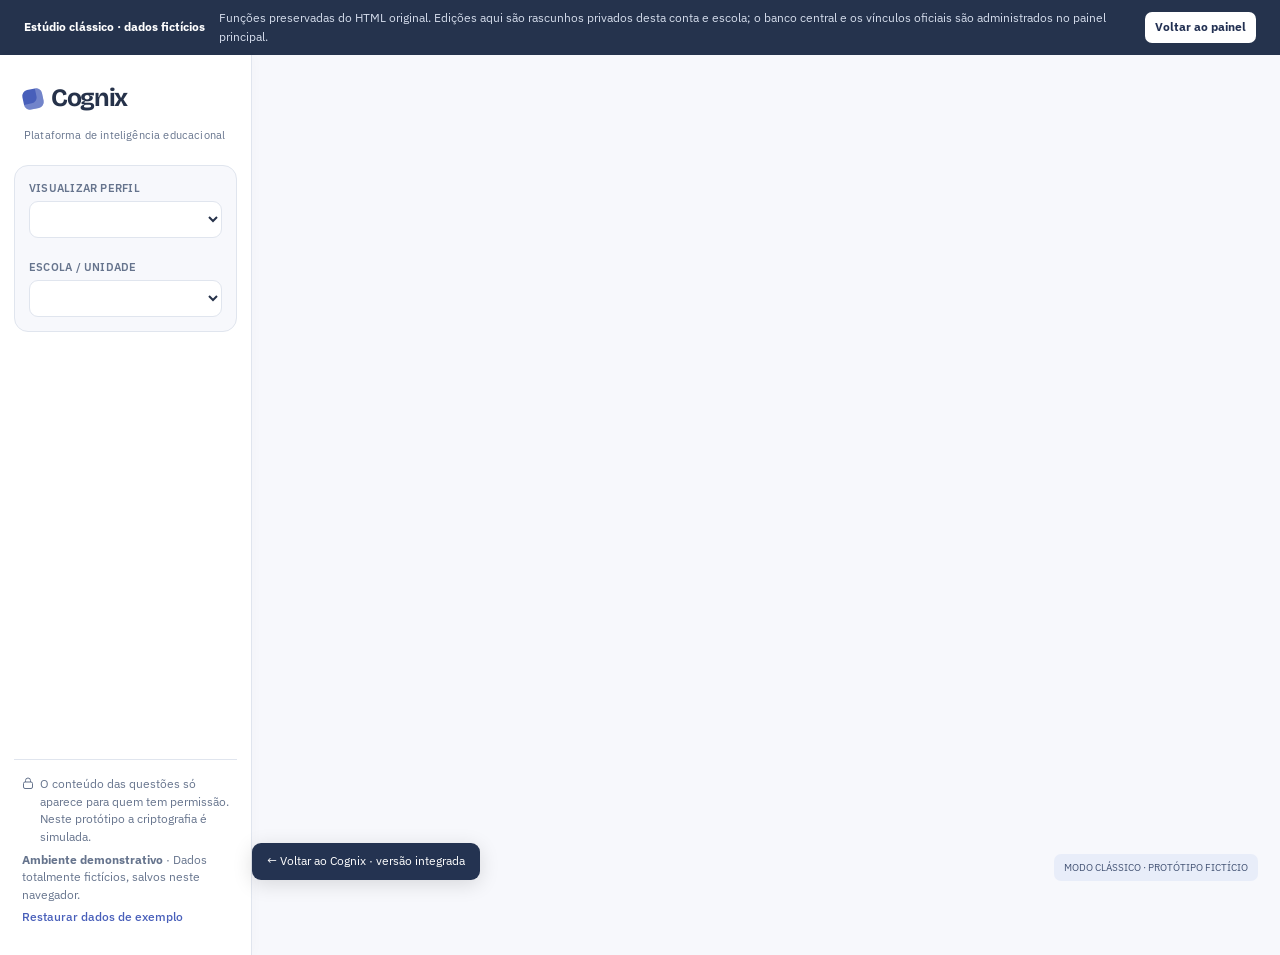
<file: frontend/studio_template.html>
<!DOCTYPE html>
<html lang="pt-BR">
<head>
<meta charset="utf-8">
<meta name="viewport" content="width=device-width, initial-scale=1">
<title>Cognix · Multi-escolas e gestão docente</title>
<link rel="preconnect" href="https://fonts.googleapis.com">
<link href="https://fonts.googleapis.com/css2?family=Bricolage+Grotesque:opsz,wght@12..96,600;12..96,700&family=IBM+Plex+Sans:wght@400;500;600&family=IBM+Plex+Mono:wght@400;500&display=swap" rel="stylesheet">
<style>
/* Layout: barra lateral com perfil de acesso + área de trabalho em grade; cor de lousa como acento */
:root{
  --bg:#f3f5f4; --surface:#ffffff; --ink:#18221e; --muted:#5d6b65; --line:#dce3e0;
  --accent:#445bb5; --accent-soft:#eaf0fe; --accent-ink:#ffffff;
  --good:#1d7a46; --warn:#a86a00; --bad:#b3372e; --good-bg:#e3f4ea; --warn-bg:#fbf0d9; --bad-bg:#fbe5e2;
  --chart2:#c58a1c;
  --display:"Bricolage Grotesque", "Segoe UI", system-ui, sans-serif;
  --body:"IBM Plex Sans", "Segoe UI", system-ui, sans-serif;
  --mono:"IBM Plex Mono", ui-monospace, monospace;
  color-scheme:light;
}
@media (prefers-color-scheme: dark){
  :root:not([data-theme="light"]){
    --bg:#111715; --surface:#19211e; --ink:#e4ece8; --muted:#94a39c; --line:#2b3632;
    --accent:#97a6fa; --accent-soft:#262e48; --accent-ink:#0d1512;
    --good:#5fd08e; --warn:#e8b04a; --bad:#f07a6e; --good-bg:#1a3326; --warn-bg:#3a2e14; --bad-bg:#3d1f1c;
    --chart2:#e8b04a; color-scheme:dark;
  }
}
:root[data-theme="dark"]{
  --bg:#111715; --surface:#19211e; --ink:#e4ece8; --muted:#94a39c; --line:#2b3632;
  --accent:#97a6fa; --accent-soft:#262e48; --accent-ink:#0d1512;
  --good:#5fd08e; --warn:#e8b04a; --bad:#f07a6e; --good-bg:#1a3326; --warn-bg:#3a2e14; --bad-bg:#3d1f1c;
  --chart2:#e8b04a; color-scheme:dark;
}
*{box-sizing:border-box}
html,body{height:100%;margin:0}
body{background:var(--bg);color:var(--ink);font:15px/1.5 var(--body)}
h1,h2,h3{font-family:var(--display);margin:0;text-wrap:balance;letter-spacing:-.01em}
h1{font-size:26px} h2{font-size:19px} h3{font-size:15px}
.app{display:grid;grid-template-columns:236px 1fr;min-height:100%}
nav.side{background:var(--surface);border-right:1px solid var(--line);padding:20px 12px;display:flex;flex-direction:column;gap:4px;position:sticky;top:0;height:100vh;overflow:auto}
.brand{font-family:var(--display);font-size:20px;font-weight:700;padding:0 10px 4px;display:flex;align-items:center;gap:8px}
.brand i{width:12px;height:12px;border-radius:3px;background:var(--accent);display:inline-block}
.school{font-size:12px;color:var(--muted);padding:0 10px 12px}
.who{margin:0 4px 12px;padding:10px;border:1px solid var(--line);border-radius:10px;display:flex;flex-direction:column;gap:6px;background:var(--bg)}
.who select{width:100%}
.who .papel{font-size:12px;color:var(--muted)}
#navlinks{display:flex;flex-direction:column;gap:2px}
nav.side a{display:flex;justify-content:space-between;align-items:center;padding:8px 10px;border-radius:8px;color:var(--ink);text-decoration:none;font-weight:500}
nav.side a:hover{background:var(--bg)}
nav.side a.on{background:var(--accent-soft);color:var(--accent)}
nav.side a small{font-family:var(--mono);font-size:11px;color:var(--muted)}
nav.side a small.alert{color:var(--bad);font-weight:600}
.side .foot{margin-top:auto;font-size:12px;color:var(--muted);padding:10px;display:flex;flex-direction:column;gap:6px}
.lock{display:flex;gap:6px;align-items:flex-start}
.lock svg{flex:none;margin-top:2px}
main{padding:24px 28px 60px;min-width:0;display:flex;flex-direction:column;gap:20px}
.head{display:flex;flex-wrap:wrap;gap:12px;align-items:flex-end;justify-content:space-between}
.head p{margin:4px 0 0;color:var(--muted)}
.row{display:flex;flex-wrap:wrap;gap:10px;align-items:center}
label.row{flex-wrap:nowrap;align-items:flex-start}
label.row input[type=checkbox]{margin-top:4px;flex:none}
.grid{display:grid;gap:16px}
.g4{grid-template-columns:repeat(auto-fit,minmax(170px,1fr))}
.g2{grid-template-columns:repeat(auto-fit,minmax(min(100%,430px),1fr))}
.span2{grid-column:1/-1}
.card{background:var(--surface);border:1px solid var(--line);border-radius:12px;padding:16px;min-width:0}
.card h2,.card h3{margin-bottom:10px}
.card .sub{margin:-4px 0 10px;color:var(--muted);font-size:13px}
.kpi .v{font-family:var(--display);font-size:30px;font-weight:700;font-variant-numeric:tabular-nums}
.kpi .l{color:var(--muted);font-size:13px}
.kpi .s{font-size:12px;color:var(--muted);margin-top:2px}
button{font:500 14px var(--body);border:1px solid var(--line);background:var(--surface);color:var(--ink);padding:8px 14px;border-radius:8px;cursor:pointer}
button:hover{border-color:var(--accent)}
button.pri{background:var(--accent);border-color:var(--accent);color:var(--accent-ink)}
button.pri:hover{filter:brightness(1.08)}
button.ghost{border-color:transparent;background:transparent;color:var(--muted);padding:6px 8px}
button.ghost:hover{color:var(--bad)}
button.link{border:0;background:none;color:var(--accent);padding:0;font-weight:500}
button:disabled{opacity:.55;cursor:wait}
:focus-visible{outline:2px solid var(--accent);outline-offset:2px}
select,input,textarea{font:14px var(--body);color:var(--ink);background:var(--surface);border:1px solid var(--line);border-radius:8px;padding:7px 10px}
textarea{width:100%;resize:vertical}
label.f{display:flex;flex-direction:column;gap:4px;font-size:13px;color:var(--muted);font-weight:500}
label.f > *{color:var(--ink)}
.tablewrap{overflow-x:auto}
table{border-collapse:collapse;width:100%;font-variant-numeric:tabular-nums}
th,td{padding:7px 10px;border-bottom:1px solid var(--line);text-align:left;white-space:nowrap}
th{font-size:12px;text-transform:uppercase;letter-spacing:.04em;color:var(--muted);font-weight:600;background:var(--surface);position:sticky;top:0;z-index:1}
td.num,th.num{text-align:right}
td.wrap{white-space:normal}
td input.simul{width:70px;text-align:right;font-family:var(--mono);padding:4px 6px}
td input.nota{width:62px;text-align:right;font-family:var(--mono);padding:4px 6px}
td input.nota.low{border-color:var(--bad);color:var(--bad)}
table.heat td.h{text-align:center;font-family:var(--mono);font-size:13px;min-width:56px}
table.heat th{white-space:normal;min-width:56px;vertical-align:bottom}
.pill{display:inline-block;padding:2px 9px;border-radius:99px;font-size:12px;font-weight:600;white-space:nowrap}
.pill.ok{background:transparent;color:var(--muted);border:1px solid var(--line)}
.pill.good{background:var(--good-bg);color:var(--good)}
.pill.rec{background:var(--warn-bg);color:var(--warn)}
.pill.rep{background:var(--bad-bg);color:var(--bad)}
.pill.n{background:var(--bg);color:var(--muted);border:1px solid var(--line)}
.tag{font-family:var(--mono);font-size:11px;padding:2px 7px;border-radius:5px;background:var(--bg);border:1px solid var(--line);color:var(--muted);white-space:nowrap}
.muted{color:var(--muted)}
.mono{font-family:var(--mono)}
svg text{fill:var(--muted);font:11px var(--mono)}
svg .ax{stroke:var(--line)}
.stats td{font-family:var(--mono)}
.stats td:first-child{font-family:var(--body);color:var(--muted)}
.qlist{display:flex;flex-direction:column;gap:10px}
.q{border:1px solid var(--line);border-radius:10px;padding:12px 14px;background:var(--surface);display:flex;flex-direction:column;gap:6px}
.q .meta{display:flex;flex-wrap:wrap;gap:6px;align-items:center}
.q .enun{white-space:pre-wrap}
.q .enun.locked{color:var(--muted);font-style:italic;display:flex;gap:6px;align-items:center}
.q ol{margin:2px 0 0;padding-left:22px}
.q ol li.ok{color:var(--good);font-weight:600}
.d-fácil{color:var(--good)} .d-média{color:var(--warn)} .d-difícil{color:var(--bad)}
.overlay{position:fixed;inset:0;background:rgba(10,16,14,.45);display:none;align-items:flex-start;justify-content:center;padding:40px 16px;overflow:auto;z-index:20}
.overlay.on{display:flex}
.modal{background:var(--surface);border-radius:14px;padding:20px;width:min(680px,100%);display:flex;flex-direction:column;gap:12px;border:1px solid var(--line)}
.prova{background:#fff;color:#111;border-radius:6px;padding:36px 44px;font-family:Georgia,"Times New Roman",serif;line-height:1.55;border:1px solid var(--line)}
.prova h1{font-family:Georgia,serif;font-size:21px;text-align:center}
.prova .cab{display:grid;grid-template-columns:1fr 1fr;gap:6px 20px;border:1px solid #333;padding:10px 14px;margin:14px 0;font-size:14px}
.prova .it{margin:18px 0;break-inside:avoid}
.prova .alt{margin:4px 0 0 18px}
.prova .linhas{border-bottom:1px solid #999;height:26px}
.prova .gab{color:#445bb5;font-weight:bold}
.prova .nova{font:11px var(--mono);color:#a86a00;margin-left:6px}
.note{border-left:3px solid var(--accent);background:var(--accent-soft);padding:10px 14px;border-radius:0 8px 8px 0;font-size:14px}
.note.warn{border-color:var(--warn);background:var(--warn-bg)}
.note p{margin:0 0 6px} .note p:last-child{margin:0}
.aiout{white-space:pre-wrap;font-size:14px;line-height:1.6}
.toast{position:fixed;bottom:18px;right:18px;background:var(--ink);color:var(--bg);padding:10px 16px;border-radius:8px;font-size:14px;opacity:0;transition:opacity .2s;z-index:30;pointer-events:none}
.toast.on{opacity:1}
.spin{display:inline-block;width:12px;height:12px;border:2px solid currentColor;border-right-color:transparent;border-radius:50%;animation:sp .8s linear infinite;vertical-align:-1px}
@keyframes sp{to{transform:rotate(360deg)}}
@media (prefers-reduced-motion: reduce){.spin{animation:none}.toast{transition:none}}
.arch pre{font:12.5px/1.5 var(--mono);background:var(--bg);border:1px solid var(--line);border-radius:8px;padding:12px;overflow-x:auto;margin:0}
.arch ul,.arch ol{margin:0;padding-left:18px}
.arch li{margin:4px 0}
.arch p{margin:0 0 8px}
.legend{display:flex;gap:14px;font-size:12px;color:var(--muted);flex-wrap:wrap;margin-top:6px}
.legend span::before{content:"";display:inline-block;width:10px;height:10px;border-radius:2px;margin-right:5px;vertical-align:-1px;background:var(--c)}
.yes{color:var(--good);font-weight:600} .no{color:var(--muted)}
table.wk{table-layout:fixed;min-width:820px} table.wk th:first-child{width:72px}
table.wk td{vertical-align:top;min-width:150px;white-space:normal;padding:6px}
.aula{display:block;width:100%;text-align:left;border:1px solid var(--line);border-left:4px solid var(--tc);padding:6px 8px;margin-bottom:4px;background:var(--bg);border-radius:6px;font-size:13px;line-height:1.4;font-weight:400}
.aula.dada{opacity:.75} .aula.cancelada{opacity:.55;text-decoration:line-through}
.dot{display:inline-block;width:9px;height:9px;border-radius:50%;margin-right:6px}
.alt-btn{text-align:left;font-weight:400;background:var(--surface)}
.alt-btn:disabled{cursor:default;opacity:1}
.blocked{display:flex;flex-direction:column;align-items:center;gap:8px;text-align:center;padding:40px 20px;color:var(--muted)}
.qgrid{grid-template-columns:minmax(0,1fr) 300px;align-items:start}
.gloss{display:grid;grid-template-columns:minmax(160px,220px) 1fr;gap:6px 16px;margin:0;font-size:14px}
.gloss dt{font-weight:600}
.gloss dd{margin:0;color:var(--muted)}
.dom{display:inline-flex;gap:4px;align-items:center;border-radius:6px;padding:4px 9px;font-size:13px;border:1px solid var(--line)}
.dom.c{background:var(--accent-soft);border-color:color-mix(in srgb,var(--accent) 40%,transparent);color:var(--accent)}
.dom.d{background:color-mix(in srgb,var(--chart2) 14%,transparent);border-color:color-mix(in srgb,var(--chart2) 40%,transparent)}
.dom.n{border-style:dashed;color:var(--muted)}
.dom small{font-size:10px;color:var(--muted)}
section.card{scroll-margin-top:16px}
table.areas td{white-space:normal;vertical-align:top;padding:4px}
.cel{display:block;width:100%;text-align:left;border:1px solid var(--line);border-radius:8px;padding:8px 10px;font-weight:400;line-height:1.35;min-width:150px}
.addcel{width:100%;border:1px dashed var(--line)!important;color:var(--muted)!important;font-size:12px;padding:10px 4px!important}
.addcel:hover{color:var(--accent)!important;border-color:var(--accent)!important}
ul.simples{margin:10px 0 0;padding-left:18px;font-size:14px;display:flex;flex-direction:column;gap:4px}
.lbl{font-size:13px;font-weight:600;color:var(--muted);margin-bottom:6px}
input[type=range]{accent-color:var(--accent);padding:0}
.brandrow{display:flex;align-items:center;justify-content:space-between}
.menubtn{display:none;color:var(--ink)!important}
details.adv{background:var(--surface);border:1px solid var(--line);border-radius:12px}
details.adv > summary{cursor:pointer;padding:14px 16px;font-family:var(--display);font-weight:600;font-size:17px;list-style:none;display:flex;justify-content:space-between;align-items:center}
details.adv > summary::-webkit-details-marker{display:none}
details.adv > summary::after{content:"Mostrar";font:500 13px var(--body);color:var(--accent)}
details.adv[open] > summary::after{content:"Ocultar"}
details.adv > .advbody{padding:0 16px 16px;display:flex;flex-direction:column;gap:16px}
.explica{font-size:12px;color:var(--muted);margin-top:4px}
.hero{display:flex;flex-direction:column;gap:6px}
.hero p{margin:0;color:var(--muted);max-width:70ch}
.bar{height:8px;border-radius:99px;background:var(--line);overflow:hidden}
.bar > i{display:block;height:100%;background:var(--accent);border-radius:99px}
.steps{display:flex;gap:8px;flex-wrap:wrap}
.steps a{font-size:13px;text-decoration:none;color:var(--ink);border:1px solid var(--line);border-radius:99px;padding:4px 12px;background:var(--surface)}
.steps a b{color:var(--accent);margin-right:4px}
.list{display:flex;flex-direction:column;gap:8px}
.item{border:1px solid var(--line);border-radius:10px;padding:10px 12px;display:flex;flex-direction:column;gap:4px;background:var(--surface)}
.item .top{display:flex;gap:8px;align-items:center;flex-wrap:wrap}
.item .top .push{margin-left:auto}
.chips{display:flex;flex-wrap:wrap;gap:6px}
.chip{display:inline-flex;align-items:center;gap:6px;border:1px solid var(--line);border-radius:99px;padding:4px 10px;font-size:13px;cursor:pointer;background:var(--surface)}
.chip input{margin:0}
.chip:has(input:checked){border-color:var(--accent);background:var(--accent-soft);color:var(--accent)}
.fb button.on{border-color:var(--accent);background:var(--accent-soft);color:var(--accent)}
.hint{font-size:12px;color:var(--muted);min-height:16px}
.hint b{color:var(--ink)}
@media (max-width:760px){
  .app{grid-template-columns:1fr}
  nav.side{position:sticky;top:0;z-index:10;height:auto;border-right:0;border-bottom:1px solid var(--line);padding:10px 12px}
  .menubtn{display:inline-block;border:1px solid var(--line)}
  .school,.who .papel{display:none}
  .who{margin:6px 0}
  #navlinks{display:none}
  nav.side.open #navlinks{display:flex}
  .head{align-items:stretch}
  .head .row > *{flex:1 1 auto}
  .kpi .v{font-size:24px}
  .qgrid{grid-template-columns:1fr}
  .gloss{grid-template-columns:1fr}
  .gloss dd{margin-bottom:6px}
  .side .foot{display:none}
  main{padding:16px}
  .prova{padding:20px}
}

/* Cognix 2.0 – interface sóbria, hierarquia visual e navegação entre instituições */
:root{--bg:#f6f8fa;--surface:#ffffff;--ink:#152b2b;--muted:#61717a;--line:#e4e9ec;--accent:#167a61;--accent-soft:#eaf7f2;--accent-ink:white;--display:"Bricolage Grotesque",system-ui,sans-serif}
@media(prefers-color-scheme:dark){:root:not([data-theme="light"]){--bg:#101818;--surface:#192524;--ink:#edf6f1;--muted:#a3b4b0;--line:#2b3a39;--accent:#66d6ac;--accent-soft:#193b32;--accent-ink:#09231b}}
:root[data-theme="dark"]{--bg:#101818;--surface:#192524;--ink:#edf6f1;--muted:#a3b4b0;--line:#2b3a39;--accent:#66d6ac;--accent-soft:#193b32;--accent-ink:#09231b}
body{font-size:14px;line-height:1.55;-webkit-font-smoothing:antialiased}
.app{grid-template-columns:252px minmax(0,1fr)}
nav.side{padding:24px 14px 16px;gap:9px;box-shadow:2px 0 12px rgba(25,45,45,.018)}
.brand{font-size:25px;letter-spacing:-.055em;padding:0 9px}.brand i{width:20px;height:20px;border-radius:6px;transform:rotate(-12deg);box-shadow:inset -6px -6px 0 rgba(255,255,255,.23)}
.school{padding:0 10px 12px;font-size:11px;letter-spacing:.015em}
.who{background:var(--bg);margin:0 0 8px;padding:14px;border-color:var(--line);border-radius:14px;gap:7px}
.who label.f{font-size:11px;letter-spacing:.02em;text-transform:uppercase;font-weight:600}
.who select{background:var(--surface);font-size:12px;padding:9px 8px;border-radius:9px;max-width:100%;text-transform:none;letter-spacing:0}
.who .papel{display:block;color:var(--muted);font-size:11px;line-height:1.4;letter-spacing:0}
.nav-group{margin:6px 0}.nav-group-title{padding:12px 12px 8px;font-size:10px;font-weight:700;letter-spacing:.12em;color:var(--muted)}
#navlinks{gap:1px}nav.side a{padding:10px 12px;margin:1px 0;font-weight:500;font-size:13px;border-radius:10px;gap:8px}
.navitem-label{display:inline-flex;align-items:center;gap:11px}.nav-icon{display:inline-flex;align-items:center;justify-content:center;color:var(--muted);width:19px;font-size:16px;font-weight:400}
nav.side a.on{font-weight:600}nav.side a.on .nav-icon{color:var(--accent)}
nav.side .foot{border-top:1px solid var(--line);padding:15px 8px;margin-top:auto;line-height:1.45}
main{padding:0 32px 48px;gap:20px;max-width:1640px;width:100%;margin:0 auto}
main > .head{padding-top:4px}h1{font-size:clamp(26px,3vw,34px);letter-spacing:-.055em}h2{font-size:18px;letter-spacing:-.025em}
.head{gap:14px}.head p{font-size:13px;max-width:85ch}.eyebrow{font-size:10px;color:var(--accent);font-weight:700;letter-spacing:.14em;margin-bottom:4px;text-transform:uppercase}
.card{border:1px solid var(--line);border-radius:15px;padding:20px;box-shadow:0 4px 20px rgba(32,50,53,.025)}
.grid{gap:14px}.g4{grid-template-columns:repeat(auto-fit,minmax(180px,1fr))}
.kpi{background:var(--surface)}.kpi .v{font-size:33px;letter-spacing:-.055em;padding:5px 0}.kpi .l{font-size:12px;font-weight:600}.kpi .s,.explica{font-size:12px;color:var(--muted)}
button,select,input,textarea{border-radius:9px}button{transition:background .15s,border-color .15s,transform .15s}button:active{transform:translateY(1px)}button.pri{box-shadow:0 2px 6px rgba(18,94,73,.12)}
.card .sub{font-size:12px;margin:-3px 0 15px}.item{border-radius:10px}.tablewrap{border-radius:9px}table{font-size:13px}th{font-size:10px;letter-spacing:.065em;background:var(--surface)}th,td{padding:11px 12px}tbody tr:hover{background:color-mix(in srgb,var(--accent) 3%,transparent)}
.workspace-bar{margin:0 -32px 4px;padding:15px 32px;display:flex;align-items:center;justify-content:space-between;gap:20px;min-height:75px;background:color-mix(in srgb,var(--surface) 93%,var(--bg));border-bottom:1px solid var(--line);flex-wrap:wrap}
.workspace-context{display:flex;align-items:center;gap:11px}.workspace-context>span:last-child{display:flex;flex-direction:column;gap:1px}.workspace-context small{font-size:9px;color:var(--muted);font-weight:700;letter-spacing:.12em}.workspace-context b{font-size:13px;font-weight:600}.workspace-icon{height:36px;width:36px;border:1px solid var(--line);border-radius:10px;background:var(--surface);display:grid;place-items:center;font-size:17px;color:var(--accent)}
.workspace-switch{display:flex;gap:5px;background:var(--bg);padding:4px;border:1px solid var(--line);border-radius:11px;flex-wrap:wrap}.school-tab{background:transparent;border:none;font-size:12px;padding:7px 11px;display:flex;align-items:center;gap:6px;color:var(--muted)}.school-tab.on{background:var(--surface);color:var(--ink);font-weight:700;box-shadow:0 1px 5px rgba(15,40,35,.08)}.school-tab:hover{border-color:transparent;background:var(--surface)}.school-dot{display:inline-block;width:8px;height:8px;border-radius:50%;flex:none}
.mini-school-row{display:flex;flex-wrap:wrap;gap:9px}.mini-school{display:flex;align-items:center;gap:8px;text-align:left;border:1px solid var(--line);padding:11px 13px;min-width:150px;flex:1 1 180px;max-width:290px;background:var(--surface)}.mini-school.active{border-color:var(--accent);background:var(--accent-soft)}.mini-school b{white-space:nowrap;font-size:12px}.mini-school small{color:var(--muted);font-size:11px}.wave{color:#dba045;font-size:19px;vertical-align:middle}
.campus-grid{display:grid;grid-template-columns:repeat(auto-fit,minmax(235px,1fr));gap:14px}.campus-card{min-height:206px;padding:21px;background:var(--surface);text-align:left;border:1px solid var(--line);border-radius:16px;display:flex;flex-direction:column;gap:5px;align-items:flex-start;box-shadow:0 4px 18px rgba(20,40,40,.025)}.campus-card.selected{border-color:var(--campus);box-shadow:0 0 0 1px var(--campus) inset}.campus-card:hover{border-color:var(--campus)}.campus-card>b{font:700 21px var(--display);letter-spacing:-.04em}.campus-card-head{display:flex;width:100%;justify-content:space-between;align-items:center;margin-bottom:9px}.campus-letter{width:40px;height:40px;border-radius:11px;display:grid;place-items:center;background:color-mix(in srgb,var(--campus) 14%,var(--surface));color:var(--campus);font-weight:700;font-size:18px}.campus-metrics{display:flex;gap:24px;margin:12px 0 5px;color:var(--muted);font-size:12px}.campus-metrics strong{color:var(--ink);font-size:16px}.campus-card .chips{margin-top:auto}
.section-title{display:flex;align-items:flex-start;justify-content:space-between;gap:10px;margin-bottom:14px}.section-title h2{margin-bottom:4px}.section-title .sub{margin:0}
.subject-pill{display:inline-block;background:var(--accent-soft);color:var(--accent);border-radius:7px;padding:4px 9px;font-size:12px;font-weight:600;margin:2px 4px 2px 0}.teacher-assignment{max-width:250px;width:100%;background:var(--surface)}
.assignbar{display:flex;align-items:end;flex-wrap:wrap;gap:12px}.assignbar label.f{flex:1;min-width:160px}.assignbar select{width:100%}.assignbar .pri{min-height:37px}
.lightbtn{background:var(--accent-soft);border-color:transparent;color:var(--accent);font-size:12px;font-weight:600}
.profile-hero{display:flex;align-items:center;gap:18px}.profile-hero h2{font-size:24px;margin:0}.profile-hero p{margin:2px 0 8px;color:var(--muted)}.avatar{display:grid;place-items:center;border-radius:12px;background:var(--accent-soft);color:var(--accent);font-weight:700}.avatar.large{width:74px;height:74px;font-size:26px;flex:none;border-radius:18px}
.form-grid{display:grid;grid-template-columns:repeat(2,minmax(0,1fr));gap:14px}.form-grid label.f{gap:6px}.form-grid .span-full{grid-column:1/-1}.form-grid input,.form-grid textarea{width:100%;padding:10px 12px}
.plan-price{display:flex;align-items:baseline;gap:5px;padding:13px 0 5px}.plan-price>b{font:700 38px var(--display);letter-spacing:-.05em}.plan-price span{color:var(--muted);font-size:12px}.plan-feature{border-bottom:1px solid var(--line);font-size:13px;padding:12px 0}
@media(max-width:900px){.app{grid-template-columns:218px minmax(0,1fr)}main{padding:0 20px 30px}.workspace-bar{margin:0 -20px 4px;padding:12px 20px}.mini-school{max-width:none}}
@media(max-width:760px){.app{grid-template-columns:1fr}nav.side{padding:10px 13px;height:auto}.brand{font-size:22px}nav.side .foot{display:none}.who{padding:10px;margin-bottom:0}.who .papel{display:block}main{padding:0 15px 32px}.workspace-bar{margin:0 -15px 3px;padding:12px 15px}.workspace-context{display:none}.workspace-switch{width:100%;overflow:auto;flex-wrap:nowrap}.school-tab{white-space:nowrap}.form-grid{grid-template-columns:1fr}.form-grid .span-full{grid-column:auto}.profile-hero{flex-wrap:wrap}.mini-school{min-width:100%}nav.side.open #navlinks{max-height:65vh;overflow:auto}.card{padding:15px}.campus-grid{grid-template-columns:1fr}}

.studio-back{position:fixed;bottom:20px;left:252px;z-index:16;background:#243351;color:#fff;text-decoration:none;padding:9px 15px;border-radius:9px;font-size:12px;box-shadow:0 4px 20px #0002}.studio-watermark{position:fixed;bottom:19px;right:22px;background:#e8edf9;color:#435374;border-radius:7px;padding:6px 10px;font-size:10px;z-index:11}@media(max-width:760px){.studio-back{left:15px;bottom:12px}.studio-watermark{display:none}}

.studio-notice{display:flex;gap:14px;justify-content:space-between;align-items:center;flex-wrap:wrap;background:#25334d;color:#fff;padding:9px 24px;font-size:12px}
.studio-notice span{color:#d5ddec;flex:1;min-width:220px}
.studio-notice a{background:#fff;color:#233153;font-weight:700;border-radius:7px;padding:6px 10px;text-decoration:none}
:root{--bg:#f7f8fc;--accent:#485fba;--accent-soft:#e9edfa;--line:#e0e5ee;--ink:#26324a;--muted:#66748d}
</style>
</head>
<body>
<div class="studio-notice"><b>Estúdio clássico · dados fictícios</b><span>Funções preservadas do HTML original. Edições aqui são rascunhos privados desta conta e escola; o banco central e os vínculos oficiais são administrados no painel principal.</span><a href="/">Voltar ao painel</a></div>
<div class="app">
  <nav class="side" id="nav">
    <div class="brandrow"><div class="brand"><i></i>Cognix</div><button class="ghost menubtn" id="menuBtn" aria-expanded="false" aria-controls="navlinks">Menu</button></div>
    <div class="school">Plataforma de inteligência educacional</div>
    <div class="who"><label class="f" for="perfil">Visualizar perfil<select id="perfil"></select></label><div class="papel" id="papel"></div><label class="f" for="escolaAtiva" style="margin-top:7px">Escola / unidade<select id="escolaAtiva"></select></label></div>
    <div id="navlinks"></div>
    <div class="foot">
      <div class="lock"><svg width="12" height="12" viewBox="0 0 12 12" aria-hidden="true"><rect x="1.5" y="5" width="9" height="6.5" rx="1.5" fill="none" stroke="currentColor"/><path d="M3.5 5V3.5a2.5 2.5 0 0 1 5 0V5" fill="none" stroke="currentColor"/></svg><span>O conteúdo das questões só aparece para quem tem permissão. Neste protótipo a criptografia é simulada.</span></div>
      <span><b>Ambiente demonstrativo</b> · Dados totalmente fictícios, salvos neste navegador.</span>
      <button class="link" id="reset" style="align-self:flex-start;font-size:12px">Restaurar dados de exemplo</button>
    </div>
  </nav>
  <main id="main"></main>
</div>
<div class="overlay" id="ov"><div class="modal" id="modal"></div></div>
<div class="toast" id="toast"></div><a class="studio-back" href="/">← Voltar ao Cognix · versão integrada</a><div class="studio-watermark">MODO CLÁSSICO · PROTÓTIPO FICTÍCIO</div>

<script>
/* ================= utilidades ================= */
const $ = s => document.querySelector(s);
const $$ = s => [...document.querySelectorAll(s)];
const esc = s => String(s ?? "").replace(/[&<>"]/g, c => ({"&":"&amp;","<":"&lt;",">":"&gt;",'"':"&quot;"}[c]));
const uid = p => p + Math.random().toString(36).slice(2, 8);
const fmt = (x, d=2) => (x == null || isNaN(x)) ? "—" : x.toLocaleString("pt-BR", {minimumFractionDigits:d, maximumFractionDigits:d});
const clamp = (x,a=0,b=10) => Math.max(a,Math.min(b,x));
const r1 = x => Math.round(x*10)/10;
function toast(m){ const t=$("#toast"); t.textContent=m; t.classList.add("on"); clearTimeout(t._h); t._h=setTimeout(()=>t.classList.remove("on"),2400); }
function mulberry(a){return function(){a|=0;a=a+0x6D2B79F5|0;let t=Math.imul(a^a>>>15,1|a);t=t+Math.imul(t^t>>>7,61|t)^t;return((t^t>>>14)>>>0)/4294967296}}
const LOCK = `<svg width="12" height="12" viewBox="0 0 12 12" aria-hidden="true"><rect x="1.5" y="5" width="9" height="6.5" rx="1.5" fill="none" stroke="currentColor"/><path d="M3.5 5V3.5a2.5 2.5 0 0 1 5 0V5" fill="none" stroke="currentColor"/></svg>`;
const heat = v => v==null||isNaN(v) ? "" : `background:color-mix(in srgb, ${v<4?"var(--bad)":v<6?"var(--warn)":"var(--accent)"} ${v<4?36:v<6?30:v>=8?34:14}%, transparent)`;

/* ================= estatística ================= */
const S = {
  mean: a => a.length ? a.reduce((s,x)=>s+x,0)/a.length : NaN,
  q(a,p){ if(!a.length) return NaN; const s=[...a].sort((x,y)=>x-y); const i=(s.length-1)*p, lo=Math.floor(i), hi=Math.ceil(i); return s[lo]+(s[hi]-s[lo])*(i-lo); },
  median: a => S.q(a,.5),
  variance(a){ if(a.length<2) return NaN; const m=S.mean(a); return a.reduce((s,x)=>s+(x-m)**2,0)/(a.length-1); },
  sd: a => Math.sqrt(S.variance(a)),
  dm(a){ const m=S.mean(a); return a.length ? a.reduce((s,x)=>s+Math.abs(x-m),0)/a.length : NaN; },
  skew(a){ const n=a.length; if(n<3) return NaN; const m=S.mean(a), s=S.sd(a); return n/((n-1)*(n-2))*a.reduce((t,x)=>t+((x-m)/s)**3,0); },
  mode(a){ const c={}; a.forEach(x=>{const k=(Math.round(x*2)/2).toFixed(1); c[k]=(c[k]||0)+1}); let b=null,n=0; for(const k in c) if(c[k]>n){n=c[k];b=+k} return b; },
  corr(x,y){ const mx=S.mean(x),my=S.mean(y); let a=0,b=0,c=0; for(let i=0;i<x.length;i++){a+=(x[i]-mx)*(y[i]-my);b+=(x[i]-mx)**2;c+=(y[i]-my)**2} return a/Math.sqrt(b*c); },
  describe(a){
    const m=S.mean(a), sd=S.sd(a), q1=S.q(a,.25), q3=S.q(a,.75);
    return {n:a.length, mean:m, median:S.median(a), mode:S.mode(a), sd, dm:S.dm(a), variance:S.variance(a), cv: sd/m*100,
      min:Math.min(...a), max:Math.max(...a), amp:Math.max(...a)-Math.min(...a), q1, q3, iqr:q3-q1, skew:S.skew(a)};
  }
};

/* ================= domínio ================= */
const AREAS = {"Matemática":"Matemática e suas Tecnologias","Física":"Ciências da Natureza e suas Tecnologias","Química":"Ciências da Natureza e suas Tecnologias","Biologia":"Ciências da Natureza e suas Tecnologias","Linguagens":"Linguagens, Códigos e suas Tecnologias","Português":"Linguagens, Códigos e suas Tecnologias","História":"Ciências Humanas e suas Tecnologias","Geografia":"Ciências Humanas e suas Tecnologias"};
const areaDe = d => AREAS[d] || "Outra área";
const TEMA_DISC = {"Equações do 2º grau":"Matemática","Funções":"Matemática","Teorema de Pitágoras":"Matemática","Geometria":"Matemática","Estatística":"Matemática","Porcentagem":"Matemática",
  "Cinemática":"Física","Leis de Newton":"Física","Energia":"Física","Eletromagnetismo":"Física","Associação de resistores":"Física","Eletrodinâmica":"Física",
  "Estequiometria":"Química","Termoquímica (entalpia)":"Química","Soluções":"Química",
  "Citologia":"Biologia","Genética":"Biologia","Ecologia":"Biologia","Fisiologia humana":"Biologia",
  "Interpretação de texto":"Linguagens","Gramática":"Linguagens","Gêneros textuais":"Linguagens","Literatura brasileira":"Linguagens",
  "Cartografia":"Geografia","Climatologia":"Geografia","Geografia urbana":"Geografia","Geopolítica":"Geografia"};
const SERIES = [["9º ano EF","9º ano"],["1ª série EM","1ª série"],["2ª série EM","2ª série"],["3ª série EM","3ª série"]];
const AREA_GRUPOS = [["Ciências da Natureza",["Biologia","Física","Química"]],["Ciências Humanas",["Geografia"]],["Linguagens",["Linguagens"]],["Matemática",["Matemática"]]];
const AREA_DE_DISC = Object.fromEntries(AREA_GRUPOS.flatMap(([a,ds])=>ds.map(d=>[d,a])));
const TIPOS = {multipla:"Múltipla escolha", discursiva:"Discursiva", vf:"Verdadeiro ou falso"};
const ANOS = ["9º ano","1ª série","2ª série","3ª série"];
const HOJE = "2026-11-16";
const DIAS = ["Segunda","Terça","Quarta","Quinta","Sexta"];
const DATAS = ["2026-11-16","2026-11-17","2026-11-18","2026-11-19","2026-11-20"];
const SLOTS_PADRAO = [["07:30","08:20"],["08:20","09:10"],["09:10","10:00"],["10:20","11:10"],["11:10","12:00"]];
let SLOTS = SLOTS_PADRAO;
const dataBR = d => d ? d.slice(8,10)+"/"+d.slice(5,7) : "";
const futura = v => v.data && v.data > HOJE;
const eventosNoDia = d => (DB?.config?.calendario||[]).filter(e=>e.inicio<=d && d<=e.fim);
const feriadoDe = d => eventosNoDia(d).find(e=>e.tipo==="Feriado"||e.tipo==="Recesso");
const tipoAv = v => (DB.config.tipos||[]).find(t=>normKey(v.nome).split(" ")[0]===normKey(t.tipo).split(" ")[0]);
const pesoLabel = v => DB.config.modo==="pontos" ? `${fmt(v.peso, v.peso%1?1:0)} pts` : `peso ${v.peso}`;
function aplicarModelo(){ let n=0; DB.turmas.forEach(t=>t.avaliacoes.forEach(v=>{ const tp=tipoAv(v); if(!tp) return; const novo = DB.config.modo==="pontos"?tp.valor:tp.peso; if(v.peso!==novo){ v.peso=novo; n++; } })); return n; }

const prof = (nome, disc, fem) => ({tipo:"prof", nome, disc:[disc], papel:`${fem?"Professora":"Professor"} de ${disc} · vê só as próprias turmas`});
const PERFIS = {
  "prof-mat": prof("Prof. André","Matemática"),
  "prof-fis": {tipo:"prof", nome:"Prof. Rafael Monteiro", disc:["Física","Matemática"], papel:"Professor independente · assinatura individual (demonstração)", email:"rafael.monteiro@cognix.invalid", telefone:"(00) 90000-0000", formacao:"Licenciatura em Física e Matemática", bio:"Educação científica, experimentação e aprendizagem baseada em problemas."},
  "prof-qui": prof("Prof. Jorge Costa","Química"),
  "prof-bio": prof("Prof. Victor Leal","Biologia"),
  "prof-lin": prof("Profa. Mila","Linguagens",true),
  "prof-geo": prof("Profa. Leonan Lopes","Geografia",true),
  "coord":    {tipo:"coord", nome:"Coordenação pedagógica", papel:"Coordenação, orientação e direção · acesso institucional completo"},
  "aluno":    {tipo:"aluno", nome:"Aluna: Alice Fontes", papel:"Aluna da 3ª Série A · vê as próprias notas e estatísticas agregadas da turma", alunoId:"m0"}
};
const NAV = [
  {v:"painel", l:"Painel", r:["prof"]},
  {v:"escolas", l:"Minhas escolas", r:["prof"]},
  {v:"minhaconta", l:"Meu cadastro e assinatura", r:["prof"]},
  {v:"equipe", l:"Professores e vínculos", r:["coord"]},
  {v:"institucional", l:"Visão institucional", r:["coord"]},
  {v:"agenda", l:"Minha semana", r:["prof"]},
  {v:"cronograma", l:"Cronogramas", r:["coord"]},
  {v:"notas", l:"Notas da turma", lc:"Lançar notas", r:["prof","coord"]},
  {v:"desempenho", l:"Desempenho", r:["prof","coord"]},
  {v:"diagnostico", l:"Diagnóstico por tópico", r:["prof","coord"], badge:"alertas"},
  {v:"trilha", l:"Trilha ENEM · 3ª série", r:["prof","coord"]},
  {v:"questoes", l:"Banco de questões", lc:"Questões geradas por IA", r:["prof","coord"], badge:"questoes"},
  {v:"provas", l:"Provas com IA", r:["prof"]},
  {v:"inicio", l:"Início", r:["aluno"]},
  {v:"minhatrilha", l:"Minha Trilha ENEM", r:["aluno"]},
  {v:"vocacao", l:"Vocação", r:["aluno"]},
  {v:"praticar", l:"Praticar", r:["aluno"]},
  {v:"meudesempenho", l:"Meu desempenho", r:["aluno"]},
  {v:"boletim", l:"Notas da escola", r:["aluno"]},
  {v:"preciso", l:"Quanto preciso tirar", r:["aluno"]},
  {v:"configuracoes", l:"Configurações", r:["coord"]},
  {v:"projeto", l:"Projeto do sistema", r:["prof","coord"]}
];

/* ================= dados de exemplo ================= */
const NOMES9 = ["Ana Beatriz Souza","Bruno Oliveira","Caio Santana","Camila Rocha","Daniel Pires","Davi Nascimento","Eduarda Lima","Enzo Carvalho","Fernanda Alves","Gabriel Moreira","Giovana Teixeira","Heitor Barbosa","Isabela Cunha","João Pedro Reis","Júlia Mendes","Kauã Ribeiro","Larissa Freitas","Lucas Gomes","Maria Clara Dias","Matheus Araújo","Nicole Prado","Pedro Henrique Lopes","Rafaela Castro","Samuel Vieira","Sofia Monteiro","Thiago Batista","Valentina Ramos","Yasmin Correia"];
const NOMES1 = ["Adriano Melo","Beatriz Farias","Carlos Eduardo Paiva","Débora Queiroz","Emanuel Sales","Flávia Rezende","Guilherme Brito","Helena Duarte","Igor Fontana","Jéssica Matos","Leonardo Cruz","Lívia Antunes","Marcelo Tavares","Natália Bastos","Otávio Leal","Paula Siqueira","Renan Coelho","Sabrina Guedes","Tiago Moura","Vitória Campos","Wesley Andrade","Yara Pinheiro"];
const NOMES2 = ["Amanda Rocha","Bernardo Lima","Carla Menezes","Danilo Prates","Ester Calmon","Fábio Nunes","Gisele Ramos","Hugo Barreto","Iara Moura","Jonas Teles","Kelly Andrade","Leandro Pinto","Mariana Seixas","Nathan Souza","Patrícia Lobo","Rafael Couto","Sílvia Matos","Tales Rebouças","Úrsula Dias","Vitor Pena","Wanda Brito","Yuri Campos","Zilda Freire","Otto Galvão"];
const NOMES3 = ["Alice Fontes","Arthur Neves","Bianca Lacerda","Breno Sampaio","Cecília Porto","Diego Amaral","Elisa Rangel","Felipe Barreto","Gabriela Viana","Henrique Torres","Ingrid Moraes","João Vitor Peixoto","Karina Aguiar","Luan Medeiros","Manuela Cardoso","Murilo Fagundes","Olívia Brandão","Rodrigo Esteves","Sara Valente","Vinícius Lobo","Laura Bittencourt","Miguel Assunção","Rebeca Saldanha","Caio Henrique Dantas"];
const TEMA_DIF = {"Equações do 2º grau":0,"Funções":-0.7,"Teorema de Pitágoras":0.5,"Geometria":-0.3,"Estatística":-0.1,"Porcentagem":0.4,"Cinemática":0.2,"Leis de Newton":-0.4,"Energia":0,"Eletromagnetismo":-0.9,"Associação de resistores":-1.4,"Estequiometria":-1.6,"Termoquímica (entalpia)":-0.4,"Soluções":0.3,
  "Citologia":0.3,"Genética":-1.2,"Ecologia":0.4,"Fisiologia humana":-0.2,"Interpretação de texto":0.3,"Gramática":-0.6,"Gêneros textuais":0.2,"Literatura brasileira":-0.7,"Cartografia":-0.5,"Climatologia":0,"Geografia urbana":0.3,"Geopolítica":-0.8};

function seed(){
  const r = mulberry(2026);
  const hab = {m0:-0.6}, off = {};
  const habOf = id => hab[id] ?? (hab[id] = (r()-0.5)*4.2);
  const offOf = (id,tema) => { off[id]=off[id]||{}; return off[id][tema] ?? (off[id][tema]=(r()-0.5)*2.6); };
  const mk = (nome, disc, serie, prof, lista, pfx, avs, base, pend=false) => {
    const alunos = lista.map((n,i)=>({id:pfx+i, nome:n}));
    const avaliacoes = avs.map(([n,peso,temas,data],i)=>({id:"v"+i, nome:n, peso, temas, ...(data?{data}:{})}));
    const feitas = avaliacoes.filter(v=>!futura(v));
    const DP_=["2026-09-30","2026-10-09","2026-10-21","2026-11-04","2026-11-12"], off_=({n:0,u:1,d:2,m:3})[pfx]||0;
    feitas.forEach((v,k)=>{ if(!v.data){ const i=feitas.length>1?Math.round(k*4/(feitas.length-1)):4; const dt=new Date(DP_[i]+"T12:00"); dt.setDate(dt.getDate()+off_+(disc.length%3)); v.data=dt.toISOString().slice(0,10); if(v.data>"2026-11-13") v.data="2026-11-13"; } });
    const quedas = new Set(); while(quedas.size<2) quedas.add(alunos[Math.floor(r()*alunos.length)].id);
    const notas = {}, temaNotas = {};
    alunos.forEach(a=>{
      notas[a.id]={}; temaNotas[a.id]={};
      feitas.forEach((v,j)=>{
        if (pend && j===feitas.length-1 && r()<0.35) return;
        const drop = quedas.has(a.id) && j>=feitas.length-2 && j>0 ? 2.6 + r()*1.4 : 0;
        const tn = {};
        v.temas.forEach(m=>{ tn[m] = r1(clamp(base + habOf(a.id) + offOf(a.id,m) + (TEMA_DIF[m]||0) + (r()-0.5)*2 + j*0.12 - drop)); });
        temaNotas[a.id][v.id] = tn;
        notas[a.id][v.id] = r1(S.mean(Object.values(tn)));
      });
    });
    return {id:"t_"+pfx+disc.slice(0,3).toLowerCase(), grupo:pfx, nome, disciplina:disc, serie, prof, alunos, avaliacoes, notas, temaNotas};
  };
  const turmas = [
    mk("9º Ano A","Matemática","9º ano EF","prof-mat",NOMES9,"n",[["Prova 1",3,["Equações do 2º grau","Funções"]],["Trabalho em grupo",2,["Estatística","Porcentagem"]],["Prova 2",3,["Funções","Teorema de Pitágoras"]],["Lista de exercícios",1,["Porcentagem","Equações do 2º grau"]],["Simulado",1,["Equações do 2º grau","Funções","Teorema de Pitágoras","Estatística"]]],6.6,true),
    mk("3ª Série A","Matemática","3ª série EM","prof-mat",NOMES3,"m",[["Simulado ENEM 1",2,["Funções","Geometria","Estatística","Porcentagem"]],["Prova 1",3,["Funções","Geometria"]],["Prova 2",3,["Estatística","Porcentagem"]],["Prova 3",3,["Funções","Geometria"],"2026-11-26"]],6.4),
    mk("1ª Série B","Física","1ª série EM","prof-fis",NOMES1,"u",[["Prova 1",4,["Cinemática"]],["Relatório de laboratório",2,["Leis de Newton"]],["Prova 2",4,["Leis de Newton","Energia"]]],5.9),
    mk("3ª Série A","Física","3ª série EM","prof-fis",NOMES3,"m",[["Prova 1",3,["Energia","Associação de resistores"]],["Simulado ENEM 1",2,["Energia","Associação de resistores","Eletromagnetismo"]],["Prova 2",3,["Eletromagnetismo","Associação de resistores"]],["Prova 3",3,["Eletromagnetismo","Energia"],"2026-11-25"]],6.3),
    mk("3ª Série A","Química","3ª série EM","prof-qui",NOMES3,"m",[["Prova 1",3,["Estequiometria","Soluções"]],["Simulado ENEM 1",2,["Estequiometria","Termoquímica (entalpia)","Soluções"]],["Prova 2",3,["Termoquímica (entalpia)","Estequiometria"]],["Prova 3",3,["Estequiometria","Soluções"],"2026-11-27"]],6.5),
    mk("3ª Série A","Biologia","3ª série EM","prof-bio",NOMES3,"m",[["Prova 1",3,["Citologia","Genética"]],["Simulado ENEM 1",2,["Genética","Ecologia","Fisiologia humana"]],["Prova 2",3,["Ecologia","Fisiologia humana"]],["Prova 3",3,["Genética","Ecologia"],"2026-11-24"]],6.6),
    mk("3ª Série A","Linguagens","3ª série EM","prof-lin",NOMES3,"m",[["Prova 1",3,["Interpretação de texto","Gramática"]],["Redação",2,["Gêneros textuais"]],["Simulado ENEM 1",2,["Interpretação de texto","Literatura brasileira","Gêneros textuais"]],["Prova 2",3,["Literatura brasileira","Gramática"],"2026-11-23"]],6.7),
    mk("9º Ano A","Geografia","9º ano EF","prof-geo",NOMES9,"n",[["Prova 1",4,["Cartografia"]],["Trabalho de campo",2,["Geografia urbana"]],["Prova 2",4,["Climatologia","Cartografia"]]],6.8),
    mk("3ª Série A","Geografia","3ª série EM","prof-geo",NOMES3,"m",[["Prova 1",3,["Cartografia","Climatologia"]],["Simulado ENEM 1",2,["Geopolítica","Geografia urbana","Climatologia"]],["Prova 2",3,["Geopolítica","Geografia urbana"]],["Prova 3",2,["Geopolítica","Cartografia"],"2026-11-30"]],6.5),
    ...[["Matemática","prof-mat",["Funções","Geometria"],6.2],["Química","prof-qui",["Estequiometria","Soluções"],5.8],["Biologia","prof-bio",["Citologia","Ecologia"],6.7],["Linguagens","prof-lin",["Gramática","Gêneros textuais"],6.6],["Geografia","prof-geo",["Cartografia","Geografia urbana"],6.4]]
      .map(([d,pr,tm,b],k)=>mk("1ª Série B",d,"1ª série EM",pr,NOMES1,"u",[["Prova 1",3,[tm[0]]],["Trabalho",2,[tm[1]]],["Prova 2",3,tm],["Prova 3",3,tm,["2026-11-23","2026-11-24","2026-11-25","2026-11-26","2026-11-27"][k]]],b)),
    ...[["Matemática","prof-mat",["Estatística","Geometria","Porcentagem"],6.1],["Física","prof-fis",["Energia","Associação de resistores"],5.7],["Química","prof-qui",["Termoquímica (entalpia)","Estequiometria","Soluções"],6.0],["Biologia","prof-bio",["Genética","Ecologia"],6.3],["Linguagens","prof-lin",["Literatura brasileira","Interpretação de texto"],6.8],["Geografia","prof-geo",["Geopolítica","Climatologia"],6.2]]
      .map(([d,pr,tm,b],k)=>mk("2ª Série A",d,"2ª série EM",pr,NOMES2,"d",[["Prova 1",3,tm.slice(0,2)],["Simulado ENEM 1",2,tm],["Trabalho",2,[tm[tm.length-1]]],["Prova 2",3,tm,["2026-11-23","2026-11-24","2026-11-25","2026-11-26","2026-11-27","2026-11-30"][k]]],b))
  ];
  // histórico longitudinal da 3ª série (anos anteriores)
  const CURR = {"9º ano":["Funções","Geometria","Estatística","Porcentagem","Energia","Citologia","Interpretação de texto","Gramática","Cartografia","Climatologia"],
    "1ª série":["Funções","Geometria","Cinemática","Leis de Newton","Estequiometria","Citologia","Gramática","Gêneros textuais","Cartografia","Geografia urbana"],
    "2ª série":["Estatística","Geometria","Porcentagem","Energia","Associação de resistores","Termoquímica (entalpia)","Estequiometria","Soluções","Genética","Ecologia","Literatura brasileira","Interpretação de texto","Geopolítica","Climatologia"]};
  const historico = {};
  NOMES3.forEach((n,i)=>{
    const id="m"+i; historico[id]={};
    const ks=Object.keys(TEMA_DIF), declinio = id==="m0" ? "Estequiometria" : r()<0.3 ? ks[Math.floor(r()*ks.length)] : null;
    ANOS.slice(0,3).forEach((ano,k)=>{
      historico[id][ano]={};
      CURR[ano].forEach(m=>{ historico[id][ano][m] = r1(clamp(6.6 + habOf(id) + offOf(id,m) + (TEMA_DIF[m]||0)*0.8 + (r()-0.5)*1.6 - (m===declinio? k*1.2 : 0) + (m!==declinio? (2-k)*-0.1:0))); });
    });
  });
  // agenda da semana: gerada sem choque de horário para turma e professor
  const REQ = {n:{"Matemática":4,"Geografia":2}, u:{"Matemática":4,"Linguagens":4,"Física":3,"Química":3,"Biologia":2,"Geografia":2}, d:{"Matemática":4,"Linguagens":4,"Física":3,"Química":3,"Biologia":2,"Geografia":2}, m:{"Matemática":4,"Linguagens":4,"Física":3,"Química":3,"Biologia":3,"Geografia":2}};
  const SALA = {n:"Sala 12", u:"Sala 15", d:"Sala 18", m:"Sala 21"};
  const PLANOS = ["Aula expositiva com exemplos resolvidos","Lista de exercícios em duplas","Correção comentada do último simulado","Atividade prática e discussão","Revisão para a próxima avaliação"];
  let agenda = [];
  for(let tent=0; tent<200; tent++){
    agenda=[]; const bg={}, bp={}, dd={}, cont={}; let falhou=false;
    const pedidos=[]; Object.entries(REQ).forEach(([g,o])=>Object.entries(o).forEach(([disc,n])=>{ for(let k=0;k<n;k++) pedidos.push([g,disc]); }));
    pedidos.sort(()=>r()-.5).sort((x,y)=>(x[1]==="Matemática"?0:1)-(y[1]==="Matemática"?0:1));
    for(const [g,disc] of pedidos){
      const t = turmas.find(x=>x.grupo===g && x.disciplina===disc);
      const livres=[]; for(let dia=0;dia<5;dia++) for(let sl=0;sl<5;sl++) if(!bg[g+dia+sl] && !bp[t.prof+dia+sl]) livres.push([dia,sl]);
      if(!livres.length){ falhou=true; break; }
      const pref=livres.filter(([dia])=>!dd[t.id+dia]); const op=(pref.length?pref:livres); const [dia,sl]=op[Math.floor(r()*op.length)];
      bg[g+dia+sl]=bp[t.prof+dia+sl]=dd[t.id+dia]=1; cont[t.id]=(cont[t.id]||0)+1;
      const temas=[...new Set(t.avaliacoes.flatMap(v=>v.temas))];
      agenda.push({id:uid("au"), turma:t.id, dia, slot:sl, sala:(disc==="Química"||disc==="Física")&&cont[t.id]===2?"Laboratório":SALA[g], topico:temas[(cont[t.id]+dia)%temas.length], plano:PLANOS[(dia+sl)%PLANOS.length], status:"planejada", obs:""});
    }
    if(!falhou) break;
  }
  const config = {
    modo:"pesos", valorPeriodo:10, anoLetivo:2026,
    tipos:[{tipo:"Prova",peso:3,valor:3},{tipo:"Simulado ENEM",peso:2,valor:2},{tipo:"Trabalho",peso:2,valor:2},{tipo:"Lista de exercícios",peso:1,valor:1},{tipo:"Redação",peso:2,valor:2},{tipo:"Relatório de laboratório",peso:2,valor:2}],
    horarios: SLOTS_PADRAO.map(x=>[...x]), intervalo:["10:00","10:20"],
    calendario: [
      {tipo:"Período",nome:"1º bimestre",inicio:"2026-02-02",fim:"2026-04-17"},
      {tipo:"Período",nome:"2º bimestre",inicio:"2026-04-20",fim:"2026-07-03"},
      {tipo:"Recesso",nome:"Recesso escolar de julho",inicio:"2026-07-06",fim:"2026-07-17"},
      {tipo:"Período",nome:"3º bimestre",inicio:"2026-07-20",fim:"2026-09-25"},
      {tipo:"Período",nome:"4º bimestre",inicio:"2026-09-28",fim:"2026-12-11"},
      {tipo:"Feriado",nome:"Independência do Brasil na Bahia",inicio:"2026-07-02",fim:"2026-07-02"},
      {tipo:"Feriado",nome:"Independência do Brasil",inicio:"2026-09-07",fim:"2026-09-07"},
      {tipo:"Feriado",nome:"Nossa Senhora Aparecida",inicio:"2026-10-12",fim:"2026-10-12"},
      {tipo:"Evento",nome:"Simulado ENEM da escola",inicio:"2026-10-17",fim:"2026-10-17"},
      {tipo:"Feriado",nome:"Finados",inicio:"2026-11-02",fim:"2026-11-02"},
      {tipo:"Feriado",nome:"Dia Nacional de Zumbi e da Consciência Negra",inicio:"2026-11-20",fim:"2026-11-20"},
      {tipo:"Semana de provas",nome:"Provas do 4º bimestre",inicio:"2026-11-23",fim:"2026-11-30"},
      {tipo:"Recuperação",nome:"Recuperação final",inicio:"2026-12-14",fim:"2026-12-18"},
      {tipo:"Conselho de classe",nome:"Conselho de classe final",inicio:"2026-12-21",fim:"2026-12-21"}
    ].map(e=>({id:uid("ev"),...e}))
  };
  const out = { escola:"Colégio Exemplo", mediaAprov:6, mediaRec:4, turmas, historico, agenda, config, pratica:{}, perfilAluno:{},
    questoes: QUESTOES_SEED.map((q,i)=>({id:"q"+(i+1), area:areaDe(q.disciplina), fonte:"Escola", ...q})), provas:[], log:[], aliases:{}, merges:[], respostas:{}, metas:{}, cursosFb:{}, ultimo:{}, sessoes:{} };
  // histórico de prática da aluna de exemplo (2 a 15/11)
  const qs = out.questoes.filter(q=>q.tipo!=="discursiva" && ["Matemática","Física","Química","Biologia","Linguagens","Geografia"].includes(q.disciplina) && !/^\s|[a-z]/.test(q.tema[0]));
  const MOT = ["Não sabia o conteúdo","Erro de cálculo","Interpretação do enunciado","Falta de atenção","Tempo"];
  const resp = [];
  for(let d=2; d<=15; d++){
    const n = d%7===0 ? 0 : Math.floor(r()*5);
    for(let k=0;k<n;k++){
      const q = qs[Math.floor(r()*qs.length)];
      const p = clamp((6.4 + habOf("m0") + offOf("m0",q.tema) + (TEMA_DIF[q.tema]||0))/10 + (d-8)*0.01, 0.15, 0.9);
      const ok = r() < p, data = `2026-11-${String(d).padStart(2,"0")}T${String(14+k).padStart(2,"0")}:10`;
      const tent = resp.filter(x=>x.qid===q.id).length+1;
      resp.push({qid:q.id, tema:q.tema, disc:q.disciplina, dif:q.dificuldade, tipo:q.tipo, ok, data, tentativa:tent, ...(ok?{}:{motivo: r()<0.75 ? MOT[Math.floor(r()*MOT.length)] : ""})});
    }
  }
  out.respostas.m0 = resp;
  out.ultimo.m0 = {rotulo:"Revisão de Estequiometria", hash:"praticar", tema:"Estequiometria", data:"2026-11-15T15:10"};
  return out;
}
const QUESTOES_SEED = [
  {disciplina:"Matemática",tema:"Equações do 2º grau",tipo:"multipla",dificuldade:"fácil",bloom:"Aplicar",enunciado:"Quais são as raízes da equação x² − 5x + 6 = 0?",alternativas:["1 e 6","2 e 3","−2 e −3","−1 e 6"],resposta:"1"},
  {disciplina:"Matemática",tema:"Equações do 2º grau",tipo:"multipla",dificuldade:"média",bloom:"Aplicar",enunciado:"Para que valor de k a equação x² + 4x + k = 0 possui duas raízes reais e iguais?",alternativas:["k = 2","k = 4","k = 8","k = −4"],resposta:"1"},
  {disciplina:"Matemática",tema:"Equações do 2º grau",tipo:"discursiva",dificuldade:"difícil",bloom:"Analisar",enunciado:"Um terreno retangular tem perímetro de 46 m e área de 120 m². Monte a equação do 2º grau que modela o problema e determine as dimensões do terreno.",alternativas:[],resposta:"x(23 − x) = 120 ⇒ x² − 23x + 120 = 0 ⇒ x = 8 ou x = 15. Dimensões: 8 m × 15 m."},
  {disciplina:"Matemática",tema:"Funções",tipo:"multipla",dificuldade:"fácil",bloom:"Lembrar",enunciado:"O gráfico de uma função afim f(x) = ax + b é sempre:",alternativas:["Uma parábola","Uma reta","Uma hipérbole","Uma circunferência"],resposta:"1"},
  {disciplina:"Matemática",tema:"Funções",tipo:"multipla",dificuldade:"média",bloom:"Compreender",enunciado:"Em f(x) = −2x² + 8x − 3, o valor máximo da função ocorre em x igual a:",alternativas:["−2","2","4","8"],resposta:"1"},
  {disciplina:"Matemática",tema:"Funções",tipo:"vf",dificuldade:"média",bloom:"Avaliar",enunciado:"A função f(x) = 3x − 7 é crescente em todo o seu domínio.",alternativas:["Verdadeiro","Falso"],resposta:"0"},
  {disciplina:"Matemática",tema:"Funções",tipo:"multipla",dificuldade:"difícil",bloom:"Analisar",fonte:"Estilo ENEM",enunciado:"Uma operadora cobra R$ 40,00 fixos mais R$ 0,50 por minuto; outra cobra R$ 1,30 por minuto, sem taxa fixa. A partir de quantos minutos mensais o primeiro plano passa a ser mais vantajoso?",alternativas:["30 minutos","40 minutos","50 minutos","60 minutos","80 minutos"],resposta:"2"},
  {disciplina:"Matemática",tema:"Teorema de Pitágoras",tipo:"multipla",dificuldade:"fácil",bloom:"Aplicar",enunciado:"Os catetos de um triângulo retângulo medem 6 cm e 8 cm. A hipotenusa mede:",alternativas:["10 cm","12 cm","14 cm","48 cm"],resposta:"0"},
  {disciplina:"Matemática",tema:"Teorema de Pitágoras",tipo:"discursiva",dificuldade:"média",bloom:"Aplicar",enunciado:"Uma escada de 5 m está apoiada em uma parede, com o pé a 3 m da base da parede. A que altura a escada toca a parede? Mostre os cálculos.",alternativas:[],resposta:"h² + 3² = 5² ⇒ h = 4 m."},
  {disciplina:"Matemática",tema:"Geometria",tipo:"multipla",dificuldade:"fácil",bloom:"Aplicar",enunciado:"Qual é a área de um círculo de raio 3 cm? (use π ≈ 3,14)",alternativas:["9,42 cm²","18,84 cm²","28,26 cm²","37,68 cm²"],resposta:"2"},
  {disciplina:"Matemática",tema:"Geometria",tipo:"multipla",dificuldade:"difícil",bloom:"Analisar",enunciado:"A diagonal de um cubo de aresta 2 cm mede:",alternativas:["2√2 cm","2√3 cm","4 cm","6 cm"],resposta:"1"},
  {disciplina:"Matemática",tema:"Estatística",tipo:"multipla",dificuldade:"fácil",bloom:"Compreender",enunciado:"Qual é a mediana do conjunto {3, 7, 1, 9, 5}?",alternativas:["3","5","7","5,5"],resposta:"1"},
  {disciplina:"Matemática",tema:"Estatística",tipo:"discursiva",dificuldade:"difícil",bloom:"Avaliar",enunciado:"Duas turmas tiveram média 7,0 na mesma prova. A turma A teve desvio padrão 0,8 e a turma B, 2,4. O que esses valores indicam sobre cada turma? Qual delas exige mais atenção individualizada do professor? Justifique.",alternativas:[],resposta:"A turma A é homogênea; a B tem notas muito dispersas, com alunos bem acima e bem abaixo da média. A turma B exige mais atenção individualizada."},
  {disciplina:"Matemática",tema:"Porcentagem",tipo:"multipla",dificuldade:"fácil",bloom:"Aplicar",enunciado:"Um produto de R$ 80,00 teve desconto de 15%. O novo preço é:",alternativas:["R$ 65,00","R$ 68,00","R$ 70,00","R$ 72,00"],resposta:"1"},
  {disciplina:"Matemática",tema:"Porcentagem",tipo:"multipla",dificuldade:"média",bloom:"Analisar",enunciado:"Um preço sobe 20% e depois cai 20%. Em relação ao preço inicial, o preço final é:",alternativas:["Igual","4% maior","4% menor","20% menor"],resposta:"2"},
  {disciplina:"Física",tema:"Cinemática",tipo:"multipla",dificuldade:"fácil",bloom:"Aplicar",enunciado:"Um carro percorre 150 km em 2 h. Sua velocidade média é:",alternativas:["50 km/h","75 km/h","100 km/h","300 km/h"],resposta:"1"},
  {disciplina:"Física",tema:"Cinemática",tipo:"discursiva",dificuldade:"difícil",bloom:"Analisar",enunciado:"Uma pedra é solta do alto de um prédio e leva 3 s para atingir o solo. Desprezando a resistência do ar (g = 10 m/s²), calcule a altura do prédio e a velocidade da pedra ao tocar o chão.",alternativas:[],resposta:"h = g·t²/2 = 45 m; v = g·t = 30 m/s."},
  {disciplina:"Física",tema:"Leis de Newton",tipo:"multipla",dificuldade:"fácil",bloom:"Lembrar",enunciado:"A tendência de um corpo manter seu estado de repouso ou de movimento retilíneo uniforme é descrita pela:",alternativas:["1ª Lei de Newton","2ª Lei de Newton","3ª Lei de Newton","Lei de Hooke"],resposta:"0"},
  {disciplina:"Física",tema:"Leis de Newton",tipo:"multipla",dificuldade:"média",bloom:"Aplicar",enunciado:"Uma força resultante de 20 N atua sobre um bloco de 4 kg. A aceleração do bloco é:",alternativas:["0,2 m/s²","5 m/s²","16 m/s²","80 m/s²"],resposta:"1"},
  {disciplina:"Física",tema:"Leis de Newton",tipo:"vf",dificuldade:"média",bloom:"Compreender",enunciado:"As forças de ação e reação se anulam porque atuam no mesmo corpo.",alternativas:["Verdadeiro","Falso"],resposta:"1"},
  {disciplina:"Física",tema:"Energia",tipo:"multipla",dificuldade:"média",bloom:"Aplicar",enunciado:"A energia cinética de um corpo de 2 kg a 3 m/s vale:",alternativas:["3 J","6 J","9 J","18 J"],resposta:"2"},
  {disciplina:"Física",tema:"Associação de resistores",tipo:"multipla",dificuldade:"fácil",bloom:"Aplicar",enunciado:"Dois resistores de 6 Ω ligados em paralelo têm resistência equivalente de:",alternativas:["3 Ω","6 Ω","12 Ω","36 Ω"],resposta:"0"},
  {disciplina:"Física",tema:"Associação de resistores",tipo:"multipla",dificuldade:"média",bloom:"Aplicar",enunciado:"Três resistores de 2 Ω, 3 Ω e 5 Ω estão ligados em série a uma fonte de 20 V. A corrente no circuito é:",alternativas:["1 A","2 A","4 A","10 A"],resposta:"1"},
  {disciplina:"Física",tema:"Associação de resistores",tipo:"discursiva",dificuldade:"difícil",bloom:"Analisar",fonte:"Estilo ENEM",enunciado:"Em uma casa, um chuveiro de 5 500 W e um forno elétrico de 2 200 W funcionam ao mesmo tempo, ligados em paralelo à rede de 220 V. Calcule a corrente total no circuito e explique por que os aparelhos residenciais são ligados em paralelo.",alternativas:[],resposta:"i = 7 700 W / 220 V = 35 A. Em paralelo cada aparelho recebe a tensão nominal e funciona de forma independente dos outros."},
  {disciplina:"Física",tema:"Eletromagnetismo",tipo:"multipla",dificuldade:"média",bloom:"Compreender",fonte:"Estilo ENEM",enunciado:"Nas usinas hidrelétricas, a energia mecânica da água que gira as turbinas é convertida em energia elétrica nos geradores. Esse processo se baseia no fenômeno de:",alternativas:["Efeito Joule","Indução eletromagnética","Efeito fotoelétrico","Eletrização por atrito","Dilatação térmica"],resposta:"1"},
  {disciplina:"Física",tema:"Eletromagnetismo",tipo:"vf",dificuldade:"média",bloom:"Compreender",enunciado:"Um ímã parado dentro de uma bobina induz nela uma corrente elétrica contínua.",alternativas:["Verdadeiro","Falso"],resposta:"1"},
  {disciplina:"Física",tema:"Eletromagnetismo",tipo:"discursiva",dificuldade:"difícil",bloom:"Avaliar",enunciado:"Explique, com base na Lei de Faraday-Lenz, por que um ímã cai mais devagar dentro de um tubo de cobre do que dentro de um tubo de PVC de mesmo tamanho.",alternativas:[],resposta:"A variação de fluxo magnético induz correntes parasitas no cobre (condutor). Pela Lei de Lenz, elas geram um campo que se opõe ao movimento do ímã, freando a queda. O PVC é isolante e não há corrente induzida."},
  {disciplina:"Química",tema:"Estequiometria",tipo:"multipla",dificuldade:"fácil",bloom:"Aplicar",enunciado:"Na combustão completa do metano, CH₄ + 2 O₂ → CO₂ + 2 H₂O, quantos mols de água se formam a partir de 2 mol de CH₄?",alternativas:["1 mol","2 mol","4 mol","8 mol"],resposta:"2"},
  {disciplina:"Química",tema:"Estequiometria",tipo:"multipla",dificuldade:"média",bloom:"Aplicar",enunciado:"Qual é a massa de CO₂ (44 g/mol) produzida pela queima completa de 16 g de CH₄ (16 g/mol)?",alternativas:["11 g","22 g","44 g","88 g"],resposta:"2"},
  {disciplina:"Química",tema:"Estequiometria",tipo:"discursiva",dificuldade:"difícil",bloom:"Analisar",enunciado:"Misturam-se 4 g de H₂ e 16 g de O₂ para formar água (2 H₂ + O₂ → 2 H₂O; H = 1, O = 16). Identifique o reagente limitante e calcule a massa de água formada.",alternativas:[],resposta:"4 g de H₂ = 2 mol; 16 g de O₂ = 0,5 mol. Seriam necessários 1 mol de O₂ para 2 mol de H₂, então o O₂ é o limitante. Forma-se 1 mol de H₂O = 18 g."},
  {disciplina:"Química",tema:"Termoquímica (entalpia)",tipo:"multipla",dificuldade:"fácil",bloom:"Compreender",enunciado:"Uma reação com variação de entalpia ΔH = −890 kJ/mol é classificada como:",alternativas:["Endotérmica, pois absorve calor","Exotérmica, pois libera calor","Isotérmica","Endotérmica, pois libera calor"],resposta:"1"},
  {disciplina:"Química",tema:"Termoquímica (entalpia)",tipo:"multipla",dificuldade:"média",bloom:"Aplicar",fonte:"Estilo ENEM",enunciado:"O etanol é usado como combustível em carros flex. Sua combustão libera cerca de 1 370 kJ por mol. Qual a energia liberada na queima de 0,5 mol de etanol?",alternativas:["342,5 kJ","685 kJ","1 370 kJ","2 740 kJ","13,7 kJ"],resposta:"1"},
  {disciplina:"Química",tema:"Soluções",tipo:"multipla",dificuldade:"média",bloom:"Aplicar",enunciado:"Dissolvem-se 20 g de NaCl em água suficiente para 500 mL de solução. A concentração comum é:",alternativas:["4 g/L","10 g/L","40 g/L","100 g/L"],resposta:"2"},
  {disciplina:"Biologia",tema:"Citologia",tipo:"multipla",dificuldade:"fácil",bloom:"Lembrar",enunciado:"A organela celular responsável pela respiração celular aeróbica é:",alternativas:["Ribossomo","Mitocôndria","Complexo golgiense","Lisossomo"],resposta:"1"},
  {disciplina:"Biologia",tema:"Genética",tipo:"multipla",dificuldade:"média",bloom:"Aplicar",enunciado:"Do cruzamento entre dois indivíduos heterozigotos (Aa × Aa), qual a probabilidade de nascer um descendente com fenótipo recessivo?",alternativas:["0%","25%","50%","75%"],resposta:"1"},
  {disciplina:"Biologia",tema:"Genética",tipo:"discursiva",dificuldade:"difícil",bloom:"Analisar",enunciado:"Um casal de visão normal tem um filho daltônico. Sabendo que o daltonismo é uma herança recessiva ligada ao cromossomo X, explique de qual dos pais o filho herdou o alelo e qual a probabilidade de o próximo filho homem do casal também ser daltônico.",alternativas:[],resposta:"O filho herdou o X da mãe, que é portadora (XᴰXᵈ). O pai (XᴰY) passa o Y ao filho. Para o próximo filho homem, a probabilidade é de 1/2 (50%)."},
  {disciplina:"Biologia",tema:"Ecologia",tipo:"multipla",dificuldade:"fácil",bloom:"Compreender",enunciado:"Em uma cadeia alimentar, as plantas ocupam o nível trófico dos:",alternativas:["Produtores","Consumidores primários","Consumidores secundários","Decompositores"],resposta:"0"},
  {disciplina:"Biologia",tema:"Fisiologia humana",tipo:"discursiva",dificuldade:"média",bloom:"Compreender",enunciado:"Explique a função da insulina no organismo e o que acontece com a glicemia quando ela não é produzida.",alternativas:[],resposta:"A insulina, produzida pelo pâncreas, facilita a entrada de glicose nas células, reduzindo a glicemia. Sem ela, a glicose se acumula no sangue (hiperglicemia), como no diabetes tipo 1."},
  {disciplina:"Linguagens",tema:"Gramática",tipo:"multipla",dificuldade:"média",bloom:"Aplicar",enunciado:"Assinale a frase em que o acento grave (crase) foi empregado corretamente:",alternativas:["Vou à praia amanhã.","Ele começou à estudar.","Entreguei o livro à ele.","Ficamos frente à frente."],resposta:"0"},
  {disciplina:"Linguagens",tema:"Literatura brasileira",tipo:"multipla",dificuldade:"fácil",bloom:"Lembrar",enunciado:"A Semana de Arte Moderna, marco do Modernismo no Brasil, aconteceu em São Paulo no ano de:",alternativas:["1888","1922","1930","1945"],resposta:"1"},
  {disciplina:"Linguagens",tema:"Gêneros textuais",tipo:"multipla",dificuldade:"fácil",bloom:"Compreender",enunciado:"Qual gênero textual tem como principal objetivo convencer o leitor de um ponto de vista?",alternativas:["Artigo de opinião","Receita","Notícia","Conto"],resposta:"0"},
  {disciplina:"Linguagens",tema:"Interpretação de texto",tipo:"discursiva",dificuldade:"difícil",bloom:"Analisar",fonte:"Estilo ENEM",enunciado:"Leia: \"Os celulares nos aproximam de quem está longe e nos afastam de quem está perto.\" Identifique a figura de linguagem predominante na frase e explique o efeito de sentido que ela produz.",alternativas:[],resposta:"Antítese (aproximar × afastar; longe × perto). O contraste evidencia a contradição do uso da tecnologia nas relações pessoais."},
  {disciplina:"Geografia",tema:"Cartografia",tipo:"multipla",dificuldade:"média",bloom:"Aplicar",enunciado:"Em um mapa na escala 1:50.000, uma distância de 4 cm corresponde, no terreno, a:",alternativas:["200 m","2 km","20 km","50 km"],resposta:"1"},
  {disciplina:"Geografia",tema:"Climatologia",tipo:"multipla",dificuldade:"média",bloom:"Compreender",fonte:"Estilo ENEM",enunciado:"Em grandes cidades, as áreas centrais costumam registrar temperaturas mais altas que as periferias e as zonas rurais, devido à concentração de concreto, asfalto e à pouca vegetação. Esse fenômeno é chamado de:",alternativas:["Inversão térmica","Ilha de calor","Efeito estufa","El Niño","Chuva ácida"],resposta:"1"},
  {disciplina:"Geografia",tema:"Geografia urbana",tipo:"vf",dificuldade:"fácil",bloom:"Compreender",enunciado:"Conurbação é o processo em que duas ou mais cidades crescem até que suas áreas urbanas se encontrem fisicamente.",alternativas:["Verdadeiro","Falso"],resposta:"0"},
  {disciplina:"Geografia",tema:"Geopolítica",tipo:"discursiva",dificuldade:"difícil",bloom:"Analisar",enunciado:"Explique o que foi a Guerra Fria e cite duas consequências dela para a geopolítica atual.",alternativas:[],resposta:"Disputa ideológica, econômica e militar entre EUA (capitalismo) e URSS (socialismo), de 1947 a 1991, sem confronto direto. Consequências: OTAN ainda ativa e em expansão; divisão da Coreia; corrida armamentista nuclear; tensões entre Rússia e Ocidente."},
  // cadastradas antes da normalização de tópicos (reproduzem o problema de grafia)
  {disciplina:"Física",tema:"energia",tipo:"multipla",dificuldade:"média",bloom:"Aplicar",enunciado:"Um corpo de 3 kg está a 2 m de altura (g = 10 m/s²). Sua energia potencial gravitacional vale:",alternativas:["6 J","15 J","60 J","30 J"],resposta:"2"},
  {disciplina:"Física",tema:" ENERGIA ",tipo:"multipla",dificuldade:"fácil",bloom:"Lembrar",enunciado:"A unidade de energia no Sistema Internacional é o:",alternativas:["watt","joule","newton","pascal"],resposta:"1"},
  {disciplina:"Química",tema:"estequiometria",tipo:"multipla",dificuldade:"fácil",bloom:"Aplicar",enunciado:"Quantos mols existem em 88 g de CO₂ (44 g/mol)?",alternativas:["0,5 mol","1 mol","2 mol","4 mol"],resposta:"2"},
  {disciplina:"Química",tema:"Termoquimica  (entalpia)",tipo:"vf",dificuldade:"fácil",bloom:"Compreender",enunciado:"Reações endotérmicas absorvem calor do ambiente.",alternativas:["Verdadeiro","Falso"],resposta:"0"},
  {disciplina:"Física",tema:"Eletromagnetismo",tipo:"multipla",dificuldade:"média",bloom:"Aplicar",origem:"ia",autor:"Prof. Moisés Sampaio",criada:"2026-11-10",revisao:"aprovada",enunciado:"Um transformador ideal tem 200 espiras no enrolamento primário e 50 no secundário. Se o primário recebe 220 V, a tensão no secundário é:",alternativas:["55 V","110 V","440 V","880 V"],resposta:"0"},
  {disciplina:"Química",tema:"Estequiometria",tipo:"multipla",dificuldade:"média",bloom:"Aplicar",origem:"ia",autor:"Prof. Jorge Costa",criada:"2026-11-11",enunciado:"Na síntese da amônia, N₂ + 3 H₂ → 2 NH₃. Quantos mols de NH₃ são obtidos a partir de 6 mol de H₂, com N₂ em excesso?",alternativas:["2 mol","3 mol","4 mol","6 mol"],resposta:"2"},
  {disciplina:"Matemática",tema:"Funções",tipo:"multipla",dificuldade:"média",bloom:"Aplicar",origem:"ia",fonte:"Estilo ENEM",autor:"Prof. André",criada:"2026-11-12",enunciado:"Um aplicativo de transporte cobra R$ 5,00 de tarifa fixa mais R$ 2,00 por quilômetro rodado. Uma corrida que custou R$ 29,00 teve quantos quilômetros?",alternativas:["10 km","12 km","14 km","17 km","24 km"],resposta:"1"},
  {disciplina:"Biologia",tema:"Genética",tipo:"vf",dificuldade:"fácil",bloom:"Compreender",origem:"ia",autor:"Prof. Victor Leal",criada:"2026-11-12",enunciado:"No cruzamento de um indivíduo AA com um aa, todos os descendentes serão heterozigotos (Aa).",alternativas:["Verdadeiro","Falso"],resposta:"0"},
  {disciplina:"Linguagens",tema:"Gramática",tipo:"multipla",dificuldade:"média",bloom:"Compreender",origem:"ia",autor:"Profa. Mila",criada:"2026-11-13",revisao:"ajuste",revisaoObs:"Incluir um texto-base curto antes do comando.",enunciado:"Em \"Embora estivesse cansada, ela terminou o trabalho\", a conjunção \"embora\" estabelece relação de:",alternativas:["causa","concessão","condição","consequência"],resposta:"1"},
  {disciplina:"Geografia",tema:"Climatologia",tipo:"discursiva",dificuldade:"difícil",bloom:"Criar",origem:"ia",autor:"Profa. Leonan Lopes",criada:"2026-11-14",enunciado:"Explique como a impermeabilização do solo nas grandes cidades contribui para as enchentes urbanas e proponha duas medidas para reduzir o problema.",alternativas:[],resposta:"Asfalto e concreto impedem a infiltração da água da chuva, que escoa rápido para rios e galerias e as sobrecarrega. Medidas: ampliar áreas verdes e parques, pavimentos permeáveis, reservatórios de retenção (piscinões), preservar várzeas e matas ciliares."},
  {disciplina:"Biologia",tema:"Genética mendeliana",tipo:"multipla",dificuldade:"fácil",bloom:"Compreender",enunciado:"Segundo a primeira lei de Mendel, os fatores (genes) responsáveis por uma característica:",alternativas:["se misturam nos descendentes","se separam na formação dos gametas","são sempre dominantes","não são herdados"],resposta:"1"}
];

/* ================= estado ================= */
const KEY = "cognix-studio-v8-" + window.COGNIX_BOOT.user.id + "-" + window.COGNIX_BOOT.school_id;
const LEGACY_KEY = "cognix-v5";
let DB = window.COGNIX_BOOT.db;
if (!DB || !DB.turmas || !DB.config) DB = seed();
Object.assign(PERFIS, window.COGNIX_BOOT.profiles);
const PERFIS_ORIGINAIS = JSON.parse(JSON.stringify(PERFIS));
const ESCOLAS_DEMO = [
  {id:"escola-x", nome:"Escola X", fantasia:"Colégio Horizonte", cidade:"Salvador · BA", sigla:"X", cor:"#1b805b"},
  {id:"escola-y", nome:"Escola Y", fantasia:"Instituto Aurora", cidade:"Salvador · BA", sigla:"Y", cor:"#5d69d7"},
  {id:"escola-z", nome:"Escola Z", fantasia:"Escola Vale Verde", cidade:"Lauro de Freitas · BA", sigla:"Z", cor:"#b77b2d"}
];
function migrarMultiEscola(){
  DB.escolas=DB.escolas?.length ? DB.escolas : JSON.parse(JSON.stringify(ESCOLAS_DEMO));
  DB.assinaturas=DB.assinaturas||{};
  DB.assinaturas["prof-fis"]=DB.assinaturas["prof-fis"]||{plano:"Professor Individual", ciclo:"mensal", status:"simulacao", valor:"29,90", inicio:"2026-11-16", semCobranca:true};
  if (!DB.multiEscolaV1){
    const origem=[...DB.turmas];
    origem.forEach(t=>t.escolaId="escola-x");
    DB.questoes.forEach(q=>{if(q.autor==="Prof. Moisés Sampaio") q.autor="Prof. Rafael Monteiro";});
    const copiar=(escola,serie,disc)=>{
      const orig=origem.find(t=>t.serie===serie && t.disciplina===disc);
      if(!orig) return;
      const t=JSON.parse(JSON.stringify(orig)), sigla=escola==="escola-y"?"y":"z";
      t.id=`t_${sigla}_${orig.id}`; t.grupo=`${sigla}-${orig.grupo}`; t.escolaId=escola; t.prof="prof-fis";
      const ids={}; t.alunos.forEach(a=>{const old=a.id; a.id=`${sigla}_${old}`; ids[old]=a.id; if(DB.historico?.[old]) DB.historico[a.id]=JSON.parse(JSON.stringify(DB.historico[old]));});
      t.notas=Object.fromEntries(Object.entries(t.notas).map(([id,n])=>[ids[id],n]));
      t.temaNotas=Object.fromEntries(Object.entries(t.temaNotas).map(([id,n])=>[ids[id],n]));
      DB.turmas.push(t);
      const occupied=(d,slot)=>DB.agenda.some(a=>a.dia===d&&a.slot===slot&&(DB.turmas.find(tt=>tt.id===a.turma)?.prof==="prof-fis" || DB.turmas.find(tt=>tt.id===a.turma)?.grupo===t.grupo));
      const padroes=DB.agenda.filter(a=>a.turma===orig.id).slice(0,2);
      padroes.forEach((a,i)=>{
        let escolha=null;
        for(let delta=0;delta<25;delta++){
          const n=(i*11+(escola==="escola-y"?2:7)+delta)%25, d=Math.floor(n/5), slot=n%5;
          if(!occupied(d,slot)){escolha={d,slot};break;}
        }
        if(!escolha) return;
        DB.agenda.push({...JSON.parse(JSON.stringify(a)), id:uid("au"), turma:t.id, dia:escolha.d, slot:escolha.slot, sala:escola==="escola-y"?"Sala Y-"+(11+i):"Sala Z-"+(21+i), status:"planejada", obs:""});
      });
    };
    [["escola-y","1ª série EM","Física"],["escola-y","2ª série EM","Física"],["escola-y","1ª série EM","Matemática"],["escola-y","3ª série EM","Matemática"],
     ["escola-z","2ª série EM","Matemática"],["escola-z","3ª série EM","Matemática"]].forEach(x=>copiar(...x));
    DB.multiEscolaV1=true;
  }
  DB.turmas.forEach(t=>{t.escolaId=t.escolaId||"escola-x";});
  DB.professores=DB.professores||{};
  Object.entries(PERFIS_ORIGINAIS).filter(([,p])=>p.tipo==="prof").forEach(([id,p])=>{
    if(!DB.professores[id]) DB.professores[id]={...p, email:p.email||`${id}@cognix.invalid`, telefone:p.telefone||"", formacao:p.formacao||"", bio:p.bio||"", ativo:true};
  });
  Object.entries(DB.professores).forEach(([id,p])=>{ PERFIS[id]={...p,tipo:"prof"}; });
  sincronizarVinculos();
}
function sincronizarVinculos(){
  const v=new Map();
  DB.turmas.forEach(t=>{const key=`${t.prof}|${t.escolaId}|${t.disciplina}`; if(!v.has(key)) v.set(key,{id:key, professorId:t.prof, escolaId:t.escolaId, disciplina:t.disciplina, turmas:[]}); v.get(key).turmas.push(t.id);});
  DB.vinculos=[...v.values()];
  Object.entries(DB.professores||{}).forEach(([id,p])=>{
    p.disc=[...new Set(DB.vinculos.filter(v=>v.professorId===id).map(v=>v.disciplina))];
    if(PERFIS[id]){ PERFIS[id].disc=p.disc; PERFIS[id].nome=p.nome; PERFIS[id].papel=id==="prof-fis"?"Docente independente · assinatura individual (demonstração)":"Docente · acesso por atribuição institucional"; }
  });
}
function escola(id){return DB.escolas.find(e=>e.id===id);}
function nomeEscola(id){const e=escola(id); return e?`${e.nome} · ${e.fantasia}`:"Escola não identificada";}
function escolasDoProfessor(id){return DB.escolas.filter(e=>DB.turmas.some(t=>t.prof===id && t.escolaId===e.id));}
function escolasPermitidas(){return DB.escolas;}
function scopeTurmas(){return DB.turmas.filter(t=>ui.escola==="todas" || t.escolaId===ui.escola);}
function dadosTurmasProf(id){return DB.turmas.filter(t=>t.prof===id);}
function nomeEscolaAtiva(){return ui.escola==="todas"?"Todas as escolas":nomeEscola(ui.escola);}
migrarMultiEscola();
// Papel e identidade validados no servidor; o HTML não pode trocar de conta.
SLOTS = DB.config.horarios;
let ui = { perfil:window.COGNIX_BOOT.profile, escola:window.COGNIX_BOOT.school_id, turma:null, av:"final", qf:{disc:"",tema:"",dif:"",tipo:"",fonte:"",busca:""}, prova:null, gabarito:false, alunoTrilha:"m0", diagIA:{}, planoIA:{}, importados:null, agProf:"todos", agTurma:"", editProva:false, quiz:null, simul:{}, logNotas:{} };
// Identidade e instituição vêm da sessão autenticada, nunca do localStorage.
let _saveStudioTimer;
function save(){
  clearTimeout(_saveStudioTimer);
  _saveStudioTimer=setTimeout(()=>{
    fetch('/api/studio/state',{method:'PUT',credentials:'same-origin',headers:{'Content-Type':'application/json'},
      body:JSON.stringify({school_id:window.COGNIX_BOOT.school_id,db:DB})}).catch(()=>toast('Não foi possível salvar a sessão de demonstração.'));
  },450);
}
const P = () => PERFIS[ui.perfil];
function logA(acao){ DB.log.unshift({t:Date.now(), quem:P().nome, acao}); DB.log = DB.log.slice(0,60); save(); }

const visTurmas = () => P().tipo==="coord" ? scopeTurmas() : P().tipo==="prof" ? scopeTurmas().filter(t=>t.prof===ui.perfil) : [];
const T = () => visTurmas().find(t=>t.id===ui.turma) || visTurmas()[0];
const discVis = () => P().tipo==="coord" ? [...new Set(DB.questoes.map(q=>q.disciplina))] : [...new Set(visTurmas().map(t=>t.disciplina))];
const podeVerConteudo = q => (P().tipo==="prof" && discVis().includes(q.disciplina)) || (P().tipo==="coord" && q.origem==="ia");
const nomeT = t => `${t.nome} · ${t.disciplina}`;
const profNome = t => PERFIS[t.prof]?.nome || "—";
const turmaById = id => DB.turmas.find(t=>t.id===id);
const aulasDaTurma = id => DB.agenda.filter(a=>a.turma===id).sort((a,b)=>a.dia-b.dia||a.slot-b.slot);
const aulasDoProf = k => DB.agenda.filter(a=>{const t=turmaById(a.turma);return t?.prof===k&&(ui.escola==="todas"||t.escolaId===ui.escola);}).sort((a,b)=>a.dia-b.dia||a.slot-b.slot);
const aulaQuando = a => `${DIAS[a.dia]} ${dataBR(DATAS[a.dia])}, ${SLOTS[a.slot][0]}`;
/* ================= normalização de tópicos ================= */
const normKey = s => String(s??"").normalize("NFD").replace(/[̀-ͯ]/g,"").toLowerCase().replace(/\s+/g," ").trim();
const limpa = s => String(s??"").replace(/\s+/g," ").trim();
function lev(a,b){ const m=a.length,n=b.length; if(Math.abs(m-n)>3) return 9; const d=Array.from({length:m+1},(_,i)=>[i]); for(let j=1;j<=n;j++) d[0][j]=j;
  for(let i=1;i<=m;i++) for(let j=1;j<=n;j++) d[i][j]=Math.min(d[i-1][j]+1,d[i][j-1]+1,d[i-1][j-1]+(a[i-1]===b[j-1]?0:1)); return d[m][n]; }
/* todas as grafias em uso, com contagem */
function usoTopicos(){
  const u=new Map(); const add=(nome,disc,tipo)=>{ const k=disc+"|"+nome; const x=u.get(k)||{nome,disc,q:0,av:0,au:0}; x[tipo]++; u.set(k,x); };
  DB.questoes.forEach(q=>add(q.tema,q.disciplina,"q"));
  DB.turmas.forEach(t=>t.avaliacoes.forEach(v=>(v.temas||[]).forEach(m=>add(m,t.disciplina,"av"))));
  DB.agenda.forEach(a=>{ const t=turmaById(a.turma); if(t) add(a.topico,t.disciplina,"au"); });
  Object.entries(TEMA_DISC).forEach(([m,d])=>{ const k=d+"|"+m; if(!u.has(k)) u.set(k,{nome:m,disc:d,q:0,av:0,au:0}); });
  return [...u.values()];
}
/* grafia oficial: alias registrado, depois grafia existente com mesma chave (preferindo a mais usada e com maiúscula) */
function temaOficial(nome, disc){
  const k=normKey(nome); if(!k) return "";
  if(DB.aliases?.[k]) return DB.aliases[k];
  const iguais=usoTopicos().filter(x=>normKey(x.nome)===k && (!disc||x.disc===disc)).sort((a,b)=>(b.q+b.av+b.au)-(a.q+a.av+a.au) || (/^[A-ZÀ-Ú]/.test(b.nome)-/^[A-ZÀ-Ú]/.test(a.nome)));
  const boa = iguais.find(x=>x.nome===limpa(x.nome) && /^[A-ZÀ-Ú]/.test(x.nome));
  return boa ? boa.nome : iguais[0] ? limpa(iguais[0].nome) : limpa(nome);
}
function temasParecidos(nome, disc){
  const k=normKey(nome); if(k.length<3) return [];
  const vistos=new Set();
  return usoTopicos().filter(x=>(!disc||x.disc===disc)).map(x=>({...x,k:normKey(x.nome)})).filter(x=>{
    if(x.k===k || vistos.has(x.k)) return false;
    const ok = (k.length>=5 && x.k.length>=5 && (x.k.includes(k)||k.includes(x.k))) || lev(k,x.k)<=2 || (k.split(" ")[0].length>=6 && k.split(" ")[0]===x.k.split(" ")[0]);
    if(ok) vistos.add(x.k); return ok;
  }).map(x=>temaOficial(x.nome,x.disc));
}
/* grupos de duplicatas para a ferramenta administrativa */
function parecidas(ka,kb){ return ka===kb || (ka.length>=5 && kb.length>=5 && (ka.includes(kb)||kb.includes(ka))) || lev(ka,kb)<=2 || (ka.split(" ")[0].length>=6 && ka.split(" ")[0]===kb.split(" ")[0]); }
function gruposDuplicados(){
  const uso=usoTopicos(), grupos=[], porDisc={};
  uso.forEach(x=>(porDisc[x.disc]=porDisc[x.disc]||[]).push(x));
  Object.entries(porDisc).forEach(([disc,lista])=>{
    const pai=lista.map((_,i)=>i), f=i=>pai[i]===i?i:(pai[i]=f(pai[i]));
    for(let i=0;i<lista.length;i++) for(let j=i+1;j<lista.length;j++) if(parecidas(normKey(lista[i].nome),normKey(lista[j].nome))) pai[f(i)]=f(j);
    const g={}; lista.forEach((x,i)=>(g[f(i)]=g[f(i)]||[]).push(x));
    Object.values(g).filter(m=>m.length>1).forEach(membros=>{
      const exato=membros.every(m=>normKey(m.nome)===normKey(membros[0].nome));
      const ord=[...membros].sort((x,y)=>(!!TEMA_DISC[y.nome]-!!TEMA_DISC[x.nome]) || ((y.q+y.av+y.au)-(x.q+x.av+x.au)));
      const of=ord.find(m=>m.nome===limpa(m.nome)&&/^[A-ZÀ-Ú]/.test(m.nome)) || ord[0];
      grupos.push({disc, exato, membros, oficial:limpa(of.nome)});
    });
  });
  return grupos;
}
function unirTopicos(disc, de, para){
  const set=new Set(de.filter(x=>x!==para)); let n=0;
  DB.questoes.forEach(q=>{ if(q.disciplina===disc && set.has(q.tema)){ q.tema=para; n++; } });
  DB.turmas.filter(t=>t.disciplina===disc).forEach(t=>{
    t.avaliacoes.forEach(v=>{ if(v.temas) v.temas=[...new Set(v.temas.map(m=>set.has(m)?para:m))]; });
    Object.values(t.temaNotas||{}).forEach(porAv=>Object.values(porAv).forEach(tn=>{ set.forEach(m=>{ if(m in tn){ tn[para] = tn[para]!=null ? r1((tn[para]+tn[m])/2) : tn[m]; delete tn[m]; } }); }));
  });
  DB.agenda.forEach(a=>{ if(turmaById(a.turma)?.disciplina===disc && set.has(a.topico)) a.topico=para; });
  Object.values(DB.historico).forEach(h=>Object.values(h).forEach(ano=>set.forEach(m=>{ if(m in ano){ ano[para]=ano[para]??ano[m]; delete ano[m]; } })));
  Object.values(DB.respostas).forEach(lst=>lst.forEach(x=>{ if(set.has(x.tema)) x.tema=para; }));
  set.forEach(m=>{ DB.aliases[normKey(m)]=para; });
  DB.aliases[normKey(para)]=para;
  DB.merges.unshift({disc, de:[...set], para, data:Date.now(), quem:P().nome, n});
  logA(`Uniu os tópicos ${[...set].map(x=>`"${x}"`).join(", ")} em "${para}" (${disc})`);
  save();
}
function topicosForm(){
  const g=gruposDuplicados().filter(x=>P().tipo==="coord"||discVis().includes(x.disc));
  modal(`<h2>Organizar tópicos</h2><p class="muted" style="margin:0">${P().tipo==="prof"?`Você pode corrigir erros de digitação e unir tópicos de ${esc(discVis().join(", "))}. `:""}Diferenças de maiúsculas, acentos e espaços já são tratadas como o mesmo tópico em novos cadastros. Aqui você une categorias que foram criadas separadas antes disso. O histórico de notas, aulas e prática é mantido e passa para a grafia oficial.</p>
    ${g.length?g.map((x,i)=>`<div class="item"><div class="top"><b>${esc(x.disc)}</b><span class="pill ${x.exato?"rec":"n"}">${x.exato?"mesma palavra, grafia diferente":"nomes parecidos: confira antes de unir"}</span></div>
      <div class="list" style="gap:4px">${x.membros.map(m=>`<label class="row" style="gap:8px;flex-wrap:nowrap"><input type="radio" name="of${i}" value="${esc(m.nome)}" ${limpa(m.nome)===x.oficial&&m.nome===limpa(m.nome)?"checked":""}><span class="mono" style="white-space:pre">"${esc(m.nome)}"</span><span class="muted" style="font-size:12px">${m.q} questão(ões) · ${m.av} avaliação(ões) · ${m.au} aula(s)</span></label>`).join("")}</div>
      <div class="row"><span class="muted" style="font-size:12px">Marque a grafia oficial, que será mostrada em todo o sistema.</span><button class="pri push" data-unir="${i}" style="margin-left:auto">Unir</button></div></div>`).join("")
      :'<p class="muted">Nenhuma duplicata encontrada.</p>'}
    ${DB.merges.length?`<h3>Uniões feitas</h3><div class="tablewrap"><table><tr><th>Quando</th><th>De</th><th>Para</th><th class="num">Questões</th></tr>${DB.merges.map(m=>`<tr><td class="mono muted" style="font-size:12px">${new Date(m.data).toLocaleString("pt-BR",{day:"2-digit",month:"2-digit",hour:"2-digit",minute:"2-digit"})}</td><td class="wrap mono" style="font-size:12px">${m.de.map(x=>`"${esc(x)}"`).join(", ")}</td><td>${esc(m.para)}</td><td class="num">${m.n}</td></tr>`).join("")}</table></div>`:""}
    <div class="row" style="justify-content:flex-end"><button onclick="closeModal()">Fechar</button></div>`);
  ui.grupos=g;
}
/* dica ao digitar um tópico */
function dicaTopico(input, disc, alvo){
  const v=input.value, el=$(alvo); if(!el) return;
  if(!limpa(v)){ el.innerHTML=""; return; }
  const of=temaOficial(v,disc), parec=temasParecidos(v,disc).filter(x=>x!==of);
  const existe=usoTopicos().some(x=>x.disc===disc && normKey(x.nome)===normKey(v));
  el.innerHTML = existe && of!==v ? `Categoria existente: será salvo como <b>${esc(of)}</b>.` : existe ? `Categoria existente.` :
    parec.length ? `Parecido com: ${parec.slice(0,3).map(x=>`<button class="link" data-usartema="${esc(x)}" data-alvo="${input.id}">${esc(x)}</button>`).join(", ")}. Clique para usar a categoria existente.` : `Novo tópico.`;
}
/* quanto o aluno precisa tirar nas avaliações que faltam */
function precisa(t, aid){
  let feito=0, pFeito=0, pFalta=0; const faltam=[];
  t.avaliacoes.forEach(v=>{ const n=t.notas[aid]?.[v.id]; if(n!=null){ feito+=n*v.peso; pFeito+=v.peso; } else { pFalta+=v.peso; faltam.push(v); } });
  const tot=pFeito+pFalta, parcial = pFeito? feito/pFeito : null;
  const alvo = x => pFalta ? (x*tot - feito)/pFalta : null;
  return {parcial, faltam, pFalta, tot, feito, need:alvo(DB.mediaAprov), needRec:alvo(DB.mediaRec)};
}

function mediaAluno(t, a){
  let s=0, p=0;
  t.avaliacoes.forEach(v=>{ const n=t.notas[a.id]?.[v.id]; if(n!=null && !isNaN(n)){ s+=n*v.peso; p+=v.peso } });
  return p ? s/p : null;
}
function situacao(m){
  if (m==null) return ["n","Sem notas"];
  if (m>=DB.mediaAprov) return ["ok","Aprovado"];
  if (m>=DB.mediaRec) return ["rec","Recuperação"];
  return ["rep","Em risco"];
}
function notasDe(t, avId){
  return t.alunos.map(a => avId==="final" ? mediaAluno(t,a) : t.notas[a.id]?.[avId]).filter(x=>x!=null && !isNaN(x));
}
const QUEDA = 2.5;
/* queda brusca: nota de uma avaliação ≥ QUEDA pontos abaixo da média das anteriores do próprio aluno */
function quedas(t){
  const out=[];
  t.alunos.forEach(a=>{
    const seq=t.avaliacoes.map(v=>({v,n:t.notas[a.id]?.[v.id]})).filter(x=>x.n!=null);
    let best=null;
    for(let i=1;i<seq.length;i++){ const prev=S.mean(seq.slice(0,i).map(x=>x.n)), drop=prev-seq[i].n; if(drop>=QUEDA && (!best||drop>best.drop)) best={a,t,av:seq[i].v,de:prev,para:seq[i].n,drop}; }
    if(best) out.push(best);
  });
  return out.sort((x,y)=>y.drop-x.drop);
}
/* desempenho por tópico */
function temaAnalise(t){
  const temas=[...new Set(t.avaliacoes.flatMap(v=>v.temas||[]))];
  const porAluno={};
  t.alunos.forEach(a=>{ porAluno[a.id]={}; temas.forEach(m=>{ const vals=t.avaliacoes.filter(v=>(v.temas||[]).includes(m)).map(v=>t.temaNotas?.[a.id]?.[v.id]?.[m]).filter(x=>x!=null); if(vals.length) porAluno[a.id][m]=S.mean(vals); }); });
  const resumo=temas.map(m=>{
    const vals=t.alunos.map(a=>porAluno[a.id][m]).filter(x=>x!=null);
    const serie=t.avaliacoes.filter(v=>(v.temas||[]).includes(m)).map(v=>S.mean(t.alunos.map(a=>t.temaNotas?.[a.id]?.[v.id]?.[m]).filter(x=>x!=null))).filter(x=>!isNaN(x));
    const d=vals.length>1?S.describe(vals):null;
    return {tema:m, d, abaixo: vals.filter(x=>x<DB.mediaAprov).length/vals.length*100, tend: serie.length>1? serie[serie.length-1]-serie[0] : null, serie};
  }).filter(x=>x.d);
  return {temas:resumo.map(x=>x.tema), porAluno, resumo};
}
function diagnosticoTexto(t){
  const {resumo}=temaAnalise(t), q=quedas(t);
  const out=[];
  if(!resumo.length) return ["Ainda não há notas por tópico nesta turma."];
  const ord=[...resumo].sort((a,b)=>a.d.mean-b.d.mean), pior=ord[0];
  const outros=S.mean(resumo.filter(x=>x!==pior).map(x=>x.d.mean));
  const crit=ord.filter(x=>x.d.mean<DB.mediaAprov-0.05);
  if(resumo.length>1 && pior.d.mean < outros-0.8){
    out.push(`A dificuldade está concentrada em ${pior.tema}: média ${fmt(pior.d.mean,1)}, com ${fmt(pior.abaixo,0)}% da turma abaixo do mínimo, contra ${fmt(outros,1)} nos demais tópicos. É um problema de conteúdo específico, não da turma como um todo.`);
  } else if(crit.length===resumo.length){
    out.push(`As notas estão baixas em todos os tópicos de forma parecida. A dificuldade parece geral (ritmo, método ou base anterior), e não de um conteúdo específico.`);
  } else if(!crit.length){
    out.push(`Todos os tópicos estão com média acima de ${fmt(DB.mediaAprov,1)}. O tópico mais fraco é ${pior.tema} (${fmt(pior.d.mean,1)}).`);
  } else out.push(`Tópicos abaixo do mínimo: ${crit.map(x=>`${x.tema} (${fmt(x.d.mean,1)})`).join(", ")}.`);
  const caindo=resumo.filter(x=>x.tend!=null && x.tend<=-0.8);
  if(caindo.length) out.push(`Rendimento em queda ao longo do bimestre em ${caindo.map(x=>`${x.tema} (${fmt(x.tend,1)} ponto)`).join(", ")}.`);
  const disp=resumo.filter(x=>x.d.cv>30);
  if(disp.length) out.push(`Em ${disp.map(x=>x.tema).join(", ")} a turma está dividida (CV acima de 30%): vale agrupar alunos por nível ou oferecer monitoria.`);
  if(q.length) out.push(`${q.length} aluno(s) tiveram queda brusca, de ${fmt(QUEDA,1)} pontos ou mais em relação à própria média anterior. Recomenda-se conversa individual e aviso à orientação.`);
  return out;
}
const critSet = t => new Set(temaAnalise(t).resumo.filter(x=>x.d.mean<DB.mediaAprov-0.05).map(x=>x.tema));
function sugestoesAulas(t){
  const res=temaAnalise(t).resumo.sort((a,b)=>a.d.mean-b.d.mean), crit=res.filter(x=>x.d.mean<DB.mediaAprov-0.05), q=quedas(t);
  const prox=t.avaliacoes.filter(futura)[0];
  return aulasDaTurma(t.id).map((a,i,arr)=>{
    const isC = crit.some(c=>c.tema===a.topico); let sug;
    const fer=feriadoDe(DATAS[a.dia]);
    if(fer) sug = `Não haverá aula (${fer.nome}). Redistribua ${a.topico} nas próximas aulas.`;
    else if(a.status==="dada") sug = a.obs ? "Aula registrada. A anotação entra no diagnóstico com IA." : "Aula dada. Anote como foi para enriquecer o diagnóstico.";
    else if(a.status==="cancelada") sug = "Aula cancelada: redistribua o tópico nas próximas aulas.";
    else if(isC) sug = `Tópico crítico (média ${fmt(crit.find(c=>c.tema===a.topico).d.mean,1)}). Comece com 10 minutos de sondagem dos pré-requisitos e use questões fáceis antes das médias.`;
    else if(crit.length) sug = `Mantenha o plano e reserve 10 a 15 minutos para retomar ${crit[0].tema} (média ${fmt(crit[0].d.mean,1)}), que não está nesta aula.`;
    else sug = "Turma acima do mínimo em todos os tópicos: mantenha o planejado e aprofunde com questões difíceis.";
    if(i===arr.findIndex(x=>x.status==="planejada") && q.length) sug += ` Ao final, converse com ${q.slice(0,3).map(x=>x.a.nome.split(" ")[0]).join(", ")} (queda brusca).`;
    if(prox && i===arr.length-1) sug += ` Última aula antes de ${prox.nome} (${dataBR(prox.data)}): bom momento para revisão.`;
    return {a, crit:isC, sug};
  });
}
/* trilha longitudinal */
function trilhaAluno(aid){
  const h = DB.historico[aid] || {};
  const atual = {};
  (P().tipo==="aluno"?DB.turmas:visTurmas()).filter(t=>t.serie.startsWith("3ª") && t.alunos.some(a=>a.id===aid)).forEach(t=>{
    const {porAluno}=temaAnalise(t); Object.assign(atual, porAluno[aid]||{});
  });
  const anos = {...h, "3ª série":atual};
  const temas=[...new Set(ANOS.flatMap(a=>Object.keys(anos[a]||{})))].filter(m=>P().tipo==="coord"||P().tipo==="aluno"||discVis().includes(TEMA_DISC[m]));
  return temas.map(m=>{
    const vals=ANOS.map(a=>anos[a]?.[m] ?? null);
    let s=0,w=0; vals.forEach((v,i)=>{ if(v!=null){ s+=v*(i+1); w+=i+1; } });
    const dom = w? s/w : null;
    const nn=vals.filter(v=>v!=null), tend = nn.length>1 ? nn[nn.length-1]-nn[0] : null;
    const prio = dom==null?0 : Math.max(0,10-dom) + Math.max(0,-(tend||0))*0.6;
    const nivel = dom<5.5 || (tend!=null && tend<=-1.5) ? "alta" : dom<7 ? "média" : "baixa";
    return {tema:m, disc:TEMA_DISC[m], vals, dom, tend, prio, nivel};
  }).sort((a,b)=>b.prio-a.prio);
}
function alunos3(){
  const ts = visTurmas().filter(t=>t.serie.startsWith("3ª"));
  const m = new Map(); ts.forEach(t=>t.alunos.forEach(a=>m.set(a.id,a)));
  return [...m.values()].sort((a,b)=>a.nome.localeCompare(b.nome,"pt"));
}
function turmaSelect(id="selT", lista=visTurmas()){
  const op = t=>`<option value="${t.id}" ${t.id===T()?.id?"selected":""}>${esc(ui.escola==="todas"?`${escola(t.escolaId)?.nome} · ${nomeT(t)}`:nomeT(t))}</option>`;
  const grupos = SERIES.map(([k,l])=>[l, lista.filter(t=>t.serie===k)]).filter(g=>g[1].length);
  return `<label class="f">Turma<select id="${id}">${grupos.length>1?grupos.map(([l,ts])=>`<optgroup label="${l}">${ts.map(op).join("")}</optgroup>`).join(""):lista.map(op).join("")}</select></label>`;
}

/* ================= gráficos SVG ================= */
function histogram(vals, w=520, h=220){
  const bins = Array(10).fill(0); vals.forEach(v=>bins[Math.min(9,Math.floor(v))]++);
  const mx = Math.max(1,...bins), L=34, B=28, Tp=30, bw=(w-L-10)/10;
  const y = c => Tp + (h-Tp-B)*(1-c/mx);
  let g = "";
  const step = mx<=6?1:Math.ceil(mx/5);
  for(let c=0;c<=mx;c+=step) g += `<line class="ax" x1="${L}" x2="${w-10}" y1="${y(c)}" y2="${y(c)}" stroke-dasharray="${c?3:0} 3"/><text x="${L-6}" y="${y(c)+4}" text-anchor="end">${c}</text>`;
  bins.forEach((c,i)=>{
    const x=L+i*bw+3, col = i<DB.mediaRec ? "var(--bad)" : i<DB.mediaAprov ? "var(--warn)" : "var(--accent)";
    if(c) g += `<rect x="${x}" y="${y(c)}" width="${bw-6}" height="${y(0)-y(c)}" rx="3" fill="${col}" opacity=".85"><title>${i}–${i+1}: ${c} aluno(s)</title></rect><text x="${x+(bw-6)/2}" y="${y(c)-4}" text-anchor="middle" style="fill:var(--ink)">${c}</text>`;
    g += `<text x="${L+i*bw}" y="${h-B+16}" text-anchor="middle">${i}</text>`;
  });
  g += `<text x="${w-10}" y="${h-B+16}" text-anchor="end">10</text>`;
  const m = S.mean(vals);
  if(!isNaN(m)){ const xm=L+m*bw; g+=`<line x1="${xm}" x2="${xm}" y1="${Tp-14}" y2="${y(0)}" stroke="var(--ink)" stroke-width="1.5" stroke-dasharray="4 3"/><text x="${xm+4}" y="${Tp-18}" style="fill:var(--ink)">média ${fmt(m,1)}</text>`; }
  return `<svg viewBox="0 0 ${w} ${h}" width="100%" role="img" aria-label="Histograma das notas">${g}</svg>`;
}
function boxplots(t, w=520){
  const rows = [...t.avaliacoes.map(v=>({n:v.nome, a:notasDe(t,v.id)})), {n:"Média final", a:notasDe(t,"final"), f:1}].filter(r=>r.a.length>1);
  const L=150, R=16, rh=34, h=rows.length*rh+30, x=v=>L+(w-L-R)*v/10;
  let g="";
  for(let i=0;i<=10;i+=2) g+=`<line class="ax" x1="${x(i)}" x2="${x(i)}" y1="4" y2="${h-22}" stroke-dasharray="3 3"/><text x="${x(i)}" y="${h-6}" text-anchor="middle">${i}</text>`;
  g+=`<line x1="${x(DB.mediaAprov)}" x2="${x(DB.mediaAprov)}" y1="4" y2="${h-22}" stroke="var(--bad)" opacity=".6"/>`;
  rows.forEach((r,i)=>{
    const d=S.describe(r.a), cy=10+i*rh+rh/2, col=r.f?"var(--chart2)":"var(--accent)";
    const lo=Math.max(d.min,d.q1-1.5*d.iqr), hi=Math.min(d.max,d.q3+1.5*d.iqr);
    g+=`<text x="${L-10}" y="${cy+4}" text-anchor="end" style="fill:var(--ink);font-family:var(--body);font-size:12px">${esc(r.n.length>20?r.n.slice(0,19)+"…":r.n)}</text>`;
    g+=`<line x1="${x(lo)}" x2="${x(hi)}" y1="${cy}" y2="${cy}" stroke="${col}"/><line x1="${x(lo)}" x2="${x(lo)}" y1="${cy-6}" y2="${cy+6}" stroke="${col}"/><line x1="${x(hi)}" x2="${x(hi)}" y1="${cy-6}" y2="${cy+6}" stroke="${col}"/>`;
    g+=`<rect x="${x(d.q1)}" y="${cy-10}" width="${Math.max(1,x(d.q3)-x(d.q1))}" height="20" rx="3" fill="${col}" fill-opacity=".22" stroke="${col}"><title>Q1 ${fmt(d.q1)} · mediana ${fmt(d.median)} · Q3 ${fmt(d.q3)}</title></rect>`;
    g+=`<line x1="${x(d.median)}" x2="${x(d.median)}" y1="${cy-10}" y2="${cy+10}" stroke="${col}" stroke-width="2.5"/>`;
    g+=`<circle cx="${x(d.mean)}" cy="${cy}" r="3" fill="var(--surface)" stroke="var(--ink)"><title>média ${fmt(d.mean)}</title></circle>`;
    r.a.filter(v=>v<lo||v>hi).forEach(v=>g+=`<circle cx="${x(v)}" cy="${cy}" r="2.5" fill="var(--bad)"><title>valor atípico ${fmt(v,1)}</title></circle>`);
  });
  return `<svg viewBox="0 0 ${w} ${h}" width="100%" role="img" aria-label="Boxplots por avaliação">${g}</svg>`;
}
function evolution(t, w=520, h=220){
  const pts = t.avaliacoes.map(v=>{const a=notasDe(t,v.id); return {n:v.nome, m:S.mean(a), s:S.sd(a)}}).filter(p=>!isNaN(p.m));
  if(pts.length<2) return `<p class="muted">Lance ao menos duas avaliações para ver a evolução.</p>`;
  const L=34,R=24,Tp=14,B=40, x=i=>L+(w-L-R)*i/(pts.length-1), y=v=>Tp+(h-Tp-B)*(1-v/10);
  let g="";
  for(let i=0;i<=10;i+=2) g+=`<line class="ax" x1="${L}" x2="${w-R}" y1="${y(i)}" y2="${y(i)}" stroke-dasharray="${i?3:0} 3"/><text x="${L-6}" y="${y(i)+4}" text-anchor="end">${i}</text>`;
  const up=pts.map((p,i)=>`${x(i)},${y(Math.min(10,p.m+(p.s||0)))}`), dn=pts.map((p,i)=>`${x(i)},${y(Math.max(0,p.m-(p.s||0)))}`).reverse();
  g+=`<polygon points="${up.concat(dn).join(" ")}" fill="var(--accent)" opacity=".13"/>`;
  g+=`<line x1="${L}" x2="${w-R}" y1="${y(DB.mediaAprov)}" y2="${y(DB.mediaAprov)}" stroke="var(--bad)" opacity=".55" stroke-dasharray="5 4"/><text x="${w-R}" y="${y(DB.mediaAprov)+14}" text-anchor="end" style="fill:var(--bad)">mínimo ${fmt(DB.mediaAprov,1)}</text>`;
  g+=`<polyline points="${pts.map((p,i)=>`${x(i)},${y(p.m)}`).join(" ")}" fill="none" stroke="var(--accent)" stroke-width="2.5"/>`;
  pts.forEach((p,i)=>{ const last=i===pts.length-1;
    g+=`<circle cx="${x(i)}" cy="${y(p.m)}" r="${last?5:3.5}" fill="${last?"var(--accent)":"var(--surface)"}" stroke="var(--accent)" stroke-width="2"><title>${esc(p.n)}: média ${fmt(p.m)} ± ${fmt(p.s)}</title></circle>`;
    g+=`<text x="${x(i)}" y="${y(p.m)-10}" text-anchor="middle" style="fill:var(--ink)">${fmt(p.m,1)}</text>`;
    const lab=p.n.length>14?p.n.slice(0,13)+"…":p.n;
    g+=`<text x="${x(i)}" y="${h-B+18}" text-anchor="${i===0?"start":last?"end":"middle"}">${esc(lab)}</text>`;
  });
  return `<svg viewBox="0 0 ${w} ${h}" width="100%" role="img" aria-label="Evolução da média da turma">${g}</svg><div class="legend"><span style="--c:var(--accent)">média da turma</span><span style="--c:color-mix(in srgb,var(--accent) 25%,transparent)">faixa de ±1 desvio padrão</span></div>`;
}
function barsTurmas(rows, w=560){
  const L=190,R=40,rh=34,h=rows.length*rh+30,x=v=>L+(w-L-R)*v/10;
  let g="";
  for(let i=0;i<=10;i+=2) g+=`<line class="ax" x1="${x(i)}" x2="${x(i)}" y1="4" y2="${h-22}" stroke-dasharray="${i?3:0} 3"/><text x="${x(i)}" y="${h-6}" text-anchor="middle">${i}</text>`;
  rows.forEach((r,i)=>{ const cy=10+i*rh+rh/2, col=r.d.mean<DB.mediaAprov-0.05?"var(--warn)":"var(--accent)";
    g+=`<text x="${L-10}" y="${cy+4}" text-anchor="end" style="fill:var(--ink);font-family:var(--body);font-size:12px">${esc(nomeT(r.t))}</text>`;
    g+=`<rect x="${x(0)}" y="${cy-9}" width="${x(r.d.mean)-x(0)}" height="18" rx="3" fill="${col}" opacity=".85"><title>média ${fmt(r.d.mean)} · DP ${fmt(r.d.sd)}</title></rect>`;
    g+=`<line x1="${x(Math.max(0,r.d.mean-r.d.sd))}" x2="${x(Math.min(10,r.d.mean+r.d.sd))}" y1="${cy}" y2="${cy}" stroke="var(--ink)"/><line x1="${x(Math.max(0,r.d.mean-r.d.sd))}" x2="${x(Math.max(0,r.d.mean-r.d.sd))}" y1="${cy-5}" y2="${cy+5}" stroke="var(--ink)"/><line x1="${x(Math.min(10,r.d.mean+r.d.sd))}" x2="${x(Math.min(10,r.d.mean+r.d.sd))}" y1="${cy-5}" y2="${cy+5}" stroke="var(--ink)"/>`;
    g+=`<text x="${x(Math.min(10,r.d.mean+r.d.sd))+6}" y="${cy+4}" style="fill:var(--ink)">${fmt(r.d.mean,1)}</text>`;
  });
  g+=`<line x1="${x(DB.mediaAprov)}" x2="${x(DB.mediaAprov)}" y1="4" y2="${h-22}" stroke="var(--bad)" stroke-dasharray="5 4" opacity=".7"/>`;
  return `<svg viewBox="0 0 ${w} ${h}" width="100%" role="img" aria-label="Média por turma">${g}</svg><div class="legend"><span style="--c:var(--accent)">média da turma</span><span style="--c:var(--ink)">barra de ±1 desvio padrão</span><span style="--c:var(--bad)">mínimo ${fmt(DB.mediaAprov,1)}</span></div>`;
}
function spark(vals,w=90,h=24){
  const pts=vals.map((v,i)=>v==null?null:[4+(w-8)*i/(vals.length-1), h-3-(h-6)*v/10]).filter(Boolean);
  if(pts.length<2) return "";
  const last=pts[pts.length-1], down=vals.filter(v=>v!=null).slice(-1)[0] < vals.filter(v=>v!=null)[0]-1;
  return `<svg width="${w}" height="${h}" viewBox="0 0 ${w} ${h}" aria-hidden="true"><line x1="0" x2="${w}" y1="${h-3-(h-6)*DB.mediaAprov/10}" y2="${h-3-(h-6)*DB.mediaAprov/10}" class="ax" stroke-dasharray="2 2"/><polyline points="${pts.map(p=>p.join(",")).join(" ")}" fill="none" stroke="${down?"var(--bad)":"var(--accent)"}" stroke-width="1.6"/><circle cx="${last[0]}" cy="${last[1]}" r="2.6" fill="${down?"var(--bad)":"var(--accent)"}"/></svg>`;
}

/* ================= views ================= */
const V = {};
const bloqueado = () => `<div class="card blocked">${LOCK}<h2>Acesso restrito</h2><p>Este perfil não tem permissão para ver esta área.</p></div>`;

V.painel = () => {
  const ts = visTurmas();
  const todas = ts.flatMap(t=>notasDe(t,"final"));
  const aprov = todas.length?todas.filter(x=>x>=DB.mediaAprov).length/todas.length*100:0;
  const pend = ts.reduce((s,t)=>s+t.alunos.reduce((u,a)=>u+t.avaliacoes.filter(v=>!futura(v)&&t.notas[a.id]?.[v.id]==null).length,0),0);
  const alertas = ts.flatMap(t=>quedas(t));
  const crit = ts.flatMap(t=>temaAnalise(t).resumo.filter(x=>x.d.mean<DB.mediaAprov-0.05).map(x=>({...x,t}))).sort((a,b)=>a.d.mean-b.d.mean);
  const aulas = aulasDoProf(ui.perfil).filter(a=>a.status==="planejada" && !feriadoDe(DATAS[a.dia]));
  const nome = P().nome.replace(/^Profa?\. /,"").split(" ")[0];
  const acao = alertas.length||crit.length ? {txt:"Ver diagnóstico", h:"diagnostico"} : pend ? {txt:"Lançar notas", h:"notas"} : {txt:"Montar prova com IA", h:"provas"};
  const resumo = [`${aulas.length} aula(s) planejada(s) nesta semana`, alertas.length?`${alertas.length} aluno(s) com queda brusca`:"", crit.length?`${crit.length} tópico(s) abaixo do mínimo`:"", pend?`${pend} nota(s) pendente(s)`:""].filter(Boolean);
  const atencao = [
    ...alertas.slice(0,3).map(q=>({tipo:"queda", t:q.t, txt:`${q.a.nome} caiu de ${fmt(q.de,1)} para ${fmt(q.para,1)} em ${q.av.nome}`, h:"diagnostico"})),
    ...crit.slice(0,2).map(c=>({tipo:"tópico", t:c.t, txt:`${c.tema}: média ${fmt(c.d.mean,1)}, ${fmt(c.abaixo,0)}% da turma abaixo do mínimo`, h:"diagnostico"}))
  ];
  return `
  <div class="head"><div class="hero"><div class="eyebrow">PAINEL DO PROFESSOR · ${esc(nomeEscolaAtiva())}</div><h1>Olá, ${esc(nome)} <span class="wave">✳</span></h1><p>${resumo.join(" · ")}.</p></div>
    <div class="row"><button class="pri" onclick="location.hash='${acao.h}'">${acao.txt}</button></div></div>
  ${escolasDoProfessor(ui.perfil).length>1?`<div class="mini-school-row">${escolasDoProfessor(ui.perfil).map(e=>{const st=statsEscola(e.id,ui.perfil);return `<button class="mini-school ${ui.escola===e.id?'active':''}" data-escolacard="${e.id}"><span class="school-dot" style="background:${e.cor}"></span><b>${esc(e.nome)}</b><small>${st.disciplinas.join(' · ')} · ${st.ts.length} turmas</small></button>`}).join('')}</div>`:''}
  <div class="grid g4">
    <div class="card kpi"><div class="l">Aprovação parcial</div><div class="v">${fmt(aprov,0)}%</div><div class="explica">Alunos com média parcial de ${fmt(DB.mediaAprov,1)} ou mais, em ${ts.length} turma(s).</div></div>
    <div class="card kpi"><div class="l">Precisam de atenção</div><div class="v" style="color:${alertas.length?"var(--bad)":"inherit"}">${alertas.length}</div><div class="explica">Alunos cuja última nota caiu ${fmt(QUEDA,1)} pontos ou mais abaixo da própria média.</div></div>
    <div class="card kpi"><div class="l">Notas pendentes</div><div class="v">${pend}</div><div class="explica">Avaliações já aplicadas sem nota lançada.</div></div>
  </div>
  <div class="grid g2">
    <div class="card"><h2>Precisa da sua atenção</h2>
      ${atencao.length?`<div class="list">${atencao.map(x=>`<div class="item"><div class="top"><span class="pill ${x.tipo==="queda"?"rep":"rec"}">${x.tipo}</span><span class="muted" style="font-size:13px">${esc(nomeT(x.t))}</span></div><div>${esc(x.txt)}</div></div>`).join("")}</div><p style="margin:10px 0 0"><button class="link" onclick="location.hash='diagnostico'">Abrir o diagnóstico completo</button></p>`:'<p class="muted">Nada urgente. Todas as turmas estão acima do mínimo e sem quedas bruscas.</p>'}
    </div>
    <div class="card"><h2>Próximas aulas</h2>
      ${aulas.length?`<div class="list">${aulas.slice(0,4).map(a=>{const t=turmaById(a.turma), c=critSet(t).has(a.topico); return `<div class="item"><div class="top"><b>${DIAS[a.dia]} ${dataBR(DATAS[a.dia])}, ${SLOTS[a.slot][0]}</b><span class="muted" style="font-size:13px">${esc(t.nome)} · ${esc(a.sala)}</span></div><div>${esc(a.topico)} ${c?'<span class="pill rep">tópico crítico</span>':""}</div></div>`}).join("")}</div><p style="margin:10px 0 0"><button class="link" onclick="location.hash='agenda'">Ver a semana completa</button></p>`:'<p class="muted">Nenhuma aula planejada.</p>'}
    </div>
  </div>`;
};

V.institucional = () => {
  const rows = scopeTurmas().map(t=>{ const m=notasDe(t,"final"); return {t,d:S.describe(m),aprov:m.filter(x=>x>=DB.mediaAprov).length/m.length*100,q:quedas(t),crit:temaAnalise(t).resumo.filter(x=>x.d.mean<DB.mediaAprov-0.05)}; });
  const alunosUnicos = new Set(scopeTurmas().flatMap(t=>t.alunos.map(a=>a.id))).size;
  const todas = scopeTurmas().flatMap(t=>notasDe(t,"final"));
  const alertas = rows.flatMap(r=>r.q);
  const crit = rows.flatMap(r=>r.crit.map(c=>({...c,t:r.t}))).sort((a,b)=>a.d.mean-b.d.mean);
  return `
  <div class="head"><div><h1>Visão institucional</h1><p>${esc(nomeEscolaAtiva())} · turmas e disciplinas disponíveis · acesso da coordenação, orientação e direção</p></div></div>
  <div class="grid g4">
    <div class="card kpi"><div class="l">Alunos acompanhados</div><div class="v">${alunosUnicos}</div><div class="s">${new Set(scopeTurmas().map(t=>t.grupo)).size} turmas · ${scopeTurmas().length} turmas-disciplina</div></div>
    <div class="card kpi"><div class="l">Aprovação parcial da escola</div><div class="v">${fmt(todas.filter(x=>x>=DB.mediaAprov).length/todas.length*100,0)}%</div><div class="s">média geral ${fmt(S.mean(todas),1)}</div></div>
    <div class="card kpi"><div class="l">Alertas de queda brusca</div><div class="v" style="color:${alertas.length?"var(--bad)":"inherit"}">${alertas.length}</div><div class="s">para orientação educacional</div></div>
    <div class="card kpi"><div class="l">Tópicos críticos</div><div class="v" style="color:${crit.length?"var(--warn)":"inherit"}">${crit.length}</div><div class="s">média abaixo de ${fmt(DB.mediaAprov,1)}</div></div>
  </div>
  <div class="grid g2">
    <div class="card span2"><h2>Visão geral por série e área</h2><p class="sub">Média das turmas de cada área do conhecimento. Clique numa disciplina abaixo para abrir o desempenho da turma.</p>
      <div class="tablewrap"><table><tr><th>Série</th>${AREA_GRUPOS.map(([a])=>`<th class="num">${a}</th>`).join("")}<th class="num">Geral</th></tr>
      ${SERIES.filter(([k])=>scopeTurmas().some(t=>t.serie===k)).map(([k,l])=>{ const ts=scopeTurmas().filter(t=>t.serie===k), m=ts.flatMap(t=>notasDe(t,"final"));
        return `<tr><td><b>${l}</b> <span class="muted">${esc([...new Set(ts.map(t=>t.nome))].join(", "))}</span></td>${AREA_GRUPOS.map(([,ds])=>{ const v=ts.filter(t=>ds.includes(t.disciplina)).flatMap(t=>notasDe(t,"final")); return `<td class="num mono" style="${v.length?heat(S.mean(v)):""}">${v.length?fmt(S.mean(v),1):'<span class="muted">—</span>'}</td>`; }).join("")}<td class="num mono"><b>${fmt(S.mean(m),1)}</b></td></tr>`; }).join("")}
      </table></div></div>
    ${AREA_GRUPOS.map(([area,ds])=>`<div class="card"><h2>${area}</h2><div class="tablewrap"><table class="areas"><tr><th>Série</th>${ds.map(d=>`<th>${d}</th>`).join("")}</tr>
      ${SERIES.filter(([k])=>scopeTurmas().some(t=>t.serie===k && ds.includes(t.disciplina))).map(([k,l])=>`<tr><td><b>${l}</b></td>${ds.map(d=>{ const t=scopeTurmas().find(x=>x.serie===k&&x.disciplina===d); if(!t) return '<td class="muted">—</td>';
        const m=notasDe(t,"final"), md=S.mean(m), ap=m.filter(x=>x>=DB.mediaAprov).length/m.length*100, q=quedas(t).length;
        return `<td><button class="cel" data-abrirturma="${t.id}" style="${heat(md)}"><span class="mono" style="font-size:16px"><b>${fmt(md,1)}</b></span> <span class="muted" style="font-size:12px">${fmt(ap,0)}% aprov.</span><br><span style="font-size:12px">${esc(profNome(t))}</span>${q?` <span class="pill rep" style="font-size:11px">${q} queda(s)</span>`:""}</button></td>`; }).join("")}</tr>`).join("")}
      </table></div></div>`).join("")}
    <div class="card span2"><h2>Professores</h2><p class="sub">Desempenho das turmas de cada professor neste bimestre.</p><div class="tablewrap"><table>
      <tr><th>Professor(a)</th><th>Área</th><th>Turmas</th><th class="num">Alunos</th><th class="num">Média</th><th class="num">Aprovação</th><th class="num">Quedas</th><th class="num">Tópicos críticos</th><th class="num">Aulas na semana</th><th class="num">Questões com IA</th></tr>
      ${Object.entries(PERFIS).filter(([,p])=>p.tipo==="prof").map(([k,p])=>{ const ts=scopeTurmas().filter(t=>t.prof===k), m=ts.flatMap(t=>notasDe(t,"final")), ap=m.filter(x=>x>=DB.mediaAprov).length/m.length*100, au=aulasDoProf(k);
        return `<tr><td><b>${esc(p.nome)}</b><br><span class="muted">${esc(p.disc.join(", "))}</span></td><td>${esc([...new Set(p.disc.map(d=>AREA_DE_DISC[d]).filter(Boolean))].join(", "))}</td><td class="wrap" style="font-size:13px">${ts.map(t=>esc(t.nome)).join(", ")}</td><td class="num">${ts.reduce((s,t)=>s+t.alunos.length,0)}</td><td class="num mono" style="${heat(S.mean(m))}">${fmt(S.mean(m),1)}</td><td class="num">${ap<50?`<span class="pill rep">${fmt(ap,0)}%</span>`:fmt(ap,0)+"%"}</td><td class="num">${ts.reduce((s,t)=>s+quedas(t).length,0)}</td><td class="num">${ts.reduce((s,t)=>s+critSet(t).size,0)}</td><td class="num">${au.filter(a=>a.status==="dada").length} de ${au.length} dadas</td><td class="num">${DB.questoes.filter(q=>q.origem==="ia"&&q.autor===p.nome).length}</td></tr>`; }).join("")}
    </table></div></div>
    <div class="card"><h2>Alunos para acompanhamento</h2><p class="sub">Quedas de ${fmt(QUEDA,1)} pontos ou mais em relação à própria média anterior.</p>
      <div class="tablewrap" style="max-height:300px;overflow:auto"><table><tr><th>Aluno</th><th>Turma</th><th class="num">Antes → agora</th></tr>
      ${alertas.map(q=>`<tr><td>${esc(q.a.nome)}</td><td class="muted">${esc(nomeT(q.t))}</td><td class="num mono">${fmt(q.de,1)} → <span style="color:var(--bad)">${fmt(q.para,1)}</span></td></tr>`).join("")||'<tr><td class="muted">Nenhum alerta.</td></tr>'}</table></div></div>
    <div class="card"><h2>Tópicos críticos na escola</h2><p class="sub">Os 10 com menor média, de ${crit.length} abaixo do mínimo.</p><div class="tablewrap"><table><tr><th>Tópico</th><th>Turma</th><th class="num">Média</th><th class="num">Abaixo</th></tr>
      ${crit.slice(0,10).map(c=>`<tr><td>${esc(c.tema)}</td><td class="muted">${esc(nomeT(c.t))}</td><td class="num" style="${heat(c.d.mean)}">${fmt(c.d.mean,1)}</td><td class="num">${fmt(c.abaixo,0)}%</td></tr>`).join("")||'<tr><td class="muted">Nenhum.</td></tr>'}</table></div></div>
    <div class="card"><h2>Registro de acesso</h2><p class="sub">Quem acessou o quê. Útil para auditoria e LGPD.</p><div class="tablewrap" style="max-height:300px;overflow:auto"><table><tr><th>Quando</th><th>Quem</th><th>Ação</th></tr>
      ${DB.log.map(l=>`<tr><td class="mono muted" style="font-size:12px">${new Date(l.t).toLocaleString("pt-BR",{day:"2-digit",month:"2-digit",hour:"2-digit",minute:"2-digit"})}</td><td class="wrap" style="min-width:120px">${esc(l.quem)}</td><td class="wrap">${esc(l.acao)}</td></tr>`).join("")||'<tr><td class="muted" colspan="3">Sem registros ainda. Troque de perfil ou use a IA para gerar entradas.</td></tr>'}</table></div></div>
  </div>`;
};

const TCOR = ["var(--accent)","var(--chart2)","#5a6fd0","#b0508f","#2f8fa8","#7a8f2a","#c0583a","#6d5bd0","#3d7f5f"];
const corTurma = id => TCOR[Math.max(0,DB.turmas.findIndex(t=>t.id===id)) % TCOR.length];
V.agenda = () => {
  const coord = P().tipo==="coord";
  const profK = coord ? ui.agProf : ui.perfil;
  let aulas = (coord && profK==="todos" ? DB.agenda : DB.agenda.filter(a=>turmaById(a.turma)?.prof===profK)).filter(a=>ui.escola==="todas"||turmaById(a.turma)?.escolaId===ui.escola);
  const turmasF = [...new Set(aulas.map(a=>a.turma))].map(turmaById);
  if(ui.agTurma && !turmasF.some(t=>t.id===ui.agTurma)) ui.agTurma="";
  if(ui.agTurma) aulas = aulas.filter(a=>a.turma===ui.agTurma);
  const cell = (d,sl) => aulas.filter(a=>a.dia===d && a.slot===sl).map(a=>{ const t=turmaById(a.turma), c=critSet(t).has(a.topico);
    const fer=feriadoDe(DATAS[a.dia]); return `<button class="aula ${a.status} ${fer?"cancelada":""}" data-aula="${a.id}" style="--tc:${corTurma(t.id)}"><b>${esc(t.nome)}</b> <span class="muted">${esc(t.disciplina)}</span>${coord?`<br><span class="muted">${esc(profNome(t))}</span>`:""}<br>${esc(a.topico)}${c?' <span class="pill rep">crítico</span>':""}<br><span class="muted">${esc(a.sala)}</span>${a.status!=="planejada"?` · <span class="pill ${a.status==="dada"?"ok":"n"}">${a.status}</span>`:""}${a.obs?' · <span class="muted">com anotação</span>':""}</button>`; }).join("");
  const resumo = turmasF.filter(t=>!ui.agTurma||t.id===ui.agTurma).map(t=>{ const au=aulasDaTurma(t.id), crit=[...critSet(t)], plan=new Set(au.map(a=>a.topico));
    return {t, n:au.length, dadas:au.filter(a=>a.status==="dada").length, temas:[...plan], gap:crit.filter(c=>!plan.has(c)), prox:t.avaliacoes.filter(futura)[0]}; });
  return `
  <div class="head"><div><h1>${coord?"Agenda dos professores":"Minha semana"}</h1><p>${esc(nomeEscolaAtiva())}. Semana de 16 a 20 de novembro de 2026. Clique em uma aula para ${coord?"ver o planejamento":"planejar, marcar como dada e anotar como foi"}. As anotações alimentam o diagnóstico com IA.</p></div>
    <div class="row">${coord?`<label class="f">Professor(a)<select id="agProf"><option value="todos">Todos</option>${Object.entries(PERFIS).filter(([,p])=>p.tipo==="prof").map(([k,p])=>`<option value="${k}" ${k===ui.agProf?"selected":""}>${esc(p.nome)} · ${esc(p.disc[0])}</option>`).join("")}</select></label>`:""}
    <label class="f">Turma<select id="agTurma"><option value="">Todas</option>${turmasF.map(t=>`<option value="${t.id}" ${t.id===ui.agTurma?"selected":""}>${esc(nomeT(t))}</option>`).join("")}</select></label></div></div>
  <div class="card" style="padding:0"><div class="tablewrap"><table class="wk">
    <tr><th style="width:70px">Horário</th>${DIAS.map((d,i)=>{ const fer=feriadoDe(DATAS[i]); return `<th>${d}<br><span style="font-weight:400;text-transform:none">${dataBR(DATAS[i])}${DATAS[i]===HOJE?" · hoje":""}</span>${fer?`<br><span class="pill rec" style="text-transform:none;white-space:normal" title="${esc(fer.nome)}">${fer.tipo.toLowerCase()}: ${esc(fer.nome)}</span>`:""}</th>`; }).join("")}</tr>
    ${SLOTS.map((s,sl)=>`${sl===3?`<tr><td class="mono muted" style="font-size:12px">${DB.config.intervalo[0]}</td><td colspan="5" class="muted" style="font-size:12px;text-align:center">Intervalo</td></tr>`:""}<tr><td class="mono muted" style="font-size:12px">${s[0]}<br>${s[1]}</td>${DIAS.map((_,d)=>`<td>${cell(d,sl)}</td>`).join("")}</tr>`).join("")}
  </table></div></div>
  <div class="card"><h2>Resumo por turma</h2><p class="sub">Compara o que está planejado com os tópicos críticos de cada turma.</p><div class="tablewrap"><table>
    <tr><th>Turma</th><th class="num">Aulas</th><th class="num">Dadas</th><th>Tópicos planejados</th><th>Críticos sem aula na semana</th><th>Próxima avaliação</th></tr>
    ${resumo.map(r=>`<tr><td><span class="dot" style="background:${corTurma(r.t.id)}"></span><b>${esc(r.t.nome)}</b> <span class="muted">${esc(r.t.disciplina)}</span></td><td class="num">${r.n}</td><td class="num">${r.dadas}</td><td class="wrap">${r.temas.map(esc).join(", ")}</td><td class="wrap">${r.gap.length?r.gap.map(g=>`<span class="pill rep">${esc(g)}</span>`).join(" "):'<span class="muted">nenhum</span>'}</td><td>${r.prox?`${esc(r.prox.nome)} · ${dataBR(r.prox.data)}`:'<span class="muted">—</span>'}</td></tr>`).join("")}
  </table></div></div>`;
};
function aulaForm(id){
  const a=DB.agenda.find(x=>x.id===id), t=turmaById(a.turma), ro=P().tipo!=="prof";
  const temas=[...new Set([...t.avaliacoes.flatMap(v=>v.temas||[]), a.topico])], crit=critSet(t);
  modal(`<h2>${esc(nomeT(t))}</h2><p class="muted" style="margin:0">${aulaQuando(a)}–${SLOTS[a.slot][1]} · ${esc(a.sala)} · ${esc(profNome(t))}</p>
    <div class="row"><label class="f">Tópico<select id="auT" ${ro?"disabled":""}>${temas.map(m=>`<option ${m===a.topico?"selected":""}>${esc(m)}${crit.has(m)?" (crítico)":""}</option>`).join("")}</select></label>
    <label class="f">Situação<select id="auS" ${ro?"disabled":""}>${["planejada","dada","cancelada"].map(x=>`<option ${x===a.status?"selected":""}>${x}</option>`).join("")}</select></label></div>
    <label class="f">Plano da aula<textarea id="auP" rows="3" ${ro?"disabled":""}>${esc(a.plano)}</textarea></label>
    <label class="f">Como foi a aula / o que ficou pendente<textarea id="auO" rows="3" placeholder="Ex.: turma com dificuldade em balanceamento; não deu tempo de corrigir a lista." ${ro?"disabled":""}>${esc(a.obs)}</textarea></label>
    <div class="row" style="justify-content:flex-end"><button onclick="closeModal()">${ro?"Fechar":"Cancelar"}</button>${ro?"":`<button class="pri" id="auOk" data-id="${a.id}">Salvar aula</button>`}</div>`);
}

const GRUPOS = () => [...new Map(scopeTurmas().map(t=>[t.grupo, t.nome])).entries()].sort((a,b)=>SERIES.findIndex(s=>s[0]===DB.turmas.find(t=>t.grupo===a[0]).serie)-SERIES.findIndex(s=>s[0]===DB.turmas.find(t=>t.grupo===b[0]).serie));
V.cronograma = () => {
  const gs=GRUPOS(); if(!gs.some(g=>g[0]===ui.cronGrupo)) ui.cronGrupo=gs[gs.length-1][0];
  const g=ui.cronGrupo, ts=scopeTurmas().filter(t=>t.grupo===g).sort((a,b)=>a.disciplina.localeCompare(b.disciplina,"pt")), ids=new Set(ts.map(t=>t.id));
  const aulas=DB.agenda.filter(a=>ids.has(a.turma));
  const cont={}; aulas.forEach(a=>cont[a.turma]=(cont[a.turma]||0)+1);
  const cell=(d,sl)=>{ const au=aulas.filter(a=>a.dia===d&&a.slot===sl); return au.length? au.map(a=>{ const t=turmaById(a.turma); return `<button class="aula" data-cronaula="${a.id}" style="--tc:${corTurma(t.id)}"><b>${esc(t.disciplina)}</b><br><span class="muted">${esc(profNome(t))}</span><br><span class="muted">${esc(a.sala)}</span></button>`; }).join("") : `<button class="ghost addcel" data-addaula="${d}:${sl}" aria-label="Adicionar aula">+ aula</button>`; };
  const avs=ts.flatMap(t=>t.avaliacoes.map(v=>({t,v}))).sort((a,b)=>(a.v.data||"0").localeCompare(b.v.data||"0"));
  const prox=[...avs.filter(x=>x.v.data&&x.v.data>=HOJE).map(x=>({d:x.v.data, txt:`${x.t.disciplina}: ${x.v.nome}`, tipo:"av"})), ...DB.config.calendario.filter(e=>e.fim>=HOJE && e.tipo!=="Período").map(e=>({d:e.inicio, txt:e.nome, tipo:e.tipo}))].sort((a,b)=>a.d.localeCompare(b.d)).slice(0,10);
  const pontos = DB.config.modo==="pontos";
  return `
  <div class="head"><div><h1>Cronogramas</h1><p>Grade semanal e calendário de avaliações de cada turma. Professores e alunos veem estes cronogramas; só a coordenação altera.</p></div>
    <div class="row"><label class="f">Turma<select id="cronGrupo">${gs.map(([k,n])=>`<option value="${k}" ${k===g?"selected":""}>${esc(n)}</option>`).join("")}</select></label></div></div>
  <div class="card" style="padding:0"><div style="padding:14px 16px 6px"><h2 style="margin:0">Grade semanal · ${esc(gs.find(x=>x[0]===g)[1])}</h2><div class="chips" style="margin-top:8px">${ts.map(t=>`<span class="chip" style="cursor:default"><span class="dot" style="background:${corTurma(t.id)}"></span>${esc(t.disciplina)}: ${cont[t.id]||0} aula(s)</span>`).join("")}</div></div>
    <div class="tablewrap"><table class="wk">
    <tr><th style="width:70px">Horário</th>${DIAS.map((d,i)=>{ const fer=feriadoDe(DATAS[i]); return `<th>${d}<br><span style="font-weight:400;text-transform:none">${dataBR(DATAS[i])}</span>${fer?`<br><span class="pill rec" style="text-transform:none;white-space:normal">${esc(fer.nome)}</span>`:""}</th>`; }).join("")}</tr>
    ${SLOTS.map((s,sl)=>`${sl===3?`<tr><td class="mono muted" style="font-size:12px">${DB.config.intervalo[0]}</td><td colspan="5" class="muted" style="font-size:12px;text-align:center">Intervalo</td></tr>`:""}<tr><td class="mono muted" style="font-size:12px">${s[0]}<br>${s[1]}</td>${DIAS.map((_,d)=>`<td>${cell(d,sl)}</td>`).join("")}</tr>`).join("")}
  </table></div></div>
  <div class="grid g2">
    <div class="card span2"><div class="row" style="justify-content:space-between"><h2 style="margin:0">Avaliações</h2><button class="pri" id="novaAvCron">Nova avaliação</button></div>
      <p class="sub" style="margin-top:6px">Datas, ${pontos?"valores em pontos":"pesos"} e tópicos. Alterações valem na hora para professores e alunos.</p>
      <div class="tablewrap"><table><tr><th>Data</th><th>Disciplina</th><th>Avaliação</th><th>Tipo no modelo</th><th class="num">${pontos?"Valor (pts)":"Peso"}</th><th>Tópicos</th><th>Situação</th><th></th></tr>
      ${avs.map(({t,v})=>{ const fer=v.data&&feriadoDe(v.data), tp=tipoAv(v), lanc=t.alunos.some(a=>t.notas[a.id]?.[v.id]!=null);
        return `<tr><td><input type="date" value="${v.data||""}" data-avdata="${t.id}:${v.id}" aria-label="Data de ${esc(v.nome)}" style="padding:4px 6px">${fer?`<br><span class="pill rep">${esc(fer.nome)}</span>`:""}</td><td><span class="dot" style="background:${corTurma(t.id)}"></span>${esc(t.disciplina)}</td><td>${esc(v.nome)}</td><td>${tp?esc(tp.tipo):'<span class="muted">sem tipo</span>'}${tp&&(pontos?tp.valor:tp.peso)!==v.peso?' <span class="pill n">diferente do modelo</span>':""}</td>
          <td class="num"><input type="number" min="0" step="0.5" value="${v.peso}" data-avpeso="${t.id}:${v.id}" style="width:70px;text-align:right;padding:4px 6px" aria-label="${pontos?"Valor":"Peso"} de ${esc(v.nome)}"></td><td class="wrap" style="font-size:13px">${esc((v.temas||[]).join(", "))}</td>
          <td>${lanc?'<span class="pill ok">notas lançadas</span>':futura(v)?'<span class="pill n">agendada</span>':'<span class="pill rec">sem notas</span>'}</td><td>${lanc?"":`<button class="ghost" data-delavc="${t.id}:${v.id}">Remover</button>`}</td></tr>`; }).join("")}
      </table></div>
      ${pontos?`<p class="explica">Soma de pontos por disciplina: ${ts.map(t=>{ const sm=t.avaliacoes.reduce((s,v)=>s+v.peso,0); return `${esc(t.disciplina)} ${fmt(sm,1)}${sm!==DB.config.valorPeriodo?` (esperado ${DB.config.valorPeriodo})`:""}`; }).join(" · ")}</p>`:""}</div>
    <div class="card"><h2>Próximas datas</h2><div class="list">${prox.map(x=>`<div class="row" style="flex-wrap:nowrap"><span class="mono" style="width:56px">${dataBR(x.d)}</span><span style="flex:1">${esc(x.txt)}</span>${x.tipo!=="av"?`<span class="pill ${x.tipo==="Feriado"?"rec":"n"}">${esc(x.tipo.toLowerCase())}</span>`:""}</div>`).join("")}</div>
      <p style="margin:10px 0 0"><button class="link" onclick="location.hash='configuracoes'">Editar o calendário anual</button></p></div>
  </div>`;
};
function aulaCoordForm(id, d, sl){
  const g=ui.cronGrupo, ts=scopeTurmas().filter(t=>t.grupo===g), a=id?DB.agenda.find(x=>x.id===id):{dia:d, slot:sl, turma:ts[0].id, sala:DB.agenda.find(x=>ts.some(t=>t.id===x.turma))?.sala||"Sala"};
  modal(`<h2>${id?"Editar aula":"Nova aula"}</h2>
    <div class="row"><label class="f">Disciplina<select id="caT">${ts.map(t=>`<option value="${t.id}" ${t.id===a.turma?"selected":""}>${esc(t.disciplina)} · ${esc(profNome(t))}</option>`).join("")}</select></label>
      <label class="f">Dia<select id="caD">${DIAS.map((x,i)=>`<option value="${i}" ${i===a.dia?"selected":""}>${x}</option>`).join("")}</select></label>
      <label class="f">Horário<select id="caS">${SLOTS.map((x,i)=>`<option value="${i}" ${i===a.slot?"selected":""}>${x[0]}–${x[1]}</option>`).join("")}</select></label>
      <label class="f">Sala<input id="caSala" value="${esc(a.sala)}" style="width:120px"></label></div>
    <p class="hint" id="caErr"></p>
    <div class="row" style="justify-content:flex-end">${id?`<button class="ghost" id="caDel" data-id="${id}" style="margin-right:auto">Remover aula</button>`:""}<button onclick="closeModal()">Cancelar</button><button class="pri" id="caOk" data-id="${id||""}">Salvar</button></div>`);
}
function salvarAulaCoord(id){
  const tid=$("#caT").value, dia=+$("#caD").value, slot=+$("#caS").value, t=turmaById(tid);
  const choqueT = DB.agenda.find(x=>x.id!==id && turmaById(x.turma).grupo===t.grupo && x.dia===dia && x.slot===slot);
  const choqueP = DB.agenda.find(x=>x.id!==id && turmaById(x.turma).prof===t.prof && x.dia===dia && x.slot===slot);
  if(choqueT){ $("#caErr").innerHTML=`<span style="color:var(--bad)">A turma já tem ${esc(turmaById(choqueT.turma).disciplina)} nesse horário.</span>`; return; }
  if(choqueP){ $("#caErr").innerHTML=`<span style="color:var(--bad)">${esc(profNome(t))} já dá aula na ${esc(turmaById(choqueP.turma).nome)} nesse horário.</span>`; return; }
  if(id){ const a=DB.agenda.find(x=>x.id===id); Object.assign(a,{turma:tid,dia,slot,sala:$("#caSala").value.trim()}); }
  else { const temas=[...new Set(t.avaliacoes.flatMap(v=>v.temas||[]))]; DB.agenda.push({id:uid("au"), turma:tid, dia, slot, sala:$("#caSala").value.trim(), topico:temas[0]||"A definir", plano:"A definir pelo professor", status:"planejada", obs:""}); }
  logA(`${id?"Alterou":"Incluiu"} aula de ${nomeT(t)} (${DIAS[dia]}, ${SLOTS[slot][0]})`); save(); closeModal(); render(); toast("Cronograma atualizado.");
}
function novaAvCronForm(){
  const ts=scopeTurmas().filter(t=>t.grupo===ui.cronGrupo);
  modal(`<h2>Nova avaliação</h2>
    <div class="row"><label class="f">Disciplina<select id="naT">${ts.map(t=>`<option value="${t.id}">${esc(t.disciplina)}</option>`).join("")}</select></label>
      <label class="f">Tipo<select id="naTipo">${DB.config.tipos.map(x=>`<option>${esc(x.tipo)}</option>`).join("")}</select></label>
      <label class="f">Nome<input id="naN" value="Prova 4"></label></div>
    <div class="row"><label class="f">Data<input type="date" id="naD" value="2026-12-01"></label><label class="f">${DB.config.modo==="pontos"?"Valor (pts)":"Peso"}<input type="number" id="naP" min="0" step="0.5" value="${DB.config.modo==="pontos"?DB.config.tipos[0].valor:DB.config.tipos[0].peso}" style="width:90px"></label></div>
    <label class="f">Tópicos (separados por vírgula)<input id="naTem" placeholder="Ex.: Funções, Geometria"></label>
    <p class="hint" id="naHint"></p>
    <div class="row" style="justify-content:flex-end"><button onclick="closeModal()">Cancelar</button><button class="pri" id="naOk">Agendar</button></div>`);
}

const TIPOS_EV = ["Período","Semana de provas","Recuperação","Recesso","Feriado","Conselho de classe","Evento"];
function linhaDoTempo(cal, w=900){
  const ini=new Date("2026-02-01"), fim=new Date("2026-12-31"), W=w-20, x=d=>10+W*(new Date(d)-ini)/(fim-ini);
  const meses=["fev","mar","abr","mai","jun","jul","ago","set","out","nov","dez"]; let g="";
  meses.forEach((m,i)=>{ const d=`2026-${String(i+2).padStart(2,"0")}-01`; g+=`<line class="ax" x1="${x(d)}" x2="${x(d)}" y1="8" y2="78"/><text x="${x(d)+3}" y="92">${m}</text>`; });
  const cor={"Período":"var(--accent)","Recesso":"var(--muted)","Semana de provas":"var(--chart2)","Recuperação":"var(--warn)"};
  cal.filter(e=>e.tipo==="Período"||e.tipo==="Recesso").forEach(e=>{ g+=`<rect x="${x(e.inicio)}" y="16" width="${Math.max(3,x(e.fim)-x(e.inicio))}" height="18" rx="3" fill="${cor[e.tipo]}" opacity="${e.tipo==="Período"?.25:.35}"><title>${esc(e.nome)}</title></rect>${e.tipo==="Período"?`<text x="${x(e.inicio)+4}" y="29" style="fill:var(--ink)">${esc(e.nome.replace(" bimestre"," bim."))}</text>`:""}`; });
  cal.filter(e=>e.tipo==="Semana de provas"||e.tipo==="Recuperação").forEach(e=>{ g+=`<rect x="${x(e.inicio)}" y="40" width="${Math.max(4,x(e.fim)-x(e.inicio))}" height="12" rx="3" fill="${cor[e.tipo]}"><title>${esc(e.nome)}</title></rect>`; });
  cal.filter(e=>["Feriado","Evento","Conselho de classe"].includes(e.tipo)).forEach(e=>{ g+=`<circle cx="${x(e.inicio)}" cy="64" r="4" fill="${e.tipo==="Feriado"?"var(--bad)":"var(--ink)"}"><title>${dataBR(e.inicio)} · ${esc(e.nome)}</title></circle>`; });
  g+=`<line x1="${x(HOJE)}" x2="${x(HOJE)}" y1="6" y2="80" stroke="var(--ink)" stroke-dasharray="3 3"/><text x="${x(HOJE)-4}" y="12" text-anchor="end" style="fill:var(--ink)">hoje</text>`;
  return `<svg viewBox="0 0 ${w} 100" width="100%" role="img" aria-label="Linha do tempo do ano letivo">${g}</svg><div class="legend"><span style="--c:color-mix(in srgb,var(--accent) 30%,transparent)">bimestres</span><span style="--c:var(--chart2)">semana de provas</span><span style="--c:var(--warn)">recuperação</span><span style="--c:var(--bad)">feriado</span><span style="--c:var(--ink)">evento ou conselho</span></div>`;
}
V.configuracoes = () => {
  const c=DB.config, pontos=c.modo==="pontos";
  const dif=DB.turmas.reduce((s,t)=>s+t.avaliacoes.filter(v=>{ const tp=tipoAv(v); return tp && (pontos?tp.valor:tp.peso)!==v.peso; }).length,0);
  const semTipo=DB.turmas.reduce((s,t)=>s+t.avaliacoes.filter(v=>!tipoAv(v)).length,0);
  const cal=[...c.calendario].sort((a,b)=>a.inicio.localeCompare(b.inicio));
  return `
  <div class="head"><div><h1>Configurações da escola</h1><p>Nome da unidade selecionada, modelo de avaliação e calendário. Neste protótipo, critérios e horários são compartilhados entre as unidades.</p></div></div>
  <div class="grid g2">
    <div class="card"><h2>Escola e critérios</h2>
      <div class="row"><label class="f" style="flex:1">Nome da escola<input id="cfgEscola" value="${esc(ui.escola==="todas"?DB.escola:escola(ui.escola)?.fantasia||DB.escola)}"></label></div>
      <div class="row" style="margin-top:10px"><label class="f">Média para aprovação<input id="cfgA" type="number" step=".5" min="0" max="10" value="${DB.mediaAprov}" style="width:110px"></label><label class="f">Mínimo para recuperação<input id="cfgR" type="number" step=".5" min="0" max="10" value="${DB.mediaRec}" style="width:110px"></label><label class="f">Ano letivo<input id="cfgAno" type="number" value="${c.anoLetivo}" style="width:100px"></label></div>
      <p class="explica">Notas na escala de 0 a 10. Abaixo do mínimo para recuperação, o aluno aparece como "em risco".</p></div>
    <div class="card"><h2>Horários das aulas</h2>
      <div class="list">${c.horarios.map((h,i)=>`<div class="row" style="flex-wrap:nowrap"><span style="width:60px" class="muted">${i+1}ª aula</span><input type="time" data-hor="${i}:0" value="${h[0]}" aria-label="Início da ${i+1}ª aula"><span class="muted">até</span><input type="time" data-hor="${i}:1" value="${h[1]}" aria-label="Fim da ${i+1}ª aula"></div>${i===2?`<div class="row" style="flex-wrap:nowrap"><span style="width:60px" class="muted">Intervalo</span><input type="time" data-int="0" value="${c.intervalo[0]}" aria-label="Início do intervalo"><span class="muted">até</span><input type="time" data-int="1" value="${c.intervalo[1]}" aria-label="Fim do intervalo"></div>`:""}`).join("")}</div></div>
    <div class="card span2"><h2>Modelo de avaliação</h2><p class="sub">Defina como a escola compõe a média de cada período. O tipo de cada avaliação é reconhecido pelo nome (por exemplo, "Prova 2" é do tipo Prova).</p>
      <div class="row" role="radiogroup" aria-label="Forma de cálculo">
        <label class="chip"><input type="radio" name="cfgModo" value="pesos" ${!pontos?"checked":""}>Média ponderada por pesos</label>
        <label class="chip"><input type="radio" name="cfgModo" value="pontos" ${pontos?"checked":""}>Soma de pontos (cada avaliação vale X pontos)</label>
        ${pontos?`<label class="f">Total de pontos por período<input id="cfgValor" type="number" min="1" value="${c.valorPeriodo}" style="width:100px"></label>`:""}</div>
      <div class="tablewrap" style="margin-top:10px"><table><tr><th>Tipo de avaliação</th><th class="num">Peso</th><th class="num">Valor (pts)</th><th class="num">Avaliações deste tipo</th><th></th></tr>
        ${c.tipos.map((t,i)=>`<tr><td><input data-tipo="${i}:tipo" value="${esc(t.tipo)}" aria-label="Nome do tipo"></td><td class="num"><input type="number" min="0" step="0.5" data-tipo="${i}:peso" value="${t.peso}" style="width:80px;text-align:right" ${pontos?'disabled':""} aria-label="Peso"></td><td class="num"><input type="number" min="0" step="0.5" data-tipo="${i}:valor" value="${t.valor}" style="width:80px;text-align:right" ${pontos?"":'disabled'} aria-label="Valor"></td><td class="num">${DB.turmas.reduce((s,tt)=>s+tt.avaliacoes.filter(v=>tipoAv(v)===t).length,0)}</td><td><button class="ghost" data-deltipo="${i}">Remover</button></td></tr>`).join("")}
      </table></div>
      <div class="row" style="margin-top:10px"><button id="addTipo">Adicionar tipo</button><button class="pri" id="aplicarModelo" ${dif?"":"disabled"}>Aplicar o modelo às turmas</button><span class="muted" style="font-size:13px">${dif?`${dif} avaliação(ões) estão com ${pontos?"valor":"peso"} diferente do modelo.`:"Todas as avaliações seguem o modelo."}${semTipo?` ${semTipo} sem tipo reconhecido (ajuste o nome no cronograma).`:""}</span></div>
      <p class="explica">Para uma exceção numa turma específica, mude o ${pontos?"valor":"peso"} da avaliação em Cronogramas.</p></div>
    <div class="card span2"><div class="row" style="justify-content:space-between"><h2 style="margin:0">Calendário letivo ${c.anoLetivo}</h2><button id="addEv">Adicionar data</button></div>
      <div style="margin:12px 0">${linhaDoTempo(cal)}</div>
      <div class="tablewrap"><table><tr><th>Tipo</th><th>Nome</th><th>Início</th><th>Fim</th><th></th></tr>
        ${cal.map(e=>`<tr><td><select data-ev="${e.id}:tipo" aria-label="Tipo">${TIPOS_EV.map(t=>`<option ${t===e.tipo?"selected":""}>${t}</option>`).join("")}</select></td><td><input data-ev="${e.id}:nome" value="${esc(e.nome)}" style="min-width:240px" aria-label="Nome"></td><td><input type="date" data-ev="${e.id}:inicio" value="${e.inicio}" aria-label="Início"></td><td><input type="date" data-ev="${e.id}:fim" value="${e.fim}" aria-label="Fim"></td><td><button class="ghost" data-delev="${e.id}">Remover</button></td></tr>`).join("")}
      </table></div>
      <p class="explica">Feriados e recessos aparecem nas agendas dos professores e nos cronogramas, e a data de uma avaliação marcada num feriado é sinalizada.</p></div>
  </div>`;
};

V.notas = () => {
  const t = T(), coord = P().tipo==="coord";
  const medias = t.alunos.map(a=>mediaAluno(t,a));
  const cel = (a,v) => { const n=t.notas[a.id]?.[v.id];
    if(!coord) return `<td class="num mono" style="${n!=null&&n<DB.mediaAprov?"color:var(--bad)":""}">${n==null?(futura(v)?'<span class="muted">—</span>':'<span class="muted">pendente</span>'):fmt(n,1)}</td>`;
    return `<td class="num"><input class="nota ${n!=null&&n<DB.mediaAprov?"low":""}" id="n_${a.id}_${v.id}" data-a="${a.id}" data-v="${v.id}" inputmode="decimal" value="${n==null?"":String(n).replace(".",",")}" aria-label="Nota de ${esc(a.nome)} em ${esc(v.nome)}"></td>`; };
  return `
  <div class="head"><div><h1>${coord?"Lançar notas":"Notas da turma"}</h1><p>${esc(nomeT(t))} · ${esc(profNome(t))}. ${coord?"Digite as notas de 0 a 10; média, situação e alertas atualizam na hora. Enter desce para o próximo aluno.":"Somente leitura: o lançamento de notas é feito pela coordenação."}</p></div>
    <div class="row">${turmaSelect()}${coord?`<button id="addAv">Nova avaliação</button><button id="addAl">Novo aluno</button>`:""}<button id="csv">Copiar como CSV</button></div></div>
  ${coord?`<div class="note">O lançamento de notas é exclusivo da coordenação. Professores e alunos apenas visualizam. Cada lançamento fica no registro de acesso. Pesos e valores seguem o modelo definido em Configurações.</div>`:`<div class="note">Encontrou algum erro de nota? Avise a coordenação, que é responsável pelos lançamentos.</div>`}
  <div class="card" style="padding:0"><div class="tablewrap" style="max-height:70vh;overflow:auto"><table id="grade">
    <tr><th>#</th><th>Aluno</th>${t.avaliacoes.map(v=>`<th class="num" title="Tópicos: ${esc((v.temas||[]).join(", "))}">${esc(v.nome)}<br><span style="text-transform:none;font-weight:400">${pesoLabel(v)}${v.data?` · ${dataBR(v.data)}`:""}</span>${coord?` <button class="ghost" data-delav="${v.id}" aria-label="Excluir ${esc(v.nome)}">×</button>`:""}</th>`).join("")}<th class="num">Média</th><th>Situação</th></tr>
    ${t.alunos.map((a,i)=>{ const m=medias[i], s=situacao(m); return `<tr>
      <td class="muted mono">${String(i+1).padStart(2,"0")}</td><td>${esc(a.nome)}</td>
      ${t.avaliacoes.map(v=>cel(a,v)).join("")}
      <td class="num mono" data-m="${a.id}"><b>${fmt(m,1)}</b></td><td data-s="${a.id}"><span class="pill ${s[0]}">${s[1]}</span></td></tr>`}).join("")}
    <tr><td></td><td class="muted">Média da avaliação</td>${t.avaliacoes.map(v=>`<td class="num mono muted">${fmt(S.mean(notasDe(t,v.id)),1)}</td>`).join("")}<td class="num mono"><b>${fmt(S.mean(notasDe(t,"final")),1)}</b></td><td></td></tr>
  </table></div></div>
  <p class="muted" style="font-size:13px;margin:0">Critérios da escola: aprovado com média ${fmt(DB.mediaAprov,1)} ou mais; recuperação a partir de ${fmt(DB.mediaRec,1)}.${coord?` Altere em <button class="link" onclick="location.hash='configuracoes'">Configurações</button>.`:""}</p>`;
};

const GLOSSARIO = [
  ["Média","Soma das notas dividida pelo número de alunos."],
  ["Mediana","Nota do meio quando as notas são ordenadas. Não é puxada por notas extremas."],
  ["Desvio padrão (DP)","Quanto as notas costumam se afastar da média. Quanto maior, mais diferentes os alunos estão entre si."],
  ["Desvio médio (DM)","Distância média de cada nota até a média, em pontos. Mais fácil de ler que o DP."],
  ["Coeficiente de variação (CV)","DP dividido pela média, em %. Abaixo de 15% a turma é homogênea; acima de 30%, bastante dividida."],
  ["Quartis (Q1 e Q3)","Metade central da turma fica entre Q1 e Q3."],
  ["Escore z","Quantos desvios padrão um aluno está acima (+) ou abaixo (−) da média."],
  ["Assimetria","Negativa: maioria com notas altas e poucas muito baixas. Positiva: o contrário."],
  ["Correlação","De −1 a 1. Perto de 1: alunos que vão bem numa avaliação tendem a ir bem na outra."]
];
V.desempenho = () => {
  const t = T();
  const feitas = t.avaliacoes.filter(v=>notasDe(t,v.id).length>1);
  const geral = notasDe(t,"final"), dg = S.describe(geral);
  const aprov = geral.filter(x=>x>=DB.mediaAprov).length/geral.length*100;
  const tend = feitas.length>1 ? S.mean(notasDe(t,feitas[feitas.length-1].id)) - S.mean(notasDe(t,feitas[0].id)) : null;
  const disp = dg.cv<15?"notas próximas entre si":dg.cv<30?"notas moderadamente espalhadas":"turma bastante dividida";
  const atencao = temaAnalise(t).resumo.sort((a,b)=>a.d.mean-b.d.mean).slice(0,3);
  // ---- análise avançada ----
  const opts = [["final","Média final ponderada"], ...feitas.map(v=>[v.id,v.nome])];
  if(!opts.some(o=>o[0]===ui.av)) ui.av="final";
  const {porAluno, temas} = temaAnalise(t);
  const temasAv = ui.av==="final" ? temas : (t.avaliacoes.find(v=>v.id===ui.av)?.temas||[]);
  if(ui.topF && !temasAv.includes(ui.topF)) ui.topF="";
  const grupo = al => { const m=mediaAluno(t,al); return !ui.grpF || (ui.grpF==="abaixo" ? m<DB.mediaAprov : m>=DB.mediaAprov); };
  const valor = al => ui.topF ? (ui.av==="final" ? porAluno[al.id]?.[ui.topF] : t.temaNotas?.[al.id]?.[ui.av]?.[ui.topF]) : (ui.av==="final" ? mediaAluno(t,al) : t.notas[al.id]?.[ui.av]);
  const sel = t.alunos.filter(grupo).map(al=>({al, v:valor(al)})).filter(x=>x.v!=null);
  const a = sel.map(x=>x.v), d = a.length>1 ? S.describe(a) : null;
  const alunosZ = d ? sel.map(r=>({...r, z:(r.v-d.mean)/d.sd})).sort((x,y)=>x.z-y.z) : [];
  if(!feitas.some(v=>v.id===ui.cmpA)) ui.cmpA=feitas[0]?.id; if(!feitas.some(v=>v.id===ui.cmpB)) ui.cmpB=feitas[feitas.length-1]?.id;
  const pares = t.alunos.map(al=>({al, a:t.notas[al.id]?.[ui.cmpA], b:t.notas[al.id]?.[ui.cmpB]})).filter(x=>x.a!=null&&x.b!=null).map(x=>({...x, dif:x.b-x.a}));
  const melhor = pares.filter(x=>x.dif>=0.5).length, pior = pares.filter(x=>x.dif<=-0.5).length;
  let corr="";
  if (feitas.length>1){
    corr = `<div class="card"><h2>Correlação entre avaliações</h2><div class="tablewrap"><table><tr><th></th>${feitas.map(v=>`<th class="num">${esc(v.nome.slice(0,10))}</th>`).join("")}</tr>
    ${feitas.map(v1=>`<tr><td>${esc(v1.nome)}</td>${feitas.map(v2=>{
      const xs=[],ys=[]; t.alunos.forEach(al=>{const p=t.notas[al.id]?.[v1.id],q=t.notas[al.id]?.[v2.id]; if(p!=null&&q!=null){xs.push(p);ys.push(q)}});
      const r = xs.length>2?S.corr(xs,ys):NaN;
      return `<td class="num mono" style="background:color-mix(in srgb,var(--accent) ${isNaN(r)?0:Math.max(0,r)*40}%,transparent)">${fmt(r)}</td>`}).join("")}</tr>`).join("")}</table></div></div>`;
  }
  return `
  <div class="head"><div><h1>Desempenho</h1><p>${esc(nomeT(t))} · ${esc(profNome(t))} · ${dg.n} alunos com nota</p></div><div class="row">${turmaSelect()}</div></div>
  <div class="grid g4">
    <div class="card kpi"><div class="l">Média da turma</div><div class="v">${fmt(dg.mean,1)}</div><div class="explica">Média parcial ponderada pelos pesos das avaliações.</div></div>
    <div class="card kpi"><div class="l">Acima do mínimo</div><div class="v" style="color:${aprov<50?"var(--bad)":"inherit"}">${fmt(aprov,0)}%</div><div class="explica">${geral.filter(x=>x>=DB.mediaAprov).length} de ${dg.n} alunos com média ${fmt(DB.mediaAprov,1)} ou mais.</div></div>
    <div class="card kpi"><div class="l">Dispersão</div><div class="v">${fmt(dg.dm,1)} pt</div><div class="explica">Em média, cada aluno está a ${fmt(dg.dm,1)} ponto(s) da média: ${disp}.</div></div>
    <div class="card kpi"><div class="l">Tendência</div><div class="v" style="color:${tend!=null&&tend<=-0.8?"var(--bad)":"inherit"}">${tend==null?"—":(tend>0?"+":"")+fmt(tend,1)}</div><div class="explica">Diferença entre a média da última e a da primeira avaliação.</div></div>
  </div>
  <div class="grid g2">
    <div class="card"><h2>Evolução ao longo do bimestre</h2>${evolution(t)}</div>
    <div class="card"><h2>Tópicos que exigem atenção</h2><p class="sub">Os três tópicos com menor média nesta turma.</p>
      <div class="list">${atencao.map(r=>`<div class="item"><div class="top"><b>${esc(r.tema)}</b><span class="push mono">${fmt(r.d.mean,1)}</span>${r.d.mean<DB.mediaAprov-0.05?'<span class="pill rec">abaixo do mínimo</span>':""}</div><div class="muted" style="font-size:13px">${fmt(r.abaixo,0)}% da turma abaixo de ${fmt(DB.mediaAprov,1)}${r.tend!=null?` · no bimestre: ${Math.abs(r.tend)<0.05?"estável":(r.tend>0?"+":"")+fmt(r.tend,1)}`:""}</div></div>`).join("")}</div>
      <p style="margin:10px 0 0"><button class="link" onclick="location.hash='diagnostico'">Ver diagnóstico por tópico</button></p></div>
  </div>
  <details class="adv" id="advDes" ${ui.advOpen?"open":""}><summary>Análise avançada</summary><div class="advbody">
    <div class="row">
      <label class="f">Avaliação<select id="selAv">${opts.map(o=>`<option value="${o[0]}" ${o[0]===ui.av?"selected":""}>${esc(o[1])}</option>`).join("")}</select></label>
      <label class="f">Tópico<select id="selTop"><option value="">Todos</option>${temasAv.map(m=>`<option ${m===ui.topF?"selected":""}>${esc(m)}</option>`).join("")}</select></label>
      <label class="f">Alunos<select id="selGrp"><option value="">Todos</option><option value="abaixo" ${ui.grpF==="abaixo"?"selected":""}>Média abaixo do mínimo</option><option value="acima" ${ui.grpF==="acima"?"selected":""}>Média acima do mínimo</option></select></label>
    </div>
    ${!d?'<p class="muted">Poucos dados com esses filtros para calcular estatísticas.</p>':`
    <div class="note">Com esses filtros: ${d.n} notas, média ${fmt(d.mean,1)}, metade central entre ${fmt(d.q1,1)} e ${fmt(d.q3,1)}, assimetria ${fmt(d.skew)}.</div>
    <div class="grid g2">
      <div class="card"><h2>Distribuição das notas</h2>${histogram(a)}<div class="legend"><span style="--c:var(--bad)">abaixo de ${fmt(DB.mediaRec,1)}</span><span style="--c:var(--warn)">recuperação</span><span style="--c:var(--accent)">acima do mínimo</span></div></div>
      <div class="card"><h2>Medidas descritivas</h2><table class="stats">
        ${[["Nº de notas",d.n,0],["Média",d.mean],["Mediana",d.median],["Moda (arred. 0,5)",d.mode,1],["Mínimo · máximo",null,0,`${fmt(d.min)} · ${fmt(d.max)}`],["Amplitude",d.amp],["Q1 · Q3",null,0,`${fmt(d.q1)} · ${fmt(d.q3)}`],["Desvio médio",d.dm],["Desvio padrão",d.sd],["Variância",d.variance],["Coef. de variação (%)",d.cv],["Assimetria",d.skew]].map(r=>`<tr><td>${r[0]}</td><td class="num">${r[3]??fmt(r[1],r[2]??2)}</td></tr>`).join("")}
      </table></div>
      <div class="card"><h2>Comparar avaliações</h2><p class="sub">Mesmos alunos em duas avaliações.</p>
        <div class="row"><label class="f">De<select id="cmpA">${feitas.map(v=>`<option value="${v.id}" ${v.id===ui.cmpA?"selected":""}>${esc(v.nome)}</option>`).join("")}</select></label><label class="f">Para<select id="cmpB">${feitas.map(v=>`<option value="${v.id}" ${v.id===ui.cmpB?"selected":""}>${esc(v.nome)}</option>`).join("")}</select></label></div>
        ${pares.length?`<table class="stats" style="margin-top:8px"><tr><td>Média</td><td class="num">${fmt(S.mean(pares.map(x=>x.a)),1)} → ${fmt(S.mean(pares.map(x=>x.b)),1)}</td></tr><tr><td>Melhoraram (0,5+)</td><td class="num">${melhor} alunos</td></tr><tr><td>Pioraram (0,5+)</td><td class="num">${pior} alunos</td></tr><tr><td>Estáveis</td><td class="num">${pares.length-melhor-pior} alunos</td></tr></table>
        <p class="muted" style="font-size:13px;margin:8px 0 0">Maiores quedas: ${pares.sort((x,y)=>x.dif-y.dif).slice(0,3).map(x=>`${esc(x.al.nome.split(" ")[0])} (${fmt(x.dif,1)})`).join(", ")}.</p>`:'<p class="muted">Sem alunos com as duas notas.</p>'}</div>
      <div class="card"><h2>Boxplot por avaliação</h2>${boxplots(t)}</div>
      <div class="card"><h2>Escore z</h2><div class="tablewrap" style="max-height:320px;overflow:auto"><table>
        <tr><th>Aluno</th><th class="num">Nota</th><th class="num">z</th></tr>
        ${alunosZ.map(r=>`<tr><td>${esc(r.al.nome)}</td><td class="num mono">${fmt(r.v,1)}</td><td class="num mono" style="color:${r.z<-1?"var(--bad)":"inherit"}">${r.z>0?"+":""}${fmt(r.z)}</td></tr>`).join("")}
      </table></div></div>
      ${corr}
    </div>`}
    <div class="card"><h2>O que significam os indicadores</h2><dl class="gloss">${GLOSSARIO.map(g=>`<dt>${g[0]}</dt><dd>${g[1]}</dd>`).join("")}</dl></div>
  </div></details>`;
};

V.diagnostico = () => {
  const t = T();
  const {temas, porAluno, resumo} = temaAnalise(t);
  const q = quedas(t), qIds = new Set(q.map(x=>x.a.id));
  const txt = diagnosticoTexto(t);
  const ia = ui.diagIA[t.id];
  const alunosOrd = [...t.alunos].sort((a,b)=>(mediaAluno(t,a)??99)-(mediaAluno(t,b)??99));
  return `
  <div class="head"><div><h1>Diagnóstico por tópico</h1><p>${esc(nomeT(t))}. Mostra se a dificuldade é da turma toda ou de um conteúdo específico.</p></div><div class="row">${turmaSelect()}</div></div>
  <div class="note">${txt.map(p=>`<p>${esc(p)}</p>`).join("")}</div>
  <div class="grid g2">
    <div class="card span2"><h2>Resumo por tópico</h2><div class="tablewrap"><table>
      <tr><th>Tópico</th><th class="num">Média</th><th class="num">DP</th><th class="num">DM</th><th class="num">Abaixo do mín.</th><th>Tendência</th></tr>
      ${resumo.sort((a,b)=>a.d.mean-b.d.mean).map(r=>`<tr><td>${esc(r.tema)}</td><td class="num" style="${heat(r.d.mean)}">${fmt(r.d.mean,1)}</td><td class="num">${fmt(r.d.sd)}</td><td class="num">${fmt(r.d.dm)}</td><td class="num">${fmt(r.abaixo,0)}%</td>
      <td>${r.tend==null?'<span class="muted">1 avaliação</span>':`${spark(r.serie,70,22)} <span class="mono" style="color:${r.tend<=-0.8?"var(--bad)":r.tend>=0.8?"var(--good)":"var(--muted)"}">${r.tend>0?"+":""}${fmt(r.tend,1)}</span>`}</td></tr>`).join("")}
    </table></div></div>
    <div class="card"><h2>Próximas aulas desta turma</h2><p class="sub">Sugestões automáticas cruzando a agenda com o diagnóstico.</p>
      ${sugestoesAulas(t).map(x=>`<div class="q" style="margin-bottom:8px"><div class="meta"><span class="tag">${esc(aulaQuando(x.a))}</span><b>${esc(x.a.topico)}</b>${x.crit?'<span class="pill rep">crítico</span>':""}${x.a.status!=="planejada"?`<span class="pill ${x.a.status==="dada"?"ok":"n"}">${x.a.status}</span>`:""}</div>${x.a.obs?`<div class="muted" style="font-size:13px">Anotação: ${esc(x.a.obs)}</div>`:""}<div style="font-size:14px">${esc(x.sug)}</div></div>`).join("")||'<p class="muted">Nenhuma aula desta turma na agenda.</p>'}
    </div>
    <div class="card"><h2>Diagnóstico com IA</h2><p class="sub">Considera notas, tópicos e as aulas da semana com suas anotações. A IA recebe códigos de aluno, nunca nomes.</p>
      <div class="row"><button class="pri" id="diagIA">Aprofundar diagnóstico com IA</button><span id="diagSt" class="muted" style="font-size:13px"></span></div>
      ${ia?`<div class="aiout" style="margin-top:12px">${esc(ia)}</div>`:'<p class="muted" style="margin-top:12px">Gere recomendações de intervenção para este diagnóstico: o que retomar, com quem e em que ordem.</p>'}
    </div>
    <div class="card span2"><h2>Mapa de calor: aluno × tópico</h2><p class="sub">Média de cada aluno nas questões de cada tópico. Ordenado da menor para a maior média final. Linhas marcadas tiveram queda brusca.</p>
      <div class="tablewrap" style="max-height:520px;overflow:auto"><table class="heat"><tr><th>Aluno</th>${temas.map(m=>`<th>${esc(m)}</th>`).join("")}<th class="num">Média final</th></tr>
      ${alunosOrd.map(a=>`<tr><td>${esc(a.nome)} ${qIds.has(a.id)?'<span class="pill rep" title="Queda brusca">queda</span>':""}</td>${temas.map(m=>{const v=porAluno[a.id][m]; return `<td class="h" style="${heat(v)}">${fmt(v,1)}</td>`}).join("")}<td class="num mono"><b>${fmt(mediaAluno(t,a),1)}</b></td></tr>`).join("")}
      </table></div><div class="legend"><span style="--c:color-mix(in srgb,var(--bad) 40%,transparent)">abaixo de ${fmt(DB.mediaRec,1)}</span><span style="--c:color-mix(in srgb,var(--warn) 35%,transparent)">recuperação</span><span style="--c:color-mix(in srgb,var(--accent) 35%,transparent)">8 ou mais</span></div></div>
  </div>`;
};

V.trilha = () => {
  const lista = alunos3();
  if(!lista.length) return `<div class="head"><h1>Trilha ENEM</h1></div><div class="card muted">Você não tem turmas de 3ª série.</div>`;
  if(!lista.some(a=>a.id===ui.alunoTrilha)) ui.alunoTrilha=lista[0].id;
  const al = lista.find(a=>a.id===ui.alunoTrilha);
  const tr = trilhaAluno(al.id);
  // mapa da série
  const todos = lista.map(a=>({a, tr:trilhaAluno(a.id)}));
  const temas = [...new Set(todos.flatMap(x=>x.tr.map(r=>r.tema)))];
  const mapa = temas.map(m=>{ const anos=ANOS.map((_,i)=>S.mean(todos.map(x=>x.tr.find(r=>r.tema===m)?.vals[i]).filter(v=>v!=null))); const alta=todos.filter(x=>x.tr.find(r=>r.tema===m)?.nivel==="alta").length; return {m, anos, alta}; }).sort((a,b)=>b.alta-a.alta);
  const plano = ui.planoIA[al.id];
  return `
  <div class="head"><div><h1>Trilha ENEM · 3ª série</h1><p>Histórico desde o 9º ano para direcionar a revisão de forma cirúrgica. ${P().tipo==="prof"?`Mostrando tópicos de ${esc(discVis().join(" e "))}.`:"Todas as disciplinas."}</p></div>
    <div class="row"><label class="f">Aluno<select id="selAl">${lista.map(a=>`<option value="${a.id}" ${a.id===al.id?"selected":""}>${esc(a.nome)}</option>`).join("")}</select></label></div></div>
  <div class="grid g2">
    <div class="card span2"><h2>${esc(al.nome)}: prioridades de revisão</h2><p class="sub">Domínio = média ponderada pelos anos (anos recentes pesam mais). Tendência = última nota menos a primeira.</p>
      <div class="tablewrap"><table><tr><th>Tópico</th>${ANOS.map(a=>`<th class="num">${a.replace(" série","")}</th>`).join("")}<th>Evolução</th><th class="num">Domínio</th><th>Prioridade</th></tr>
      ${tr.map(r=>`<tr><td>${esc(r.tema)}<br><span class="muted" style="font-size:12px">${esc(r.disc)}</span></td>${r.vals.map(v=>`<td class="num mono" style="${heat(v)}">${fmt(v,1)}</td>`).join("")}<td>${spark(r.vals)}</td><td class="num mono"><b>${fmt(r.dom,1)}</b></td><td><span class="pill ${r.nivel==="alta"?"rep":r.nivel==="média"?"rec":"ok"}">${r.nivel}</span></td></tr>`).join("")}
      </table></div></div>
    <div class="card span2"><h2>Plano de revisão</h2><p class="sub">Quatro semanas focadas nos tópicos de prioridade alta, usando questões do banco.</p>
      <div class="row"><button class="pri" id="planoIA">Gerar plano com IA</button><button id="planoLocal">Plano por regras</button><span id="planoSt" class="muted" style="font-size:13px"></span></div>
      ${plano?renderPlano(plano):'<p class="muted" style="margin-top:12px">Nenhum plano gerado para este aluno ainda.</p>'}</div>
    <div class="card span2"><h2>Mapa da 3ª série</h2><p class="sub">Média da série em cada tópico, ano a ano, e quantos alunos têm o tópico como prioridade alta.</p>
      <div class="tablewrap"><table><tr><th>Tópico</th>${ANOS.map(a=>`<th class="num">${a}</th>`).join("")}<th>Evolução</th><th class="num">Prioridade alta</th></tr>
      ${mapa.map(r=>`<tr><td>${esc(r.m)}</td>${r.anos.map(v=>`<td class="num mono" style="${heat(v)}">${fmt(v,1)}</td>`).join("")}<td>${spark(r.anos.map(v=>isNaN(v)?null:v))}</td><td class="num">${r.alta?`<span class="pill rep">${r.alta} alunos</span>`:'<span class="muted">0</span>'}</td></tr>`).join("")}
      </table></div></div>
  </div>`;
};
function renderPlano(p){
  return `<div style="margin-top:12px;display:flex;flex-direction:column;gap:10px">
    ${p.resumo?`<div class="note">${esc(p.resumo)}</div>`:""}
    <div class="grid g4" style="grid-template-columns:repeat(auto-fit,minmax(220px,1fr));gap:10px">${(p.semanas||[]).map(s=>`<div class="q"><div class="meta"><span class="tag">Semana ${esc(s.semana)}</span><b>${esc(s.foco)}</b></div><ul style="margin:0;padding-left:18px">${(s.atividades||[]).map(a=>`<li>${esc(a)}</li>`).join("")}</ul>${s.questoes?.length?`<div class="muted" style="font-size:12px">Questões do banco: ${s.questoes.map(esc).join(", ")}</div>`:""}</div>`).join("")}</div>
    <div class="muted" style="font-size:12px">${p.fonte==="ia"?"Gerado pela IA a partir de dados pseudonimizados.":"Gerado por regras do sistema."}</div></div>`;
}

function qCard(q){
  const ver = podeVerConteudo(q);
  const edit = ver;
  return `<div class="q"><div class="meta"><span class="tag">${q.id}</span><b>${esc(q.tema)}</b><span class="muted">· ${esc(q.disciplina)} · ${TIPOS[q.tipo]} · </span><span class="d-${q.dificuldade}">${q.dificuldade}</span>${q.bloom?`<span class="tag">${esc(q.bloom)}</span>`:""}<span class="tag">${esc(q.fonte||"Escola")}</span>${q.origem==="ia"?'<span class="tag" style="color:var(--warn)">elaborada por IA</span>':""}${q.cat==="ia"?'<span class="tag" style="color:var(--accent)">categorizada por IA</span>':q.cat==="regras"?'<span class="tag">categorizada por regras</span>':""}
    ${edit?`<span style="margin-left:auto" class="row"><button class="ghost" data-editq="${q.id}" style="color:var(--accent)">Editar</button><button class="ghost" data-delq="${q.id}">Excluir</button></span>`:""}</div>
    <div class="muted" style="font-size:12px">${esc(q.area||areaDe(q.disciplina))}${q.origem==="ia"&&q.autor?` · gerada com IA por ${esc(q.autor)}${q.criada?` em ${dataBR(q.criada)}`:""}`:""}</div>
    ${q.origem==="ia"?`<div class="row" style="gap:6px">${q.revisao==="aprovada"?'<span class="pill good">revisada pela coordenação</span>':q.revisao==="ajuste"?`<span class="pill rec">ajuste pedido</span><span class="muted" style="font-size:13px">${esc(q.revisaoObs||"")}</span>`:'<span class="pill n">aguardando revisão</span>'}
      ${P().tipo==="coord"?`<span style="margin-left:auto" class="row"><button class="ghost" style="color:var(--accent)" data-rev="${q.id}:aprovada">Aprovar</button><button class="ghost" data-rev="${q.id}:ajuste">Pedir ajuste</button></span>`:""}</div>`:""}
    ${ver ? `<div class="enun">${esc(q.enunciado)}</div>
    ${q.alternativas?.length?`<ol type="${q.tipo==="vf"?"1":"a"}">${q.alternativas.map((a,i)=>`<li class="${String(i)===String(q.resposta)?"ok":""}">${esc(a)}</li>`).join("")}</ol>`:`<div class="muted" style="font-size:13px"><b>Resposta esperada:</b> ${esc(q.resposta)}</div>`}`
    : `<div class="enun locked">${LOCK} Conteúdo protegido. Só professores de ${esc(q.disciplina)} veem enunciado e gabarito.</div>`}
  </div>`;
}
V.questoes = () => {
  const f = ui.qf, dv = discVis();
  const base = DB.questoes.filter(q=>dv.includes(q.disciplina) && (P().tipo!=="coord"||q.origem==="ia"));
  const temas=[...new Set(base.filter(q=>!f.disc||q.disciplina===f.disc).map(q=>q.tema))];
  const list = base.filter(q=>(!f.disc||q.disciplina===f.disc)&&(!f.tema||q.tema===f.tema)&&(!f.dif||q.dificuldade===f.dif)&&(!f.tipo||q.tipo===f.tipo)&&(!f.fonte||(q.fonte||"Escola")===f.fonte)&&(!f.busca||((podeVerConteudo(q)?q.enunciado:"")+q.tema).toLowerCase().includes(f.busca.toLowerCase())));
  const cnt = d => list.filter(q=>q.dificuldade===d).length;
  const porTema = {}; list.forEach(q=>{ const k=q.disciplina+" · "+q.tema; porTema[k]=porTema[k]||{f:0,m:0,d:0}; porTema[k][q.dificuldade==="fácil"?"f":q.dificuldade==="média"?"m":"d"]++; });
  const fontes=[...new Set(base.map(q=>q.fonte||"Escola"))];
  const dups=gruposDuplicados().filter(g=>dv.includes(g.disc)), dupSet=new Set(dups.flatMap(g=>g.membros.map(m=>g.disc+" · "+m.nome)));
  return `
  <div class="head"><div><h1>${P().tipo==="coord"?"Questões geradas por IA":"Banco de questões"}</h1><p>${list.length} de ${base.length} questões · <span class="d-fácil">${cnt("fácil")} fáceis</span> · <span class="d-média">${cnt("média")} médias</span> · <span class="d-difícil">${cnt("difícil")} difíceis</span>${P().tipo==="coord"?" · você vê a estrutura do banco, mas não o conteúdo":""}</p></div>
    ${P().tipo==="prof"?`<div class="row"><button id="orgTopicos">Organizar tópicos</button><button id="importQ">Importar e categorizar</button><button id="iaQ">Elaborar questão com IA</button><button class="pri" id="novaQ">Nova questão</button></div>`:`<div class="row"><button class="pri" id="orgTopicos">Organizar tópicos</button></div>`}</div>
  ${P().tipo==="coord"?`<div class="note">A coordenação acompanha somente as questões criadas com IA, para revisar qualidade e adequação. As demais questões do banco ficam restritas aos professores de cada disciplina.</div>`:""}
  ${dups.length?`<div class="note warn"><p><b>${dups.length} grupo(s) de tópicos possivelmente duplicados</b>, como ${dups.slice(0,2).map(g=>g.membros.map(m=>`"${esc(m.nome)}"`).join(" e ")).join("; ")}. Isso divide as contagens e o desempenho do mesmo conteúdo.</p><p>Use <button class="link" id="orgTopicos2">Organizar tópicos</button> para unir sem perder o histórico. Novos cadastros já usam a grafia existente automaticamente.</p></div>`:""}
  <div class="card row">
    <label class="f">Buscar<input id="fb" value="${esc(f.busca)}" placeholder="${P().tipo==="coord"?"tópico":"palavra no enunciado"}"></label>
    <label class="f">Disciplina<select id="fd"><option value="">Todas</option>${dv.map(d=>`<option ${d===f.disc?"selected":""}>${esc(d)}</option>`).join("")}</select></label>
    <label class="f">Tópico<select id="ft"><option value="">Todos</option>${temas.map(d=>`<option ${d===f.tema?"selected":""}>${esc(d)}</option>`).join("")}</select></label>
    <label class="f">Dificuldade<select id="fdi"><option value="">Todas</option>${["fácil","média","difícil"].map(d=>`<option ${d===f.dif?"selected":""}>${d}</option>`).join("")}</select></label>
    <label class="f">Tipo<select id="fti"><option value="">Todos</option>${Object.entries(TIPOS).map(([k,v])=>`<option value="${k}" ${k===f.tipo?"selected":""}>${v}</option>`).join("")}</select></label>
    <label class="f">Fonte<select id="ffo"><option value="">Todas</option>${fontes.map(d=>`<option ${d===f.fonte?"selected":""}>${esc(d)}</option>`).join("")}</select></label>
  </div>
  <div class="grid qgrid">
    <div class="qlist">${list.map(qCard).join("") || '<div class="card muted">Nenhuma questão com esses filtros.</div>'}</div>
    <div class="card"><h3>Cobertura por tópico</h3><p class="sub">Fáceis · médias · difíceis. Tópicos sem questões difíceis limitam as provas.</p><table>${Object.entries(porTema).sort().map(([k,v])=>`<tr><td class="wrap" style="font-size:13px"><span style="white-space:pre">${esc(k)}</span>${dupSet.has(k)?' <span class="pill rec">duplicado</span>':""}</td><td class="num mono"><span class="d-fácil">${v.f}</span>·<span class="d-média">${v.m}</span>·<span class="d-difícil">${v.d}</span></td></tr>`).join("")}</table></div>
  </div>`;
};

V.provas = () => {
  const t = T();
  const temas = [...new Set(DB.questoes.filter(q=>q.disciplina===t.disciplina).map(q=>q.tema))];
  const nDisc = DB.questoes.filter(q=>q.disciplina===t.disciplina).length;
  const p = ui.prova;
  const crit = new Set(temaAnalise(t).resumo.filter(x=>x.d.mean<DB.mediaAprov-0.05).map(x=>x.tema));
  return `
  <div class="head"><div><h1>Montar prova com IA</h1><p>A IA escolhe questões do seu banco seguindo seus critérios e, se você permitir, elabora questões novas para cobrir lacunas.</p></div></div>
  <div class="grid g2" style="align-items:start">
    <div class="card" style="display:flex;flex-direction:column;gap:12px">
      <h2>Parâmetros</h2>
      <div class="row">${turmaSelect("selTP")}<label class="f">Título<input id="pTit" value="Avaliação Bimestral de ${esc(t.disciplina)}" style="min-width:240px"></label></div>
      <div><div class="muted" style="font-size:13px;font-weight:500;margin-bottom:4px">Tópicos (${nDisc} questões de ${esc(t.disciplina)} no banco). Os marcados com * estão abaixo do mínimo nesta turma.</div>
        <div class="row">${temas.map(m=>`<label class="row" style="gap:5px"><input type="checkbox" class="pTema" value="${esc(m)}" checked id="tm_${esc(m).replace(/\W/g,"")}">${esc(m)}${crit.has(m)?' <b style="color:var(--bad)">*</b>':""}</label>`).join("")}</div></div>
      <div class="row">
        <label class="f">Nº de questões<input type="number" id="pN" min="2" max="20" value="6" style="width:90px"></label>
        <label class="f">Fáceis %<input type="number" id="pF" min="0" max="100" value="40" style="width:80px"></label>
        <label class="f">Médias %<input type="number" id="pM" min="0" max="100" value="40" style="width:80px"></label>
        <label class="f">Difíceis %<input type="number" id="pD" min="0" max="100" value="20" style="width:80px"></label>
        <label class="f">Valor total<input type="number" id="pV" min="1" max="100" value="10" style="width:80px"></label>
      </div>
      <div class="row">${Object.entries(TIPOS).map(([k,v])=>`<label class="row" style="gap:5px"><input type="checkbox" class="pTipo" value="${k}" checked id="tp_${k}">${v}</label>`).join("")}</div>
      <label class="row" style="gap:6px"><input type="checkbox" id="pNovas" checked> Permitir que a IA elabore questões novas quando faltar no banco</label>
      <label class="row" style="gap:6px"><input type="checkbox" id="pAdapt" checked> Reforçar os tópicos em que a turma está abaixo do mínimo</label>
      <label class="row" style="gap:6px"><input type="checkbox" id="pEnem" ${t.serie.startsWith("3ª")?"checked":""}> Formato ENEM nas questões novas (texto-base contextualizado e 5 alternativas)</label>
      <label class="f">Instruções para a IA<textarea id="pObs" rows="3">Inclua ao menos uma questão contextualizada com situações do cotidiano.</textarea></label>
      <div class="row"><button class="pri" id="gerar">Gerar prova com IA</button><button id="gerarLocal">Sorteio rápido sem IA</button><span id="iaStatus" class="muted" style="font-size:13px"></span></div>
    </div>
    <div class="card"><h2>Provas geradas</h2>${DB.provas.filter(x=>visTurmas().some(tt=>tt.id===x.turma)).length?`<div class="tablewrap"><table><tr><th>Prova</th><th>Turma</th><th class="num">Questões</th><th></th></tr>${DB.provas.filter(x=>visTurmas().some(tt=>tt.id===x.turma)).reverse().map(x=>`<tr><td>${esc(x.titulo)}<br><span class="muted" style="font-size:12px">${new Date(x.data).toLocaleString("pt-BR")}</span></td><td>${esc(nomeT(DB.turmas.find(tt=>tt.id===x.turma)))}</td><td class="num">${x.itens.length}</td><td><button class="ghost" style="color:var(--accent)" data-abrir="${x.id}">Abrir</button></td></tr>`).join("")}</table></div>`:'<p class="muted">Nenhuma prova salva ainda. Gere a primeira ao lado.</p>'}</div>
  </div>
  ${p?renderProva(p):""}`;
};
const ptsOf = (p,i) => p.itens[i].pts ?? p.valor/p.itens.length;
const totalPts = p => p.itens.reduce((s,_,i)=>s+ptsOf(p,i),0);
function novaProva(o){
  const n=o.itens.length, base=Math.floor(o.valor/n*100)/100;
  o.itens = o.itens.map((q,i)=>({...q, alternativas:[...(q.alternativas||[])], pts: i===n-1 ? Math.round((o.valor-base*(n-1))*100)/100 : base}));
  return o;
}
function renderProva(p){
  const t = turmaById(p.turma) || T(), L="abcdefgh";
  if(ui.editProva) return renderEditor(p,t);
  return `<div class="card" id="provaCard">
    <div class="head" style="margin-bottom:12px"><div><h2>${esc(p.titulo)}</h2><p>${p.itens.length} questões · ${fmt(totalPts(p),1)} pontos · ${p.fonte==="ia"?"montada pela IA":"sorteio por regras"}${p.editada?" · editada pelo professor":""}${p.itens.some(i=>i.nova)?` · ${p.itens.filter(i=>i.nova).length} questão(ões) nova(s)`:""}</p></div>
      <div class="row"><button id="editProva">Editar prova</button><button id="togGab">${ui.gabarito?"Versão do aluno":"Mostrar gabarito"}</button><button id="baixarDocx">Baixar Word (.docx)</button><button id="copyProva">Copiar texto</button>${p.itens.some(i=>i.nova&&!i.salva)?'<button id="salvarNovas">Salvar novas no banco</button>':""}${p.salva&&!p.dirty?"":`<button class="pri" id="salvarProva">${p.salva?"Salvar alterações":"Salvar prova"}</button>`}</div></div>
    ${p.comentario?`<div class="note" style="margin-bottom:14px"><b>Raciocínio:</b> ${esc(p.comentario)}</div>`:""}
    <div class="prova">
      <h1>${esc(p.titulo)}</h1>
      <div class="cab"><div>Escola: ${esc(DB.escola)}</div><div>Turma: ${esc(t.nome)}</div><div>Aluno(a): ______________________</div><div>Data: ____/____/______</div><div>Disciplina: ${esc(t.disciplina)}</div><div>Valor: ${fmt(totalPts(p),1)} pontos</div></div>
      <p style="font-size:14px"><i>${esc(p.instrucoes||"Leia com atenção. Responda a caneta. Questões discursivas devem apresentar o desenvolvimento.")}</i></p>
      ${p.itens.map((q,i)=>`<div class="it"><b>Questão ${i+1}</b> <span style="font-size:13px">(${fmt(ptsOf(p,i),1)} pt)</span>${q.nova?'<span class="nova">nova · IA</span>':""}
        <div style="white-space:pre-wrap">${esc(q.enunciado)}</div>
        ${q.tipo==="discursiva"?(ui.gabarito?`<div class="gab">Resposta esperada: ${esc(q.resposta)}</div>`:'<div class="linhas"></div><div class="linhas"></div><div class="linhas"></div><div class="linhas"></div>')
          : q.tipo==="vf"?`<div class="alt">( &nbsp; ) Verdadeiro &nbsp;&nbsp; ( &nbsp; ) Falso</div>${ui.gabarito?`<div class="gab">Gabarito: ${String(q.resposta)==="0"?"Verdadeiro":"Falso"}</div>`:""}`
          : (q.alternativas||[]).map((a,j)=>`<div class="alt ${ui.gabarito&&String(j)===String(q.resposta)?"gab":""}">${L[j]}) ${esc(a)}</div>`).join("")}
      </div>`).join("")}
    </div></div>`;
}
function renderEditor(p,t){
  const L="abcdefgh";
  const usados=new Set(p.itens.map(q=>q.id));
  const banco=DB.questoes.filter(q=>q.disciplina===t.disciplina && !usados.has(q.id));
  return `<div class="card" id="provaCard">
    <div class="head" style="margin-bottom:12px"><div><h2>Editando a prova</h2><p>As mudanças valem na hora. Total atual: <b id="totPts">${fmt(totalPts(p),1)}</b> pontos em ${p.itens.length} questões.</p></div>
      <div class="row"><button class="pri" id="fimEdicao">Concluir edição</button></div></div>
    <div style="display:flex;flex-direction:column;gap:12px">
      <label class="f">Título<input data-pf="titulo" value="${esc(p.titulo)}" id="edTit"></label>
      <label class="f">Instruções para o aluno<textarea data-pf="instrucoes" rows="2" id="edIns">${esc(p.instrucoes||"Leia com atenção. Responda a caneta. Questões discursivas devem apresentar o desenvolvimento.")}</textarea></label>
      ${p.itens.map((q,i)=>`<div class="q edq">
        <div class="meta"><b>Questão ${i+1}</b><span class="tag">${esc(q.tema)}</span><span class="d-${q.dificuldade}">${q.dificuldade}</span>
          <label class="row" style="gap:6px;margin-left:12px;font-size:13px">Tipo <select data-i="${i}" data-f="tipo" id="edTipo${i}">${Object.entries(TIPOS).map(([k,v])=>`<option value="${k}" ${k===q.tipo?"selected":""}>${v}</option>`).join("")}</select></label>
          <label class="row" style="gap:6px;font-size:13px">Pontos <input type="number" step="0.25" min="0" data-i="${i}" data-f="pts" value="${ptsOf(p,i)}" style="width:80px" id="edPts${i}"></label>
          <span style="margin-left:auto" class="row"><button class="ghost" data-mv="up" data-i="${i}" ${i===0?"disabled":""} aria-label="Subir questão ${i+1}">↑</button><button class="ghost" data-mv="down" data-i="${i}" ${i===p.itens.length-1?"disabled":""} aria-label="Descer questão ${i+1}">↓</button><button class="ghost" data-mv="del" data-i="${i}">Remover</button></span></div>
        <textarea data-i="${i}" data-f="enunciado" rows="3" id="edEn${i}" aria-label="Enunciado da questão ${i+1}">${esc(q.enunciado)}</textarea>
        ${q.tipo==="multipla"?`${q.alternativas.map((a,j)=>`<div class="row" style="flex-wrap:nowrap"><input type="radio" name="gab${i}" data-i="${i}" data-gab="${j}" ${String(j)===String(q.resposta)?"checked":""} aria-label="Alternativa ${L[j]} é a correta" id="edG${i}_${j}"><span class="mono">${L[j]})</span><input data-i="${i}" data-alt="${j}" value="${esc(a)}" style="flex:1" id="edA${i}_${j}"><button class="ghost" data-delalt="${i}:${j}" aria-label="Remover alternativa ${L[j]}">×</button></div>`).join("")}
          ${q.alternativas.length<8?`<div><button class="link" data-addalt="${i}">+ alternativa</button> <span class="muted" style="font-size:12px">Marque o círculo da alternativa correta.</span></div>`:""}`
        : q.tipo==="vf"?`<label class="f">Gabarito<select data-i="${i}" data-f="resposta" id="edVF${i}"><option value="0" ${q.resposta==="0"?"selected":""}>Verdadeiro</option><option value="1" ${q.resposta==="1"?"selected":""}>Falso</option></select></label>`
        : `<label class="f">Resposta esperada / critérios de correção<textarea data-i="${i}" data-f="resposta" rows="2" id="edR${i}">${esc(q.resposta)}</textarea></label>`}
      </div>`).join("")}
      <div class="row card" style="background:var(--bg)"><label class="f">Adicionar questão do banco<select id="bancoSel" style="max-width:520px">${banco.map(q=>`<option value="${q.id}">${q.id} · ${esc(q.tema)} · ${q.dificuldade} · ${esc(q.enunciado.slice(0,70))}…</option>`).join("")||"<option value=''>Todas as questões da disciplina já estão na prova</option>"}</select></label><button id="addBanco" ${banco.length?"":"disabled"}>Adicionar</button><button id="addBranco">Nova questão em branco</button></div>
    </div></div>`;
}
function editarProva(fn, rerender=true){ fn(ui.prova); ui.prova.editada=true; ui.prova.dirty=true; ui.prova.valor=totalPts(ui.prova); if(rerender){ const y=window.scrollY; render(); window.scrollTo(0,y); } else { const el=$("#totPts"); if(el) el.textContent=fmt(totalPts(ui.prova),1); } }
let docxPromise=null;
function loadDocx(){ if(window.docx) return Promise.resolve(window.docx); if(!docxPromise) docxPromise=new Promise((res,rej)=>{ const s=document.createElement("script"); s.src="https://cdn.jsdelivr.net/npm/docx@8.5.0/build/index.umd.js"; s.onload=()=>res(window.docx); s.onerror=()=>{docxPromise=null;rej(new Error("docx"))}; document.head.appendChild(s); }); return docxPromise; }
async function provaDocx(p){
  const d = await loadDocx(); const {Document,Packer,Paragraph,TextRun,AlignmentType,PageBreak} = d;
  const t = turmaById(p.turma), L="abcdefgh", F="Times New Roman";
  const par = (text,o={}) => new Paragraph({spacing:{after:o.after??80}, alignment:o.align, indent:o.indent?{left:o.indent}:undefined, children:[new TextRun({text, bold:o.bold, italics:o.italic, size:o.size||24, font:F})]});
  const ch = [
    par(p.titulo,{bold:true,size:30,align:AlignmentType.CENTER,after:200}),
    par(`Escola: ${DB.escola}        Turma: ${t.nome}        Disciplina: ${t.disciplina}`),
    par(`Aluno(a): ________________________________________        Data: ____/____/______`),
    par(`Valor: ${fmt(totalPts(p),1)} pontos        Professor(a): ${profNome(t)}`,{after:200}),
    par(p.instrucoes||"Leia com atenção. Responda a caneta. Questões discursivas devem apresentar o desenvolvimento.",{italic:true,after:240})
  ];
  p.itens.forEach((q,i)=>{
    ch.push(new Paragraph({spacing:{before:200,after:80},children:[new TextRun({text:`Questão ${i+1} `,bold:true,size:24,font:F}),new TextRun({text:`(${fmt(ptsOf(p,i),1)} pt)`,size:20,font:F})]}));
    q.enunciado.split("\n").forEach(l=>ch.push(par(l)));
    if(q.tipo==="multipla") q.alternativas.forEach((a,j)=>ch.push(par(`${L[j]}) ${a}`,{indent:360})));
    else if(q.tipo==="vf") ch.push(par("(   ) Verdadeiro        (   ) Falso",{indent:360}));
    else for(let k=0;k<5;k++) ch.push(par("_____________________________________________________________________________",{after:120}));
  });
  ch.push(new Paragraph({children:[new PageBreak()]}));
  ch.push(par(`Gabarito · ${p.titulo}`,{bold:true,size:28,after:200}));
  p.itens.forEach((q,i)=>ch.push(par(`${i+1}) ${q.tipo==="multipla"?L[+q.resposta]+") "+(q.alternativas[+q.resposta]||""):q.tipo==="vf"?(q.resposta==="0"?"Verdadeiro":"Falso"):q.resposta}`)));
  const doc = new Document({creator:profNome(t), title:p.titulo, sections:[{properties:{page:{margin:{top:1134,bottom:1134,left:1134,right:1134}}},children:ch}]});
  return Packer.toBlob(doc);
}
async function baixarDocx(){
  const b=$("#baixarDocx"); if(b){ b.disabled=true; b.textContent="Gerando arquivo…"; }
  try{
    const blob = await provaDocx(ui.prova);
    const dl = window.claude?.use ? await window.claude.use("downloads") : null;
    const nome = ui.prova.titulo.normalize("NFD").replace(/[̀-ͯ]/g,"").replace(/[^\w]+/g,"-").replace(/^-|-$/g,"").toLowerCase()+".docx";
    if(!dl){ toast("Download indisponível nesta visualização. Use Copiar texto."); return; }
    await dl.save({filename:nome, data:blob}); logA(`Baixou a prova "${ui.prova.titulo}" em Word`); toast("Arquivo salvo. O gabarito está na última página.");
  }catch(e){ toast(e?.code==="declined"?"Download cancelado.":e?.message==="docx"?"Não foi possível carregar o gerador de Word.":"Não foi possível gerar o arquivo agora."); }
  finally{ const b2=$("#baixarDocx"); if(b2){ b2.disabled=false; b2.textContent="Baixar Word (.docx)"; } }
}

const turmasAluno = aid => DB.turmas.filter(t=>t.alunos.some(a=>a.id===aid));
function stripPlot(t, aid, w=460, h=64){
  const ms=t.alunos.map(a=>({id:a.id,m:mediaAluno(t,a)})).filter(x=>x.m!=null), vals=ms.map(x=>x.m), d=S.describe(vals);
  const L=10,R=10,x=v=>L+(w-L-R)*v/10, cy=26; let g="";
  for(let i=0;i<=10;i+=2) g+=`<text x="${x(i)}" y="${h-4}" text-anchor="middle">${i}</text>`;
  g+=`<rect x="${x(d.q1)}" y="${cy-12}" width="${x(d.q3)-x(d.q1)}" height="24" rx="4" fill="var(--accent)" opacity=".12"><title>metade central da turma: ${fmt(d.q1,1)} a ${fmt(d.q3,1)}</title></rect>`;
  g+=`<line x1="${x(DB.mediaAprov)}" x2="${x(DB.mediaAprov)}" y1="6" y2="${cy+16}" stroke="var(--bad)" stroke-dasharray="3 3" opacity=".7"/>`;
  g+=`<line x1="${x(d.mean)}" x2="${x(d.mean)}" y1="8" y2="${cy+14}" stroke="var(--ink)" stroke-width="1.5"/>`;
  const jit=mulberry(7);
  ms.filter(o=>o.id!==aid).forEach(o=>g+=`<circle cx="${x(o.m)}" cy="${cy+(jit()-0.5)*14}" r="3" fill="var(--muted)" opacity=".45"/>`);
  const me=ms.find(o=>o.id===aid); if(me) g+=`<circle cx="${x(me.m)}" cy="${cy}" r="6" fill="var(--accent)" stroke="var(--surface)" stroke-width="2"><title>sua média ${fmt(me.m,1)}</title></circle><text x="${Math.min(w-30,Math.max(30,x(me.m)))}" y="8" text-anchor="middle" style="fill:var(--accent);font-weight:600">você</text>`;
  return `<svg viewBox="0 0 ${w} ${h}" width="100%" role="img" aria-label="Sua posição na turma">${g}</svg><div class="legend"><span style="--c:var(--accent)">você</span><span style="--c:var(--muted)">colegas (sem nomes)</span><span style="--c:var(--ink)">média da turma</span><span style="--c:var(--bad)">nota mínima</span></div>`;
}
V.boletim = () => {
  const aid = P().alunoId, ts = turmasAluno(aid), al = ts[0]?.alunos.find(a=>a.id===aid);
  const medias = ts.map(t=>mediaAluno(t,{id:aid})).filter(x=>x!=null);
  const prox = ts.flatMap(t=>t.avaliacoes.filter(futura).map(v=>({t,v}))).sort((a,b)=>a.v.data.localeCompare(b.v.data))[0];
  return `
  <div class="head"><div><h1>Notas da escola</h1><p>${esc(al?.nome||"")} · ${esc(ts[0]?.nome||"")} · ${esc(DB.escola)}</p></div><div class="row"><button onclick="location.hash='preciso'">Quanto preciso tirar</button><button class="pri" onclick="location.hash='minhatrilha'">Minha trilha ENEM</button></div></div>
  <div class="grid g4">
    <div class="card kpi"><div class="l">Minha média geral</div><div class="v">${fmt(S.mean(medias),1)}</div><div class="s">média das ${medias.length} disciplinas</div></div>
    <div class="card kpi"><div class="l">Disciplinas acima do mínimo</div><div class="v">${medias.filter(m=>m>=DB.mediaAprov).length} de ${medias.length}</div><div class="s">mínimo ${fmt(DB.mediaAprov,1)}</div></div>
    <div class="card kpi"><div class="l">Próxima avaliação</div><div class="v" style="font-size:22px">${prox?esc(prox.t.disciplina):"—"}</div><div class="s">${prox?`${esc(prox.v.nome)} · ${dataBR(prox.v.data)}`:""}</div></div>
  </div>
  <div class="note">Você vê as suas notas e um resumo da turma. As notas dos colegas não aparecem com nome.</div>
  <div class="grid g2">${ts.map(t=>{ const a={id:aid}, m=mediaAluno(t,a), s=situacao(m);
    const vals=notasDe(t,"final"), d=S.describe(vals), pct=vals.filter(x=>x<m).length/vals.length*100, z=(m-d.mean)/d.sd;
    return `<div class="card"><div class="row" style="justify-content:space-between"><h2 style="margin:0">${esc(t.disciplina)}</h2><span class="pill ${s[0]}">${s[1]}</span></div><p class="sub" style="margin-top:4px">${esc(profNome(t))}</p>
      <table><tr><th>Avaliação</th><th class="num">${DB.config.modo==="pontos"?"Valor":"Peso"}</th><th class="num">Minha nota</th><th class="num">Média da turma</th></tr>
      ${t.avaliacoes.map(v=>{const n=t.notas[aid]?.[v.id]; return `<tr><td>${esc(v.nome)}${futura(v)?` <span class="pill n">${dataBR(v.data)}</span>`:""}</td><td class="num">${v.peso}</td><td class="num mono" style="${n!=null?heat(n):""}">${n==null?(futura(v)?'<span class="muted">a fazer</span>':"—"):fmt(n,1)}</td><td class="num mono muted">${fmt(S.mean(notasDe(t,v.id)),1)}</td></tr>`}).join("")}
      <tr><td><b>Média parcial</b></td><td></td><td class="num mono"><b>${fmt(m,1)}</b></td><td class="num mono muted">${fmt(d.mean,1)}</td></tr></table>
      <h3 style="margin:14px 0 4px">Minha posição na turma</h3>${stripPlot(t,aid)}
      <ul class="simples">
        <li>A sua média é <b>${fmt(m,1)}</b>; a da turma é <b>${fmt(d.mean,1)}</b>.</li>
        <li>Metade da turma ficou entre <b>${fmt(d.q1,1)}</b> e <b>${fmt(d.q3,1)}</b>.</li>
        <li>As notas da turma estão ${d.cv<15?"bem parecidas entre si":d.cv<30?"um pouco espalhadas":"bem espalhadas: há colegas muito acima e muito abaixo"}.</li>
        <li>${m>=d.mean?`Você está acima da média e à frente de ${fmt(pct,0)}% dos colegas.`:`Você está ${fmt(d.mean-m,1)} ponto(s) abaixo da média e à frente de ${fmt(pct,0)}% dos colegas.`}</li>
      </ul></div>`}).join("")}
  </div>`;
};

V.preciso = () => {
  const aid = P().alunoId, ts = turmasAluno(aid);
  const linhas = ts.map(t=>({t, r:precisa(t,aid)}));
  const com = linhas.filter(l=>l.r.faltam.length), sem = linhas.filter(l=>!l.r.faltam.length);
  const meu = t => temaAnalise(t).porAluno[aid]||{};
  const proj = (t,r) => { let s=r.feito, p=r.tot-r.pFalta; r.faltam.forEach(v=>{ const x=ui.simul[t.id+v.id] ?? clamp(Math.ceil(Math.max(r.need,0)*2)/2); s+=x*v.peso; p+=v.peso; }); return p? s/p : null; };
  return `
  <div class="head"><div><h1>Quanto preciso tirar</h1><p>Para fechar com média ${fmt(DB.mediaAprov,1)} (aprovação) ou ${fmt(DB.mediaRec,1)} (direito à recuperação), considerando os pesos das avaliações que faltam.</p></div></div>
  <div class="grid g2">${com.map(({t,r})=>{
    const need=r.need, nRec=r.needRec, mm=meu(t), temas=[...new Set(r.faltam.flatMap(v=>v.temas||[]))];
    const status = need<=0 ? ["ok","Média garantida"] : need<=10 ? (need<=(r.parcial??0)?["ok","Dentro do seu ritmo"]:["rec","Precisa subir"]) : ["rep","Foco na recuperação"];
    const msg = need<=0 ? `Você já garantiu ${fmt(DB.mediaAprov,1)}, mesmo tirando 0 no que falta.` :
      need<=10 ? `Você precisa de pelo menos <b>${fmt(Math.ceil(need*10)/10,1)}</b> ${r.faltam.length>1?"de média ponderada nas avaliações que faltam":`em ${esc(r.faltam[0].nome)}`}${need>(r.parcial??0)?`, ${fmt(need-(r.parcial??0),1)} acima da sua média atual (${fmt(r.parcial,1)}).`:`. Sua média atual é ${fmt(r.parcial,1)}, então basta manter o ritmo.`}` :
      `Mesmo tirando 10 não dá para chegar a ${fmt(DB.mediaAprov,1)}. Para garantir a recuperação, você precisa de ${nRec<=0?"nada: já está garantida":`<b>${fmt(Math.ceil(nRec*10)/10,1)}</b>`}.`;
    return `<div class="card"><div class="row" style="justify-content:space-between"><h2 style="margin:0">${esc(t.disciplina)}</h2><span class="pill ${status[0]}">${status[1]}</span></div>
      <p class="sub" style="margin-top:4px">Média parcial ${fmt(r.parcial,1)} · peso já avaliado ${r.tot-r.pFalta} de ${r.tot}</p>
      <p style="margin:0 0 10px">${msg}</p>
      <table><tr><th>Falta</th><th>Data</th><th class="num">Peso</th><th class="num">Simular nota</th></tr>
      ${r.faltam.map(v=>`<tr><td>${esc(v.nome)}</td><td class="mono">${v.data?dataBR(v.data):"—"}</td><td class="num">${v.peso}</td><td class="num"><input class="simul" type="number" step="0.5" min="0" max="10" data-t="${t.id}" data-v="${v.id}" id="sim_${t.id}_${v.id}" value="${ui.simul[t.id+v.id] ?? clamp(Math.ceil(Math.max(need,0)*2)/2)}" aria-label="Nota simulada em ${esc(v.nome)}"></td></tr>`).join("")}</table>
      <p style="margin:8px 0 0" id="proj_${t.id}">Com essas notas, sua média final seria <b>${fmt(proj(t,r),1)}</b> · <span class="pill ${situacao(proj(t,r))[0]}">${situacao(proj(t,r))[1]}</span></p>
      ${temas.length?`<h3 style="margin:14px 0 6px">O que estudar para essa avaliação</h3><div class="row">${temas.map(m=>`<span class="pill ${mm[m]==null?"n":mm[m]<DB.mediaRec?"rep":mm[m]<DB.mediaAprov?"rec":"ok"}">${esc(m)} · sua média ${fmt(mm[m],1)}</span>`).join("")}</div>`:""}
    </div>`;}).join("")}
    ${sem.length?`<div class="card"><h2>Sem avaliações pendentes</h2><table>${sem.map(({t,r})=>`<tr><td>${esc(t.disciplina)}</td><td class="num mono">${fmt(r.parcial,1)}</td><td><span class="pill ${situacao(r.parcial)[0]}">${situacao(r.parcial)[1]}</span></td></tr>`).join("")}</table></div>`:""}
  </div>`;
};
function atualizaProj(tid){
  const t=turmaById(tid), aid=P().alunoId, r=precisa(t,aid);
  let s=r.feito, p=r.tot-r.pFalta; r.faltam.forEach(v=>{ const x=ui.simul[t.id+v.id] ?? clamp(Math.ceil(Math.max(r.need,0)*2)/2); s+=x*v.peso; p+=v.peso; });
  const m=p?s/p:null, st=situacao(m), el=$("#proj_"+tid);
  if(el) el.innerHTML=`Com essas notas, sua média final seria <b>${fmt(m,1)}</b> · <span class="pill ${st[0]}">${st[1]}</span>`;
}

/* ================= aluno: dados de prática ================= */
const OBJETIVOS = {
  "Ainda não sei": {},
  "Medicina e saúde": {"Ciências da Natureza e suas Tecnologias":1.6,"Matemática e suas Tecnologias":1.1},
  "Engenharias e exatas": {"Matemática e suas Tecnologias":1.6,"Ciências da Natureza e suas Tecnologias":1.3},
  "Direito e humanas": {"Ciências Humanas e suas Tecnologias":1.6,"Linguagens, Códigos e suas Tecnologias":1.4},
  "Comunicação e letras": {"Linguagens, Códigos e suas Tecnologias":1.6,"Ciências Humanas e suas Tecnologias":1.2}
};
const AREA_CURTA = {"Matemática e suas Tecnologias":"Matemática","Ciências da Natureza e suas Tecnologias":"Ciências da Natureza","Linguagens, Códigos e suas Tecnologias":"Linguagens","Ciências Humanas e suas Tecnologias":"Ciências Humanas"};
const ATIVIDADES = ["Resolver problemas com cálculos","Programar e lidar com tecnologia","Fazer experimentos","Entender o corpo humano","Natureza e meio ambiente","Ler, escrever e argumentar","Entender a sociedade e a política","Cuidar e ajudar pessoas","Criar e comunicar ideias","Mapas, cidades e território"];
const MOTIVOS = ["Não sabia o conteúdo","Erro de cálculo","Interpretação do enunciado","Falta de atenção","Tempo"];
const agoraISO = () => { const d=new Date(), p=n=>String(n).padStart(2,"0"); return `${d.getFullYear()}-${p(d.getMonth()+1)}-${p(d.getDate())}T${p(d.getHours())}:${p(d.getMinutes())}`; };
const diasDesde = iso => Math.max(0, Math.floor((new Date(agoraISO()) - new Date(iso))/864e5));
const SEMANA = "2026-11-16";
const semanaAnt = "2026-11-09";
const respDe = aid => (DB.respostas[aid] = DB.respostas[aid] || []);
const perfilDe = aid => { const pad={curso:"Medicina e saúde", horas:8, gosta:["Biologia","Química"], atividades:["Entender o corpo humano","Fazer experimentos","Cuidar e ajudar pessoas"], problema:"", valores:["Ajudar pessoas","Pesquisa e descoberta"], ambientes:["Hospital ou clínica","Laboratório"], pesoDes:40}; const o=DB.perfilAluno[aid]||(DB.perfilAluno[aid]={}); for(const k in pad) if(o[k]==null) o[k]=pad[k]; return o; };
function porTema(lst){ const o={}; lst.forEach(x=>{ const k=temaOficial(x.tema,x.disc); const t=o[k]||(o[k]={ok:0,tot:0,ult:null,disc:x.disc}); t.tot++; if(x.ok) t.ok++; if(!t.ult||x.data>t.ult) t.ult=x.data; }); return o; }
const taxa = l => l.length ? l.filter(x=>x.ok).length/l.length*100 : null;
/* domínio por tópico: histórico escolar + prática */
function recomendacoes(aid){
  const pf = perfilDe(aid), pesos = OBJETIVOS[pf.curso]||{}, pr = porTema(respDe(aid));
  return trilhaAluno(aid).map(r=>{
    const area=areaDe(r.disc), peso=pesos[area]||1, p=pr[r.tema];
    const tx = p && p.tot ? p.ok/p.tot : null, fator = tx==null?1.1:1.3-tx*0.6;
    const nn = r.vals.filter(v=>v!=null), osc = nn.length>2 ? S.sd(nn) : 0;
    const porque=[];
    if(r.dom!=null) porque.push(`domínio ${fmt(r.dom,1)}`);
    if(r.tend!=null && r.tend<=-0.8){ const i0=r.vals.findIndex(v=>v!=null); porque.push(`caiu de ${fmt(r.vals[i0],1)} (${ANOS[i0]}) para ${fmt(nn[nn.length-1],1)}`); }
    else if(osc>1) porque.push("resultado oscila entre os anos");
    if(tx!=null) porque.push(`na prática, ${p.ok} acerto(s) em ${p.tot}`); else porque.push("pouco praticado aqui");
    if(peso>1) porque.push(`peso alto para ${pf.curso.toLowerCase()}`);
    const nDados = nn.length + (p?.tot||0);
    const status = !nn.length && !p ? "não estudado" : (r.dom>=7 && (r.tend==null||r.tend>-1) && (tx==null||tx>=0.7)) ? "consolidado" : "em desenvolvimento";
    return {...r, area, peso, score:r.prio*peso*fator, porque, tx, pr:p, osc, nDados, status};
  }).sort((a,b)=>b.score-a.score);
}
function mensagemPessoal(recs){
  const fortes = recs.filter(r=>r.dom!=null && r.nDados>=3).sort((a,b)=>(b.dom-b.osc*0.5)-(a.dom-a.osc*0.5));
  const best=fortes[0], worst=recs.find(r=>r!==best && r.nDados>=1);
  if(!best||!worst) return "Ainda há poucos dados para uma recomendação firme. Resolva algumas questões para a trilha ficar mais precisa.";
  const verbo = worst.tend!=null&&worst.tend<=-0.8 ? "vem perdendo rendimento" : worst.osc>1 ? "ainda oscila" : "ainda precisa de reforço";
  return `Você demonstra consistência em ${best.tema}, mas ${verbo} em ${worst.tema}. Sua próxima etapa sugerida é revisar ${worst.tema} e resolver uma sequência curta de questões.`;
}
/* metas semanais */
function gerarMetas(aid, forcar){
  const m = DB.metas[aid];
  if(m && m.semana===SEMANA && !forcar) return m;
  const recs = recomendacoes(aid), pf=perfilDe(aid), r1_=recs[0], r2=recs[1];
  const erradas = pendentesErros(aid), temaErr = erradas[0]?.tema;
  const itens = [
    {id:uid("mt"), tipo:"revisar", tema:r1_.tema, txt:`Revisar a teoria de ${r1_.tema} e fazer um resumo de uma página`, feito:false},
    {id:uid("mt"), tipo:"questoes", tema:r1_.tema, alvo:5, txt:`Resolver 5 questões de ${r1_.tema}`},
    {id:uid("mt"), tipo:"questoes", tema:r2.tema, alvo:4, txt:`Resolver 4 questões de ${r2.tema}`},
    ...(temaErr?[{id:uid("mt"), tipo:"refazer", tema:temaErr, alvo:Math.min(3,erradas.filter(e=>e.tema===temaErr).length), txt:`Refazer as questões erradas de ${temaErr}`}]:[]),
    {id:uid("mt"), tipo:"simulado", alvo:1, txt:"Fazer um simulado curto e equilibrado (5 questões)"}
  ].slice(0, pf.horas<5?3:pf.horas<10?5:5);
  return (DB.metas[aid] = {semana:SEMANA, criadas:agoraISO(), itens});
}
function progressoMeta(aid, m){
  const sem = respDe(aid).filter(x=>x.data>=SEMANA);
  if(m.tipo==="revisar") return {v:m.feito?1:0, alvo:1};
  if(m.tipo==="questoes") return {v:Math.min(m.alvo, sem.filter(x=>temaOficial(x.tema,x.disc)===m.tema).length), alvo:m.alvo};
  if(m.tipo==="refazer") return {v:Math.min(m.alvo, sem.filter(x=>temaOficial(x.tema,x.disc)===m.tema && x.ok && x.tentativa>1).length), alvo:m.alvo};
  if(m.tipo==="simulado") return {v:Math.min(1,(DB.sessoes[aid]||[]).filter(s=>s.tipo==="simulado"&&s.data>=SEMANA).length), alvo:1};
  return {v:0,alvo:1};
}
/* erros pendentes: última tentativa da questão foi erro */
function pendentesErros(aid){
  const ult={}; respDe(aid).forEach((x,i)=>{ if(!ult[x.qid]||x.data>=ult[x.qid].data) ult[x.qid]={...x, idx:i}; });
  return Object.values(ult).filter(x=>!x.ok).map(x=>({...x, tema:temaOficial(x.tema,x.disc)})).sort((a,b)=>a.data.localeCompare(b.data));
}
function filaRevisao(aid){
  const recs = recomendacoes(aid), lst = respDe(aid), out = {};
  lst.filter(x=>diasDesde(x.data)<=30).forEach(x=>{ const k=temaOficial(x.tema,x.disc); const o=out[k]||(out[k]={tema:k, disc:x.disc, erros:0, tot:0, ult:x.data}); o.tot++; if(!x.ok) o.erros++; if(x.data>o.ult) o.ult=x.data; });
  return Object.values(out).map(o=>{ const r=recs.find(x=>x.tema===o.tema), dias=diasDesde(o.ult);
    return {...o, dias, dom:r?.dom, score:o.erros*2 + Math.min(dias,14)/2 + (r&&r.dom<6?2:0)}; }).filter(o=>o.erros>0||o.dias>=7).sort((a,b)=>b.score-a.score);
}
const poolAluno = aid => DB.questoes.filter(q=>q.tipo!=="discursiva" && turmasAluno(aid).some(t=>t.disciplina===q.disciplina));
function iniciarSessao(tipo, qids, rotulo){
  if(!qids.length){ toast("Não há questões objetivas disponíveis para isso ainda."); return; }
  ui.sessao = {tipo, fila:qids, i:0, resp:null, acertos:0, rotulo};
  DB.ultimo[P().alunoId] = {rotulo, hash:"praticar", data:agoraISO()}; save();
  if(location.hash!=="#praticar") location.hash="praticar"; else { render(); window.scrollTo(0,0); }
}
function questoesDoTema(aid, tema, n=5){
  const pool=poolAluno(aid).filter(q=>temaOficial(q.tema,q.disciplina)===tema), ord={"fácil":0,"média":1,"difícil":2};
  const err=new Set(pendentesErros(aid).map(e=>e.qid));
  return pool.sort((a,b)=>(err.has(b.id)-err.has(a.id))||ord[a.dificuldade]-ord[b.dificuldade]).slice(0,n).map(q=>q.id);
}

/* ================= aluno: início ================= */
V.inicio = () => {
  const aid=P().alunoId, al=turmasAluno(aid)[0]?.alunos.find(a=>a.id===aid), recs=recomendacoes(aid), metas=gerarMetas(aid);
  const lst=respDe(aid), sem=lst.filter(x=>x.data>=SEMANA), ant=lst.filter(x=>x.data>=semanaAnt && x.data<SEMANA);
  const prog=metas.itens.map(m=>progressoMeta(aid,m)), feitas=prog.filter(p=>p.v>=p.alvo).length;
  const tAll=taxa(lst), tRec=taxa(lst.filter(x=>diasDesde(x.data)<7)), tPrev=taxa(lst.filter(x=>diasDesde(x.data)>=7&&diasDesde(x.data)<14));
  const ult=DB.ultimo[aid];
  const prox = turmasAluno(aid).flatMap(t=>t.avaliacoes.filter(futura).map(v=>({t,v}))).sort((a,b)=>a.v.data.localeCompare(b.v.data))[0];
  return `
  <div class="head"><div class="hero"><h1>Olá, ${esc(al?.nome.split(" ")[0]||"")}</h1><p>Nesta semana você resolveu ${sem.length} questão(ões) e concluiu ${feitas} de ${metas.itens.length} metas. ${prox?`Próxima prova: ${esc(prox.t.disciplina)}, ${dataBR(prox.v.data)}.`:""}</p>
    <div class="bar" style="max-width:420px;margin-top:6px" role="progressbar" aria-valuenow="${feitas}" aria-valuemax="${metas.itens.length}" aria-label="Metas da semana"><i style="width:${feitas/metas.itens.length*100}%"></i></div></div>
    <div class="row"><button class="pri" id="contEstudo">${ult?`Continuar: ${esc(ult.rotulo)}`:"Começar a praticar"}</button></div></div>
  <div class="grid g2">
    <div class="card"><h2>Prioridade de estudo</h2>
      <div class="list">${recs.slice(0,2).map(r=>`<div class="item"><div class="top"><b>${esc(r.tema)}</b><span class="muted">${esc(r.disc)}</span><button class="link push" data-iniciar="${esc(r.tema)}">Revisar agora</button></div><div class="muted" style="font-size:13px">Por quê: ${esc(r.porque.slice(0,3).join("; "))}.</div></div>`).join("")}</div></div>
    <div class="card"><h2>Desempenho resumido</h2>
      <div class="grid" style="grid-template-columns:repeat(3,1fr);gap:10px">
        <div class="kpi"><div class="l">Acertos</div><div class="v">${fmt(tAll,0)}%</div></div>
        <div class="kpi"><div class="l">Resolvidas</div><div class="v">${lst.length}</div></div>
        <div class="kpi"><div class="l">Últimos 7 dias</div><div class="v">${fmt(tRec,0)}%</div></div>
      </div>
      <p class="explica" style="font-size:13px">${tRec==null||tPrev==null?"Resolva mais questões para ver sua evolução.":tRec>=tPrev?`Seus acertos subiram de ${fmt(tPrev,0)}% para ${fmt(tRec,0)}% em relação à semana anterior.`:`Seus acertos caíram de ${fmt(tPrev,0)}% para ${fmt(tRec,0)}% em relação à semana anterior.`} <button class="link" onclick="location.hash='meudesempenho'">Ver detalhes</button></p></div>
    <div class="card span2"><div class="row" style="justify-content:space-between"><h2 style="margin:0">Minha Trilha ENEM</h2><button class="link" onclick="location.hash='minhatrilha'">Abrir a trilha</button></div>
      <p class="sub" style="margin-top:6px">${esc(mensagemPessoal(recs))}</p>
      <div class="list">${metas.itens.slice(0,3).map((m,i)=>{ const p=prog[i]; return `<div class="row" style="flex-wrap:nowrap"><span style="flex:1">${esc(m.txt)}</span><span class="mono muted">${p.v}/${p.alvo}</span><div class="bar" style="width:90px"><i style="width:${p.v/p.alvo*100}%"></i></div></div>`; }).join("")}</div></div>
  </div>`;
};

/* ================= aluno: trilha em 5 etapas ================= */
const CURSOS = [
  {id:"eng", nome:"Engenharias", disc:["Matemática","Física"], ativ:["Resolver problemas com cálculos","Programar e lidar com tecnologia","Fazer experimentos"], grad:"Cálculo, física, desenho técnico, materiais, projetos.", carr:"Projetos de infraestrutura, indústria, energia, construção civil."},
  {id:"comp", nome:"Computação e ciência de dados", disc:["Matemática"], ativ:["Programar e lidar com tecnologia","Resolver problemas com cálculos"], grad:"Programação, algoritmos, matemática discreta, estatística, bancos de dados.", carr:"Desenvolvimento de software, análise de dados, pesquisa, empreendedorismo."},
  {id:"fisest", nome:"Física e Estatística", disc:["Matemática","Física"], ativ:["Resolver problemas com cálculos","Fazer experimentos"], grad:"Física teórica e experimental, probabilidade, modelagem.", carr:"Pesquisa, ensino, mercado financeiro, institutos de estatística."},
  {id:"saude", nome:"Medicina e Saúde", disc:["Biologia","Química"], ativ:["Entender o corpo humano","Cuidar e ajudar pessoas","Fazer experimentos"], grad:"Anatomia, fisiologia, bioquímica, farmacologia, estágios clínicos.", carr:"Medicina, enfermagem, farmácia, fisioterapia, nutrição, saúde pública."},
  {id:"bio", nome:"Ciências Biológicas e Ambientais", disc:["Biologia","Química","Geografia"], ativ:["Natureza e meio ambiente","Fazer experimentos"], grad:"Genética, ecologia, zoologia, botânica, gestão ambiental.", carr:"Pesquisa, conservação, licenciamento ambiental, biotecnologia."},
  {id:"quim", nome:"Química e Farmácia", disc:["Química","Biologia"], ativ:["Fazer experimentos","Resolver problemas com cálculos"], grad:"Química orgânica e analítica, físico-química, laboratório.", carr:"Indústria, controle de qualidade, farmácia, pesquisa."},
  {id:"dir", nome:"Direito", disc:["Linguagens","Geografia"], ativ:["Ler, escrever e argumentar","Entender a sociedade e a política"], grad:"Direito constitucional, civil, penal, filosofia, sociologia.", carr:"Advocacia, carreiras públicas, mediação, consultoria."},
  {id:"letras", nome:"Letras e Comunicação", disc:["Linguagens"], ativ:["Ler, escrever e argumentar","Criar e comunicar ideias"], grad:"Linguística, literatura, produção de texto, mídias.", carr:"Jornalismo, edição, tradução, ensino, publicidade."},
  {id:"geo", nome:"Geografia, Arquitetura e Urbanismo", disc:["Geografia","Matemática"], ativ:["Mapas, cidades e território","Natureza e meio ambiente","Criar e comunicar ideias"], grad:"Cartografia, planejamento urbano, projeto, geoprocessamento.", carr:"Planejamento de cidades, geotecnologias, projetos, gestão territorial."}
];
function cursosSugeridos(aid){
  const pf=perfilDe(aid), recs=recomendacoes(aid), fb=DB.cursosFb[aid]||{};
  const domDisc = d => S.mean(recs.filter(r=>r.disc===d && r.dom!=null).map(r=>r.dom));
  const geral = S.mean(recs.filter(r=>r.dom!=null).map(r=>r.dom));
  return CURSOS.map(c=>{
    const desemp = S.mean(c.disc.map(domDisc).filter(x=>!isNaN(x)));
    const ativ = c.ativ.filter(a=>pf.atividades.includes(a)), gosta = c.disc.filter(d=>pf.gosta.includes(d));
    const sDes = clamp(((desemp-geral)+2)/4,0,1), sInt = Math.min(1, ativ.length/2*0.7 + gosta.length*0.3);
    const motivos = [];
    if(ativ.length) motivos.push(`você marcou interesse em ${ativ.map(a=>a.toLowerCase()).join(" e ")}`);
    if(gosta.length) motivos.push(`você disse que gosta de ${gosta.join(" e ")}`);
    if(!isNaN(desemp)) motivos.push(`seu desempenho em ${c.disc.join(" e ")} é ${fmt(desemp,1)}, ${desemp>=geral+0.2?"acima":desemp<=geral-0.2?"abaixo":"perto"} da sua média geral (${fmt(geral,1)})`);
    return {...c, score: sInt*0.6 + sDes*0.4, motivos, fb:fb[c.id]||""};
  }).sort((a,b)=>(a.fb==="nao")-(b.fb==="nao") || (b.fb==="sim")-(a.fb==="sim") || b.score-a.score);
}
function agendaEstudos(recs, horas){
  const blocos=Math.max(1,Math.round(horas*60/50)), top=recs.slice(0,5), tot=top.reduce((s,r)=>s+r.score,0)||1;
  const cotas=top.map(r=>({r, n:Math.max(1,Math.round(blocos*r.score/tot))}));
  let soma=cotas.reduce((s,c)=>s+c.n,0); while(soma>blocos){ const c=cotas.filter(c=>c.n>1).sort((a,b)=>a.r.score-b.r.score)[0]; if(!c) break; c.n--; soma--; }
  const fila=[]; const etapas=["revisar a teoria e fazer um resumo","resolver exercícios do banco","fazer uma questão ENEM cronometrada"];
  cotas.forEach(c=>{ for(let k=0;k<c.n;k++) fila.push({tema:c.r.tema, disc:c.r.disc, etapa:etapas[Math.min(k,2)]}); });
  const dias=["Seg","Ter","Qua","Qui","Sex","Sáb"], porDia=dias.map(()=>[]);
  // intercala tópicos para não repetir o mesmo no dia
  fila.sort((a,b)=>etapas.indexOf(a.etapa)-etapas.indexOf(b.etapa)).forEach((b,i)=>porDia[i%6].push(b));
  return dias.map((d,i)=>({d, blocos:porDia[i]}));
}
V.minhatrilha = () => {
  const aid = P().alunoId, pf = perfilDe(aid);
  const recs = recomendacoes(aid), top = recs.slice(0,5), fortes=[...recs].filter(r=>r.dom!=null).sort((a,b)=>b.dom-a.dom).slice(0,3);
  const areas = Object.keys(AREA_CURTA).map(a=>{ const rs=recs.filter(r=>r.area===a); return {a, dom:S.mean(rs.map(r=>r.dom).filter(x=>x!=null)), alta:rs.filter(r=>r.nivel==="alta").length, peso:(OBJETIVOS[pf.curso]||{})[a]||1}; });
  const ag = agendaEstudos(recs, pf.horas);
  const prTot=respDe(aid).length, prOk=respDe(aid).filter(x=>x.ok).length;
  const plano = ui.planoIA["aluno-"+aid];
  return `
  <div class="head"><div><h1>Minha Trilha ENEM</h1><p>Recomendações feitas a partir das suas notas desde o 9º ano, do seu objetivo e do que você pratica aqui. Seus gostos e carreiras ficam na aba <button class="link" onclick="location.hash='vocacao'">Vocação</button>.</p></div>
    <div class="row"><label class="f">Meu objetivo<select id="objAl">${Object.keys(OBJETIVOS).map(o=>`<option ${o===pf.curso?"selected":""}>${o}</option>`).join("")}</select></label>
    <label class="f">Horas de estudo por semana<input id="horasAl" type="number" min="1" max="40" value="${pf.horas}" style="width:110px"></label></div></div>
  <div class="grid g4">${areas.map(x=>`<div class="card kpi"><div class="l">${AREA_CURTA[x.a]}</div><div class="v" style="color:${x.dom<DB.mediaAprov?"var(--warn)":"inherit"}">${fmt(x.dom,1)}</div><div class="s">${x.alta} tópico(s) com prioridade alta${x.peso>1?` · peso ${fmt(x.peso,1)}× para seu objetivo`:""}</div></div>`).join("")}</div>
  <div class="grid g2">
    <div class="card"><h2>Estude primeiro</h2><p class="sub">Ordenado pelo que mais pode aumentar sua nota, considerando seu objetivo.</p>
      ${top.map((r,i)=>`<div class="q" style="margin-bottom:8px"><div class="meta"><span class="tag">${i+1}</span><b>${esc(r.tema)}</b><span class="muted">· ${esc(r.disc)}</span>${spark(r.vals,70,20)}<span class="pill ${r.nivel==="alta"?"rep":r.nivel==="média"?"rec":"ok"}" style="margin-left:auto">prioridade ${r.nivel}</span></div><div class="muted" style="font-size:13px">Por quê: ${esc(r.porque.join("; "))}.</div></div>`).join("")}
      <p class="muted" style="font-size:13px;margin:6px 0 0">Seus pontos fortes: ${fortes.map(r=>`${esc(r.tema)} (${fmt(r.dom,1)})`).join(", ")}.</p>
    </div>
    <div class="card" id="quizCard">${renderQuiz(aid, top)}</div>
    <div class="card span2"><h2>Minha semana de estudos</h2><p class="sub">${pf.horas} h por semana em blocos de 50 minutos, distribuídos pelos tópicos mais importantes para você. Prática até agora: ${prOk} acerto(s) em ${prTot} questão(ões).</p>
      <div class="grid" style="grid-template-columns:repeat(auto-fit,minmax(150px,1fr));gap:10px">${ag.map(d=>`<div class="q"><b>${d.d}</b>${d.blocos.map(b=>`<div style="font-size:13px;border-top:1px solid var(--line);padding-top:6px"><b>${esc(b.tema)}</b><br><span class="muted">${esc(b.etapa)}</span></div>`).join("")||'<span class="muted" style="font-size:13px">descanso</span>'}</div>`).join("")}</div>
    </div>
    <div class="card span2"><h2>Plano de 4 semanas</h2><p class="sub">A IA monta um plano com a sua linguagem, usando seu objetivo, horas disponíveis e resultados da prática. Seu nome não é enviado.</p>
      <div class="row"><button class="pri" id="planoAlunoIA">Gerar meu plano com IA</button><button id="planoAlunoLocal">Plano automático</button><span id="planoAlSt" class="muted" style="font-size:13px"></span></div>
      ${plano?renderPlano(plano):""}</div>
  </div>`;
};
function renderQuiz(aid, top){
  const temas = top.map(r=>r.tema);
  let qz = ui.quiz;
  const pool = DB.questoes.filter(q=>q.tipo!=="discursiva" && turmasAluno(aid).some(t=>t.disciplina===q.disciplina));
  if(!qz || !DB.questoes.find(q=>q.id===qz.qid)){
    const feitas = new Set(ui.quizFeitas||[]);
    const cand = temas.flatMap(m=>pool.filter(q=>temaOficial(q.tema,q.disciplina)===m && !feitas.has(q.id)));
    const q = cand[0] || pool.find(q=>!feitas.has(q.id)) || pool[0];
    if(!q) return `<h2>Praticar agora</h2><p class="muted">Ainda não há questões objetivas disponíveis.</p>`;
    qz = ui.quiz = {qid:q.id, resp:null};
  }
  const q = DB.questoes.find(x=>x.id===qz.qid), L="abcde", ok = qz.resp!=null && String(qz.resp)===String(q.resposta);
  return `<h2>Praticar agora</h2><p class="sub">Questão de ${esc(q.tema)} (${esc(q.disciplina)}), escolhida pelas suas prioridades. Seu resultado ajusta as recomendações.</p>
    <div class="q"><div class="meta"><span class="d-${q.dificuldade}">${q.dificuldade}</span>${q.fonte&&q.fonte!=="Escola"?`<span class="tag">${esc(q.fonte)}</span>`:""}</div><div class="enun">${esc(q.enunciado)}</div>
    <div style="display:flex;flex-direction:column;gap:6px;margin-top:6px">${q.alternativas.map((a,j)=>{ const cls = qz.resp==null?"" : String(j)===String(q.resposta)?"style=\"border-color:var(--good);background:var(--good-bg)\"" : String(j)===String(qz.resp)?"style=\"border-color:var(--bad);background:var(--bad-bg)\"":"";
      return `<button class="alt-btn" data-quiz="${j}" ${qz.resp!=null?"disabled":""} ${cls}>${q.tipo==="vf"?"":L[j]+") "}${esc(a)}</button>`; }).join("")}</div>
    ${qz.resp!=null?`<p style="margin:10px 0 0"><span class="pill ${ok?"good":"rep"}">${ok?"Acertou":"Errou"}</span> ${ok?"Boa! Esse tópico desce um pouco na sua lista de prioridades.":`A correta é ${q.tipo==="vf"?q.alternativas[+q.resposta]:L[+q.resposta]+")"}. Esse tópico sobe na sua lista de prioridades.`}</p><div class="row" style="margin-top:8px"><button class="pri" id="quizProx">Próxima questão</button></div>`:""}
    </div>`;
}
const VALORES = ["Ajudar pessoas","Criatividade","Estabilidade","Trabalhar com tecnologia","Pesquisa e descoberta","Liderar equipes","Contato com a natureza","Justiça social"];
const AMBIENTES = ["Escritório","Laboratório","Hospital ou clínica","Ao ar livre","Sala de aula","Trabalho remoto","Indústria ou obra"];
const CURSO_EXTRA = {eng:{val:["Trabalhar com tecnologia","Liderar equipes","Estabilidade"],amb:["Indústria ou obra","Escritório"]},comp:{val:["Trabalhar com tecnologia","Criatividade","Pesquisa e descoberta"],amb:["Trabalho remoto","Escritório"]},fisest:{val:["Pesquisa e descoberta","Trabalhar com tecnologia"],amb:["Laboratório","Sala de aula","Escritório"]},saude:{val:["Ajudar pessoas","Estabilidade","Pesquisa e descoberta"],amb:["Hospital ou clínica","Laboratório"]},bio:{val:["Contato com a natureza","Pesquisa e descoberta"],amb:["Ao ar livre","Laboratório"]},quim:{val:["Pesquisa e descoberta","Estabilidade"],amb:["Laboratório","Indústria ou obra"]},dir:{val:["Justiça social","Liderar equipes","Estabilidade"],amb:["Escritório"]},letras:{val:["Criatividade","Justiça social"],amb:["Escritório","Sala de aula","Trabalho remoto"]},geo:{val:["Criatividade","Contato com a natureza","Justiça social"],amb:["Escritório","Ao ar livre"]}};
function cursosVocacao(aid){
  const pf=perfilDe(aid), recs=recomendacoes(aid), fb=DB.cursosFb[aid]||{};
  const domDisc = d => S.mean(recs.filter(r=>r.disc===d && r.dom!=null).map(r=>r.dom));
  const geral = S.mean(recs.filter(r=>r.dom!=null).map(r=>r.dom));
  return CURSOS.map(c=>{
    const ex=CURSO_EXTRA[c.id]||{val:[],amb:[]};
    const ativ=c.ativ.filter(a=>pf.atividades.includes(a)), gosta=c.disc.filter(d=>pf.gosta.includes(d)), val=ex.val.filter(v=>pf.valores.includes(v)), amb=ex.amb.filter(v=>pf.ambientes.includes(v));
    const desemp=S.mean(c.disc.map(domDisc).filter(x=>!isNaN(x)));
    const sGos = Math.min(1, ativ.length/2*0.45 + gosta.length/c.disc.length*0.25 + val.length/2*0.2 + amb.length*0.1);
    const sDes = isNaN(desemp)?0.5:clamp(((desemp-geral)+2)/4,0,1);
    const w=pf.pesoDes/100, score=sGos*(1-w)+sDes*w;
    const motivos=[];
    if(ativ.length) motivos.push(`tem interesse em ${ativ.map(a=>a.toLowerCase()).join(" e ")}`);
    if(gosta.length) motivos.push(`gosta de ${gosta.join(" e ")}`);
    if(val.length) motivos.push(`valoriza ${val.map(a=>a.toLowerCase()).join(" e ")}`);
    if(amb.length) motivos.push(`prefere ${amb.map(a=>a.toLowerCase()).join(" e ")}`);
    if(!isNaN(desemp)) motivos.push(`tem desempenho de ${fmt(desemp,1)} em ${c.disc.join(" e ")}, ${desemp>=geral+0.2?"acima":desemp<=geral-0.2?"abaixo":"perto"} da sua média geral (${fmt(geral,1)})`);
    const prep=recs.filter(r=>c.disc.includes(r.disc)).slice(0,3);
    return {...c, score, sGos, sDes, motivos, prep, fb:fb[c.id]||""};
  }).sort((a,b)=>(a.fb==="nao")-(b.fb==="nao") || (b.fb==="sim")-(a.fb==="sim") || b.score-a.score);
}
V.vocacao = () => {
  const aid=P().alunoId, pf=perfilDe(aid), cursos=cursosVocacao(aid), vis=cursos.filter(c=>c.fb!=="nao"), ocultos=cursos.filter(c=>c.fb==="nao");
  const discs=[...new Set(turmasAluno(aid).map(t=>t.disciplina))];
  const marcados=cursos.filter(c=>c.fb==="sim"||c.fb==="mais");
  const estudo=[...new Map(marcados.flatMap(c=>c.prep.map(r=>[r.tema,{...r,curso:c.nome}]))).values()].sort((a,b)=>b.score-a.score).slice(0,4);
  const chips=(lista,cls,sel)=>`<div class="chips">${lista.map(v=>`<label class="chip"><input type="checkbox" class="${cls}" value="${esc(v)}" ${sel.includes(v)?"checked":""}>${esc(v)}</label>`).join("")}</div>`;
  return `
  <div class="head"><div class="hero"><h1>Vocação</h1><p>Conte do que você gosta e veja carreiras para explorar e o que estudar para chegar lá. Tudo é opcional e pode mudar quando quiser.</p></div></div>
  <div class="note warn"><p>Notas e desempenho não definem vocação nem garantem sucesso numa graduação. As sugestões são caminhos para conhecer; converse também com a orientação da escola, com profissionais da área e visite as universidades.</p></div>
  <div class="grid g2">
    <div class="card span2"><h2>Meus gostos</h2>
      <div style="display:flex;flex-direction:column;gap:14px">
        <div><div class="lbl">Matérias de que gosto</div>${chips(discs,"pfGosta",pf.gosta)}</div>
        <div><div class="lbl">O que desperta minha curiosidade</div>${chips(ATIVIDADES,"pfAtiv",pf.atividades)}</div>
        <div><div class="lbl">O que é importante para mim no trabalho</div>${chips(VALORES,"pfVal",pf.valores)}</div>
        <div><div class="lbl">Onde eu me imagino trabalhando</div>${chips(AMBIENTES,"pfAmb",pf.ambientes)}</div>
        <div class="row"><label class="f" style="flex:1;min-width:240px">Um problema que eu gostaria de ajudar a resolver<input id="pfProb" value="${esc(pf.problema)}" placeholder="Ex.: melhorar o atendimento de saúde na minha cidade"></label>
          <label class="f" style="min-width:260px">Peso das minhas notas nas sugestões: <b id="pesoTxt">${pf.pesoDes}%</b><input type="range" id="pfPeso" min="0" max="100" step="10" value="${pf.pesoDes}"><span class="explica">0% = só meus gostos · 100% = só meu desempenho</span></label></div>
      </div></div>
    <div class="card span2"><h2>Carreiras para explorar</h2><p class="sub">Ordenadas pela afinidade com o que você marcou. Cada sugestão mostra de onde veio.</p>
      <div class="list">${vis.slice(0,6).map(c=>{ const aberto=c.fb==="mais"||ui.cursoAberto===c.id; return `<div class="item">
        <div class="top"><b>${esc(c.nome)}</b>${c.fb==="sim"?'<span class="pill good">interessante</span>':c.fb==="mais"?'<span class="pill n">quero conhecer melhor</span>':""}<span class="push mono">${fmt(c.score*100,0)}% de afinidade</span></div>
        <div class="row" style="gap:16px;font-size:12px" aria-label="Composição da afinidade"><span class="muted">Gostos</span><div class="bar" style="width:120px"><i style="width:${c.sGos*100}%"></i></div><span class="muted">Desempenho</span><div class="bar" style="width:120px"><i style="width:${c.sDes*100}%;background:var(--chart2)"></i></div></div>
        <div style="font-size:14px">Por que aparece: você ${esc(c.motivos.join("; "))}.</div>
        ${aberto?`<div class="muted" style="font-size:13px"><b>Na graduação:</b> ${esc(c.grad)}<br><b>Possibilidades:</b> ${esc(c.carr)}<br><b>Onde pesquisar:</b> notas de corte e vagas no Sisu e nos sites das universidades públicas da Bahia (como UFBA, UNEB e UEFS) e de outros estados.</div>
          <div style="font-size:14px"><b>Como se preparar:</b> ${c.prep.map(r=>`${esc(r.tema)} (${esc(r.disc)}, domínio ${fmt(r.dom,1)}) <button class="link" data-iniciar="${esc(r.tema)}">praticar</button>`).join(" · ")}</div>
          <div class="row"><button class="link" data-cursoia="${c.id}">Perguntar à IA sobre esta carreira</button><span class="muted" id="cia_${c.id}" style="font-size:13px"></span></div>${ui.cursoIA?.[c.id]?`<div class="aiout" style="font-size:13px">${esc(ui.cursoIA[c.id])}</div>`:""}`:`<div><button class="link" data-abrircurso="${c.id}">Ver o que se estuda e como se preparar</button></div>`}
        <div class="row fb">${[["sim","Interessante"],["nao","Não me interessa"],["mais","Quero conhecer melhor"]].map(([v,l])=>`<button class="${c.fb===v?"on":""}" data-cfb="${c.id}:${v}" style="padding:4px 10px;font-size:13px">${l}</button>`).join("")}</div></div>`; }).join("")}</div>
      ${ocultos.length?`<p class="muted" style="font-size:13px;margin:10px 0 0">Você marcou como não interessante: ${ocultos.map(c=>`${esc(c.nome)} (<button class="link" data-cfb="${c.id}:">desfazer</button>)`).join(", ")}.</p>`:""}</div>
    <div class="card span2"><h2>Estudos alinhados às carreiras que você marcou</h2>
      ${estudo.length?`<p class="sub">Tópicos do ENEM mais importantes para as áreas marcadas como interessantes ou para conhecer melhor.</p><div class="list">${estudo.map(r=>`<div class="item"><div class="top"><b>${esc(r.tema)}</b><span class="muted">${esc(r.disc)} · para ${esc(r.curso)}</span><button class="link push" data-iniciar="${esc(r.tema)}">Praticar</button></div><div class="muted" style="font-size:13px">Por quê: ${esc(r.porque.slice(0,3).join("; "))}.</div></div>`).join("")}</div>`:'<p class="muted">Marque uma carreira como "Interessante" ou "Quero conhecer melhor" para ver um plano de estudos alinhado a ela.</p>'}
    </div>
  </div>`;
};

/* ================= aluno: praticar ================= */
function renderSessao(aid){
  const s=ui.sessao, L="abcde";
  if(s.i>=s.fila.length){
    return `<div class="card"><h2>${esc(s.rotulo)}: resultado</h2><p style="font-size:18px;margin:0 0 8px"><b>${s.acertos} de ${s.fila.length}</b> acertos</p><p class="muted">${s.acertos===s.fila.length?"Excelente! Esses tópicos sobem no seu mapa de domínio.":"As questões erradas foram para o Caderno de erros e voltarão na revisão em alguns dias."}</p><div class="row"><button class="pri" id="sessSair">Voltar</button></div></div>`;
  }
  const q=DB.questoes.find(x=>x.id===s.fila[s.i]), ok=s.resp!=null && String(s.resp)===String(q.resposta);
  const ultResp = s.resp!=null ? respDe(aid)[respDe(aid).length-1] : null;
  return `<div class="card" id="sessCard"><div class="row" style="justify-content:space-between"><h2 style="margin:0">${esc(s.rotulo)}</h2><span class="muted mono">${s.i+1} de ${s.fila.length}</span></div>
    <div class="bar" style="margin:10px 0"><i style="width:${(s.i)/s.fila.length*100}%"></i></div>
    <div class="q"><div class="meta"><b>${esc(temaOficial(q.tema,q.disciplina))}</b><span class="muted">· ${esc(q.disciplina)} ·</span><span class="d-${q.dificuldade}">${q.dificuldade}</span>${q.fonte&&q.fonte!=="Escola"?`<span class="tag">${esc(q.fonte)}</span>`:""}</div><div class="enun">${esc(q.enunciado)}</div>
    <div style="display:flex;flex-direction:column;gap:6px;margin-top:6px">${q.alternativas.map((a,j)=>{ const st = s.resp==null?"" : String(j)===String(q.resposta)?'style="border-color:var(--good);background:var(--good-bg)"' : String(j)===String(s.resp)?'style="border-color:var(--bad);background:var(--bad-bg)"':"";
      return `<button class="alt-btn" data-resp="${j}" ${s.resp!=null?"disabled":""} ${st}>${q.tipo==="vf"?"":L[j]+") "}${esc(a)}</button>`; }).join("")}</div>
    ${s.resp!=null?`<p style="margin:10px 0 0"><span class="pill ${ok?"good":"rep"}">${ok?"Acertou":"Errou"}</span> ${ok?"":`A correta é ${q.tipo==="vf"?q.alternativas[+q.resposta]:L[+q.resposta]+")"}.`}</p>
      ${!ok?`<label class="f" style="margin-top:8px;max-width:320px">Por que você acha que errou?<select data-motivo="${respDe(aid).length-1}" id="motSess"><option value="">Escolha (opcional)</option>${MOTIVOS.map(m=>`<option ${ultResp?.motivo===m?"selected":""}>${m}</option>`).join("")}</select></label>`:""}
      <div class="row" style="margin-top:10px"><button class="pri" id="sessProx">${s.i+1<s.fila.length?"Próxima questão":"Ver resultado"}</button><button class="ghost" id="sessSair" style="color:var(--muted)">Parar</button></div>`:""}
    </div></div>`;
}
V.praticar = () => {
  const aid=P().alunoId;
  if(ui.sessao) return `<div class="head"><div><h1>Praticar</h1></div></div>${renderSessao(aid)}`;
  const fila=filaRevisao(aid).slice(0,5), errs=pendentesErros(aid), lst=respDe(aid);
  const discs=[...new Set(turmasAluno(aid).map(t=>t.disciplina))];
  const sm=ui.sm||(ui.sm={disc:"",tema:"",nivel:"equilibrado",n:5});
  const temasSm=[...new Set(poolAluno(aid).filter(q=>!sm.disc||q.disciplina===sm.disc).map(q=>temaOficial(q.tema,q.disciplina)))].sort((a,b)=>a.localeCompare(b,"pt"));
  const todosErros=lst.map((x,i)=>({...x,i})).filter(x=>!x.ok).reverse();
  const motivos={}; todosErros.forEach(x=>{ if(x.motivo) motivos[x.motivo]=(motivos[x.motivo]||0)+1; });
  return `
  <div class="head"><div class="hero"><h1>Praticar</h1><p>Revisão baseada nos seus erros, simulados por dificuldade e o caderno de erros.</p></div></div>
  <div class="grid g2">
    <div class="card"><h2>Revisão inteligente</h2><p class="sub">Tópicos ordenados por erros recentes e tempo desde o último contato.</p>
      ${fila.length?`<div class="list">${fila.map(f=>`<div class="item"><div class="top"><b>${esc(f.tema)}</b><span class="muted">${esc(f.disc)}</span><button class="link push" data-iniciar="${esc(f.tema)}">Revisar</button></div><div class="muted" style="font-size:13px">${f.erros?`${f.erros} erro(s) em ${f.tot} tentativa(s) no último mês`:"Sem erros recentes"} · último contato ${f.dias?`há ${f.dias} dia(s)`:"hoje"}</div></div>`).join("")}</div>
      <div class="row" style="margin-top:10px"><button class="pri" id="revComecar">Começar revisão (5 questões)</button></div>`:'<p class="muted">Nada para revisar agora. Continue praticando.</p>'}</div>
    <div class="card"><h2>Simulado por dificuldade</h2><p class="sub">Monte uma lista equilibrada para treinar um conteúdo específico.</p>
      <div class="row">
        <label class="f">Matéria<select id="smDisc"><option value="">Todas</option>${discs.map(d=>`<option ${d===sm.disc?"selected":""}>${esc(d)}</option>`).join("")}</select></label>
        <label class="f">Tópico<select id="smTema"><option value="">Todos</option>${temasSm.map(m=>`<option ${m===sm.tema?"selected":""}>${esc(m)}</option>`).join("")}</select></label>
        <label class="f">Nível<select id="smNivel">${[["equilibrado","Equilibrado"],["facil","Mais fáceis"],["dificil","Mais difíceis"]].map(([v,l])=>`<option value="${v}" ${v===sm.nivel?"selected":""}>${l}</option>`).join("")}</select></label>
        <label class="f">Questões<select id="smN">${[5,10].map(n=>`<option ${n==sm.n?"selected":""}>${n}</option>`).join("")}</select></label>
      </div>
      <div class="row" style="margin-top:10px"><button class="pri" id="smComecar">Começar simulado</button><span class="muted" style="font-size:13px">${poolAluno(aid).filter(q=>(!sm.disc||q.disciplina===sm.disc)&&(!sm.tema||temaOficial(q.tema,q.disciplina)===sm.tema)).length} questões disponíveis</span></div></div>
    <div class="card span2"><h2>Caderno de erros</h2><p class="sub">Registre o motivo de cada erro e acompanhe se você superou a questão ao refazer. ${Object.keys(motivos).length?`Motivos mais comuns: ${Object.entries(motivos).sort((a,b)=>b[1]-a[1]).map(([m,n])=>`${esc(m.toLowerCase())} (${n})`).join(", ")}.`:""}</p>
      ${todosErros.length?`<div class="tablewrap" style="max-height:420px;overflow:auto"><table><tr><th>Questão</th><th>Tópico</th><th>Quando</th><th>Motivo</th><th>Situação</th><th></th></tr>
      ${todosErros.map(x=>{ const q=DB.questoes.find(y=>y.id===x.qid); const depois=lst.find(y=>y.qid===x.qid&&y.data>x.data&&y.ok); const dias=diasDesde(x.data);
        return `<tr><td class="wrap" style="max-width:320px;font-size:13px">${esc((q?.enunciado||"").slice(0,90))}${(q?.enunciado||"").length>90?"…":""}</td><td>${esc(temaOficial(x.tema,x.disc))}</td><td class="mono muted" style="font-size:12px">${dataBR(x.data.slice(0,10))}</td>
          <td><select data-motivo="${x.i}" aria-label="Motivo do erro" style="font-size:13px;padding:4px 6px"><option value="">—</option>${MOTIVOS.map(m=>`<option ${x.motivo===m?"selected":""}>${m}</option>`).join("")}</select></td>
          <td>${depois?`<span class="pill good">superada em ${dataBR(depois.data.slice(0,10))}</span>`:dias<3?`<span class="pill n">refazer a partir de ${dataBR(new Date(new Date(x.data).getTime()+3*864e5).toISOString().slice(0,10))}</span>`:'<span class="pill rec">pronta para refazer</span>'}</td>
          <td>${depois?"":`<button class="link" data-refazer="${x.qid}">Refazer</button>`}</td></tr>`; }).join("")}</table></div>`:'<p class="muted">Nenhum erro registrado ainda.</p>'}
    </div>
  </div>`;
};
function montarSimulado(aid){
  const sm=ui.sm, ord={"fácil":0,"média":1,"difícil":2};
  let pool=poolAluno(aid).filter(q=>(!sm.disc||q.disciplina===sm.disc)&&(!sm.tema||temaOficial(q.tema,q.disciplina)===sm.tema)).sort(()=>Math.random()-.5);
  const n=+sm.n, mix = sm.nivel==="facil"?[.6,.3,.1]:sm.nivel==="dificil"?[.1,.4,.5]:[.4,.4,.2];
  const alvo={"fácil":Math.round(n*mix[0]),"difícil":Math.round(n*mix[2])}; alvo["média"]=n-alvo["fácil"]-alvo["difícil"];
  const out=[]; ["fácil","média","difícil"].forEach(d=>pool.filter(q=>q.dificuldade===d).slice(0,alvo[d]).forEach(q=>out.push(q)));
  pool.filter(q=>!out.includes(q)).slice(0,n-out.length).forEach(q=>out.push(q));
  return out.sort((a,b)=>ord[a.dificuldade]-ord[b.dificuldade]).map(q=>q.id);
}
function responder(aid, j){
  const s=ui.sessao, q=DB.questoes.find(x=>x.id===s.fila[s.i]), ok=String(j)===String(q.resposta);
  s.resp=j; if(ok) s.acertos++;
  respDe(aid).push({qid:q.id, tema:temaOficial(q.tema,q.disciplina), disc:q.disciplina, dif:q.dificuldade, tipo:q.tipo, ok, data:agoraISO(), tentativa:respDe(aid).filter(x=>x.qid===q.id).length+1, origem:s.tipo});
  save();
}

/* ================= aluno: meu desempenho ================= */
V.meudesempenho = () => {
  const aid=P().alunoId, lst=respDe(aid), recs=recomendacoes(aid);
  const r7=lst.filter(x=>diasDesde(x.data)<7), p7=lst.filter(x=>diasDesde(x.data)>=7&&diasDesde(x.data)<14);
  const porDisc={}; lst.forEach(x=>(porDisc[x.disc]=porDisc[x.disc]||[]).push(x));
  turmasAluno(aid).forEach(t=>{ porDisc[t.disciplina]=porDisc[t.disciplina]||[]; });
  const atenc=Object.entries(porDisc).map(([d,l])=>({d,n:l.length,t:taxa(l)})).sort((a,b)=>(a.n<4)-(b.n<4)||(a.t??101)-(b.t??101));
  const semanas=[["02/11 a 08/11","2026-11-02","2026-11-09"],["09/11 a 15/11","2026-11-09","2026-11-16"],["16/11 a 22/11","2026-11-16","2026-11-23"]].map(([l,a,b])=>{ const s=lst.filter(x=>x.data>=a&&x.data<b); return {l,n:s.length,t:taxa(s)}; });
  const mx=Math.max(1,...semanas.map(s=>s.n));
  // análise avançada
  const f=ui.alf||(ui.alf={per:"30",disc:"",tema:"",dif:"",tipo:""});
  const fl=lst.filter(x=>(f.per==="tudo"||diasDesde(x.data)<+f.per)&&(!f.disc||x.disc===f.disc)&&(!f.tema||temaOficial(x.tema,x.disc)===f.tema)&&(!f.dif||x.dif===f.dif)&&(!f.tipo||x.tipo===f.tipo));
  const pt=porTema(fl);
  const tent={}; lst.forEach(x=>(tent[x.qid]=tent[x.qid]||[]).push(x)); const multi=Object.values(tent).filter(a=>a.length>1);
  const t1=taxa(multi.map(a=>a[0])), tU=taxa(multi.map(a=>a[a.length-1]));
  const areas=Object.keys(AREA_CURTA);
  const pS=lst.filter(x=>x.data>=SEMANA), pA=lst.filter(x=>x.data>=semanaAnt&&x.data<SEMANA);
  const temasF=[...new Set(lst.filter(x=>!f.disc||x.disc===f.disc).map(x=>temaOficial(x.tema,x.disc)))].sort((a,b)=>a.localeCompare(b,"pt"));
  return `
  <div class="head"><div class="hero"><h1>Meu desempenho</h1><p>Seus resultados nas questões que você resolve aqui. As notas da escola estão em Notas da escola.</p></div></div>
  <div class="grid g4">
    <div class="card kpi"><div class="l">Questões resolvidas</div><div class="v">${lst.length}</div><div class="explica">${r7.length} nos últimos 7 dias.</div></div>
    <div class="card kpi"><div class="l">Taxa de acerto</div><div class="v">${fmt(taxa(lst),0)}%</div><div class="explica">Percentual de respostas certas em todas as tentativas.</div></div>
    <div class="card kpi"><div class="l">Evolução recente</div><div class="v">${taxa(r7)==null||taxa(p7)==null?"—":(taxa(r7)-taxa(p7)>0?"+":"")+fmt(taxa(r7)-taxa(p7),0)+" pp"}</div><div class="explica">Acertos dos últimos 7 dias (${fmt(taxa(r7),0)}%) comparados aos 7 anteriores (${fmt(taxa(p7),0)}%).</div></div>
  </div>
  <div class="grid g2">
    <div class="card"><h2>Evolução por semana</h2><div class="list">${semanas.map(s=>`<div><div class="row" style="justify-content:space-between;font-size:14px"><span>${s.l}</span><span class="mono">${s.n} questões · ${s.t==null?"—":fmt(s.t,0)+"%"} de acerto</span></div><div class="bar"><i style="width:${s.n/mx*100}%"></i></div></div>`).join("")}</div></div>
    <div class="card"><h2>Matérias que exigem atenção</h2><p class="sub">Ordenadas pela menor taxa de acerto. Com menos de 4 questões ainda não dá para concluir.</p>
      <div class="list">${atenc.map(a=>`<div class="row" style="flex-wrap:nowrap"><span style="flex:1">${esc(a.d)}</span>${a.n===0?'<span class="pill n">sem prática</span>':a.n<4?'<span class="pill n">poucos dados</span>':""}<span class="mono">${a.t==null?"—":fmt(a.t,0)+"%"}</span><span class="muted mono" style="font-size:12px;width:70px;text-align:right">${a.n} quest.</span></div>`).join("")||'<p class="muted">Sem dados.</p>'}</div></div>
  </div>
  <details class="adv" id="advAl" ${ui.advOpen?"open":""}><summary>Análise avançada</summary><div class="advbody">
    <div class="row">
      <label class="f">Período<select id="alPer">${[["7","7 dias"],["14","14 dias"],["30","30 dias"],["tudo","Tudo"]].map(([v,l])=>`<option value="${v}" ${v===f.per?"selected":""}>${l}</option>`).join("")}</select></label>
      <label class="f">Matéria<select id="alDisc"><option value="">Todas</option>${Object.keys(porDisc).map(d=>`<option ${d===f.disc?"selected":""}>${esc(d)}</option>`).join("")}</select></label>
      <label class="f">Tópico<select id="alTema"><option value="">Todos</option>${temasF.map(m=>`<option ${m===f.tema?"selected":""}>${esc(m)}</option>`).join("")}</select></label>
      <label class="f">Dificuldade<select id="alDif"><option value="">Todas</option>${["fácil","média","difícil"].map(d=>`<option ${d===f.dif?"selected":""}>${d}</option>`).join("")}</select></label>
      <label class="f">Tipo<select id="alTipo"><option value="">Todos</option><option value="multipla" ${f.tipo==="multipla"?"selected":""}>Múltipla escolha</option><option value="vf" ${f.tipo==="vf"?"selected":""}>Verdadeiro ou falso</option></select></label>
    </div>
    <div class="card"><h2>Por tópico</h2><p class="sub">${fl.length} resposta(s) com esses filtros.</p><div class="tablewrap"><table><tr><th>Tópico</th><th class="num">Resolvidas</th><th class="num">Acertos</th><th class="num">Taxa</th><th>Último contato</th></tr>
      ${Object.entries(pt).sort((a,b)=>a[1].ok/a[1].tot-b[1].ok/b[1].tot).map(([k,v])=>`<tr><td>${esc(k)} ${v.tot<3?'<span class="pill n">poucos dados</span>':""}</td><td class="num">${v.tot}</td><td class="num">${v.ok}</td><td class="num mono">${fmt(v.ok/v.tot*100,0)}%</td><td class="mono muted" style="font-size:12px">${diasDesde(v.ult)?`há ${diasDesde(v.ult)} dia(s)`:"hoje"}</td></tr>`).join("")||'<tr><td class="muted">Sem respostas.</td></tr>'}</table></div></div>
    <div class="grid g2">
      <div class="card"><h2>Comparação entre tentativas</h2><p class="sub">Questões que você fez mais de uma vez.</p>${multi.length?`<table class="stats"><tr><td>Questões refeitas</td><td class="num">${multi.length}</td></tr><tr><td>Acerto na 1ª tentativa</td><td class="num">${fmt(t1,0)}%</td></tr><tr><td>Acerto na última tentativa</td><td class="num">${fmt(tU,0)}%</td></tr></table>`:'<p class="muted">Você ainda não refez questões.</p>'}</div>
      <div class="card span2"><h2>Histórico de evolução</h2><p class="sub">Períodos equivalentes lado a lado, sem resumir tudo numa nota só.</p><div class="tablewrap"><table><tr><th>Área</th><th class="num">Semana anterior</th><th class="num">Esta semana</th><th class="num">Escola 2ª série</th><th class="num">Escola 3ª série</th></tr>
        ${areas.map(a=>{ const fa=x=>areaDe(x.disc)===a; const s1=pA.filter(fa), s2=pS.filter(fa), rs=recs.filter(r=>r.area===a); const e2=S.mean(rs.map(r=>r.vals[2]).filter(v=>v!=null)), e3=S.mean(rs.map(r=>r.vals[3]).filter(v=>v!=null));
          return `<tr><td>${AREA_CURTA[a]}</td><td class="num mono">${s1.length?`${fmt(taxa(s1),0)}% <span class="muted">(${s1.length})</span>`:"—"}</td><td class="num mono">${s2.length?`${fmt(taxa(s2),0)}% <span class="muted">(${s2.length})</span>`:"—"}</td><td class="num mono">${fmt(e2,1)}</td><td class="num mono">${fmt(e3,1)}</td></tr>`; }).join("")}</table></div>
        <p class="explica">Percentual de acerto na prática (entre parênteses, quantas questões) e domínio médio nas notas da escola.</p></div>
    </div>
  </div></details>`;
};

async function planoAlunoIA(){
  const aid=P().alunoId, pf=perfilDe(aid), b=$("#planoAlunoIA"), st=$("#planoAlSt"); b.disabled=true; st.innerHTML='<span class="spin"></span> Montando seu plano…';
  const recs=recomendacoes(aid);
  logA("Aluno gerou plano de estudos com IA");
  try{
    const out = await askJSON(`Você é um orientador de estudos para o ENEM e fala diretamente com um(a) estudante da 3ª série, em português do Brasil, de forma motivadora e concreta (use "você").
Curso em mente: ${pf.curso}. Matérias de que gosta: ${pf.gosta.join(", ")||"não informou"}. Interesses: ${pf.atividades.join(", ")||"não informou"}. Tempo disponível: ${pf.horas} horas por semana.
Tópicos em ordem de prioridade (domínio de 0 a 10, histórico do 9º ano à 3ª série, motivo):
${recs.slice(0,8).map(r=>`${r.tema} (${r.disc}): domínio ${fmt(r.dom,1)}; histórico ${r.vals.map((v,i)=>`${ANOS[i]} ${v==null?"—":fmt(v,1)}`).join(", ")}; motivos: ${r.porque.join("; ")}`).join("\n")}
Questões do banco disponíveis: ${JSON.stringify(DB.questoes.filter(q=>recs.slice(0,8).some(r=>r.tema===temaOficial(q.tema,q.disciplina))).map(q=>({id:q.id,tema:temaOficial(q.tema,q.disciplina),dificuldade:q.dificuldade})))}
Monte um plano de 4 semanas que caiba nas horas disponíveis, incluindo revisar teoria, resolver questões e refazer as erradas alguns dias depois. Cada semana: foco, 3 atividades com tempo estimado e IDs de questões do banco.
Responda APENAS com JSON: {"resumo":"2 frases falando com o estudante","semanas":[{"semana":1,"foco":"string","atividades":["..."],"questoes":["q1"]}]}`);
    if(!out?.semanas?.length) throw {message:"vazio"};
    out.fonte="ia"; out.semanas.forEach(s=>s.questoes=(s.questoes||[]).filter(id=>DB.questoes.some(q=>q.id===id)));
    ui.planoIA["aluno-"+aid]=out; render(); 
  }catch(e){ ui.planoIA["aluno-"+aid]=planoAluno(aid); render(); $("#planoAlSt").textContent=erroIA(e)+" Usei o plano automático."; }
}
function planoAluno(aid){
  const pf=perfilDe(aid), recs=recomendacoes(aid).slice(0,4), h=Math.max(1,Math.round(pf.horas/2));
  return {fonte:"regras", resumo:`Seu foco nas próximas 4 semanas são ${recs.map(r=>r.tema).join(", ")}, escolhidos pelo seu histórico e pelo curso em mente. Cada semana dedica cerca de ${h} h ao tópico principal.`,
    semanas: recs.map((r,i)=>({semana:i+1, foco:`${r.tema} (${r.disc})`, atividades:[`Revisar a teoria e montar um resumo de uma página (${Math.max(1,Math.round(h/3))} h).`,`Resolver as questões do banco em ordem de dificuldade e anotar os erros (${Math.max(1,Math.round(h/2))} h).`,`Três dias depois, refazer as questões erradas e uma questão ENEM cronometrada.`], questoes:DB.questoes.filter(q=>temaOficial(q.tema,q.disciplina)===r.tema).map(q=>q.id).slice(0,4)}))};
}
async function cursoIA(id){
  const c=CURSOS.find(x=>x.id===id), aid=P().alunoId, pf=perfilDe(aid), el=$("#cia_"+id); if(el) el.innerHTML='<span class="spin"></span> Consultando…';
  try{
    const txt=await askText(`Explique em até 130 palavras, em português do Brasil, falando com um(a) estudante do ensino médio, como é a área de "${c.nome}": o que se estuda na graduação, como é o dia a dia profissional e uma pergunta que a pessoa pode fazer a si mesma para saber se combina com ela. Interesses do estudante: ${pf.atividades.join(", ")||"não informados"}. Não diga que o curso é ideal para a pessoa; trate como possibilidade a explorar. Texto simples, sem markdown.`);
    ui.cursoIA=ui.cursoIA||{}; ui.cursoIA[id]=txt.replace(/\*\*/g,""); render();
  }catch(e){ if(el) el.textContent=erroIA(e); }
}

V.projeto = () => `
  <div class="head"><div><h1>Projeto do sistema</h1><p>Como o protótipo da Cognix implementa o documento expositivo e o documento de melhorias de interface.</p></div></div>
  <div class="grid g2 arch">
    <div class="card span2"><h2>Da proposta ao protótipo</h2><div class="tablewrap"><table>
      <tr><th>Proposta do documento</th><th>Onde está no protótipo</th><th>Situação</th></tr>
      ${[
        ["Armazenamento do banco da escola e histórico de questões (INEP/ENEM)","Banco de questões com campo de fonte (Escola, Estilo ENEM, INEP) e área do conhecimento","Funcional"],
        ["Reconhecimento e categorização automática","Importar e categorizar: a IA identifica disciplina, área, tópico, tipo, dificuldade e nível de Bloom; sem IA, usa regras por palavras-chave","Funcional"],
        ["Métricas avançadas (desvio médio, desvio padrão)","Desempenho: média, mediana, moda, DM, DP, variância, CV, quartis, assimetria, escore z, correlação","Funcional"],
        ["Portal do professor, coordenação e direção","Seletor Entrar como, com menus e dados diferentes para cada perfil","Funcional"],
        ["Níveis de permissão por função","Professor vê só sua disciplina; coordenação vê tudo e também lança notas; aluno vê as próprias notas e estatísticas agregadas da turma","Funcional"],
        ["Rotina do professor","Minha semana: aulas por dia e turma, plano, situação e anotações pós-aula, cruzadas com os tópicos críticos","Funcional"],
        ["Criptografia de ponta a ponta","Conteúdo de questões oculto para quem não é da disciplina; registro de acesso. A cifragem real fica para a versão de produção","Simulado"],
        ["Intervenção precoce","Alertas de queda brusca (2,5+ pontos sobre a média anterior do próprio aluno) e diagnóstico por tópico","Funcional"],
        ["Preparação estratégica do 3º ano","Trilha ENEM para professores e, no portal do aluno, trilha personalizada com objetivo, agenda de estudos, prática e plano com IA","Funcional"],
        ["Provas com IA","Gerada pela IA, editável pelo professor (texto, alternativas, gabarito, pontos, ordem) e exportada em Word com gabarito","Funcional"],
        ["Assinatura por escala","Descrito abaixo","Proposta"]
      ].map(r=>`<tr><td class="wrap">${r[0]}</td><td class="wrap">${r[1]}</td><td><span class="pill ${r[2]==="Funcional"?"ok":r[2]==="Simulado"?"rec":"n"}">${r[2]}</span></td></tr>`).join("")}
    </table></div></div>
    <div class="card span2"><h2>Melhorias do documento Cognix</h2><div class="tablewrap"><table>
      <tr><th>Prioridade</th><th>Proposta</th><th>Como ficou no protótipo</th></tr>
      ${[
        ["Alta","Normalização de tópicos","Maiúsculas, acentos e espaços extras apontam para a mesma categoria; ao digitar, o sistema sugere a categoria existente; a coordenação une duplicatas em Banco de questões › Organizar tópicos, mantendo notas, aulas e prática."],
        ["Alta","Painel mais limpo","Professor: resumo em uma frase, uma ação principal, três indicadores explicados, Precisa da sua atenção e Próximas aulas. Aluno: Início com Continuar estudando, Desempenho resumido, Prioridade de estudo e Minha Trilha ENEM."],
        ["Alta","Desempenho em dois níveis","Visão geral com poucos indicadores e evolução; filtros, comparações e estatísticas detalhadas ficam em Análise avançada, que só abre quando pedida."],
        ["Média","Minha Trilha ENEM","Cinco etapas: perfil opcional, diagnóstico com mapa de domínio e aviso de poucos dados, metas semanais acompanháveis, exploração de cursos com explicação transparente e atualização contínua."],
        ["Futura","Exploração de cursos","Sugestões com motivos, aviso de que desempenho não define vocação, marcação de interesse e consulta à IA."],
        ["Extras","Outras ideias","Revisão inteligente, Caderno de erros com motivo e evolução, Mapa de domínio, Metas semanais, Simulados por dificuldade e Histórico de evolução por períodos equivalentes."],
        ["Coordenação","Gestão escolar","Lançamento de notas exclusivo da coordenação; cronogramas de aulas e avaliações editáveis por turma; Configurações com modelo de pesos ou pontos, horários e calendário letivo; visão por série e área com o desempenho de cada professor; revisão das questões geradas por IA."],
        ["Aluno","Vocação","Aba própria com gostos, valores e ambientes de trabalho, peso ajustável entre gostos e notas, carreiras com motivo e plano de estudos alinhado às carreiras marcadas."],
        ["Padrões","Visual e navegação","Cores de alerta só para o que exige atenção, legendas que explicam os indicadores, glossário, menu recolhível e cartões empilhados no celular."]
      ].map(r=>`<tr><td><span class="pill ${r[0]==="Alta"?"rec":"n"}">${r[0]}</span></td><td class="wrap"><b>${r[1]}</b></td><td class="wrap">${r[2]}</td></tr>`).join("")}
    </table></div></div>
    <div class="card"><h2>Matriz de permissões</h2><div class="tablewrap"><table>
      <tr><th>Recurso</th><th>Aluno</th><th>Professor</th><th>Coordenação</th></tr>
      ${[["Próprias notas e quanto falta","s","n","n"],["Resumo da turma","Simplificado","Completo","Completo"],["Notas individuais dos colegas","n","Suas turmas","Todas"],["Lançar e corrigir notas","n","n (só visualiza)","s"],["Cronogramas de aulas e avaliações","Visualiza","Visualiza e planeja as aulas","Edita"],["Configurações da escola","n","n","s"],["Diagnóstico e alertas","n","Suas turmas","Todas"],["Desempenho por série e área","n","n","s"],["Trilha ENEM e Vocação","A própria","Seus tópicos","Todos"],["Conteúdo das questões","Só na prática","Sua disciplina","Só as geradas por IA"],["Unir tópicos duplicados","n","Sua disciplina","Todas"],["Registro de acesso","n","n","s"]]
        .map(r=>`<tr><td>${r[0]}</td>${r.slice(1).map(c=>`<td class="${c==="n"?"no":"yes"}">${c==="s"?"Sim":c==="n"?"Não":c}</td>`).join("")}</tr>`).join("")}
    </table></div></div>
    <div class="card"><h2>Segurança em produção</h2>
      <p>A proposta pede criptografia de ponta a ponta e, ao mesmo tempo, que o sistema calcule métricas e use IA. As duas coisas entram em conflito se tudo for cifrado, então a arquitetura separa os dados:</p>
      <ul>
        <li><b>Conteúdo das questões</b>: cifrado no navegador (AES-256-GCM) com chave da escola. O servidor guarda só o texto cifrado e os metadados (tópico, dificuldade).</li>
        <li><b>Notas</b>: guardadas com identificadores pseudônimos, cifradas em repouso. O servidor calcula as estatísticas sem acesso a nomes.</li>
        <li><b>IA</b>: recebe apenas o que o professor envia em cada ação, sem nomes de alunos.</li>
        <li><b>Acesso</b>: perfis com escopo por disciplina, login institucional e registro de auditoria, em conformidade com a LGPD (dados de menores).</li>
      </ul></div>
    <div class="card"><h2>Modelo de dados</h2><pre>Escola ─┬─ Usuario(perfil: aluno|professor|coordenacao|direcao)
        ├─ Turma(serie, disciplina, professor)
        │   ├─ Avaliacao(peso, topicos[])
        │   └─ Nota(aluno, avaliacao, valor, notas_por_topico{})
        ├─ Aluno ── Historico(ano, topico, desempenho)
        ├─ Questao(area, disciplina, topico, tipo, dificuldade,
        │          bloom, fonte, conteudo_cifrado, categorizacao)
        ├─ Prova(turma, itens[], criterios, origem: ia|regras)
        └─ RegistroAcesso(usuario, acao, quando)</pre></div>
    <div class="card"><h2>Modelo de negócio</h2><ul>
      <li><b>Educador autônomo</b>: um professor, banco pessoal, estatísticas e provas com IA. Assinatura individual.</li>
      <li><b>Escola</b>: preço por professor ativo, com painel institucional, perfis de acesso, trilha ENEM e importação do histórico.</li>
      <li><b>Rede de ensino</b>: várias unidades, comparativos entre escolas e integração com o sistema acadêmico. Contrato por volume.</li>
      <li>Uso de IA (provas, categorização e planos) entra como franquia mensal por plano, o que acompanha o custo real do sistema.</li>
    </ul></div>
    <div class="card"><h2>Validação com a escola parceira</h2><ol>
      <li><b>Piloto</b>: 2 a 3 professores (ex.: Matemática, Física, Química) e uma turma de 3ª série por um bimestre.</li>
      <li><b>Medir</b>: horas economizadas por professor em tabulação e cálculo, número de alertas de queda brusca que viraram intervenção, uso do banco nas provas.</li>
      <li><b>Comparar</b>: desempenho nos tópicos críticos antes e depois do plano de revisão.</li>
      <li><b>Ajustar</b>: limiares de alerta, categorias de tópicos e fluxo de permissões com a coordenação.</li>
    </ol></div>
  </div>`;

/* ================= IA ================= */
async function cognixLLM(prompt,kind){
  const t=(typeof T==='function'?T():null);
  const subject=P().tipo==='prof' ? (document.querySelector('#iD')?.value || document.querySelector('#qD')?.value || t?.disciplina || discVis()[0] || null) : null;
  const response=await fetch('/api/ai/legacy',{method:'POST',credentials:'same-origin',headers:{'Content-Type':'application/json'},
    body:JSON.stringify({school_id:window.COGNIX_BOOT.school_id,subject,prompt,kind})});
  const data=await response.json().catch(()=>({detail:'Falha na resposta do servidor.'}));
  if(!response.ok)throw {code:response.status===503?'indisponivel':'erro',message:data.detail};
  return data.result;
}
async function askJSON(prompt){return cognixLLM(prompt,'json');}
async function askText(prompt){return cognixLLM(prompt,'text');}
const erroIA = e => e?.code==="not_granted"?"Você não autorizou o uso da IA nesta página.":e?.code==="rate_limited"?"Limite de uso da IA atingido; tente em alguns minutos.":e?.code==="indisponivel"?"A IA não está disponível nesta visualização.":"A IA não conseguiu responder agora.";

/* categorização por regras (sem IA) */
const REGRAS = [
  [/estequiom|mol\b|mols|reagente|massa molar|g\/mol|limitante|rendimento da reação/i,"Química","Estequiometria"],
  [/entalpia|ΔH|kJ|exotérm|endotérm|calor de (combustão|reação)|termoqu/i,"Química","Termoquímica (entalpia)"],
  [/concentração|solução|soluto|solvente|g\/L|mol\/L|diluição/i,"Química","Soluções"],
  [/resistor|resistência equivalente|Ω|ohm|em série|em paralelo|curto-circuito/i,"Física","Associação de resistores"],
  [/campo magnético|indução|fluxo magnético|ímã|bobina|faraday|lenz|eletroímã|gerador/i,"Física","Eletromagnetismo"],
  [/corrente elétrica|potência elétrica|\d\s?W\b|\d\s?V\b|tensão elétrica|watts?|volts?/i,"Física","Eletrodinâmica"],
  [/velocidade|aceleração|km\/h|m\/s|queda livre|movimento uniforme/i,"Física","Cinemática"],
  [/força|newton|inércia|ação e reação|atrito/i,"Física","Leis de Newton"],
  [/energia|joule|potência|trabalho mecânico|cinética|potencial/i,"Física","Energia"],
  [/x²|equação do 2|bhaskara|raízes|delta|discriminante/i,"Matemática","Equações do 2º grau"],
  [/função|f\(x\)|gráfico|crescente|decrescente/i,"Matemática","Funções"],
  [/hipotenusa|cateto|pitágoras/i,"Matemática","Teorema de Pitágoras"],
  [/área|perímetro|volume|círculo|triângulo|cubo|ângulo/i,"Matemática","Geometria"],
  [/média|mediana|moda|desvio|frequência|gráfico de barras/i,"Matemática","Estatística"],
  [/%|porcent|desconto|juros|aumento de/i,"Matemática","Porcentagem"]
];
function parseBloco(b){
  const linhas=b.split("\n").map(s=>s.trim()).filter(Boolean);
  const alts=[], enun=[]; let resp=null;
  linhas.forEach(l=>{ const m=l.match(/^\(?([a-eA-E])[\)\.]\s+(.*)$/); const g=l.match(/^(gabarito|resposta)\s*:\s*(.*)$/i);
    if(g) resp=g[2].trim(); else if(m) alts.push(m[2]); else enun.push(l); });
  let resposta = resp!=null && alts.length ? String("abcde".indexOf(resp.toLowerCase()[0])) : (resp||"");
  if(resposta==="-1") resposta="0";
  return {enunciado:enun.join("\n"), alternativas:alts, resposta, tipo: alts.length>=2?"multipla":"discursiva"};
}
function categorizarRegras(q){
  const txt=q.enunciado+" "+q.alternativas.join(" ");
  const hit=REGRAS.find(r=>r[0].test(txt)) || [null, discVis()?.[0]||"Matemática","Geral"];
  const len=txt.length, dif = len>320||/justifique|explique|proponha/i.test(txt)?"difícil":len>150?"média":"fácil";
  const bloom = /proponha|elabore|crie/i.test(txt)?"Criar":/justifique|avalie/i.test(txt)?"Avaliar":/explique|compare|identifique/i.test(txt)?"Analisar":/calcule|determine|qual|quantos/i.test(txt)?"Aplicar":"Compreender";
  return {...q, disciplina:hit[1], tema:hit[2], area:areaDe(hit[1]), dificuldade:dif, bloom, cat:"regras"};
}

function temaStats(t){ return temaAnalise(t).resumo.map(r=>`${r.tema}: média ${fmt(r.d.mean,1)}, ${fmt(r.abaixo,0)}% abaixo do mínimo`).join("; "); }
function lerParametros(){
  const t = DB.turmas.find(x=>x.id===$("#selTP").value);
  const temas=$$(".pTema:checked").map(x=>x.value), tipos=$$(".pTipo:checked").map(x=>x.value);
  const n=Math.max(2,Math.min(20,+$("#pN").value||6));
  const pf=+$("#pF").value||0, pm=+$("#pM").value||0, pd=+$("#pD").value||0, tot=pf+pm+pd||1;
  const alvo={"fácil":Math.round(n*pf/tot), "difícil":Math.round(n*pd/tot)}; alvo["média"]=Math.max(0,n-alvo["fácil"]-alvo["difícil"]);
  return {t, temas, tipos, n, alvo, titulo:$("#pTit").value.trim()||"Avaliação", valor:+$("#pV").value||10, novas:$("#pNovas").checked, adapt:$("#pAdapt").checked, enem:$("#pEnem").checked, obs:$("#pObs").value.trim()};
}
function sorteio(P_){
  const r=Math.random;
  const crit = P_.adapt ? new Set(temaAnalise(P_.t).resumo.filter(x=>x.d.mean<DB.mediaAprov-0.05).map(x=>x.tema)) : new Set();
  const pool = DB.questoes.filter(q=>q.disciplina===P_.t.disciplina && P_.temas.includes(q.tema) && P_.tipos.includes(q.tipo));
  const usados=new Set(), itens=[];
  for(const d of ["fácil","média","difícil"]){
    pool.filter(q=>q.dificuldade===d).sort((a,b)=>(crit.has(b.tema)-crit.has(a.tema))||(r()-.5)).slice(0,P_.alvo[d]).forEach(q=>{usados.add(q.id); itens.push(q)});
  }
  pool.filter(q=>!usados.has(q.id)).sort(()=>r()-.5).slice(0,P_.n-itens.length).forEach(q=>itens.push(q));
  const ord={"fácil":0,"média":1,"difícil":2}; itens.sort((a,b)=>ord[a.dificuldade]-ord[b.dificuldade]);
  return itens;
}
async function gerarIA(){
  const Pm = lerParametros();
  if(!Pm.temas.length||!Pm.tipos.length){ toast("Escolha ao menos um tópico e um tipo."); return; }
  const btn=$("#gerar"), st=$("#iaStatus"); btn.disabled=true; st.innerHTML='<span class="spin"></span> A IA está montando a prova…';
  logA(`Gerou prova com IA para ${nomeT(Pm.t)}`);
  const pool = DB.questoes.filter(q=>q.disciplina===Pm.t.disciplina && Pm.temas.includes(q.tema) && Pm.tipos.includes(q.tipo));
  const prompt = `Você é um assistente pedagógico que monta provas escolares em português do Brasil.
Disciplina: ${Pm.t.disciplina}. Turma: ${Pm.t.serie}.
Monte uma prova com exatamente ${Pm.n} questões: ${Pm.alvo["fácil"]} fáceis, ${Pm.alvo["média"]} médias e ${Pm.alvo["difícil"]} difíceis.
Tópicos permitidos: ${Pm.temas.join(", ")}. Tipos permitidos: ${Pm.tipos.map(x=>TIPOS[x]).join(", ")}.
${Pm.adapt?`Desempenho da turma por tópico (0 a 10): ${temaStats(Pm.t)}. Média mínima: ${DB.mediaAprov}. Dê mais peso aos tópicos abaixo do mínimo.`:""}
${Pm.obs?`Instruções do professor: ${Pm.obs}`:""}
Prefira questões do banco abaixo. ${Pm.novas?`Se faltar questão para cumprir a distribuição, elabore questões NOVAS, originais e corretas.${Pm.enem?" As questões novas devem seguir o formato ENEM: texto-base contextualizado e 5 alternativas (A a E).":""}`:"NÃO crie questões novas."}
Banco (JSON): ${JSON.stringify(pool.map(q=>({id:q.id,tema:q.tema,tipo:q.tipo,dificuldade:q.dificuldade,enunciado:q.enunciado.slice(0,220)})))}
Ordene da mais fácil para a mais difícil.
Responda APENAS com JSON válido:
{"titulo":"string","instrucoes":"string curta para o aluno","comentario":"2 a 3 frases explicando as escolhas ao professor","itens":[{"id":"q3"} ou {"nova":{"tema":"string","tipo":"multipla|discursiva|vf","dificuldade":"fácil|média|difícil","bloom":"string","enunciado":"string","alternativas":["..."],"resposta":"índice da correta começando em 0 (vf: 0=Verdadeiro,1=Falso) ou resposta esperada para discursiva"}}]}`;
  try{
    const out = await askJSON(prompt);
    const itens = [];
    for(const it of (out.itens||[])){
      if(it.id){ const q=DB.questoes.find(x=>x.id===it.id); if(q && !itens.includes(q)) itens.push(q); }
      else if(it.nova && Pm.novas && it.nova.enunciado){
        const nq={...it.nova}; nq.tipo = TIPOS[nq.tipo]?nq.tipo:"discursiva"; nq.dificuldade=["fácil","média","difícil"].includes(nq.dificuldade)?nq.dificuldade:"média";
        if(nq.tipo==="vf") nq.alternativas=["Verdadeiro","Falso"]; if(nq.tipo==="discursiva") nq.alternativas=[];
        nq.resposta=String(nq.resposta??""); nq.disciplina=Pm.t.disciplina; nq.tema=temaOficial(nq.tema||"Geral",Pm.t.disciplina); nq.area=areaDe(Pm.t.disciplina); nq.fonte=Pm.enem?"Estilo ENEM":"Escola"; nq.id=uid("n"); nq.origem="ia"; nq.nova=true; itens.push(nq);
      }
    }
    if(!itens.length) throw {message:"sem itens"};
    ui.prova=novaProva({id:uid("p"), turma:Pm.t.id, titulo: Pm.titulo || out.titulo, instrucoes:out.instrucoes, comentario:out.comentario, itens, valor:Pm.valor, fonte:"ia", data:Date.now()}); ui.editProva=false;
    ui.gabarito=false; render(); $("#provaCard")?.scrollIntoView({behavior:"smooth"});
  }catch(e){
    st.textContent = erroIA(e)+" Usei o sorteio por regras no lugar.";
    gerarLocal(Pm, true);
  }finally{ const b=$("#gerar"); if(b) b.disabled=false; }
}
function gerarLocal(Pm, keep){
  Pm = Pm || lerParametros();
  const itens = sorteio(Pm);
  if(!itens.length){ toast("Nenhuma questão do banco atende aos filtros."); return; }
  const st = $("#iaStatus")?.textContent;
  ui.editProva=false; ui.prova=novaProva({id:uid("p"), turma:Pm.t.id, titulo:Pm.titulo, itens, valor:Pm.valor, fonte:"regras", data:Date.now(),
    comentario: (itens.length<Pm.n?`O banco tinha só ${itens.length} questões compatíveis (pedido: ${Pm.n}). `:"") + (Pm.adapt?"Questões de tópicos abaixo do mínimo tiveram prioridade.":"")});
  ui.gabarito=false; render();
  if(keep && $("#iaStatus")) $("#iaStatus").textContent = st;
  $("#provaCard")?.scrollIntoView({behavior:"smooth"});
}
function provaTexto(p){
  const L="abcdefgh"; let s=`${p.titulo}\n\n`;
  p.itens.forEach((q,i)=>{ s+=`${i+1}) ${q.enunciado}\n`; if(q.tipo==="multipla") q.alternativas.forEach((a,j)=>s+=`   ${L[j]}) ${a}\n`); if(q.tipo==="vf") s+="   ( ) V   ( ) F\n"; s+="\n"; });
  s+="GABARITO\n"; p.itens.forEach((q,i)=>s+=`${i+1}) ${q.tipo==="multipla"?L[+q.resposta]:q.tipo==="vf"?(q.resposta==="0"?"V":"F"):q.resposta}\n`);
  return s;
}
async function diagnosticoIA(){
  const t=T(), b=$("#diagIA"), st=$("#diagSt"); b.disabled=true; st.innerHTML='<span class="spin"></span> Analisando…';
  const {resumo,porAluno}=temaAnalise(t), q=quedas(t);
  const cod = a => "Aluno "+String(t.alunos.indexOf(a)+1).padStart(2,"0");
  const fracos = t.alunos.map(a=>({c:cod(a), m:mediaAluno(t,a), temas:Object.entries(porAluno[a.id]).filter(([,v])=>v<DB.mediaAprov).map(([k,v])=>`${k} ${fmt(v,1)}`)})).filter(x=>x.temas.length>=2).slice(0,10);
  logA(`Pediu diagnóstico com IA de ${nomeT(t)}`);
  try{
    const txt = await askText(`Você é um coordenador pedagógico experiente. Escreva em português do Brasil, em texto simples (sem markdown, sem asteriscos), um diagnóstico curto e prático para o professor de ${t.disciplina} da turma ${t.serie}.
Média mínima: ${DB.mediaAprov}.
Desempenho por tópico: ${resumo.map(r=>`${r.tema}: média ${fmt(r.d.mean,1)}, desvio padrão ${fmt(r.d.sd)}, desvio médio ${fmt(r.d.dm)}, ${fmt(r.abaixo,0)}% abaixo do mínimo, tendência ${r.tend==null?"n/d":fmt(r.tend,1)}`).join("; ")}.
Quedas bruscas: ${q.map(x=>`${cod(x.a)} caiu de ${fmt(x.de,1)} para ${fmt(x.para,1)} em ${x.av.nome}`).join("; ")||"nenhuma"}.
Alunos com 2+ tópicos abaixo do mínimo: ${fracos.map(f=>`${f.c} (${f.temas.join(", ")})`).join("; ")||"nenhum"}.
Aulas desta turma na semana (16 a 20/11/2026): ${aulasDaTurma(t.id).map(a=>`${aulaQuando(a)}: tópico planejado ${a.topico}; plano "${a.plano}"; situação ${a.status}${a.obs?`; anotação do professor: "${a.obs}"`:""}`).join(" | ")||"nenhuma"}.
Próxima avaliação: ${(()=>{const v=t.avaliacoes.filter(futura)[0]; return v?`${v.nome} em ${dataBR(v.data)}, tópicos ${v.temas.join(", ")}`:"nenhuma marcada";})()}.
Estruture em 4 blocos curtos com títulos simples: "O que os dados mostram"; "Como usar as próximas aulas" (uma linha por aula ainda não dada, com dia e horário, dizendo o que fazer, considerando os tópicos críticos, as anotações e a próxima avaliação); "Ações para as próximas 2 semanas" (3 a 4 ações numeradas); "Quem precisa de atenção individual" (use os códigos de aluno). Máximo de 300 palavras.`);
    ui.diagIA[t.id]=txt.replace(/\*\*/g,""); render();
  }catch(e){ st.textContent=erroIA(e); b.disabled=false; }
}
function planoRegras(aid){
  const tr=trilhaAluno(aid).filter(r=>r.nivel!=="baixa").slice(0,4);
  const semanas = (tr.length?tr:trilhaAluno(aid).slice(0,4)).map((r,i)=>{
    const qs=DB.questoes.filter(q=>q.tema===r.tema).sort((a,b)=>({"fácil":0,"média":1,"difícil":2}[a.dificuldade]-{"fácil":0,"média":1,"difícil":2}[b.dificuldade]));
    return {semana:i+1, foco:`${r.tema} (${r.disc})`, atividades:[`Revisar a base do tópico: domínio atual ${fmt(r.dom,1)}${r.tend!=null&&r.tend<0?`, em queda de ${fmt(-r.tend,1)} ponto desde ${ANOS[r.vals.findIndex(v=>v!=null)]}`:""}.`, `Resolver as questões do banco em ordem crescente de dificuldade.`, `Fechar a semana com 1 questão estilo ENEM cronometrada (3 min) e corrigir com o gabarito comentado.`], questoes:qs.map(q=>q.id).slice(0,4)};
  });
  return {fonte:"regras", resumo:`Foco nos ${semanas.length} tópicos de maior prioridade, combinando domínio baixo e tendência de queda.`, semanas};
}
async function planoIA(){
  const aid=ui.alunoTrilha, b=$("#planoIA"), st=$("#planoSt"); b.disabled=true; st.innerHTML='<span class="spin"></span> Elaborando…';
  const tr=trilhaAluno(aid);
  logA(`Gerou plano de revisão ENEM com IA (aluno ${aid})`);
  try{
    const out = await askJSON(`Você é orientador de estudos para o ENEM. Monte um plano de revisão de 4 semanas, em português do Brasil, para um(a) estudante da 3ª série do ensino médio (identidade omitida).
Desempenho por tópico (0 a 10) do 9º ano à 3ª série, com domínio ponderado e tendência:
${tr.map(r=>`${r.tema} (${r.disc}): ${r.vals.map((v,i)=>`${ANOS[i]} ${v==null?"—":fmt(v,1)}`).join(", ")}; domínio ${fmt(r.dom,1)}; tendência ${r.tend==null?"n/d":fmt(r.tend,1)}; prioridade ${r.nivel}`).join("\n")}
Questões disponíveis no banco da escola: ${JSON.stringify(DB.questoes.filter(q=>tr.some(r=>r.tema===q.tema)).map(q=>({id:q.id,tema:q.tema,dificuldade:q.dificuldade})))}
Priorize tópicos de prioridade alta e com queda. Cada semana: um foco, 3 atividades concretas e IDs de questões do banco.
Responda APENAS com JSON: {"resumo":"2 frases","semanas":[{"semana":1,"foco":"string","atividades":["..."],"questoes":["q1"]}]}`);
    if(!out?.semanas?.length) throw {message:"vazio"};
    out.questoes = null; out.fonte="ia"; out.semanas.forEach(s=>s.questoes=(s.questoes||[]).filter(id=>DB.questoes.some(q=>q.id===id)));
    ui.planoIA[aid]=out; render();
  }catch(e){ ui.planoIA[aid]=planoRegras(aid); render(); $("#planoSt").textContent=erroIA(e)+" Usei o plano por regras."; }
}

/* ================= modais ================= */
function modal(html){ $("#modal").innerHTML=html; $("#ov").classList.add("on"); setTimeout(()=>$("#modal").querySelector("input,textarea,select")?.focus(),30); }
function closeModal(){ $("#ov").classList.remove("on"); }
$("#ov").addEventListener("click",e=>{ if(e.target.id==="ov") closeModal(); });
document.addEventListener("keydown",e=>{ if(e.key==="Escape") closeModal(); });

function questaoForm(q){
  q = q || {disciplina:discVis()[0]||"Matemática", tema:"", tipo:"multipla", dificuldade:"média", bloom:"Aplicar", fonte:"Escola", enunciado:"", alternativas:["","","",""], resposta:"0"};
  const alts = q.tipo==="multipla" ? (q.alternativas.length?q.alternativas:["","","",""]) : ["","","",""];
  modal(`<h2>${q.id&&!q.id.startsWith("n")?"Editar questão "+q.id:"Nova questão"}</h2>
    <div class="row"><label class="f">Disciplina<select id="qD">${discVis().map(d=>`<option ${d===q.disciplina?"selected":""}>${esc(d)}</option>`).join("")}</select></label><label class="f">Tópico<input id="qT" value="${esc(q.tema)}" list="dlTemas" autocomplete="off"><span class="hint" id="qTHint"></span></label><datalist id="dlTemas">${[...new Set(usoTopicos().filter(x=>discVis().includes(x.disc)).map(x=>temaOficial(x.nome,x.disc)))].map(m=>`<option value="${esc(m)}">`).join("")}</datalist><label class="f">Fonte<select id="qF">${["Escola","Estilo ENEM","INEP/ENEM"].map(d=>`<option ${d===(q.fonte||"Escola")?"selected":""}>${d}</option>`).join("")}</select></label></div>
    <div class="row"><label class="f">Tipo<select id="qTi">${Object.entries(TIPOS).map(([k,v])=>`<option value="${k}" ${k===q.tipo?"selected":""}>${v}</option>`).join("")}</select></label>
      <label class="f">Dificuldade<select id="qDi">${["fácil","média","difícil"].map(d=>`<option ${d===q.dificuldade?"selected":""}>${d}</option>`).join("")}</select></label>
      <label class="f">Nível de Bloom<select id="qB">${["Lembrar","Compreender","Aplicar","Analisar","Avaliar","Criar"].map(d=>`<option ${d===q.bloom?"selected":""}>${d}</option>`).join("")}</select></label></div>
    <label class="f">Enunciado<textarea id="qE" rows="4">${esc(q.enunciado)}</textarea></label>
    <div id="qAltBox"></div>
    <div class="row" style="justify-content:flex-end"><button onclick="closeModal()">Cancelar</button><button class="pri" id="qSave">Salvar questão</button></div>`);
  const box=()=>{ const tipo=$("#qTi").value; const n=Math.max(4,alts.length);
    $("#qAltBox").innerHTML = tipo==="multipla" ? `<div class="muted" style="font-size:13px;margin-bottom:4px">Alternativas (marque a correta)</div>${Array.from({length:n},(_,i)=>alts[i]||"").map((a,i)=>`<div class="row" style="margin-bottom:6px"><input type="radio" name="qR" value="${i}" ${String(i)===String(q.resposta)?"checked":""} id="qr${i}" aria-label="Alternativa ${"abcde"[i]} correta"><input class="qA" value="${esc(a)}" style="flex:1" id="qa${i}" placeholder="Alternativa ${"abcde"[i]}"></div>`).join("")}`
      : tipo==="vf" ? `<label class="f">Gabarito<select id="qVF"><option value="0" ${q.resposta==="0"?"selected":""}>Verdadeiro</option><option value="1" ${q.resposta==="1"?"selected":""}>Falso</option></select></label>`
      : `<label class="f">Resposta esperada / critérios de correção<textarea id="qRes" rows="3">${esc(q.tipo==="discursiva"?q.resposta:"")}</textarea></label>`; };
  box(); $("#qTi").onchange=box;
  $("#qSave").onclick=()=>{
    const tipo=$("#qTi").value, disc=$("#qD").value;
    const nq={disciplina:disc, area:areaDe(disc), tema:temaOficial($("#qT").value,disc), tipo, dificuldade:$("#qDi").value, bloom:$("#qB").value, fonte:$("#qF").value, enunciado:$("#qE").value.trim(), origem:q.origem, cat:q.cat};
    if(!nq.tema||!nq.enunciado){ toast("Preencha tópico e enunciado."); return; }
    if(tipo==="multipla"){ nq.alternativas=$$(".qA").map(x=>x.value.trim()).filter(Boolean); nq.resposta=document.querySelector('input[name="qR"]:checked')?.value??"0"; if(nq.alternativas.length<2){toast("Informe ao menos duas alternativas.");return;} }
    else if(tipo==="vf"){ nq.alternativas=["Verdadeiro","Falso"]; nq.resposta=$("#qVF").value; }
    else { nq.alternativas=[]; nq.resposta=$("#qRes").value.trim(); }
    const ex = q.id && DB.questoes.find(x=>x.id===q.id);
    if(ex){ Object.assign(ex, nq); } else { nq.id=nextQid(); DB.questoes.push(nq); }
    save(); closeModal(); render(); toast("Questão salva no banco.");
  };
}
const nextQid = () => "q"+(Math.max(0,...DB.questoes.map(x=>+x.id.slice(1)||0))+1);
function iaQuestaoForm(){
  const t=T();
  modal(`<h2>Elaborar questão com IA</h2><p class="muted" style="margin:0">A IA escreve uma questão inédita. Você revisa antes de salvar no banco.</p>
    <div class="row"><label class="f">Disciplina<select id="iD">${discVis().map(d=>`<option>${esc(d)}</option>`).join("")}</select></label><label class="f">Tópico<input id="iT" value="${esc(temaAnalise(t).resumo.sort((a,b)=>a.d.mean-b.d.mean)[0]?.tema||"")}"></label><label class="f">Série<input id="iS" value="${esc(t.serie)}"></label></div>
    <div class="row"><label class="f">Tipo<select id="iTi">${Object.entries(TIPOS).map(([k,v])=>`<option value="${k}">${v}</option>`).join("")}</select></label><label class="f">Dificuldade<select id="iDi"><option>fácil</option><option selected>média</option><option>difícil</option></select></label><label class="row" style="gap:6px;align-self:flex-end"><input type="checkbox" id="iEnem" ${t.serie.startsWith("3ª")?"checked":""}> Formato ENEM</label></div>
    <label class="f">Orientações (opcional)<textarea id="iO" rows="2" placeholder="Ex.: contexto de consumo de energia em casa"></textarea></label>
    <div class="row" style="justify-content:flex-end"><span id="iSt" class="muted" style="font-size:13px;margin-right:auto"></span><button onclick="closeModal()">Cancelar</button><button class="pri" id="iGo">Elaborar</button></div>`);
  $("#iGo").onclick=async()=>{
    const b=$("#iGo"); b.disabled=true; $("#iSt").innerHTML='<span class="spin"></span> Elaborando…';
    const tipo=$("#iTi").value, disc=$("#iD").value, tema=$("#iT").value, dif=$("#iDi").value, enem=$("#iEnem").checked;
    logA(`Elaborou questão com IA (${disc} · ${tema})`);
    try{
      const out = await askJSON(`Elabore UMA questão escolar inédita, correta e revisada, em português do Brasil.
Disciplina: ${disc}. Tópico: ${tema}. Série: ${$("#iS").value}. Tipo: ${TIPOS[tipo]}. Dificuldade: ${dif}.
${enem&&tipo==="multipla"?"Formato ENEM: texto-base contextualizado com situação real, seguido do comando e 5 alternativas plausíveis.":""}
${$("#iO").value?"Orientações: "+$("#iO").value:""}
Responda apenas com JSON: {"enunciado":"...","alternativas":[${tipo==="multipla"?'"alternativas plausíveis"':tipo==="vf"?'"Verdadeiro","Falso"':""}],"resposta":"${tipo==="discursiva"?"resposta esperada e critérios de correção":"índice da correta começando em 0"}","bloom":"nível da taxonomia de Bloom"}`);
      closeModal();
      questaoForm({disciplina:disc, tema, tipo, dificuldade:dif, bloom:out.bloom||"Aplicar", fonte:enem?"Estilo ENEM":"Escola", enunciado:out.enunciado||"", alternativas:out.alternativas||[], resposta:String(out.resposta??"0"), origem:"ia"});
    }catch(e){ $("#iSt").textContent=erroIA(e); b.disabled=false; }
  };
}
const EXEMPLO_IMPORT = `(ENEM, adaptada) Em uma indústria, o gás hidrogênio é produzido pela reação entre zinco e ácido clorídrico: Zn + 2 HCl → ZnCl₂ + H₂. Quantos gramas de H₂ são obtidos a partir de 130 g de zinco? (Zn = 65 g/mol; H = 1 g/mol)
a) 1 g
b) 2 g
c) 4 g
d) 8 g
e) 65 g
Gabarito: c

Um estudante aproxima e afasta rapidamente um ímã de uma bobina ligada a uma pequena lâmpada de LED, que acende de forma intermitente. Explique o fenômeno físico que faz a lâmpada acender e por que ela não acende quando o ímã fica parado.

Um chuveiro elétrico de 4 400 W é ligado em 220 V. Qual a corrente elétrica que percorre o chuveiro?
a) 5 A
b) 10 A
c) 20 A
d) 40 A
Gabarito: c`;
function importForm(){
  modal(`<h2>Importar e categorizar questões</h2><p class="muted" style="margin:0">Cole questões do banco da escola ou de provas anteriores (ENEM/INEP). Separe cada questão com uma linha em branco; alternativas começam com a), b)…; "Gabarito: x" é opcional. A IA identifica disciplina, área, tópico, dificuldade e nível de Bloom.</p>
    <textarea id="impTxt" rows="12">${esc(EXEMPLO_IMPORT)}</textarea>
    <div class="row"><label class="f">Fonte<select id="impF"><option>INEP/ENEM</option><option>Escola</option><option>Estilo ENEM</option></select></label></div>
    <div id="impOut"></div>
    <div class="row" style="justify-content:flex-end"><span id="impSt" class="muted" style="font-size:13px;margin-right:auto"></span><button onclick="closeModal()">Cancelar</button><button id="impGo" class="pri">Categorizar</button></div>`);
}
async function importar(){
  const blocos=$("#impTxt").value.split(/\n\s*\n/).map(s=>s.trim()).filter(Boolean).map(parseBloco).filter(q=>q.enunciado);
  if(!blocos.length) return toast("Cole ao menos uma questão.");
  const fonte=$("#impF").value, b=$("#impGo"), st=$("#impSt"); b.disabled=true; st.innerHTML='<span class="spin"></span> Categorizando…';
  let res;
  try{
    const out = await askJSON(`Classifique cada questão escolar abaixo para um banco de questões brasileiro.
Para cada uma, devolva: disciplina (Matemática, Física, Química, Biologia, Português, História ou Geografia), area (uma das 4 áreas do ENEM por extenso), tema (tópico específico e curto, ex.: "Estequiometria", "Associação de resistores", "Eletromagnetismo", "Termoquímica (entalpia)"; reutilize, se couber, um destes: ${Object.keys(TEMA_DISC).join(", ")}), dificuldade (fácil|média|difícil), bloom (Lembrar|Compreender|Aplicar|Analisar|Avaliar|Criar) e, se for discursiva, "resposta_esperada" curta.
Questões: ${JSON.stringify(blocos.map((q,i)=>({i,enunciado:q.enunciado,alternativas:q.alternativas})))}
Responda APENAS com JSON: {"questoes":[{"i":0,"disciplina":"","area":"","tema":"","dificuldade":"","bloom":"","resposta_esperada":""}]}`);
    res = blocos.map((q,i)=>{ const c=(out.questoes||[]).find(x=>x.i===i)||{}; const disc=c.disciplina||categorizarRegras(q).disciplina;
      return {...q, disciplina:disc, area:c.area||areaDe(disc), tema:c.tema||categorizarRegras(q).tema, dificuldade:["fácil","média","difícil"].includes(c.dificuldade)?c.dificuldade:"média", bloom:c.bloom||"Aplicar", resposta: q.tipo==="discursiva"&&!q.resposta?(c.resposta_esperada||""):q.resposta, cat:"ia"}; });
    st.textContent="Categorizado pela IA. Revise e adicione.";
  }catch(e){ res=blocos.map(categorizarRegras); st.textContent=erroIA(e)+" Usei a categorização por regras."; }
  res.forEach(q=>{ q.fonte=fonte; q.id="(nova)"; const of=temaOficial(q.tema,q.disciplina); if(normKey(of)!==normKey(q.tema)||of!==q.tema){ q.temaOriginal=q.tema; } q.tema=of; const par=temasParecidos(q.tema,q.disciplina); if(!usoTopicos().some(x=>x.disc===q.disciplina&&normKey(x.nome)===normKey(q.tema)) && par.length) q.sugestao=par[0]; });
  ui.importados=res;
  const naoPode = res.filter(q=>!discVis().includes(q.disciplina)).length;
  $("#impOut").innerHTML = `<div class="qlist">${res.map(q=>`<div class="q"><div class="meta"><b>${esc(q.tema)}</b><span class="muted">· ${esc(q.disciplina)} · ${TIPOS[q.tipo]} ·</span><span class="d-${q.dificuldade}">${q.dificuldade}</span><span class="tag">${esc(q.bloom)}</span></div><div class="muted" style="font-size:12px">${esc(q.area)}${q.temaOriginal?` · "${esc(q.temaOriginal)}" foi ligado à categoria existente`:""}${q.sugestao?` · tópico novo, parecido com "${esc(q.sugestao)}"`:""}</div><div class="enun" style="font-size:13px">${esc(q.enunciado.slice(0,160))}${q.enunciado.length>160?"…":""}</div></div>`).join("")}</div>
    ${naoPode?`<p class="muted" style="font-size:13px">${naoPode} questão(ões) de outra disciplina serão encaminhadas ao banco da respectiva área.</p>`:""}`;
  b.textContent="Adicionar ao banco"; b.id="impAdd"; b.disabled=false;
}


/* ================= instituições, equipe, identidade e assinatura ================= */
function statsEscola(escolaId, professorId){
  const ts=DB.turmas.filter(t=>t.escolaId===escolaId && (!professorId||t.prof===professorId));
  return {ts, disciplinas:[...new Set(ts.map(t=>t.disciplina))], alunos:new Set(ts.flatMap(t=>t.alunos.map(a=>a.id))).size, aulas:DB.agenda.filter(a=>ts.some(t=>t.id===a.turma)).length};
}
function cardEscola(e, profId){
  const r=statsEscola(e.id,profId), on=ui.escola===e.id;
  return `<button class="campus-card ${on?"selected":""}" data-escolacard="${e.id}" style="--campus:${e.cor||'var(--accent)'}">
    <div class="campus-card-head"><span class="campus-letter">${esc(e.sigla||e.nome.slice(-1))}</span><span class="pill ${on?'good':'n'}">${on?'Em visualização':'Abrir escola'}</span></div>
    <b>${esc(e.nome)}</b><span class="muted">${esc(e.fantasia)}</span>
    <div class="campus-metrics"><span><strong>${r.ts.length}</strong> turmas</span><span><strong>${r.alunos}</strong> alunos</span></div>
    <div class="chips">${r.disciplinas.map(d=>`<span class="tag">${esc(d)}</span>`).join('')}</div>
  </button>`;
}
V.escolas = () => {
  const es=escolasDoProfessor(ui.perfil);
  const vinculos=DB.vinculos.filter(v=>v.professorId===ui.perfil);
  return `<div class="head"><div class="hero"><div class="eyebrow">MINHA REDE DE ENSINO</div><h1>Minhas escolas</h1><p>Uma única conta, várias instituições. Escolha uma escola para trabalhar apenas com suas turmas e disciplinas naquele contexto.</p></div></div>
  <div class="campus-grid">${es.map(e=>cardEscola(e,ui.perfil)).join('')}</div>
  <div class="card"><div class="section-title"><div><h2>Meus vínculos</h2><p class="sub">As atribuições são definidas pela coordenação de cada escola.</p></div><span class="pill n">${vinculos.length} vínculo(s)</span></div>
  <div class="tablewrap"><table><thead><tr><th>Escola</th><th>Disciplina</th><th>Turmas</th><th>Responsabilidade</th></tr></thead><tbody>
  ${vinculos.map(v=>`<tr><td><b>${esc(escola(v.escolaId)?.nome||'—')}</b><br><span class="muted">${esc(escola(v.escolaId)?.fantasia||'')}</span></td><td><span class="subject-pill">${esc(v.disciplina)}</span></td><td class="wrap">${v.turmas.map(id=>turmaById(id)?.nome||'').join(', ')}</td><td><span class="pill good">Docente</span></td></tr>`).join('')}
  </tbody></table></div></div>`;
};
V.minhaconta = () => {
  const p=P(), a=DB.assinaturas[ui.perfil]||{plano:'Professor Individual',status:'simulacao',valor:'29,90'}, es=escolasDoProfessor(ui.perfil), letras=p.nome.replace(/^Prof(a)?\.\s*/, '').split(' ').slice(0,2).map(x=>x[0]).join('').toUpperCase();
  return `<div class="head"><div class="hero"><div class="eyebrow">CONTA DO PROFESSOR</div><h1>Meu cadastro</h1><p>Personalize seu perfil profissional. A mesma identidade acompanha você em todas as escolas.</p></div></div>
  <div class="profile-hero card"><div class="avatar large">${esc(letras)}</div><div><h2>${esc(p.nome)}</h2><p>${esc(p.formacao||'Docente')}</p><div class="chips">${es.map(e=>`<span class="tag">${esc(e.nome)}</span>`).join('')}</div></div><span class="pill good" style="margin-left:auto">Conta fictícia</span></div>
  <div class="grid g2"><section class="card"><div class="section-title"><h2>Dados profissionais</h2><span class="tag">Personalizável</span></div>
  <div class="form-grid"><label class="f span-full">Nome profissional<input id="cadNome" maxlength="100" value="${esc(p.nome)}"></label>
  <label class="f">E-mail individual<input id="cadEmail" type="email" maxlength="120" value="${esc(p.email||'')}"></label>
  <label class="f">Telefone (exemplo)<input id="cadTel" maxlength="30" value="${esc(p.telefone||'')}"></label>
  <label class="f span-full">Formação / especialização<input id="cadFormacao" maxlength="160" value="${esc(p.formacao||'')}"></label>
  <label class="f span-full">Apresentação profissional<textarea id="cadBio" rows="4" maxlength="700">${esc(p.bio||'')}</textarea></label></div>
  <div class="row" style="justify-content:flex-end;margin-top:18px"><button class="pri" id="salvarCadastro">Salvar meu cadastro</button></div></section>
  <section class="card"><div class="section-title"><h2>Assinatura individual</h2><span class="pill ${a.status==='ativa'?'good':'rec'}">${a.status==='ativa'?'Ativa · simulação':'Modo demonstração'}</span></div>
  <p class="muted">Plano pessoal, independente dos vínculos com as escolas.</p>
  <div class="plan-price"><span>R$</span><b>${esc(a.valor||'29,90')}</b><span>/ mês</span></div>
  <p class="explica">Valor apenas ilustrativo, sem cobrança, checkout, pagamento ou contrato real.</p>
  <div class="plan-feature">✓ Conta única para todas as suas escolas</div><div class="plan-feature">✓ Visão separada por instituição e disciplina</div><div class="plan-feature">✓ Painel, diagnósticos, planejamento e banco de questões</div>
  <div class="row" style="margin-top:18px"><button id="simularAssinatura" class="pri">${a.status==='ativa'?'Voltar para demonstração':'Simular assinatura do plano'}</button></div>
  <p class="explica">A autenticação e a cobrança exigem backend e integração com um provedor de pagamento antes de entrar em produção.</p></section></div>`;
};
V.equipe = () => {
  const atual=scopeTurmas(); const profs=Object.entries(PERFIS).filter(([,p])=>p.tipo==='prof').sort((a,b)=>a[1].nome.localeCompare(b[1].nome,'pt'));
  const disciplinas=[...new Set(atual.map(t=>t.disciplina))].sort();
  const escolasView=ui.escola==='todas'?DB.escolas:[escola(ui.escola)].filter(Boolean);
  return `<div class="head"><div class="hero"><div class="eyebrow">GESTÃO PEDAGÓGICA</div><h1>Professores e vínculos</h1><p>Cadastre professores, edite seus dados e atribua uma disciplina e suas turmas por escola. As mudanças afetam imediatamente o acesso do docente.</p></div>
  <div class="row"><button class="pri" id="novoProfessor">+ Cadastrar professor</button></div></div>
  <div class="grid g4"><div class="card kpi"><div class="l">Professores cadastrados</div><div class="v">${profs.length}</div><div class="s">Cadastros fictícios</div></div>
  <div class="card kpi"><div class="l">Escolas no filtro</div><div class="v">${escolasView.length}</div><div class="s">Unidades disponíveis</div></div>
  <div class="card kpi"><div class="l">Turmas e disciplinas</div><div class="v">${atual.length}</div><div class="s">Atribuições cadastradas</div></div></div>
  <section class="card"><div class="section-title"><div><h2>Atribuição por escola e matéria</h2><p class="sub">Escolha a escola e a disciplina para atribuir todas as turmas correspondentes.</p></div></div>
  <div class="assignbar"><label class="f">Escola<select id="atrEscola">${escolasView.map(e=>`<option value="${e.id}" ${e.id===(ui.atrEscola||escolasView[0]?.id)?'selected':''}>${esc(nomeEscola(e.id))}</option>`).join('')}</select></label>
  <label class="f">Matéria<select id="atrDisc">${[...new Set(DB.turmas.filter(t=>t.escolaId===(ui.atrEscola||escolasView[0]?.id)).map(t=>t.disciplina))].sort().map(d=>`<option ${d===ui.atrDisc?'selected':''}>${esc(d)}</option>`).join('')}</select></label>
  <label class="f">Professor responsável<select id="atrProf">${profs.map(([id,p])=>`<option value="${id}">${esc(p.nome)}</option>`).join('')}</select></label><button class="pri" id="atribuirDisciplina">Atribuir disciplina</button></div>
  <p class="explica" style="margin-top:10px">Para alterar somente uma turma, use a tabela de atribuições abaixo.</p></section>
  <section class="card"><div class="section-title"><h2>Corpo docente</h2><span class="tag">Dados de demonstração</span></div>
  <div class="tablewrap"><table><thead><tr><th>Professor</th><th>Escolas</th><th>Disciplinas</th><th class="num">Turmas</th><th>Cadastro</th></tr></thead><tbody>
  ${profs.map(([id,p])=>{const ts=atual.filter(t=>t.prof===id), vs=[...new Set(ts.map(t=>t.escolaId))];return `<tr><td><b>${esc(p.nome)}</b><br><span class="muted">${esc(p.email||'—')}</span></td><td class="wrap">${vs.length?vs.map(e=>`<span class="tag">${esc(escola(e)?.nome||'')}</span>`).join(' '):'<span class="muted">—</span>'}</td><td class="wrap">${[...new Set(ts.map(t=>t.disciplina))].map(d=>`<span class="subject-pill">${esc(d)}</span>`).join(' ')||'<span class="muted">Sem atribuição neste filtro</span>'}</td><td class="num">${ts.length}</td><td><button class="lightbtn" data-edprof="${id}">Editar</button></td></tr>`;}).join('')}
  </tbody></table></div></section>
  <section class="card"><div class="section-title"><h2>Atribuições das turmas</h2><span class="tag">Edição individual</span></div>
  <div class="tablewrap"><table><thead><tr><th>Escola</th><th>Turma</th><th>Disciplina</th><th>Responsável</th></tr></thead><tbody>
  ${atual.map(t=>`<tr><td>${esc(escola(t.escolaId)?.nome||'—')}</td><td><b>${esc(t.nome)}</b></td><td>${esc(t.disciplina)}</td><td><select class="teacher-assignment" data-atribturma="${t.id}" aria-label="Professor de ${esc(t.disciplina)} na turma ${esc(t.nome)}">${profs.map(([id,p])=>`<option value="${id}" ${id===t.prof?'selected':''}>${esc(p.nome)}</option>`).join('')}</select></td></tr>`).join('')}
  </tbody></table></div></section>`;
};
function professorForm(id){
  const p=id?PERFIS[id]:{nome:'',email:'',telefone:'',formacao:'',bio:''};
  modal(`<div class="eyebrow">CADASTRO INSTITUCIONAL · FICTÍCIO</div><h2>${id?'Editar professor':'Novo professor'}</h2><p class="muted" style="margin:0">A coordenação define as disciplinas e escolas na tela de vínculos. Nenhum e-mail é enviado neste protótipo.</p>
  <label class="f">Nome profissional<input id="profNome" maxlength="100" value="${esc(p.nome)}" placeholder="Ex.: Profa. Laura Azevedo"></label>
  <label class="f">E-mail individual fictício<input id="profEmail" type="email" maxlength="120" value="${esc(p.email||'')}" placeholder="laura.azevedo@cognix.invalid"></label>
  <div class="row"><label class="f" style="flex:1">Formação<input id="profFormacao" maxlength="150" value="${esc(p.formacao||'')}"></label><label class="f" style="flex:1">Telefone<input id="profTelefone" maxlength="30" value="${esc(p.telefone||'')}"></label></div>
  <label class="f">Sobre o professor<textarea id="profBio" rows="3" maxlength="700">${esc(p.bio||'')}</textarea></label>
  <div class="row" style="justify-content:flex-end"><button onclick="closeModal()">Cancelar</button><button class="pri" id="salvarProf" data-id="${id||''}">Salvar cadastro</button></div>`);
}
function alterarEscola(id){
  if(id!=='todas'&&!escolasPermitidas().some(e=>e.id===id)) return;
  ui.escola=id; ui.turma=null; ui.cronGrupo=null; ui.agTurma=''; ui.atrEscola=null; ui.atrDisc=null;
  save(); render();
}
function seletorEscolasTopo(){
  if(P().tipo==='aluno') return '';
  const es=escolasPermitidas(), multi=es.length>1;
  return `<div class="workspace-bar"><div class="workspace-context"><span class="workspace-icon">▦</span><span><small>ESPAÇO DE TRABALHO</small><b>${esc(nomeEscolaAtiva())}</b></span></div>
  <div class="workspace-switch" aria-label="Selecionar escola">${multi?`<button class="school-tab ${ui.escola==='todas'?'on':''}" data-escolaswitch="todas">Todas</button>`:''}
  ${es.map(e=>`<button class="school-tab ${ui.escola===e.id?'on':''}" data-escolaswitch="${e.id}"><span class="school-dot" style="background:${e.cor||'var(--accent)'}"></span>${esc(e.nome)}</button>`).join('')}</div></div>`;
}

/* ================= render + eventos ================= */
const NAV_ICON={painel:'◫',escolas:'▦',minhaconta:'◎',equipe:'♙',institucional:'▤',agenda:'◷',cronograma:'▦',notas:'✎',desempenho:'◉',diagnostico:'◇',trilha:'✧',questoes:'▣',provas:'▧',inicio:'⌂',minhatrilha:'✧',vocacao:'♡',praticar:'◉',meudesempenho:'▥',boletim:'▤',preciso:'◎',configuracoes:'⚙',projeto:'ⓘ'};
function renderNav(){
  const tipo=P().tipo;
  const alertas=visTurmas().reduce((n,t)=>n+quedas(t).length,0);
  const nq=DB.questoes.filter(q=>discVis().includes(q.disciplina)).length;
  const groups = tipo==='prof' ? [
    ['VISÃO GERAL',['painel','escolas','agenda']],
    ['GESTÃO PEDAGÓGICA',['notas','desempenho','diagnostico','trilha']],
    ['FERRAMENTAS',['questoes','provas']],
    ['CONTA',['minhaconta','projeto']]] : tipo==='coord' ? [
    ['INSTITUIÇÃO',['institucional','equipe','cronograma']],
    ['ACOMPANHAMENTO',['notas','desempenho','diagnostico','trilha']],
    ['RECURSOS',['questoes','configuracoes','projeto']]] : [['ÁREA DO ALUNO',NAV.map(n=>n.v)]];
  $('#navlinks').innerHTML=groups.map(([titulo,ids])=>{
    const itens=ids.map(id=>NAV.find(n=>n.v===id)).filter(n=>n&&n.r.includes(tipo));
    return itens.length?`<div class="nav-group"><div class="nav-group-title">${titulo}</div>${itens.map(n=>`<a href="#${n.v}" data-v="${n.v}"><span class="navitem-label"><span class="nav-icon">${NAV_ICON[n.v]||'•'}</span>${esc(tipo==='coord'&&n.lc?n.lc:n.l)}</span>${n.badge==='alertas'&&alertas?`<small class="alert">${alertas}</small>`:n.badge==='questoes'?`<small>${nq}</small>`:''}</a>`).join('')}</div>`:'';
  }).join('');
  $('#perfil').innerHTML=`<option value="${esc(ui.perfil)}">${esc(P().nome)}</option>`; $('#perfil').disabled=true;
  $('#papel').textContent=P().papel;
  const es=escolasPermitidas();
  $('#escolaAtiva').innerHTML=(es.length>1?`<option value="todas" ${ui.escola==='todas'?'selected':''}>Todas as escolas</option>`:'')+es.map(e=>`<option value="${e.id}" ${e.id===ui.escola?'selected':''}>${esc(e.nome)} · ${esc(e.fantasia)}</option>`).join('');
  $('#escolaAtiva').closest('label').style.display=tipo==='aluno'?'none':'';
}
function render(){
  const tipo=P().tipo, es=escolasPermitidas();
  if(tipo!=='aluno'&&ui.escola!=='todas'&&!es.some(e=>e.id===ui.escola)) ui.escola=es[0]?.id||'todas';
  let v=location.hash.slice(1);
  const item=NAV.find(n=>n.v===v);
  if(!item){v=tipo==='coord'?'institucional':tipo==='aluno'?'inicio':'painel';}
  renderNav();
  $$('#navlinks a').forEach(a=>a.classList.toggle('on',a.dataset.v===v));
  if(!T()&&tipo!=='aluno') ui.turma=null; else if(T()) ui.turma=T().id;
  const view=item&&!item.r.includes(tipo)?bloqueado():V[v]();
  $('#main').innerHTML=seletorEscolasTopo()+view;
}
document.addEventListener("toggle", e=>{ if(e.target.id==="advDes"||e.target.id==="advAl") ui.advOpen=e.target.open; }, true);
window.addEventListener("hashchange", ()=>{ render(); window.scrollTo(0,0); });

$("#perfil").addEventListener("change", e=>{
  return; /* não existe alternância de contas sem login */
  ui.perfil=e.target.value; ui.escola=P().tipo==="aluno"?"escola-x":(escolasDoProfessor(ui.perfil)[0]?.id||"escola-x"); ui.turma=null; ui.prova=null; ui.editProva=false; ui.quiz=null; ui.sessao=null; ui.agTurma=""; ui.advOpen=false; ui.av="final"; ui.qf={disc:"",tema:"",dif:"",tipo:"",fonte:"",busca:""};
  logA(`Entrou no sistema (${P().papel.split(" · ")[0]})`);
  const tipo=P().tipo; const dest = tipo==="coord"?"institucional":tipo==="aluno"?"inicio":"painel";
  if(location.hash.slice(1)===dest) render(); else location.hash=dest;
});
document.addEventListener("change", e=>{
  const id=e.target.id;
  if(id==="perfil") return;
  if(id==="escolaAtiva") {alterarEscola(e.target.value); return;}
  if(id==="atrEscola"){ui.atrEscola=e.target.value; ui.atrDisc=''; render(); return;}
  if(id==="atrDisc"){ui.atrDisc=e.target.value; return;}
  if(e.target.dataset.atribturma){
    if(P().tipo!=="coord") return;
    const turma=turmaById(e.target.dataset.atribturma), novo=e.target.value;
    if(!turma||!PERFIS[novo]||PERFIS[novo].tipo!=="prof")return;
    turma.prof=novo; sincronizarVinculos(); logA(`Atribuiu ${nomeT(turma)} (${escola(turma.escolaId).nome}) a ${PERFIS[novo].nome}`); save(); render(); toast('Professor responsável atualizado.'); return;
  }
  if(id==="selT"||id==="selTP"){ ui.turma=e.target.value; if(id==="selTP") ui.prova=null; render(); }
  else if(id==="selAv"){ ui.av=e.target.value; ui.advOpen=true; render(); }
  else if(id==="selTop"){ ui.topF=e.target.value; ui.advOpen=true; render(); }
  else if(id==="selGrp"){ ui.grpF=e.target.value; ui.advOpen=true; render(); }
  else if(id==="cmpA"||id==="cmpB"){ ui[id]=e.target.value; ui.advOpen=true; const y=window.scrollY; render(); window.scrollTo(0,y); }
  else if(id==="selAl"){ ui.alunoTrilha=e.target.value; render(); }
  else if(["pfGosta","pfAtiv","pfVal","pfAmb"].some(c=>e.target.classList.contains(c))||id==="pfPeso"){ const pf=perfilDe(P().alunoId); pf.gosta=$$(".pfGosta:checked").map(x=>x.value); pf.atividades=$$(".pfAtiv:checked").map(x=>x.value); pf.valores=$$(".pfVal:checked").map(x=>x.value); pf.ambientes=$$(".pfAmb:checked").map(x=>x.value); if($("#pfPeso")) pf.pesoDes=+$("#pfPeso").value; save(); const y=window.scrollY; render(); window.scrollTo(0,y); }
  else if(id==="objAl"||id==="horasAl"){ const pf=perfilDe(P().alunoId); pf.curso=$("#objAl").value; pf.horas=Math.max(1,Math.min(40,+$("#horasAl").value||8)); ui.quiz=null; save(); const y=window.scrollY; render(); window.scrollTo(0,y); }
  else if(id==="pfProb"){ perfilDe(P().alunoId).problema=e.target.value; save(); }
  else if(e.target.dataset.motivo!=null){ const r=respDe(P().alunoId)[+e.target.dataset.motivo]; if(r){ r.motivo=e.target.value; save(); toast("Motivo registrado."); } }
  else if(e.target.dataset.meta){ const m=DB.metas[P().alunoId].itens.find(x=>x.id===e.target.dataset.meta); m.feito=e.target.checked; save(); const y=window.scrollY; render(); window.scrollTo(0,y); }
  else if(["smDisc","smTema","smNivel","smN"].includes(id)){ ui.sm={disc:$("#smDisc").value, tema:id==="smDisc"?"":$("#smTema").value, nivel:$("#smNivel").value, n:+$("#smN").value}; const y=window.scrollY; render(); window.scrollTo(0,y); }
  else if(["alPer","alDisc","alTema","alDif","alTipo"].includes(id)){ ui.alf={per:$("#alPer").value, disc:$("#alDisc").value, tema:id==="alDisc"?"":$("#alTema").value, dif:$("#alDif").value, tipo:$("#alTipo").value}; ui.advOpen=true; const y=window.scrollY; render(); window.scrollTo(0,y); }
  else if(id==="cfgEscola"){ const e2=escola(ui.escola); if(e2) e2.fantasia=e.target.value.trim()||e2.fantasia; else DB.escola=e.target.value.trim()||DB.escola; logA("Alterou o nome da escola"); save(); render(); }
  else if(id==="cfgAno"){ DB.config.anoLetivo=+e.target.value||DB.config.anoLetivo; save(); render(); }
  else if(e.target.name==="cfgModo"){ DB.config.modo=e.target.value; logA(`Mudou o cálculo das médias para ${e.target.value==="pontos"?"soma de pontos":"média ponderada"}`); save(); render(); }
  else if(id==="cfgValor"){ DB.config.valorPeriodo=+e.target.value||10; save(); render(); }
  else if(e.target.dataset.tipo){ const [i,f]=e.target.dataset.tipo.split(":"); DB.config.tipos[+i][f] = f==="tipo"?e.target.value.trim():Math.max(0,+e.target.value||0); save(); const y=window.scrollY; render(); window.scrollTo(0,y); }
  else if(e.target.dataset.hor){ const [i,j]=e.target.dataset.hor.split(":").map(Number); DB.config.horarios[i][j]=e.target.value; SLOTS=DB.config.horarios; save(); }
  else if(e.target.dataset.int!=null){ DB.config.intervalo[+e.target.dataset.int]=e.target.value; save(); }
  else if(e.target.dataset.ev){ const [id_,f]=e.target.dataset.ev.split(":"), ev=DB.config.calendario.find(x=>x.id===id_); ev[f]=e.target.value; if(f==="inicio"&&ev.fim<ev.inicio) ev.fim=ev.inicio; logA(`Alterou o calendário: ${ev.nome}`); save(); const y=window.scrollY; render(); window.scrollTo(0,y); }
  else if(id==="cronGrupo"){ ui.cronGrupo=e.target.value; render(); }
  else if(e.target.dataset.avdata){ const [tid,vid]=e.target.dataset.avdata.split(":"), t=turmaById(tid), v=t.avaliacoes.find(x=>x.id===vid); v.data=e.target.value||undefined; if(!v.data) delete v.data; logA(`Mudou a data de ${v.nome} de ${nomeT(t)} para ${dataBR(e.target.value)}`); save(); const y=window.scrollY; render(); window.scrollTo(0,y); }
  else if(e.target.dataset.avpeso){ const [tid,vid]=e.target.dataset.avpeso.split(":"), t=turmaById(tid), v=t.avaliacoes.find(x=>x.id===vid); v.peso=Math.max(0,+e.target.value||0); logA(`Alterou ${DB.config.modo==="pontos"?"o valor":"o peso"} de ${v.nome} de ${nomeT(t)}`); save(); const y=window.scrollY; render(); window.scrollTo(0,y); }
  else if(id==="naTipo"){ const tp=DB.config.tipos.find(x=>x.tipo===e.target.value); $("#naP").value = DB.config.modo==="pontos"?tp.valor:tp.peso; }
  else if(id==="naD"){ const f=feriadoDe(e.target.value); $("#naHint").innerHTML = f?`<span style="color:var(--bad)">Atenção: ${esc(f.nome)} nessa data.</span>`:""; }
  else if(id==="agProf"){ ui.agProf=e.target.value; ui.agTurma=""; render(); }
  else if(id==="agTurma"){ ui.agTurma=e.target.value; render(); }
  else if(e.target.dataset.gab!=null){ const el=e.target; editarProva(p=>{ p.itens[+el.dataset.i].resposta=el.dataset.gab; p.itens[+el.dataset.i].editada=true; }, false); }
  else if(e.target.dataset.f==="tipo"){ const el=e.target; editarProva(p=>{ const q=p.itens[+el.dataset.i]; q.tipo=el.value; q.editada=true;
      if(q.tipo==="vf"){ q.alternativas=["Verdadeiro","Falso"]; q.resposta="0"; } else if(q.tipo==="discursiva"){ q.alternativas=[]; q.resposta=""; } else { if(q.alternativas.length<2||q.alternativas[0]==="Verdadeiro") q.alternativas=["","","",""]; q.resposta="0"; } }); }
  else if(e.target.dataset.f==="resposta" && e.target.tagName==="SELECT"){ const el=e.target; editarProva(p=>p.itens[+el.dataset.i].resposta=el.value, false); }
  else if(id==="cfgA"||id==="cfgR"){ DB.mediaAprov=+$("#cfgA").value; DB.mediaRec=+$("#cfgR").value; save(); render(); }
  else if(["fd","ft","fdi","fti","ffo"].includes(id)){ ui.qf={...ui.qf, disc:$("#fd").value, tema:id==="fd"?"":$("#ft").value, dif:$("#fdi").value, tipo:$("#fti").value, fonte:$("#ffo").value}; render(); }
  else if(e.target.classList.contains("nota") && P().tipo==="coord"){
    const t=T(), el=e.target, raw=el.value.trim().replace(",","."), aid=el.dataset.a, vid=el.dataset.v;
    t.notas[aid] = t.notas[aid] || {}; t.temaNotas[aid] = t.temaNotas[aid] || {};
    const antes = t.notas[aid][vid];
    if(raw===""){ delete t.notas[aid][vid]; delete t.temaNotas[aid][vid]; }
    else { const n=+raw; if(isNaN(n)||n<0||n>10){ toast("Nota inválida: use um número de 0 a 10."); el.value=antes==null?"":String(antes).replace(".",","); return; }
      t.notas[aid][vid]=Math.round(n*100)/100;
      const v=t.avaliacoes.find(x=>x.id===vid), tn=t.temaNotas[aid][vid];
      if(tn && antes!=null){ for(const k in tn) tn[k]=r1(clamp(tn[k]+(n-antes))); }
      else { t.temaNotas[aid][vid]={}; (v.temas||[]).forEach(m=>t.temaNotas[aid][vid][m]=n); }
    }
    if(!ui.logNotas[t.id]){ ui.logNotas[t.id]=true; logA(`Lançou notas em ${nomeT(t)}${P().tipo==="coord"?" (pela coordenação)":""}`); }
    save();
    const a=t.alunos.find(x=>x.id===aid), m=mediaAluno(t,a), s=situacao(m);
    document.querySelector(`[data-m="${aid}"]`).innerHTML=`<b>${fmt(m,1)}</b>`;
    document.querySelector(`[data-s="${aid}"]`).innerHTML=`<span class="pill ${s[0]}">${s[1]}</span>`;
    el.classList.toggle("low", t.notas[aid][vid]!=null && t.notas[aid][vid]<DB.mediaAprov);
    renderNav(); $$("#navlinks a").forEach(x=>x.classList.toggle("on", x.dataset.v==="notas"));
  }
});
document.addEventListener("input", e=>{
  const el=e.target;
  if(ui.prova && el.closest && el.closest("#provaCard")){
    if(el.dataset.pf){ editarProva(p=>p[el.dataset.pf]=el.value, false); return; }
    if(el.dataset.alt!=null){ editarProva(p=>p.itens[+el.dataset.i].alternativas[+el.dataset.alt]=el.value, false); return; }
    if(el.dataset.f && el.dataset.f!=="tipo"){ editarProva(p=>{ const q=p.itens[+el.dataset.i]; q[el.dataset.f] = el.dataset.f==="pts" ? Math.max(0,+String(el.value).replace(",",".")||0) : el.value; q.editada=true; }, false); return; }
  }
});
document.addEventListener("input", e=>{ if(e.target.id==="pfPeso" && $("#pesoTxt")) $("#pesoTxt").textContent=e.target.value+"%"; });
document.addEventListener("input", e=>{ if(e.target.id==="qT") dicaTopico(e.target, $("#qD").value, "#qTHint"); });
document.addEventListener("input", e=>{ if(e.target.classList?.contains("simul")){ const el=e.target, v=+String(el.value).replace(",","."); if(!isNaN(v)&&v>=0&&v<=10){ ui.simul[el.dataset.t+el.dataset.v]=v; atualizaProj(el.dataset.t); } } });
document.addEventListener("input", e=>{ if(e.target.id==="fb"){ ui.qf.busca=e.target.value; const pos=e.target.selectionStart; render(); const f=$("#fb"); f.focus(); f.setSelectionRange(pos,pos); } });
document.addEventListener("keydown", e=>{
  if(e.target.classList?.contains("nota") && e.key==="Enter"){ e.preventDefault(); const ins=$$("input.nota"); const i=ins.indexOf(e.target); const nx=ins[i+T().avaliacoes.length]; if(nx){nx.focus();nx.select();} else e.target.blur(); }
});
document.addEventListener("click", e=>{ const a=e.target.closest("a[data-ir]"); if(a){ e.preventDefault(); document.getElementById(a.dataset.ir)?.scrollIntoView({behavior:"smooth"}); } });
document.addEventListener("click", e=>{ if(e.target.closest("#navlinks a")) $("#nav").classList.remove("open"); });
document.addEventListener("click", async e=>{
  const b=e.target.closest("button"); if(!b) return;
  const t=T();
  if(b.id==="reset"){ return toast("Use Restaurar demonstração no painel administrativo."); DB=seed(); Object.keys(PERFIS).forEach(k=>{if(!(k in PERFIS_ORIGINAIS)) delete PERFIS[k];}); Object.entries(PERFIS_ORIGINAIS).forEach(([k,p])=>PERFIS[k]=JSON.parse(JSON.stringify(p))); migrarMultiEscola(); ui.perfil="prof-fis"; ui.escola="escola-x"; save(); ui.turma=null; ui.prova=null; ui.diagIA={}; ui.planoIA={}; render(); toast("Dados de exemplo restaurados."); }
  else if(b.id==="addAv"){ const temas=[...new Set(t.avaliacoes.flatMap(v=>v.temas||[]))]; modal(`<h2>Nova avaliação em ${esc(nomeT(t))}</h2><div class="row"><label class="f">Nome<input id="avN" value="Prova ${t.avaliacoes.length+1}"></label><label class="f">Peso<input id="avP" type="number" min="0.5" step="0.5" value="1" style="width:90px"></label></div><label class="f">Tópicos avaliados (separados por vírgula)<input id="avT" value="${esc(temas.slice(0,2).join(", "))}"></label><p class="muted" style="font-size:13px;margin:0">Os tópicos alimentam o diagnóstico e a trilha ENEM.</p><div class="row" style="justify-content:flex-end"><button onclick="closeModal()">Cancelar</button><button class="pri" id="avOk">Adicionar</button></div>`); }
  else if(b.id==="avOk"){ const n=$("#avN").value.trim(); if(!n) return toast("Dê um nome à avaliação."); t.avaliacoes.push({id:uid("v"), nome:n, peso:+$("#avP").value||1, temas:[...new Set($("#avT").value.split(",").map(s=>temaOficial(s,t.disciplina)).filter(Boolean))]}); save(); closeModal(); render(); }
  else if(b.id==="addAl"){ modal(`<h2>Novo aluno em ${esc(nomeT(t))}</h2><label class="f">Nome completo<input id="alN"></label><div class="row" style="justify-content:flex-end"><button onclick="closeModal()">Cancelar</button><button class="pri" id="alOk">Adicionar</button></div>`); }
  else if(b.id==="alOk"){ const n=$("#alN").value.trim(); if(!n) return toast("Informe o nome."); t.alunos.push({id:uid("a"), nome:n}); t.alunos.sort((x,y)=>x.nome.localeCompare(y.nome,"pt")); save(); closeModal(); render(); }
  else if(b.dataset.delav){ const v=t.avaliacoes.find(x=>x.id===b.dataset.delav); modal(`<h2>Excluir "${esc(v.nome)}"?</h2><p>Todas as notas lançadas nessa avaliação serão apagadas.</p><div class="row" style="justify-content:flex-end"><button onclick="closeModal()">Cancelar</button><button class="pri" style="background:var(--bad);border-color:var(--bad)" id="delAvOk" data-id="${v.id}">Excluir avaliação</button></div>`); }
  else if(b.id==="delAvOk"){ t.avaliacoes=t.avaliacoes.filter(x=>x.id!==b.dataset.id); Object.values(t.notas).forEach(n=>delete n[b.dataset.id]); Object.values(t.temaNotas).forEach(n=>delete n[b.dataset.id]); save(); closeModal(); render(); }
  else if(b.dataset.escolaswitch){alterarEscola(b.dataset.escolaswitch);}
  else if(b.dataset.escolacard){alterarEscola(b.dataset.escolacard); if(location.hash.slice(1)==='escolas') location.hash='painel';}
  else if(b.id==='novoProfessor' && P().tipo==='coord'){professorForm();}
  else if(b.dataset.edprof && P().tipo==='coord'){professorForm(b.dataset.edprof);}
  else if(b.id==='salvarProf' && P().tipo==='coord'){
    const nome=$('#profNome').value.trim(), email=$('#profEmail').value.trim();
    if(!nome||!email||!/^\S+@\S+\.\S+$/.test(email))return toast('Informe nome e e-mail válido.');
    const id=b.dataset.id||uid('prof-');
    if(Object.entries(DB.professores).some(([k,p])=>k!==id&&p.email?.toLowerCase()===email.toLowerCase()))return toast('Já existe cadastro com este e-mail.');
    const dados={...(DB.professores[id]||{}), tipo:'prof', nome, email, telefone:$('#profTelefone').value.trim(), formacao:$('#profFormacao').value.trim(), bio:$('#profBio').value.trim(), disc:DB.professores[id]?.disc||[], papel:'Professor · acesso às turmas atribuídas pela coordenação',ativo:true};
    DB.professores[id]=dados; PERFIS[id]={...dados};
    logA(`${b.dataset.id?'Atualizou cadastro de':'Cadastrou'} ${nome}`); save(); closeModal(); render(); toast('Cadastro salvo.');
  }
  else if(b.id==='atribuirDisciplina' && P().tipo==='coord'){
    const eid=$('#atrEscola').value, disciplina=$('#atrDisc')?.value, id=$('#atrProf').value;
    const ts=DB.turmas.filter(t=>t.escolaId===eid && t.disciplina===disciplina);
    if(!ts.length)return toast('Nenhuma turma para essa escola e disciplina.');
    ts.forEach(t=>t.prof=id); sincronizarVinculos(); logA(`Atribuiu ${disciplina} na ${escola(eid).nome} a ${PERFIS[id].nome} (${ts.length} turmas)`);
    save(); render(); toast(`${ts.length} turma(s) atribuída(s).`);
  }
  else if(b.id==='salvarCadastro' && P().tipo==='prof'){
    const nome=$('#cadNome').value.trim(), email=$('#cadEmail').value.trim();
    if(!nome||!email||!/^\S+@\S+\.\S+$/.test(email))return toast('Informe nome e e-mail válido.');
    if(Object.entries(DB.professores).some(([k,p])=>k!==ui.perfil&&p.email?.toLowerCase()===email.toLowerCase()))return toast('E-mail já cadastrado.');
    const p=DB.professores[ui.perfil];Object.assign(p,{nome,email,telefone:$('#cadTel').value.trim(),formacao:$('#cadFormacao').value.trim(),bio:$('#cadBio').value.trim()});
    Object.assign(PERFIS[ui.perfil],p);logA('Atualizou seu cadastro individual');save();render();toast('Perfil atualizado.');
  }
  else if(b.id==='simularAssinatura' && P().tipo==='prof'){
    const a=DB.assinaturas[ui.perfil]||(DB.assinaturas[ui.perfil]={plano:'Professor Individual',valor:'29,90',semCobranca:true});
    a.status=a.status==='ativa'?'simulacao':'ativa'; logA(`Alterou simulação de assinatura para ${a.status}`);save();render();toast('Simulação atualizada. Nenhuma cobrança foi realizada.');
  }
  else if(b.id==="csv"){ const rows=[["Aluno",...t.avaliacoes.map(v=>`${v.nome} (peso ${v.peso})`),"Média","Situação"], ...t.alunos.map(a=>{const m=mediaAluno(t,a);return [a.nome,...t.avaliacoes.map(v=>t.notas[a.id]?.[v.id]??""),m==null?"":m.toFixed(2),situacao(m)[1]]})];
    try{ await navigator.clipboard.writeText(rows.map(r=>r.map(c=>`"${String(c).replace(".",",")}"`).join(";")).join("\n")); logA(`Exportou notas de ${nomeT(t)}`); toast("CSV copiado. Cole em uma planilha."); }catch(_){ toast("Não foi possível copiar neste navegador."); } }
  else if(b.dataset.usartema){ const el=document.getElementById(b.dataset.alvo); el.value=b.dataset.usartema; dicaTopico(el, $("#qD").value, "#qTHint"); }
  else if(b.id==="orgTopicos"||b.id==="orgTopicos2") topicosForm();
  else if(b.dataset.unir!=null){ const g=ui.grupos[+b.dataset.unir], i=+b.dataset.unir; const sel=document.querySelector(`input[name="of${i}"]:checked`); const para=limpa(sel?sel.value:g.oficial); unirTopicos(g.disc, g.membros.map(m=>m.nome), para); toast(`Tópicos unidos em "${para}".`); topicosForm(); render(); }
  else if(b.dataset.rev){ const [id,v]=b.dataset.rev.split(":"), q=DB.questoes.find(x=>x.id===id);
    if(v==="ajuste"){ modal(`<h2>Pedir ajuste na questão ${id}</h2><label class="f">O que precisa mudar<textarea id="revObs" rows="3">${esc(q.revisaoObs||"")}</textarea></label><div class="row" style="justify-content:flex-end"><button onclick="closeModal()">Cancelar</button><button class="pri" id="revOk" data-id="${id}">Enviar ao professor</button></div>`); }
    else { q.revisao="aprovada"; q.revisaoObs=""; logA(`Aprovou a questão gerada por IA ${id}`); save(); render(); toast("Questão aprovada."); } }
  else if(b.id==="revOk"){ const q=DB.questoes.find(x=>x.id===b.dataset.id); q.revisao="ajuste"; q.revisaoObs=$("#revObs").value.trim(); logA(`Pediu ajuste na questão gerada por IA ${q.id}`); save(); closeModal(); render(); toast("Pedido enviado ao professor."); }
  else if(b.dataset.abrirturma){ ui.turma=b.dataset.abrirturma; location.hash="desempenho"; }
  else if(b.id==="addTipo"){ DB.config.tipos.push({tipo:"Novo tipo",peso:1,valor:1}); save(); render(); }
  else if(b.dataset.deltipo!=null){ DB.config.tipos.splice(+b.dataset.deltipo,1); save(); render(); }
  else if(b.id==="aplicarModelo"){ const n=aplicarModelo(); logA(`Aplicou o modelo de avaliação: ${n} avaliação(ões) ajustadas`); save(); render(); toast(`${n} avaliação(ões) ajustadas ao modelo.`); }
  else if(b.id==="addEv"){ DB.config.calendario.push({id:uid("ev"), tipo:"Evento", nome:"Nova data", inicio:HOJE, fim:HOJE}); save(); render(); }
  else if(b.dataset.delev){ DB.config.calendario=DB.config.calendario.filter(e=>e.id!==b.dataset.delev); save(); render(); }
  else if(b.dataset.cronaula) aulaCoordForm(b.dataset.cronaula);
  else if(b.dataset.addaula){ const [d,sl]=b.dataset.addaula.split(":").map(Number); aulaCoordForm(null,d,sl); }
  else if(b.id==="caOk") salvarAulaCoord(b.dataset.id||null);
  else if(b.id==="caDel"){ const a=DB.agenda.find(x=>x.id===b.dataset.id); DB.agenda=DB.agenda.filter(x=>x.id!==b.dataset.id); logA(`Removeu aula de ${nomeT(turmaById(a.turma))} (${DIAS[a.dia]}, ${SLOTS[a.slot][0]})`); save(); closeModal(); render(); toast("Aula removida."); }
  else if(b.id==="novaAvCron") novaAvCronForm();
  else if(b.id==="naOk"){ const t=turmaById($("#naT").value), n=$("#naN").value.trim(), d=$("#naD").value; if(!n||!d) return toast("Informe nome e data.");
    t.avaliacoes.push({id:uid("v"), nome:n, peso:+$("#naP").value||1, data:d, temas:[...new Set($("#naTem").value.split(",").map(x=>temaOficial(x,t.disciplina)).filter(Boolean))]});
    logA(`Agendou ${n} de ${nomeT(t)} para ${dataBR(d)}`); save(); closeModal(); render(); toast("Avaliação agendada."); }
  else if(b.dataset.delavc){ const [tid,vid]=b.dataset.delavc.split(":"), t=turmaById(tid); const v=t.avaliacoes.find(x=>x.id===vid); t.avaliacoes=t.avaliacoes.filter(x=>x.id!==vid); logA(`Removeu ${v.nome} de ${nomeT(t)}`); save(); render(); toast("Avaliação removida."); }
  else if(b.dataset.aula) aulaForm(b.dataset.aula);
  else if(b.id==="planoAlunoIA") planoAlunoIA();
  else if(b.dataset.quiz!=null){ const aid=P().alunoId, q=DB.questoes.find(x=>x.id===ui.quiz.qid); ui.quiz.resp=b.dataset.quiz; const ok=String(b.dataset.quiz)===String(q.resposta);
    respDe(aid).push({qid:q.id, tema:temaOficial(q.tema,q.disciplina), disc:q.disciplina, dif:q.dificuldade, tipo:q.tipo, ok, data:agoraISO(), tentativa:respDe(aid).filter(x=>x.qid===q.id).length+1, origem:"trilha"});
    ui.quizFeitas=[...(ui.quizFeitas||[]),q.id]; DB.ultimo[aid]={rotulo:`Prática de ${temaOficial(q.tema,q.disciplina)}`, tema:temaOficial(q.tema,q.disciplina), hash:"minhatrilha", data:agoraISO()}; save(); const y=window.scrollY; render(); window.scrollTo(0,y); }
  else if(b.id==="quizProx"){ ui.quiz=null; const y=window.scrollY; render(); window.scrollTo(0,y); }
  else if(b.dataset.abrircurso){ ui.cursoAberto=b.dataset.abrircurso; const y=window.scrollY; render(); window.scrollTo(0,y); }
  else if(b.dataset.resp!=null){ responder(P().alunoId, b.dataset.resp); const y=window.scrollY; render(); window.scrollTo(0,y); }
  else if(b.id==="sessProx"){ ui.sessao.i++; ui.sessao.resp=null; if(ui.sessao.i>=ui.sessao.fila.length){ const aid=P().alunoId; (DB.sessoes[aid]=DB.sessoes[aid]||[]).push({tipo:ui.sessao.tipo, data:agoraISO(), n:ui.sessao.fila.length, ok:ui.sessao.acertos}); save(); } render(); $("#main").scrollIntoView(); }
  else if(b.id==="sessSair"){ ui.sessao=null; render(); }
  else if(b.dataset.iniciar){ const aid=P().alunoId, tema=b.dataset.iniciar; iniciarSessao("revisao", questoesDoTema(aid,tema,5), `Revisão de ${tema}`); }
  else if(b.id==="revComecar"){ const aid=P().alunoId, fila=filaRevisao(aid), err=pendentesErros(aid).filter(e=>diasDesde(e.data)>=3).map(e=>e.qid); const ids=[...new Set([...err, ...fila.flatMap(f=>questoesDoTema(aid,f.tema,3))])].slice(0,5); iniciarSessao("revisao", ids, "Revisão inteligente"); }
  else if(b.id==="smComecar"){ const aid=P().alunoId; iniciarSessao("simulado", montarSimulado(aid), `Simulado${ui.sm.tema?" de "+ui.sm.tema:ui.sm.disc?" de "+ui.sm.disc:""}`); }
  else if(b.dataset.refazer){ iniciarSessao("refazer", [b.dataset.refazer], "Refazer questão errada"); }
  else if(b.dataset.metago){ const aid=P().alunoId, m=DB.metas[aid].itens.find(x=>x.id===b.dataset.metago);
    if(m.tipo==="simulado"){ ui.sm={disc:"",tema:"",nivel:"equilibrado",n:5}; iniciarSessao("simulado", montarSimulado(aid), "Simulado equilibrado"); }
    else if(m.tipo==="refazer"){ iniciarSessao("refazer", pendentesErros(aid).filter(e=>e.tema===m.tema).map(e=>e.qid), `Refazer erros de ${m.tema}`); }
    else iniciarSessao("revisao", questoesDoTema(aid,m.tema,m.alvo||5), `Questões de ${m.tema}`); }
  else if(b.id==="metasNovas"){ gerarMetas(P().alunoId,true); save(); render(); document.getElementById("et3")?.scrollIntoView(); toast("Metas atualizadas com base nos seus dados de hoje."); }
  else if(b.dataset.cfb){ const aid=P().alunoId, [id,v]=b.dataset.cfb.split(":"); DB.cursosFb[aid]=DB.cursosFb[aid]||{}; DB.cursosFb[aid][id] = DB.cursosFb[aid][id]===v ? "" : v; save(); const y=window.scrollY; render(); window.scrollTo(0,y); }
  else if(b.dataset.cursoia) cursoIA(b.dataset.cursoia);
  else if(b.id==="contEstudo"){ const u=DB.ultimo[P().alunoId]; if(u?.tema){ iniciarSessao("revisao", questoesDoTema(P().alunoId,u.tema,5), u.rotulo); } else location.hash="praticar"; }
  else if(b.id==="menuBtn"){ const n=$("#nav"); n.classList.toggle("open"); b.setAttribute("aria-expanded", n.classList.contains("open")); }
  else if(b.id==="planoAlunoLocal"){ ui.planoIA["aluno-"+P().alunoId]=planoAluno(P().alunoId); render(); }
  else if(b.id==="auOk"){ const a=DB.agenda.find(x=>x.id===b.dataset.id); a.topico=$("#auT").value.replace(/ \(crítico\)$/,""); a.status=$("#auS").value; a.plano=$("#auP").value.trim(); a.obs=$("#auO").value.trim(); logA(`Atualizou a aula de ${nomeT(turmaById(a.turma))} (${aulaQuando(a)})`); save(); closeModal(); render(); toast("Aula atualizada."); }
  else if(b.id==="novaQ") questaoForm();
  else if(b.id==="iaQ") iaQuestaoForm();
  else if(b.id==="importQ") importForm();
  else if(b.id==="impGo") importar();
  else if(b.id==="impAdd"){ (ui.importados||[]).forEach(q=>{ const c={...q}; c.id=nextQid(); DB.questoes.push(c); }); logA(`Importou ${ui.importados.length} questão(ões) com categorização automática`); save(); closeModal(); render(); toast(`${ui.importados.length} questão(ões) adicionada(s) ao banco.`); ui.importados=null; }
  else if(b.dataset.editq) questaoForm(DB.questoes.find(q=>q.id===b.dataset.editq));
  else if(b.dataset.delq){ DB.questoes=DB.questoes.filter(q=>q.id!==b.dataset.delq); save(); render(); toast("Questão excluída."); }
  else if(b.id==="gerar") gerarIA();
  else if(b.id==="gerarLocal"){ $("#iaStatus").textContent=""; gerarLocal(); }
  else if(b.id==="diagIA") diagnosticoIA();
  else if(b.id==="planoIA") planoIA();
  else if(b.id==="planoLocal"){ ui.planoIA[ui.alunoTrilha]=planoRegras(ui.alunoTrilha); render(); }
  else if(b.id==="togGab"){ ui.gabarito=!ui.gabarito; render(); $("#provaCard")?.scrollIntoView(); }
  else if(b.id==="copyProva"){ try{ await navigator.clipboard.writeText(provaTexto(ui.prova)); toast("Prova e gabarito copiados."); }catch(_){ toast("Não foi possível copiar neste navegador."); } }
  else if(b.id==="salvarNovas"){ let n=0; ui.prova.itens.forEach(q=>{ if(q.nova&&!q.salva){ const c={...q}; delete c.nova; c.id=nextQid(); c.autor=P().nome; c.criada=HOJE; DB.questoes.push(c); q.salva=true; n++; } }); save(); render(); toast(`${n} questão(ões) adicionada(s) ao banco.`); }
  else if(b.id==="salvarProva"){ const novo=!ui.prova.salva; ui.prova.salva=true; ui.prova.dirty=false; const c=JSON.parse(JSON.stringify(ui.prova)); const k=DB.provas.findIndex(x=>x.id===c.id); if(k>=0) DB.provas[k]=c; else DB.provas.push(c); logA(`${novo?"Salvou":"Atualizou"} a prova "${ui.prova.titulo}"`); save(); render(); toast(novo?"Prova salva.":"Alterações salvas."); }
  else if(b.id==="editProva"){ ui.editProva=true; render(); $("#provaCard")?.scrollIntoView(); }
  else if(b.id==="fimEdicao"){ ui.editProva=false; render(); $("#provaCard")?.scrollIntoView(); }
  else if(b.id==="baixarDocx") baixarDocx();
  else if(b.dataset.mv){ const i=+b.dataset.i, m=b.dataset.mv; editarProva(p=>{ const it=p.itens; if(m==="del") it.splice(i,1); else { const j=m==="up"?i-1:i+1; [it[i],it[j]]=[it[j],it[i]]; } }); }
  else if(b.dataset.addalt!=null){ const i=+b.dataset.addalt; editarProva(p=>p.itens[i].alternativas.push("")); }
  else if(b.dataset.delalt){ const [i,j]=b.dataset.delalt.split(":").map(Number); editarProva(p=>{ const q=p.itens[i]; if(q.alternativas.length<=2) return toast("Mantenha ao menos duas alternativas."); q.alternativas.splice(j,1); const r=+q.resposta; if(r===j) q.resposta="0"; else if(r>j) q.resposta=String(r-1); }); }
  else if(b.id==="addBanco"){ const q=DB.questoes.find(x=>x.id===$("#bancoSel").value); if(q) editarProva(p=>p.itens.push({...q, alternativas:[...(q.alternativas||[])], pts:1})); }
  else if(b.id==="addBranco"){ const t=turmaById(ui.prova.turma); editarProva(p=>p.itens.push({id:uid("n"), disciplina:t.disciplina, area:areaDe(t.disciplina), tema:"Novo tópico", tipo:"multipla", dificuldade:"média", bloom:"Aplicar", enunciado:"", alternativas:["","","",""], resposta:"0", pts:1, nova:true})); }
  else if(b.dataset.abrir){ ui.prova=JSON.parse(JSON.stringify(DB.provas.find(p=>p.id===b.dataset.abrir))); ui.gabarito=false; ui.editProva=false; render(); $("#provaCard")?.scrollIntoView({behavior:"smooth"}); }
});

if(!location.hash) history.replaceState(null,"","#"+(P().tipo==="coord"?"institucional":P().tipo==="aluno"?"inicio":"painel"));
save(); render();
</script>
</body>
</html>
</file>
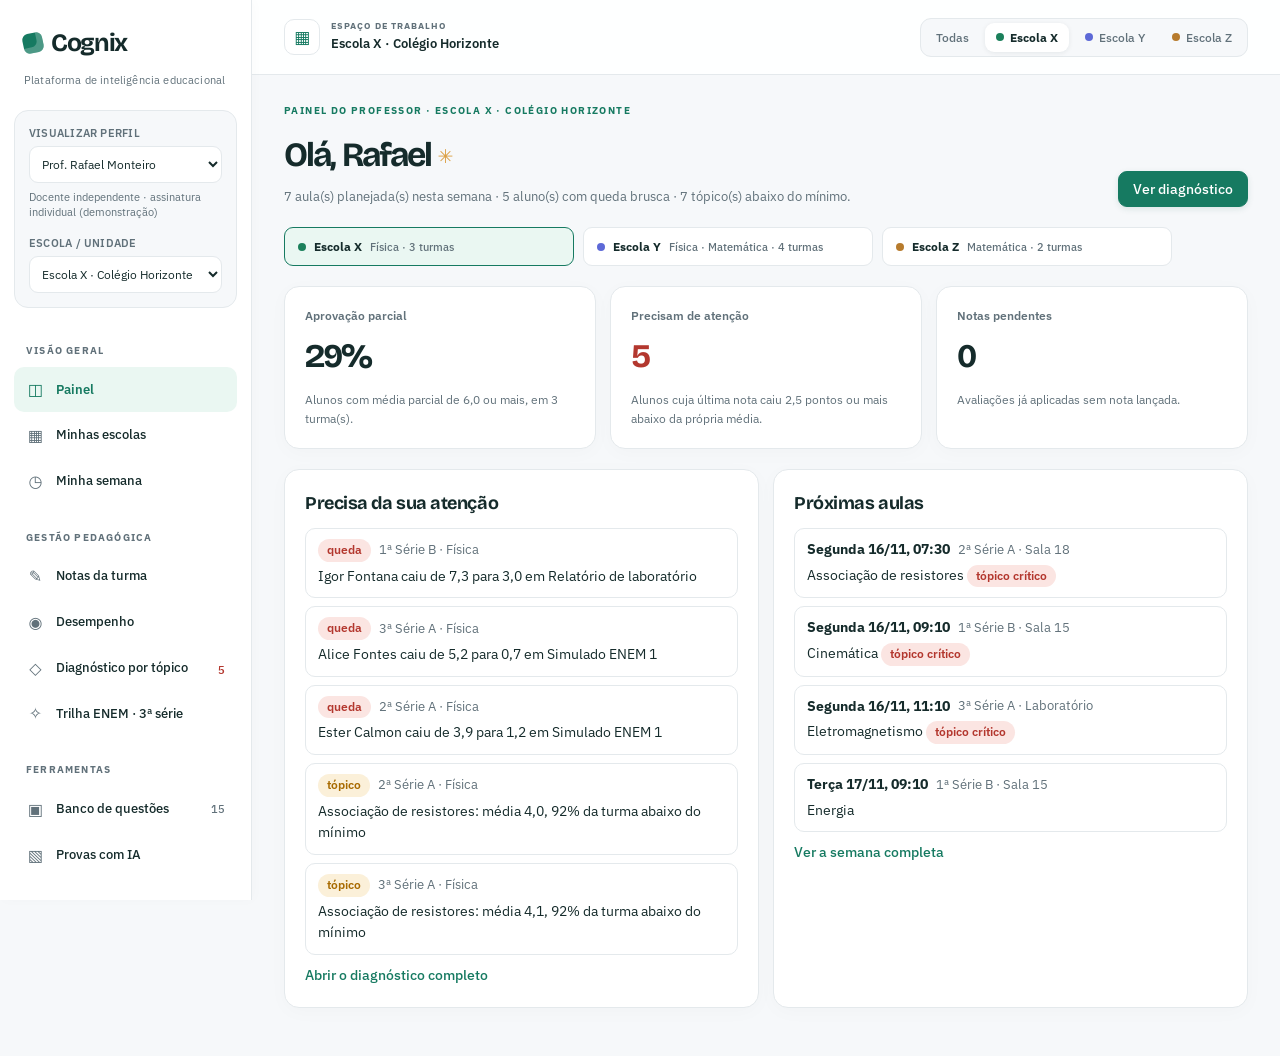
<file: docs/legado/Cognix-Multi-escolas.html>
<!DOCTYPE html>
<html lang="pt-BR">
<head>
<meta charset="utf-8">
<meta name="viewport" content="width=device-width, initial-scale=1">
<title>Cognix · Multi-escolas e gestão docente</title>
<link rel="preconnect" href="https://fonts.googleapis.com">
<link href="https://fonts.googleapis.com/css2?family=Bricolage+Grotesque:opsz,wght@12..96,600;12..96,700&family=IBM+Plex+Sans:wght@400;500;600&family=IBM+Plex+Mono:wght@400;500&display=swap" rel="stylesheet">
<style>
/* Layout: barra lateral com perfil de acesso + área de trabalho em grade; cor de lousa como acento */
:root{
  --bg:#f3f5f4; --surface:#ffffff; --ink:#18221e; --muted:#5d6b65; --line:#dce3e0;
  --accent:#1f6b52; --accent-soft:#e2f0ea; --accent-ink:#ffffff;
  --good:#1d7a46; --warn:#a86a00; --bad:#b3372e; --good-bg:#e3f4ea; --warn-bg:#fbf0d9; --bad-bg:#fbe5e2;
  --chart2:#c58a1c;
  --display:"Bricolage Grotesque", "Segoe UI", system-ui, sans-serif;
  --body:"IBM Plex Sans", "Segoe UI", system-ui, sans-serif;
  --mono:"IBM Plex Mono", ui-monospace, monospace;
  color-scheme:light;
}
@media (prefers-color-scheme: dark){
  :root:not([data-theme="light"]){
    --bg:#111715; --surface:#19211e; --ink:#e4ece8; --muted:#94a39c; --line:#2b3632;
    --accent:#5cc79e; --accent-soft:#1f332b; --accent-ink:#0d1512;
    --good:#5fd08e; --warn:#e8b04a; --bad:#f07a6e; --good-bg:#1a3326; --warn-bg:#3a2e14; --bad-bg:#3d1f1c;
    --chart2:#e8b04a; color-scheme:dark;
  }
}
:root[data-theme="dark"]{
  --bg:#111715; --surface:#19211e; --ink:#e4ece8; --muted:#94a39c; --line:#2b3632;
  --accent:#5cc79e; --accent-soft:#1f332b; --accent-ink:#0d1512;
  --good:#5fd08e; --warn:#e8b04a; --bad:#f07a6e; --good-bg:#1a3326; --warn-bg:#3a2e14; --bad-bg:#3d1f1c;
  --chart2:#e8b04a; color-scheme:dark;
}
*{box-sizing:border-box}
html,body{height:100%;margin:0}
body{background:var(--bg);color:var(--ink);font:15px/1.5 var(--body)}
h1,h2,h3{font-family:var(--display);margin:0;text-wrap:balance;letter-spacing:-.01em}
h1{font-size:26px} h2{font-size:19px} h3{font-size:15px}
.app{display:grid;grid-template-columns:236px 1fr;min-height:100%}
nav.side{background:var(--surface);border-right:1px solid var(--line);padding:20px 12px;display:flex;flex-direction:column;gap:4px;position:sticky;top:0;height:100vh;overflow:auto}
.brand{font-family:var(--display);font-size:20px;font-weight:700;padding:0 10px 4px;display:flex;align-items:center;gap:8px}
.brand i{width:12px;height:12px;border-radius:3px;background:var(--accent);display:inline-block}
.school{font-size:12px;color:var(--muted);padding:0 10px 12px}
.who{margin:0 4px 12px;padding:10px;border:1px solid var(--line);border-radius:10px;display:flex;flex-direction:column;gap:6px;background:var(--bg)}
.who select{width:100%}
.who .papel{font-size:12px;color:var(--muted)}
#navlinks{display:flex;flex-direction:column;gap:2px}
nav.side a{display:flex;justify-content:space-between;align-items:center;padding:8px 10px;border-radius:8px;color:var(--ink);text-decoration:none;font-weight:500}
nav.side a:hover{background:var(--bg)}
nav.side a.on{background:var(--accent-soft);color:var(--accent)}
nav.side a small{font-family:var(--mono);font-size:11px;color:var(--muted)}
nav.side a small.alert{color:var(--bad);font-weight:600}
.side .foot{margin-top:auto;font-size:12px;color:var(--muted);padding:10px;display:flex;flex-direction:column;gap:6px}
.lock{display:flex;gap:6px;align-items:flex-start}
.lock svg{flex:none;margin-top:2px}
main{padding:24px 28px 60px;min-width:0;display:flex;flex-direction:column;gap:20px}
.head{display:flex;flex-wrap:wrap;gap:12px;align-items:flex-end;justify-content:space-between}
.head p{margin:4px 0 0;color:var(--muted)}
.row{display:flex;flex-wrap:wrap;gap:10px;align-items:center}
label.row{flex-wrap:nowrap;align-items:flex-start}
label.row input[type=checkbox]{margin-top:4px;flex:none}
.grid{display:grid;gap:16px}
.g4{grid-template-columns:repeat(auto-fit,minmax(170px,1fr))}
.g2{grid-template-columns:repeat(auto-fit,minmax(min(100%,430px),1fr))}
.span2{grid-column:1/-1}
.card{background:var(--surface);border:1px solid var(--line);border-radius:12px;padding:16px;min-width:0}
.card h2,.card h3{margin-bottom:10px}
.card .sub{margin:-4px 0 10px;color:var(--muted);font-size:13px}
.kpi .v{font-family:var(--display);font-size:30px;font-weight:700;font-variant-numeric:tabular-nums}
.kpi .l{color:var(--muted);font-size:13px}
.kpi .s{font-size:12px;color:var(--muted);margin-top:2px}
button{font:500 14px var(--body);border:1px solid var(--line);background:var(--surface);color:var(--ink);padding:8px 14px;border-radius:8px;cursor:pointer}
button:hover{border-color:var(--accent)}
button.pri{background:var(--accent);border-color:var(--accent);color:var(--accent-ink)}
button.pri:hover{filter:brightness(1.08)}
button.ghost{border-color:transparent;background:transparent;color:var(--muted);padding:6px 8px}
button.ghost:hover{color:var(--bad)}
button.link{border:0;background:none;color:var(--accent);padding:0;font-weight:500}
button:disabled{opacity:.55;cursor:wait}
:focus-visible{outline:2px solid var(--accent);outline-offset:2px}
select,input,textarea{font:14px var(--body);color:var(--ink);background:var(--surface);border:1px solid var(--line);border-radius:8px;padding:7px 10px}
textarea{width:100%;resize:vertical}
label.f{display:flex;flex-direction:column;gap:4px;font-size:13px;color:var(--muted);font-weight:500}
label.f > *{color:var(--ink)}
.tablewrap{overflow-x:auto}
table{border-collapse:collapse;width:100%;font-variant-numeric:tabular-nums}
th,td{padding:7px 10px;border-bottom:1px solid var(--line);text-align:left;white-space:nowrap}
th{font-size:12px;text-transform:uppercase;letter-spacing:.04em;color:var(--muted);font-weight:600;background:var(--surface);position:sticky;top:0;z-index:1}
td.num,th.num{text-align:right}
td.wrap{white-space:normal}
td input.simul{width:70px;text-align:right;font-family:var(--mono);padding:4px 6px}
td input.nota{width:62px;text-align:right;font-family:var(--mono);padding:4px 6px}
td input.nota.low{border-color:var(--bad);color:var(--bad)}
table.heat td.h{text-align:center;font-family:var(--mono);font-size:13px;min-width:56px}
table.heat th{white-space:normal;min-width:56px;vertical-align:bottom}
.pill{display:inline-block;padding:2px 9px;border-radius:99px;font-size:12px;font-weight:600;white-space:nowrap}
.pill.ok{background:transparent;color:var(--muted);border:1px solid var(--line)}
.pill.good{background:var(--good-bg);color:var(--good)}
.pill.rec{background:var(--warn-bg);color:var(--warn)}
.pill.rep{background:var(--bad-bg);color:var(--bad)}
.pill.n{background:var(--bg);color:var(--muted);border:1px solid var(--line)}
.tag{font-family:var(--mono);font-size:11px;padding:2px 7px;border-radius:5px;background:var(--bg);border:1px solid var(--line);color:var(--muted);white-space:nowrap}
.muted{color:var(--muted)}
.mono{font-family:var(--mono)}
svg text{fill:var(--muted);font:11px var(--mono)}
svg .ax{stroke:var(--line)}
.stats td{font-family:var(--mono)}
.stats td:first-child{font-family:var(--body);color:var(--muted)}
.qlist{display:flex;flex-direction:column;gap:10px}
.q{border:1px solid var(--line);border-radius:10px;padding:12px 14px;background:var(--surface);display:flex;flex-direction:column;gap:6px}
.q .meta{display:flex;flex-wrap:wrap;gap:6px;align-items:center}
.q .enun{white-space:pre-wrap}
.q .enun.locked{color:var(--muted);font-style:italic;display:flex;gap:6px;align-items:center}
.q ol{margin:2px 0 0;padding-left:22px}
.q ol li.ok{color:var(--good);font-weight:600}
.d-fácil{color:var(--good)} .d-média{color:var(--warn)} .d-difícil{color:var(--bad)}
.overlay{position:fixed;inset:0;background:rgba(10,16,14,.45);display:none;align-items:flex-start;justify-content:center;padding:40px 16px;overflow:auto;z-index:20}
.overlay.on{display:flex}
.modal{background:var(--surface);border-radius:14px;padding:20px;width:min(680px,100%);display:flex;flex-direction:column;gap:12px;border:1px solid var(--line)}
.prova{background:#fff;color:#111;border-radius:6px;padding:36px 44px;font-family:Georgia,"Times New Roman",serif;line-height:1.55;border:1px solid var(--line)}
.prova h1{font-family:Georgia,serif;font-size:21px;text-align:center}
.prova .cab{display:grid;grid-template-columns:1fr 1fr;gap:6px 20px;border:1px solid #333;padding:10px 14px;margin:14px 0;font-size:14px}
.prova .it{margin:18px 0;break-inside:avoid}
.prova .alt{margin:4px 0 0 18px}
.prova .linhas{border-bottom:1px solid #999;height:26px}
.prova .gab{color:#1f6b52;font-weight:bold}
.prova .nova{font:11px var(--mono);color:#a86a00;margin-left:6px}
.note{border-left:3px solid var(--accent);background:var(--accent-soft);padding:10px 14px;border-radius:0 8px 8px 0;font-size:14px}
.note.warn{border-color:var(--warn);background:var(--warn-bg)}
.note p{margin:0 0 6px} .note p:last-child{margin:0}
.aiout{white-space:pre-wrap;font-size:14px;line-height:1.6}
.toast{position:fixed;bottom:18px;right:18px;background:var(--ink);color:var(--bg);padding:10px 16px;border-radius:8px;font-size:14px;opacity:0;transition:opacity .2s;z-index:30;pointer-events:none}
.toast.on{opacity:1}
.spin{display:inline-block;width:12px;height:12px;border:2px solid currentColor;border-right-color:transparent;border-radius:50%;animation:sp .8s linear infinite;vertical-align:-1px}
@keyframes sp{to{transform:rotate(360deg)}}
@media (prefers-reduced-motion: reduce){.spin{animation:none}.toast{transition:none}}
.arch pre{font:12.5px/1.5 var(--mono);background:var(--bg);border:1px solid var(--line);border-radius:8px;padding:12px;overflow-x:auto;margin:0}
.arch ul,.arch ol{margin:0;padding-left:18px}
.arch li{margin:4px 0}
.arch p{margin:0 0 8px}
.legend{display:flex;gap:14px;font-size:12px;color:var(--muted);flex-wrap:wrap;margin-top:6px}
.legend span::before{content:"";display:inline-block;width:10px;height:10px;border-radius:2px;margin-right:5px;vertical-align:-1px;background:var(--c)}
.yes{color:var(--good);font-weight:600} .no{color:var(--muted)}
table.wk{table-layout:fixed;min-width:820px} table.wk th:first-child{width:72px}
table.wk td{vertical-align:top;min-width:150px;white-space:normal;padding:6px}
.aula{display:block;width:100%;text-align:left;border:1px solid var(--line);border-left:4px solid var(--tc);padding:6px 8px;margin-bottom:4px;background:var(--bg);border-radius:6px;font-size:13px;line-height:1.4;font-weight:400}
.aula.dada{opacity:.75} .aula.cancelada{opacity:.55;text-decoration:line-through}
.dot{display:inline-block;width:9px;height:9px;border-radius:50%;margin-right:6px}
.alt-btn{text-align:left;font-weight:400;background:var(--surface)}
.alt-btn:disabled{cursor:default;opacity:1}
.blocked{display:flex;flex-direction:column;align-items:center;gap:8px;text-align:center;padding:40px 20px;color:var(--muted)}
.qgrid{grid-template-columns:minmax(0,1fr) 300px;align-items:start}
.gloss{display:grid;grid-template-columns:minmax(160px,220px) 1fr;gap:6px 16px;margin:0;font-size:14px}
.gloss dt{font-weight:600}
.gloss dd{margin:0;color:var(--muted)}
.dom{display:inline-flex;gap:4px;align-items:center;border-radius:6px;padding:4px 9px;font-size:13px;border:1px solid var(--line)}
.dom.c{background:var(--accent-soft);border-color:color-mix(in srgb,var(--accent) 40%,transparent);color:var(--accent)}
.dom.d{background:color-mix(in srgb,var(--chart2) 14%,transparent);border-color:color-mix(in srgb,var(--chart2) 40%,transparent)}
.dom.n{border-style:dashed;color:var(--muted)}
.dom small{font-size:10px;color:var(--muted)}
section.card{scroll-margin-top:16px}
table.areas td{white-space:normal;vertical-align:top;padding:4px}
.cel{display:block;width:100%;text-align:left;border:1px solid var(--line);border-radius:8px;padding:8px 10px;font-weight:400;line-height:1.35;min-width:150px}
.addcel{width:100%;border:1px dashed var(--line)!important;color:var(--muted)!important;font-size:12px;padding:10px 4px!important}
.addcel:hover{color:var(--accent)!important;border-color:var(--accent)!important}
ul.simples{margin:10px 0 0;padding-left:18px;font-size:14px;display:flex;flex-direction:column;gap:4px}
.lbl{font-size:13px;font-weight:600;color:var(--muted);margin-bottom:6px}
input[type=range]{accent-color:var(--accent);padding:0}
.brandrow{display:flex;align-items:center;justify-content:space-between}
.menubtn{display:none;color:var(--ink)!important}
details.adv{background:var(--surface);border:1px solid var(--line);border-radius:12px}
details.adv > summary{cursor:pointer;padding:14px 16px;font-family:var(--display);font-weight:600;font-size:17px;list-style:none;display:flex;justify-content:space-between;align-items:center}
details.adv > summary::-webkit-details-marker{display:none}
details.adv > summary::after{content:"Mostrar";font:500 13px var(--body);color:var(--accent)}
details.adv[open] > summary::after{content:"Ocultar"}
details.adv > .advbody{padding:0 16px 16px;display:flex;flex-direction:column;gap:16px}
.explica{font-size:12px;color:var(--muted);margin-top:4px}
.hero{display:flex;flex-direction:column;gap:6px}
.hero p{margin:0;color:var(--muted);max-width:70ch}
.bar{height:8px;border-radius:99px;background:var(--line);overflow:hidden}
.bar > i{display:block;height:100%;background:var(--accent);border-radius:99px}
.steps{display:flex;gap:8px;flex-wrap:wrap}
.steps a{font-size:13px;text-decoration:none;color:var(--ink);border:1px solid var(--line);border-radius:99px;padding:4px 12px;background:var(--surface)}
.steps a b{color:var(--accent);margin-right:4px}
.list{display:flex;flex-direction:column;gap:8px}
.item{border:1px solid var(--line);border-radius:10px;padding:10px 12px;display:flex;flex-direction:column;gap:4px;background:var(--surface)}
.item .top{display:flex;gap:8px;align-items:center;flex-wrap:wrap}
.item .top .push{margin-left:auto}
.chips{display:flex;flex-wrap:wrap;gap:6px}
.chip{display:inline-flex;align-items:center;gap:6px;border:1px solid var(--line);border-radius:99px;padding:4px 10px;font-size:13px;cursor:pointer;background:var(--surface)}
.chip input{margin:0}
.chip:has(input:checked){border-color:var(--accent);background:var(--accent-soft);color:var(--accent)}
.fb button.on{border-color:var(--accent);background:var(--accent-soft);color:var(--accent)}
.hint{font-size:12px;color:var(--muted);min-height:16px}
.hint b{color:var(--ink)}
@media (max-width:760px){
  .app{grid-template-columns:1fr}
  nav.side{position:sticky;top:0;z-index:10;height:auto;border-right:0;border-bottom:1px solid var(--line);padding:10px 12px}
  .menubtn{display:inline-block;border:1px solid var(--line)}
  .school,.who .papel{display:none}
  .who{margin:6px 0}
  #navlinks{display:none}
  nav.side.open #navlinks{display:flex}
  .head{align-items:stretch}
  .head .row > *{flex:1 1 auto}
  .kpi .v{font-size:24px}
  .qgrid{grid-template-columns:1fr}
  .gloss{grid-template-columns:1fr}
  .gloss dd{margin-bottom:6px}
  .side .foot{display:none}
  main{padding:16px}
  .prova{padding:20px}
}

/* Cognix 2.0 – interface sóbria, hierarquia visual e navegação entre instituições */
:root{--bg:#f6f8fa;--surface:#ffffff;--ink:#152b2b;--muted:#61717a;--line:#e4e9ec;--accent:#167a61;--accent-soft:#eaf7f2;--accent-ink:white;--display:"Bricolage Grotesque",system-ui,sans-serif}
@media(prefers-color-scheme:dark){:root:not([data-theme="light"]){--bg:#101818;--surface:#192524;--ink:#edf6f1;--muted:#a3b4b0;--line:#2b3a39;--accent:#66d6ac;--accent-soft:#193b32;--accent-ink:#09231b}}
:root[data-theme="dark"]{--bg:#101818;--surface:#192524;--ink:#edf6f1;--muted:#a3b4b0;--line:#2b3a39;--accent:#66d6ac;--accent-soft:#193b32;--accent-ink:#09231b}
body{font-size:14px;line-height:1.55;-webkit-font-smoothing:antialiased}
.app{grid-template-columns:252px minmax(0,1fr)}
nav.side{padding:24px 14px 16px;gap:9px;box-shadow:2px 0 12px rgba(25,45,45,.018)}
.brand{font-size:25px;letter-spacing:-.055em;padding:0 9px}.brand i{width:20px;height:20px;border-radius:6px;transform:rotate(-12deg);box-shadow:inset -6px -6px 0 rgba(255,255,255,.23)}
.school{padding:0 10px 12px;font-size:11px;letter-spacing:.015em}
.who{background:var(--bg);margin:0 0 8px;padding:14px;border-color:var(--line);border-radius:14px;gap:7px}
.who label.f{font-size:11px;letter-spacing:.02em;text-transform:uppercase;font-weight:600}
.who select{background:var(--surface);font-size:12px;padding:9px 8px;border-radius:9px;max-width:100%;text-transform:none;letter-spacing:0}
.who .papel{display:block;color:var(--muted);font-size:11px;line-height:1.4;letter-spacing:0}
.nav-group{margin:6px 0}.nav-group-title{padding:12px 12px 8px;font-size:10px;font-weight:700;letter-spacing:.12em;color:var(--muted)}
#navlinks{gap:1px}nav.side a{padding:10px 12px;margin:1px 0;font-weight:500;font-size:13px;border-radius:10px;gap:8px}
.navitem-label{display:inline-flex;align-items:center;gap:11px}.nav-icon{display:inline-flex;align-items:center;justify-content:center;color:var(--muted);width:19px;font-size:16px;font-weight:400}
nav.side a.on{font-weight:600}nav.side a.on .nav-icon{color:var(--accent)}
nav.side .foot{border-top:1px solid var(--line);padding:15px 8px;margin-top:auto;line-height:1.45}
main{padding:0 32px 48px;gap:20px;max-width:1640px;width:100%;margin:0 auto}
main > .head{padding-top:4px}h1{font-size:clamp(26px,3vw,34px);letter-spacing:-.055em}h2{font-size:18px;letter-spacing:-.025em}
.head{gap:14px}.head p{font-size:13px;max-width:85ch}.eyebrow{font-size:10px;color:var(--accent);font-weight:700;letter-spacing:.14em;margin-bottom:4px;text-transform:uppercase}
.card{border:1px solid var(--line);border-radius:15px;padding:20px;box-shadow:0 4px 20px rgba(32,50,53,.025)}
.grid{gap:14px}.g4{grid-template-columns:repeat(auto-fit,minmax(180px,1fr))}
.kpi{background:var(--surface)}.kpi .v{font-size:33px;letter-spacing:-.055em;padding:5px 0}.kpi .l{font-size:12px;font-weight:600}.kpi .s,.explica{font-size:12px;color:var(--muted)}
button,select,input,textarea{border-radius:9px}button{transition:background .15s,border-color .15s,transform .15s}button:active{transform:translateY(1px)}button.pri{box-shadow:0 2px 6px rgba(18,94,73,.12)}
.card .sub{font-size:12px;margin:-3px 0 15px}.item{border-radius:10px}.tablewrap{border-radius:9px}table{font-size:13px}th{font-size:10px;letter-spacing:.065em;background:var(--surface)}th,td{padding:11px 12px}tbody tr:hover{background:color-mix(in srgb,var(--accent) 3%,transparent)}
.workspace-bar{margin:0 -32px 4px;padding:15px 32px;display:flex;align-items:center;justify-content:space-between;gap:20px;min-height:75px;background:color-mix(in srgb,var(--surface) 93%,var(--bg));border-bottom:1px solid var(--line);flex-wrap:wrap}
.workspace-context{display:flex;align-items:center;gap:11px}.workspace-context>span:last-child{display:flex;flex-direction:column;gap:1px}.workspace-context small{font-size:9px;color:var(--muted);font-weight:700;letter-spacing:.12em}.workspace-context b{font-size:13px;font-weight:600}.workspace-icon{height:36px;width:36px;border:1px solid var(--line);border-radius:10px;background:var(--surface);display:grid;place-items:center;font-size:17px;color:var(--accent)}
.workspace-switch{display:flex;gap:5px;background:var(--bg);padding:4px;border:1px solid var(--line);border-radius:11px;flex-wrap:wrap}.school-tab{background:transparent;border:none;font-size:12px;padding:7px 11px;display:flex;align-items:center;gap:6px;color:var(--muted)}.school-tab.on{background:var(--surface);color:var(--ink);font-weight:700;box-shadow:0 1px 5px rgba(15,40,35,.08)}.school-tab:hover{border-color:transparent;background:var(--surface)}.school-dot{display:inline-block;width:8px;height:8px;border-radius:50%;flex:none}
.mini-school-row{display:flex;flex-wrap:wrap;gap:9px}.mini-school{display:flex;align-items:center;gap:8px;text-align:left;border:1px solid var(--line);padding:11px 13px;min-width:150px;flex:1 1 180px;max-width:290px;background:var(--surface)}.mini-school.active{border-color:var(--accent);background:var(--accent-soft)}.mini-school b{white-space:nowrap;font-size:12px}.mini-school small{color:var(--muted);font-size:11px}.wave{color:#dba045;font-size:19px;vertical-align:middle}
.campus-grid{display:grid;grid-template-columns:repeat(auto-fit,minmax(235px,1fr));gap:14px}.campus-card{min-height:206px;padding:21px;background:var(--surface);text-align:left;border:1px solid var(--line);border-radius:16px;display:flex;flex-direction:column;gap:5px;align-items:flex-start;box-shadow:0 4px 18px rgba(20,40,40,.025)}.campus-card.selected{border-color:var(--campus);box-shadow:0 0 0 1px var(--campus) inset}.campus-card:hover{border-color:var(--campus)}.campus-card>b{font:700 21px var(--display);letter-spacing:-.04em}.campus-card-head{display:flex;width:100%;justify-content:space-between;align-items:center;margin-bottom:9px}.campus-letter{width:40px;height:40px;border-radius:11px;display:grid;place-items:center;background:color-mix(in srgb,var(--campus) 14%,var(--surface));color:var(--campus);font-weight:700;font-size:18px}.campus-metrics{display:flex;gap:24px;margin:12px 0 5px;color:var(--muted);font-size:12px}.campus-metrics strong{color:var(--ink);font-size:16px}.campus-card .chips{margin-top:auto}
.section-title{display:flex;align-items:flex-start;justify-content:space-between;gap:10px;margin-bottom:14px}.section-title h2{margin-bottom:4px}.section-title .sub{margin:0}
.subject-pill{display:inline-block;background:var(--accent-soft);color:var(--accent);border-radius:7px;padding:4px 9px;font-size:12px;font-weight:600;margin:2px 4px 2px 0}.teacher-assignment{max-width:250px;width:100%;background:var(--surface)}
.assignbar{display:flex;align-items:end;flex-wrap:wrap;gap:12px}.assignbar label.f{flex:1;min-width:160px}.assignbar select{width:100%}.assignbar .pri{min-height:37px}
.lightbtn{background:var(--accent-soft);border-color:transparent;color:var(--accent);font-size:12px;font-weight:600}
.profile-hero{display:flex;align-items:center;gap:18px}.profile-hero h2{font-size:24px;margin:0}.profile-hero p{margin:2px 0 8px;color:var(--muted)}.avatar{display:grid;place-items:center;border-radius:12px;background:var(--accent-soft);color:var(--accent);font-weight:700}.avatar.large{width:74px;height:74px;font-size:26px;flex:none;border-radius:18px}
.form-grid{display:grid;grid-template-columns:repeat(2,minmax(0,1fr));gap:14px}.form-grid label.f{gap:6px}.form-grid .span-full{grid-column:1/-1}.form-grid input,.form-grid textarea{width:100%;padding:10px 12px}
.plan-price{display:flex;align-items:baseline;gap:5px;padding:13px 0 5px}.plan-price>b{font:700 38px var(--display);letter-spacing:-.05em}.plan-price span{color:var(--muted);font-size:12px}.plan-feature{border-bottom:1px solid var(--line);font-size:13px;padding:12px 0}
@media(max-width:900px){.app{grid-template-columns:218px minmax(0,1fr)}main{padding:0 20px 30px}.workspace-bar{margin:0 -20px 4px;padding:12px 20px}.mini-school{max-width:none}}
@media(max-width:760px){.app{grid-template-columns:1fr}nav.side{padding:10px 13px;height:auto}.brand{font-size:22px}nav.side .foot{display:none}.who{padding:10px;margin-bottom:0}.who .papel{display:block}main{padding:0 15px 32px}.workspace-bar{margin:0 -15px 3px;padding:12px 15px}.workspace-context{display:none}.workspace-switch{width:100%;overflow:auto;flex-wrap:nowrap}.school-tab{white-space:nowrap}.form-grid{grid-template-columns:1fr}.form-grid .span-full{grid-column:auto}.profile-hero{flex-wrap:wrap}.mini-school{min-width:100%}nav.side.open #navlinks{max-height:65vh;overflow:auto}.card{padding:15px}.campus-grid{grid-template-columns:1fr}}

</style>
</head>
<body>
<div class="app">
  <nav class="side" id="nav">
    <div class="brandrow"><div class="brand"><i></i>Cognix</div><button class="ghost menubtn" id="menuBtn" aria-expanded="false" aria-controls="navlinks">Menu</button></div>
    <div class="school">Plataforma de inteligência educacional</div>
    <div class="who"><label class="f" for="perfil">Visualizar perfil<select id="perfil"></select></label><div class="papel" id="papel"></div><label class="f" for="escolaAtiva" style="margin-top:7px">Escola / unidade<select id="escolaAtiva"></select></label></div>
    <div id="navlinks"></div>
    <div class="foot">
      <div class="lock"><svg width="12" height="12" viewBox="0 0 12 12" aria-hidden="true"><rect x="1.5" y="5" width="9" height="6.5" rx="1.5" fill="none" stroke="currentColor"/><path d="M3.5 5V3.5a2.5 2.5 0 0 1 5 0V5" fill="none" stroke="currentColor"/></svg><span>O conteúdo das questões só aparece para quem tem permissão. Neste protótipo a criptografia é simulada.</span></div>
      <span><b>Ambiente demonstrativo</b> · Dados totalmente fictícios, salvos neste navegador.</span>
      <button class="link" id="reset" style="align-self:flex-start;font-size:12px">Restaurar dados de exemplo</button>
    </div>
  </nav>
  <main id="main"></main>
</div>
<div class="overlay" id="ov"><div class="modal" id="modal"></div></div>
<div class="toast" id="toast"></div>

<script>
/* ================= utilidades ================= */
const $ = s => document.querySelector(s);
const $$ = s => [...document.querySelectorAll(s)];
const esc = s => String(s ?? "").replace(/[&<>"]/g, c => ({"&":"&amp;","<":"&lt;",">":"&gt;",'"':"&quot;"}[c]));
const uid = p => p + Math.random().toString(36).slice(2, 8);
const fmt = (x, d=2) => (x == null || isNaN(x)) ? "—" : x.toLocaleString("pt-BR", {minimumFractionDigits:d, maximumFractionDigits:d});
const clamp = (x,a=0,b=10) => Math.max(a,Math.min(b,x));
const r1 = x => Math.round(x*10)/10;
function toast(m){ const t=$("#toast"); t.textContent=m; t.classList.add("on"); clearTimeout(t._h); t._h=setTimeout(()=>t.classList.remove("on"),2400); }
function mulberry(a){return function(){a|=0;a=a+0x6D2B79F5|0;let t=Math.imul(a^a>>>15,1|a);t=t+Math.imul(t^t>>>7,61|t)^t;return((t^t>>>14)>>>0)/4294967296}}
const LOCK = `<svg width="12" height="12" viewBox="0 0 12 12" aria-hidden="true"><rect x="1.5" y="5" width="9" height="6.5" rx="1.5" fill="none" stroke="currentColor"/><path d="M3.5 5V3.5a2.5 2.5 0 0 1 5 0V5" fill="none" stroke="currentColor"/></svg>`;
const heat = v => v==null||isNaN(v) ? "" : `background:color-mix(in srgb, ${v<4?"var(--bad)":v<6?"var(--warn)":"var(--accent)"} ${v<4?36:v<6?30:v>=8?34:14}%, transparent)`;

/* ================= estatística ================= */
const S = {
  mean: a => a.length ? a.reduce((s,x)=>s+x,0)/a.length : NaN,
  q(a,p){ if(!a.length) return NaN; const s=[...a].sort((x,y)=>x-y); const i=(s.length-1)*p, lo=Math.floor(i), hi=Math.ceil(i); return s[lo]+(s[hi]-s[lo])*(i-lo); },
  median: a => S.q(a,.5),
  variance(a){ if(a.length<2) return NaN; const m=S.mean(a); return a.reduce((s,x)=>s+(x-m)**2,0)/(a.length-1); },
  sd: a => Math.sqrt(S.variance(a)),
  dm(a){ const m=S.mean(a); return a.length ? a.reduce((s,x)=>s+Math.abs(x-m),0)/a.length : NaN; },
  skew(a){ const n=a.length; if(n<3) return NaN; const m=S.mean(a), s=S.sd(a); return n/((n-1)*(n-2))*a.reduce((t,x)=>t+((x-m)/s)**3,0); },
  mode(a){ const c={}; a.forEach(x=>{const k=(Math.round(x*2)/2).toFixed(1); c[k]=(c[k]||0)+1}); let b=null,n=0; for(const k in c) if(c[k]>n){n=c[k];b=+k} return b; },
  corr(x,y){ const mx=S.mean(x),my=S.mean(y); let a=0,b=0,c=0; for(let i=0;i<x.length;i++){a+=(x[i]-mx)*(y[i]-my);b+=(x[i]-mx)**2;c+=(y[i]-my)**2} return a/Math.sqrt(b*c); },
  describe(a){
    const m=S.mean(a), sd=S.sd(a), q1=S.q(a,.25), q3=S.q(a,.75);
    return {n:a.length, mean:m, median:S.median(a), mode:S.mode(a), sd, dm:S.dm(a), variance:S.variance(a), cv: sd/m*100,
      min:Math.min(...a), max:Math.max(...a), amp:Math.max(...a)-Math.min(...a), q1, q3, iqr:q3-q1, skew:S.skew(a)};
  }
};

/* ================= domínio ================= */
const AREAS = {"Matemática":"Matemática e suas Tecnologias","Física":"Ciências da Natureza e suas Tecnologias","Química":"Ciências da Natureza e suas Tecnologias","Biologia":"Ciências da Natureza e suas Tecnologias","Linguagens":"Linguagens, Códigos e suas Tecnologias","Português":"Linguagens, Códigos e suas Tecnologias","História":"Ciências Humanas e suas Tecnologias","Geografia":"Ciências Humanas e suas Tecnologias"};
const areaDe = d => AREAS[d] || "Outra área";
const TEMA_DISC = {"Equações do 2º grau":"Matemática","Funções":"Matemática","Teorema de Pitágoras":"Matemática","Geometria":"Matemática","Estatística":"Matemática","Porcentagem":"Matemática",
  "Cinemática":"Física","Leis de Newton":"Física","Energia":"Física","Eletromagnetismo":"Física","Associação de resistores":"Física","Eletrodinâmica":"Física",
  "Estequiometria":"Química","Termoquímica (entalpia)":"Química","Soluções":"Química",
  "Citologia":"Biologia","Genética":"Biologia","Ecologia":"Biologia","Fisiologia humana":"Biologia",
  "Interpretação de texto":"Linguagens","Gramática":"Linguagens","Gêneros textuais":"Linguagens","Literatura brasileira":"Linguagens",
  "Cartografia":"Geografia","Climatologia":"Geografia","Geografia urbana":"Geografia","Geopolítica":"Geografia"};
const SERIES = [["9º ano EF","9º ano"],["1ª série EM","1ª série"],["2ª série EM","2ª série"],["3ª série EM","3ª série"]];
const AREA_GRUPOS = [["Ciências da Natureza",["Biologia","Física","Química"]],["Ciências Humanas",["Geografia"]],["Linguagens",["Linguagens"]],["Matemática",["Matemática"]]];
const AREA_DE_DISC = Object.fromEntries(AREA_GRUPOS.flatMap(([a,ds])=>ds.map(d=>[d,a])));
const TIPOS = {multipla:"Múltipla escolha", discursiva:"Discursiva", vf:"Verdadeiro ou falso"};
const ANOS = ["9º ano","1ª série","2ª série","3ª série"];
const HOJE = "2026-11-16";
const DIAS = ["Segunda","Terça","Quarta","Quinta","Sexta"];
const DATAS = ["2026-11-16","2026-11-17","2026-11-18","2026-11-19","2026-11-20"];
const SLOTS_PADRAO = [["07:30","08:20"],["08:20","09:10"],["09:10","10:00"],["10:20","11:10"],["11:10","12:00"]];
let SLOTS = SLOTS_PADRAO;
const dataBR = d => d ? d.slice(8,10)+"/"+d.slice(5,7) : "";
const futura = v => v.data && v.data > HOJE;
const eventosNoDia = d => (DB?.config?.calendario||[]).filter(e=>e.inicio<=d && d<=e.fim);
const feriadoDe = d => eventosNoDia(d).find(e=>e.tipo==="Feriado"||e.tipo==="Recesso");
const tipoAv = v => (DB.config.tipos||[]).find(t=>normKey(v.nome).split(" ")[0]===normKey(t.tipo).split(" ")[0]);
const pesoLabel = v => DB.config.modo==="pontos" ? `${fmt(v.peso, v.peso%1?1:0)} pts` : `peso ${v.peso}`;
function aplicarModelo(){ let n=0; DB.turmas.forEach(t=>t.avaliacoes.forEach(v=>{ const tp=tipoAv(v); if(!tp) return; const novo = DB.config.modo==="pontos"?tp.valor:tp.peso; if(v.peso!==novo){ v.peso=novo; n++; } })); return n; }

const prof = (nome, disc, fem) => ({tipo:"prof", nome, disc:[disc], papel:`${fem?"Professora":"Professor"} de ${disc} · vê só as próprias turmas`});
const PERFIS = {
  "prof-mat": prof("Prof. André","Matemática"),
  "prof-fis": {tipo:"prof", nome:"Prof. Rafael Monteiro", disc:["Física","Matemática"], papel:"Professor independente · assinatura individual (demonstração)", email:"rafael.monteiro@cognix.invalid", telefone:"(00) 90000-0000", formacao:"Licenciatura em Física e Matemática", bio:"Educação científica, experimentação e aprendizagem baseada em problemas."},
  "prof-qui": prof("Prof. Jorge Costa","Química"),
  "prof-bio": prof("Prof. Victor Leal","Biologia"),
  "prof-lin": prof("Profa. Mila","Linguagens",true),
  "prof-geo": prof("Profa. Leonan Lopes","Geografia",true),
  "coord":    {tipo:"coord", nome:"Coordenação pedagógica", papel:"Coordenação, orientação e direção · acesso institucional completo"},
  "aluno":    {tipo:"aluno", nome:"Aluna: Alice Fontes", papel:"Aluna da 3ª Série A · vê as próprias notas e estatísticas agregadas da turma", alunoId:"m0"}
};
const NAV = [
  {v:"painel", l:"Painel", r:["prof"]},
  {v:"escolas", l:"Minhas escolas", r:["prof"]},
  {v:"minhaconta", l:"Meu cadastro e assinatura", r:["prof"]},
  {v:"equipe", l:"Professores e vínculos", r:["coord"]},
  {v:"institucional", l:"Visão institucional", r:["coord"]},
  {v:"agenda", l:"Minha semana", r:["prof"]},
  {v:"cronograma", l:"Cronogramas", r:["coord"]},
  {v:"notas", l:"Notas da turma", lc:"Lançar notas", r:["prof","coord"]},
  {v:"desempenho", l:"Desempenho", r:["prof","coord"]},
  {v:"diagnostico", l:"Diagnóstico por tópico", r:["prof","coord"], badge:"alertas"},
  {v:"trilha", l:"Trilha ENEM · 3ª série", r:["prof","coord"]},
  {v:"questoes", l:"Banco de questões", lc:"Questões geradas por IA", r:["prof","coord"], badge:"questoes"},
  {v:"provas", l:"Provas com IA", r:["prof"]},
  {v:"inicio", l:"Início", r:["aluno"]},
  {v:"minhatrilha", l:"Minha Trilha ENEM", r:["aluno"]},
  {v:"vocacao", l:"Vocação", r:["aluno"]},
  {v:"praticar", l:"Praticar", r:["aluno"]},
  {v:"meudesempenho", l:"Meu desempenho", r:["aluno"]},
  {v:"boletim", l:"Notas da escola", r:["aluno"]},
  {v:"preciso", l:"Quanto preciso tirar", r:["aluno"]},
  {v:"configuracoes", l:"Configurações", r:["coord"]},
  {v:"projeto", l:"Projeto do sistema", r:["prof","coord"]}
];

/* ================= dados de exemplo ================= */
const NOMES9 = ["Ana Beatriz Souza","Bruno Oliveira","Caio Santana","Camila Rocha","Daniel Pires","Davi Nascimento","Eduarda Lima","Enzo Carvalho","Fernanda Alves","Gabriel Moreira","Giovana Teixeira","Heitor Barbosa","Isabela Cunha","João Pedro Reis","Júlia Mendes","Kauã Ribeiro","Larissa Freitas","Lucas Gomes","Maria Clara Dias","Matheus Araújo","Nicole Prado","Pedro Henrique Lopes","Rafaela Castro","Samuel Vieira","Sofia Monteiro","Thiago Batista","Valentina Ramos","Yasmin Correia"];
const NOMES1 = ["Adriano Melo","Beatriz Farias","Carlos Eduardo Paiva","Débora Queiroz","Emanuel Sales","Flávia Rezende","Guilherme Brito","Helena Duarte","Igor Fontana","Jéssica Matos","Leonardo Cruz","Lívia Antunes","Marcelo Tavares","Natália Bastos","Otávio Leal","Paula Siqueira","Renan Coelho","Sabrina Guedes","Tiago Moura","Vitória Campos","Wesley Andrade","Yara Pinheiro"];
const NOMES2 = ["Amanda Rocha","Bernardo Lima","Carla Menezes","Danilo Prates","Ester Calmon","Fábio Nunes","Gisele Ramos","Hugo Barreto","Iara Moura","Jonas Teles","Kelly Andrade","Leandro Pinto","Mariana Seixas","Nathan Souza","Patrícia Lobo","Rafael Couto","Sílvia Matos","Tales Rebouças","Úrsula Dias","Vitor Pena","Wanda Brito","Yuri Campos","Zilda Freire","Otto Galvão"];
const NOMES3 = ["Alice Fontes","Arthur Neves","Bianca Lacerda","Breno Sampaio","Cecília Porto","Diego Amaral","Elisa Rangel","Felipe Barreto","Gabriela Viana","Henrique Torres","Ingrid Moraes","João Vitor Peixoto","Karina Aguiar","Luan Medeiros","Manuela Cardoso","Murilo Fagundes","Olívia Brandão","Rodrigo Esteves","Sara Valente","Vinícius Lobo","Laura Bittencourt","Miguel Assunção","Rebeca Saldanha","Caio Henrique Dantas"];
const TEMA_DIF = {"Equações do 2º grau":0,"Funções":-0.7,"Teorema de Pitágoras":0.5,"Geometria":-0.3,"Estatística":-0.1,"Porcentagem":0.4,"Cinemática":0.2,"Leis de Newton":-0.4,"Energia":0,"Eletromagnetismo":-0.9,"Associação de resistores":-1.4,"Estequiometria":-1.6,"Termoquímica (entalpia)":-0.4,"Soluções":0.3,
  "Citologia":0.3,"Genética":-1.2,"Ecologia":0.4,"Fisiologia humana":-0.2,"Interpretação de texto":0.3,"Gramática":-0.6,"Gêneros textuais":0.2,"Literatura brasileira":-0.7,"Cartografia":-0.5,"Climatologia":0,"Geografia urbana":0.3,"Geopolítica":-0.8};

function seed(){
  const r = mulberry(2026);
  const hab = {m0:-0.6}, off = {};
  const habOf = id => hab[id] ?? (hab[id] = (r()-0.5)*4.2);
  const offOf = (id,tema) => { off[id]=off[id]||{}; return off[id][tema] ?? (off[id][tema]=(r()-0.5)*2.6); };
  const mk = (nome, disc, serie, prof, lista, pfx, avs, base, pend=false) => {
    const alunos = lista.map((n,i)=>({id:pfx+i, nome:n}));
    const avaliacoes = avs.map(([n,peso,temas,data],i)=>({id:"v"+i, nome:n, peso, temas, ...(data?{data}:{})}));
    const feitas = avaliacoes.filter(v=>!futura(v));
    const DP_=["2026-09-30","2026-10-09","2026-10-21","2026-11-04","2026-11-12"], off_=({n:0,u:1,d:2,m:3})[pfx]||0;
    feitas.forEach((v,k)=>{ if(!v.data){ const i=feitas.length>1?Math.round(k*4/(feitas.length-1)):4; const dt=new Date(DP_[i]+"T12:00"); dt.setDate(dt.getDate()+off_+(disc.length%3)); v.data=dt.toISOString().slice(0,10); if(v.data>"2026-11-13") v.data="2026-11-13"; } });
    const quedas = new Set(); while(quedas.size<2) quedas.add(alunos[Math.floor(r()*alunos.length)].id);
    const notas = {}, temaNotas = {};
    alunos.forEach(a=>{
      notas[a.id]={}; temaNotas[a.id]={};
      feitas.forEach((v,j)=>{
        if (pend && j===feitas.length-1 && r()<0.35) return;
        const drop = quedas.has(a.id) && j>=feitas.length-2 && j>0 ? 2.6 + r()*1.4 : 0;
        const tn = {};
        v.temas.forEach(m=>{ tn[m] = r1(clamp(base + habOf(a.id) + offOf(a.id,m) + (TEMA_DIF[m]||0) + (r()-0.5)*2 + j*0.12 - drop)); });
        temaNotas[a.id][v.id] = tn;
        notas[a.id][v.id] = r1(S.mean(Object.values(tn)));
      });
    });
    return {id:"t_"+pfx+disc.slice(0,3).toLowerCase(), grupo:pfx, nome, disciplina:disc, serie, prof, alunos, avaliacoes, notas, temaNotas};
  };
  const turmas = [
    mk("9º Ano A","Matemática","9º ano EF","prof-mat",NOMES9,"n",[["Prova 1",3,["Equações do 2º grau","Funções"]],["Trabalho em grupo",2,["Estatística","Porcentagem"]],["Prova 2",3,["Funções","Teorema de Pitágoras"]],["Lista de exercícios",1,["Porcentagem","Equações do 2º grau"]],["Simulado",1,["Equações do 2º grau","Funções","Teorema de Pitágoras","Estatística"]]],6.6,true),
    mk("3ª Série A","Matemática","3ª série EM","prof-mat",NOMES3,"m",[["Simulado ENEM 1",2,["Funções","Geometria","Estatística","Porcentagem"]],["Prova 1",3,["Funções","Geometria"]],["Prova 2",3,["Estatística","Porcentagem"]],["Prova 3",3,["Funções","Geometria"],"2026-11-26"]],6.4),
    mk("1ª Série B","Física","1ª série EM","prof-fis",NOMES1,"u",[["Prova 1",4,["Cinemática"]],["Relatório de laboratório",2,["Leis de Newton"]],["Prova 2",4,["Leis de Newton","Energia"]]],5.9),
    mk("3ª Série A","Física","3ª série EM","prof-fis",NOMES3,"m",[["Prova 1",3,["Energia","Associação de resistores"]],["Simulado ENEM 1",2,["Energia","Associação de resistores","Eletromagnetismo"]],["Prova 2",3,["Eletromagnetismo","Associação de resistores"]],["Prova 3",3,["Eletromagnetismo","Energia"],"2026-11-25"]],6.3),
    mk("3ª Série A","Química","3ª série EM","prof-qui",NOMES3,"m",[["Prova 1",3,["Estequiometria","Soluções"]],["Simulado ENEM 1",2,["Estequiometria","Termoquímica (entalpia)","Soluções"]],["Prova 2",3,["Termoquímica (entalpia)","Estequiometria"]],["Prova 3",3,["Estequiometria","Soluções"],"2026-11-27"]],6.5),
    mk("3ª Série A","Biologia","3ª série EM","prof-bio",NOMES3,"m",[["Prova 1",3,["Citologia","Genética"]],["Simulado ENEM 1",2,["Genética","Ecologia","Fisiologia humana"]],["Prova 2",3,["Ecologia","Fisiologia humana"]],["Prova 3",3,["Genética","Ecologia"],"2026-11-24"]],6.6),
    mk("3ª Série A","Linguagens","3ª série EM","prof-lin",NOMES3,"m",[["Prova 1",3,["Interpretação de texto","Gramática"]],["Redação",2,["Gêneros textuais"]],["Simulado ENEM 1",2,["Interpretação de texto","Literatura brasileira","Gêneros textuais"]],["Prova 2",3,["Literatura brasileira","Gramática"],"2026-11-23"]],6.7),
    mk("9º Ano A","Geografia","9º ano EF","prof-geo",NOMES9,"n",[["Prova 1",4,["Cartografia"]],["Trabalho de campo",2,["Geografia urbana"]],["Prova 2",4,["Climatologia","Cartografia"]]],6.8),
    mk("3ª Série A","Geografia","3ª série EM","prof-geo",NOMES3,"m",[["Prova 1",3,["Cartografia","Climatologia"]],["Simulado ENEM 1",2,["Geopolítica","Geografia urbana","Climatologia"]],["Prova 2",3,["Geopolítica","Geografia urbana"]],["Prova 3",2,["Geopolítica","Cartografia"],"2026-11-30"]],6.5),
    ...[["Matemática","prof-mat",["Funções","Geometria"],6.2],["Química","prof-qui",["Estequiometria","Soluções"],5.8],["Biologia","prof-bio",["Citologia","Ecologia"],6.7],["Linguagens","prof-lin",["Gramática","Gêneros textuais"],6.6],["Geografia","prof-geo",["Cartografia","Geografia urbana"],6.4]]
      .map(([d,pr,tm,b],k)=>mk("1ª Série B",d,"1ª série EM",pr,NOMES1,"u",[["Prova 1",3,[tm[0]]],["Trabalho",2,[tm[1]]],["Prova 2",3,tm],["Prova 3",3,tm,["2026-11-23","2026-11-24","2026-11-25","2026-11-26","2026-11-27"][k]]],b)),
    ...[["Matemática","prof-mat",["Estatística","Geometria","Porcentagem"],6.1],["Física","prof-fis",["Energia","Associação de resistores"],5.7],["Química","prof-qui",["Termoquímica (entalpia)","Estequiometria","Soluções"],6.0],["Biologia","prof-bio",["Genética","Ecologia"],6.3],["Linguagens","prof-lin",["Literatura brasileira","Interpretação de texto"],6.8],["Geografia","prof-geo",["Geopolítica","Climatologia"],6.2]]
      .map(([d,pr,tm,b],k)=>mk("2ª Série A",d,"2ª série EM",pr,NOMES2,"d",[["Prova 1",3,tm.slice(0,2)],["Simulado ENEM 1",2,tm],["Trabalho",2,[tm[tm.length-1]]],["Prova 2",3,tm,["2026-11-23","2026-11-24","2026-11-25","2026-11-26","2026-11-27","2026-11-30"][k]]],b))
  ];
  // histórico longitudinal da 3ª série (anos anteriores)
  const CURR = {"9º ano":["Funções","Geometria","Estatística","Porcentagem","Energia","Citologia","Interpretação de texto","Gramática","Cartografia","Climatologia"],
    "1ª série":["Funções","Geometria","Cinemática","Leis de Newton","Estequiometria","Citologia","Gramática","Gêneros textuais","Cartografia","Geografia urbana"],
    "2ª série":["Estatística","Geometria","Porcentagem","Energia","Associação de resistores","Termoquímica (entalpia)","Estequiometria","Soluções","Genética","Ecologia","Literatura brasileira","Interpretação de texto","Geopolítica","Climatologia"]};
  const historico = {};
  NOMES3.forEach((n,i)=>{
    const id="m"+i; historico[id]={};
    const ks=Object.keys(TEMA_DIF), declinio = id==="m0" ? "Estequiometria" : r()<0.3 ? ks[Math.floor(r()*ks.length)] : null;
    ANOS.slice(0,3).forEach((ano,k)=>{
      historico[id][ano]={};
      CURR[ano].forEach(m=>{ historico[id][ano][m] = r1(clamp(6.6 + habOf(id) + offOf(id,m) + (TEMA_DIF[m]||0)*0.8 + (r()-0.5)*1.6 - (m===declinio? k*1.2 : 0) + (m!==declinio? (2-k)*-0.1:0))); });
    });
  });
  // agenda da semana: gerada sem choque de horário para turma e professor
  const REQ = {n:{"Matemática":4,"Geografia":2}, u:{"Matemática":4,"Linguagens":4,"Física":3,"Química":3,"Biologia":2,"Geografia":2}, d:{"Matemática":4,"Linguagens":4,"Física":3,"Química":3,"Biologia":2,"Geografia":2}, m:{"Matemática":4,"Linguagens":4,"Física":3,"Química":3,"Biologia":3,"Geografia":2}};
  const SALA = {n:"Sala 12", u:"Sala 15", d:"Sala 18", m:"Sala 21"};
  const PLANOS = ["Aula expositiva com exemplos resolvidos","Lista de exercícios em duplas","Correção comentada do último simulado","Atividade prática e discussão","Revisão para a próxima avaliação"];
  let agenda = [];
  for(let tent=0; tent<200; tent++){
    agenda=[]; const bg={}, bp={}, dd={}, cont={}; let falhou=false;
    const pedidos=[]; Object.entries(REQ).forEach(([g,o])=>Object.entries(o).forEach(([disc,n])=>{ for(let k=0;k<n;k++) pedidos.push([g,disc]); }));
    pedidos.sort(()=>r()-.5).sort((x,y)=>(x[1]==="Matemática"?0:1)-(y[1]==="Matemática"?0:1));
    for(const [g,disc] of pedidos){
      const t = turmas.find(x=>x.grupo===g && x.disciplina===disc);
      const livres=[]; for(let dia=0;dia<5;dia++) for(let sl=0;sl<5;sl++) if(!bg[g+dia+sl] && !bp[t.prof+dia+sl]) livres.push([dia,sl]);
      if(!livres.length){ falhou=true; break; }
      const pref=livres.filter(([dia])=>!dd[t.id+dia]); const op=(pref.length?pref:livres); const [dia,sl]=op[Math.floor(r()*op.length)];
      bg[g+dia+sl]=bp[t.prof+dia+sl]=dd[t.id+dia]=1; cont[t.id]=(cont[t.id]||0)+1;
      const temas=[...new Set(t.avaliacoes.flatMap(v=>v.temas))];
      agenda.push({id:uid("au"), turma:t.id, dia, slot:sl, sala:(disc==="Química"||disc==="Física")&&cont[t.id]===2?"Laboratório":SALA[g], topico:temas[(cont[t.id]+dia)%temas.length], plano:PLANOS[(dia+sl)%PLANOS.length], status:"planejada", obs:""});
    }
    if(!falhou) break;
  }
  const config = {
    modo:"pesos", valorPeriodo:10, anoLetivo:2026,
    tipos:[{tipo:"Prova",peso:3,valor:3},{tipo:"Simulado ENEM",peso:2,valor:2},{tipo:"Trabalho",peso:2,valor:2},{tipo:"Lista de exercícios",peso:1,valor:1},{tipo:"Redação",peso:2,valor:2},{tipo:"Relatório de laboratório",peso:2,valor:2}],
    horarios: SLOTS_PADRAO.map(x=>[...x]), intervalo:["10:00","10:20"],
    calendario: [
      {tipo:"Período",nome:"1º bimestre",inicio:"2026-02-02",fim:"2026-04-17"},
      {tipo:"Período",nome:"2º bimestre",inicio:"2026-04-20",fim:"2026-07-03"},
      {tipo:"Recesso",nome:"Recesso escolar de julho",inicio:"2026-07-06",fim:"2026-07-17"},
      {tipo:"Período",nome:"3º bimestre",inicio:"2026-07-20",fim:"2026-09-25"},
      {tipo:"Período",nome:"4º bimestre",inicio:"2026-09-28",fim:"2026-12-11"},
      {tipo:"Feriado",nome:"Independência do Brasil na Bahia",inicio:"2026-07-02",fim:"2026-07-02"},
      {tipo:"Feriado",nome:"Independência do Brasil",inicio:"2026-09-07",fim:"2026-09-07"},
      {tipo:"Feriado",nome:"Nossa Senhora Aparecida",inicio:"2026-10-12",fim:"2026-10-12"},
      {tipo:"Evento",nome:"Simulado ENEM da escola",inicio:"2026-10-17",fim:"2026-10-17"},
      {tipo:"Feriado",nome:"Finados",inicio:"2026-11-02",fim:"2026-11-02"},
      {tipo:"Feriado",nome:"Dia Nacional de Zumbi e da Consciência Negra",inicio:"2026-11-20",fim:"2026-11-20"},
      {tipo:"Semana de provas",nome:"Provas do 4º bimestre",inicio:"2026-11-23",fim:"2026-11-30"},
      {tipo:"Recuperação",nome:"Recuperação final",inicio:"2026-12-14",fim:"2026-12-18"},
      {tipo:"Conselho de classe",nome:"Conselho de classe final",inicio:"2026-12-21",fim:"2026-12-21"}
    ].map(e=>({id:uid("ev"),...e}))
  };
  const out = { escola:"Colégio Exemplo", mediaAprov:6, mediaRec:4, turmas, historico, agenda, config, pratica:{}, perfilAluno:{},
    questoes: QUESTOES_SEED.map((q,i)=>({id:"q"+(i+1), area:areaDe(q.disciplina), fonte:"Escola", ...q})), provas:[], log:[], aliases:{}, merges:[], respostas:{}, metas:{}, cursosFb:{}, ultimo:{}, sessoes:{} };
  // histórico de prática da aluna de exemplo (2 a 15/11)
  const qs = out.questoes.filter(q=>q.tipo!=="discursiva" && ["Matemática","Física","Química","Biologia","Linguagens","Geografia"].includes(q.disciplina) && !/^\s|[a-z]/.test(q.tema[0]));
  const MOT = ["Não sabia o conteúdo","Erro de cálculo","Interpretação do enunciado","Falta de atenção","Tempo"];
  const resp = [];
  for(let d=2; d<=15; d++){
    const n = d%7===0 ? 0 : Math.floor(r()*5);
    for(let k=0;k<n;k++){
      const q = qs[Math.floor(r()*qs.length)];
      const p = clamp((6.4 + habOf("m0") + offOf("m0",q.tema) + (TEMA_DIF[q.tema]||0))/10 + (d-8)*0.01, 0.15, 0.9);
      const ok = r() < p, data = `2026-11-${String(d).padStart(2,"0")}T${String(14+k).padStart(2,"0")}:10`;
      const tent = resp.filter(x=>x.qid===q.id).length+1;
      resp.push({qid:q.id, tema:q.tema, disc:q.disciplina, dif:q.dificuldade, tipo:q.tipo, ok, data, tentativa:tent, ...(ok?{}:{motivo: r()<0.75 ? MOT[Math.floor(r()*MOT.length)] : ""})});
    }
  }
  out.respostas.m0 = resp;
  out.ultimo.m0 = {rotulo:"Revisão de Estequiometria", hash:"praticar", tema:"Estequiometria", data:"2026-11-15T15:10"};
  return out;
}
const QUESTOES_SEED = [
  {disciplina:"Matemática",tema:"Equações do 2º grau",tipo:"multipla",dificuldade:"fácil",bloom:"Aplicar",enunciado:"Quais são as raízes da equação x² − 5x + 6 = 0?",alternativas:["1 e 6","2 e 3","−2 e −3","−1 e 6"],resposta:"1"},
  {disciplina:"Matemática",tema:"Equações do 2º grau",tipo:"multipla",dificuldade:"média",bloom:"Aplicar",enunciado:"Para que valor de k a equação x² + 4x + k = 0 possui duas raízes reais e iguais?",alternativas:["k = 2","k = 4","k = 8","k = −4"],resposta:"1"},
  {disciplina:"Matemática",tema:"Equações do 2º grau",tipo:"discursiva",dificuldade:"difícil",bloom:"Analisar",enunciado:"Um terreno retangular tem perímetro de 46 m e área de 120 m². Monte a equação do 2º grau que modela o problema e determine as dimensões do terreno.",alternativas:[],resposta:"x(23 − x) = 120 ⇒ x² − 23x + 120 = 0 ⇒ x = 8 ou x = 15. Dimensões: 8 m × 15 m."},
  {disciplina:"Matemática",tema:"Funções",tipo:"multipla",dificuldade:"fácil",bloom:"Lembrar",enunciado:"O gráfico de uma função afim f(x) = ax + b é sempre:",alternativas:["Uma parábola","Uma reta","Uma hipérbole","Uma circunferência"],resposta:"1"},
  {disciplina:"Matemática",tema:"Funções",tipo:"multipla",dificuldade:"média",bloom:"Compreender",enunciado:"Em f(x) = −2x² + 8x − 3, o valor máximo da função ocorre em x igual a:",alternativas:["−2","2","4","8"],resposta:"1"},
  {disciplina:"Matemática",tema:"Funções",tipo:"vf",dificuldade:"média",bloom:"Avaliar",enunciado:"A função f(x) = 3x − 7 é crescente em todo o seu domínio.",alternativas:["Verdadeiro","Falso"],resposta:"0"},
  {disciplina:"Matemática",tema:"Funções",tipo:"multipla",dificuldade:"difícil",bloom:"Analisar",fonte:"Estilo ENEM",enunciado:"Uma operadora cobra R$ 40,00 fixos mais R$ 0,50 por minuto; outra cobra R$ 1,30 por minuto, sem taxa fixa. A partir de quantos minutos mensais o primeiro plano passa a ser mais vantajoso?",alternativas:["30 minutos","40 minutos","50 minutos","60 minutos","80 minutos"],resposta:"2"},
  {disciplina:"Matemática",tema:"Teorema de Pitágoras",tipo:"multipla",dificuldade:"fácil",bloom:"Aplicar",enunciado:"Os catetos de um triângulo retângulo medem 6 cm e 8 cm. A hipotenusa mede:",alternativas:["10 cm","12 cm","14 cm","48 cm"],resposta:"0"},
  {disciplina:"Matemática",tema:"Teorema de Pitágoras",tipo:"discursiva",dificuldade:"média",bloom:"Aplicar",enunciado:"Uma escada de 5 m está apoiada em uma parede, com o pé a 3 m da base da parede. A que altura a escada toca a parede? Mostre os cálculos.",alternativas:[],resposta:"h² + 3² = 5² ⇒ h = 4 m."},
  {disciplina:"Matemática",tema:"Geometria",tipo:"multipla",dificuldade:"fácil",bloom:"Aplicar",enunciado:"Qual é a área de um círculo de raio 3 cm? (use π ≈ 3,14)",alternativas:["9,42 cm²","18,84 cm²","28,26 cm²","37,68 cm²"],resposta:"2"},
  {disciplina:"Matemática",tema:"Geometria",tipo:"multipla",dificuldade:"difícil",bloom:"Analisar",enunciado:"A diagonal de um cubo de aresta 2 cm mede:",alternativas:["2√2 cm","2√3 cm","4 cm","6 cm"],resposta:"1"},
  {disciplina:"Matemática",tema:"Estatística",tipo:"multipla",dificuldade:"fácil",bloom:"Compreender",enunciado:"Qual é a mediana do conjunto {3, 7, 1, 9, 5}?",alternativas:["3","5","7","5,5"],resposta:"1"},
  {disciplina:"Matemática",tema:"Estatística",tipo:"discursiva",dificuldade:"difícil",bloom:"Avaliar",enunciado:"Duas turmas tiveram média 7,0 na mesma prova. A turma A teve desvio padrão 0,8 e a turma B, 2,4. O que esses valores indicam sobre cada turma? Qual delas exige mais atenção individualizada do professor? Justifique.",alternativas:[],resposta:"A turma A é homogênea; a B tem notas muito dispersas, com alunos bem acima e bem abaixo da média. A turma B exige mais atenção individualizada."},
  {disciplina:"Matemática",tema:"Porcentagem",tipo:"multipla",dificuldade:"fácil",bloom:"Aplicar",enunciado:"Um produto de R$ 80,00 teve desconto de 15%. O novo preço é:",alternativas:["R$ 65,00","R$ 68,00","R$ 70,00","R$ 72,00"],resposta:"1"},
  {disciplina:"Matemática",tema:"Porcentagem",tipo:"multipla",dificuldade:"média",bloom:"Analisar",enunciado:"Um preço sobe 20% e depois cai 20%. Em relação ao preço inicial, o preço final é:",alternativas:["Igual","4% maior","4% menor","20% menor"],resposta:"2"},
  {disciplina:"Física",tema:"Cinemática",tipo:"multipla",dificuldade:"fácil",bloom:"Aplicar",enunciado:"Um carro percorre 150 km em 2 h. Sua velocidade média é:",alternativas:["50 km/h","75 km/h","100 km/h","300 km/h"],resposta:"1"},
  {disciplina:"Física",tema:"Cinemática",tipo:"discursiva",dificuldade:"difícil",bloom:"Analisar",enunciado:"Uma pedra é solta do alto de um prédio e leva 3 s para atingir o solo. Desprezando a resistência do ar (g = 10 m/s²), calcule a altura do prédio e a velocidade da pedra ao tocar o chão.",alternativas:[],resposta:"h = g·t²/2 = 45 m; v = g·t = 30 m/s."},
  {disciplina:"Física",tema:"Leis de Newton",tipo:"multipla",dificuldade:"fácil",bloom:"Lembrar",enunciado:"A tendência de um corpo manter seu estado de repouso ou de movimento retilíneo uniforme é descrita pela:",alternativas:["1ª Lei de Newton","2ª Lei de Newton","3ª Lei de Newton","Lei de Hooke"],resposta:"0"},
  {disciplina:"Física",tema:"Leis de Newton",tipo:"multipla",dificuldade:"média",bloom:"Aplicar",enunciado:"Uma força resultante de 20 N atua sobre um bloco de 4 kg. A aceleração do bloco é:",alternativas:["0,2 m/s²","5 m/s²","16 m/s²","80 m/s²"],resposta:"1"},
  {disciplina:"Física",tema:"Leis de Newton",tipo:"vf",dificuldade:"média",bloom:"Compreender",enunciado:"As forças de ação e reação se anulam porque atuam no mesmo corpo.",alternativas:["Verdadeiro","Falso"],resposta:"1"},
  {disciplina:"Física",tema:"Energia",tipo:"multipla",dificuldade:"média",bloom:"Aplicar",enunciado:"A energia cinética de um corpo de 2 kg a 3 m/s vale:",alternativas:["3 J","6 J","9 J","18 J"],resposta:"2"},
  {disciplina:"Física",tema:"Associação de resistores",tipo:"multipla",dificuldade:"fácil",bloom:"Aplicar",enunciado:"Dois resistores de 6 Ω ligados em paralelo têm resistência equivalente de:",alternativas:["3 Ω","6 Ω","12 Ω","36 Ω"],resposta:"0"},
  {disciplina:"Física",tema:"Associação de resistores",tipo:"multipla",dificuldade:"média",bloom:"Aplicar",enunciado:"Três resistores de 2 Ω, 3 Ω e 5 Ω estão ligados em série a uma fonte de 20 V. A corrente no circuito é:",alternativas:["1 A","2 A","4 A","10 A"],resposta:"1"},
  {disciplina:"Física",tema:"Associação de resistores",tipo:"discursiva",dificuldade:"difícil",bloom:"Analisar",fonte:"Estilo ENEM",enunciado:"Em uma casa, um chuveiro de 5 500 W e um forno elétrico de 2 200 W funcionam ao mesmo tempo, ligados em paralelo à rede de 220 V. Calcule a corrente total no circuito e explique por que os aparelhos residenciais são ligados em paralelo.",alternativas:[],resposta:"i = 7 700 W / 220 V = 35 A. Em paralelo cada aparelho recebe a tensão nominal e funciona de forma independente dos outros."},
  {disciplina:"Física",tema:"Eletromagnetismo",tipo:"multipla",dificuldade:"média",bloom:"Compreender",fonte:"Estilo ENEM",enunciado:"Nas usinas hidrelétricas, a energia mecânica da água que gira as turbinas é convertida em energia elétrica nos geradores. Esse processo se baseia no fenômeno de:",alternativas:["Efeito Joule","Indução eletromagnética","Efeito fotoelétrico","Eletrização por atrito","Dilatação térmica"],resposta:"1"},
  {disciplina:"Física",tema:"Eletromagnetismo",tipo:"vf",dificuldade:"média",bloom:"Compreender",enunciado:"Um ímã parado dentro de uma bobina induz nela uma corrente elétrica contínua.",alternativas:["Verdadeiro","Falso"],resposta:"1"},
  {disciplina:"Física",tema:"Eletromagnetismo",tipo:"discursiva",dificuldade:"difícil",bloom:"Avaliar",enunciado:"Explique, com base na Lei de Faraday-Lenz, por que um ímã cai mais devagar dentro de um tubo de cobre do que dentro de um tubo de PVC de mesmo tamanho.",alternativas:[],resposta:"A variação de fluxo magnético induz correntes parasitas no cobre (condutor). Pela Lei de Lenz, elas geram um campo que se opõe ao movimento do ímã, freando a queda. O PVC é isolante e não há corrente induzida."},
  {disciplina:"Química",tema:"Estequiometria",tipo:"multipla",dificuldade:"fácil",bloom:"Aplicar",enunciado:"Na combustão completa do metano, CH₄ + 2 O₂ → CO₂ + 2 H₂O, quantos mols de água se formam a partir de 2 mol de CH₄?",alternativas:["1 mol","2 mol","4 mol","8 mol"],resposta:"2"},
  {disciplina:"Química",tema:"Estequiometria",tipo:"multipla",dificuldade:"média",bloom:"Aplicar",enunciado:"Qual é a massa de CO₂ (44 g/mol) produzida pela queima completa de 16 g de CH₄ (16 g/mol)?",alternativas:["11 g","22 g","44 g","88 g"],resposta:"2"},
  {disciplina:"Química",tema:"Estequiometria",tipo:"discursiva",dificuldade:"difícil",bloom:"Analisar",enunciado:"Misturam-se 4 g de H₂ e 16 g de O₂ para formar água (2 H₂ + O₂ → 2 H₂O; H = 1, O = 16). Identifique o reagente limitante e calcule a massa de água formada.",alternativas:[],resposta:"4 g de H₂ = 2 mol; 16 g de O₂ = 0,5 mol. Seriam necessários 1 mol de O₂ para 2 mol de H₂, então o O₂ é o limitante. Forma-se 1 mol de H₂O = 18 g."},
  {disciplina:"Química",tema:"Termoquímica (entalpia)",tipo:"multipla",dificuldade:"fácil",bloom:"Compreender",enunciado:"Uma reação com variação de entalpia ΔH = −890 kJ/mol é classificada como:",alternativas:["Endotérmica, pois absorve calor","Exotérmica, pois libera calor","Isotérmica","Endotérmica, pois libera calor"],resposta:"1"},
  {disciplina:"Química",tema:"Termoquímica (entalpia)",tipo:"multipla",dificuldade:"média",bloom:"Aplicar",fonte:"Estilo ENEM",enunciado:"O etanol é usado como combustível em carros flex. Sua combustão libera cerca de 1 370 kJ por mol. Qual a energia liberada na queima de 0,5 mol de etanol?",alternativas:["342,5 kJ","685 kJ","1 370 kJ","2 740 kJ","13,7 kJ"],resposta:"1"},
  {disciplina:"Química",tema:"Soluções",tipo:"multipla",dificuldade:"média",bloom:"Aplicar",enunciado:"Dissolvem-se 20 g de NaCl em água suficiente para 500 mL de solução. A concentração comum é:",alternativas:["4 g/L","10 g/L","40 g/L","100 g/L"],resposta:"2"},
  {disciplina:"Biologia",tema:"Citologia",tipo:"multipla",dificuldade:"fácil",bloom:"Lembrar",enunciado:"A organela celular responsável pela respiração celular aeróbica é:",alternativas:["Ribossomo","Mitocôndria","Complexo golgiense","Lisossomo"],resposta:"1"},
  {disciplina:"Biologia",tema:"Genética",tipo:"multipla",dificuldade:"média",bloom:"Aplicar",enunciado:"Do cruzamento entre dois indivíduos heterozigotos (Aa × Aa), qual a probabilidade de nascer um descendente com fenótipo recessivo?",alternativas:["0%","25%","50%","75%"],resposta:"1"},
  {disciplina:"Biologia",tema:"Genética",tipo:"discursiva",dificuldade:"difícil",bloom:"Analisar",enunciado:"Um casal de visão normal tem um filho daltônico. Sabendo que o daltonismo é uma herança recessiva ligada ao cromossomo X, explique de qual dos pais o filho herdou o alelo e qual a probabilidade de o próximo filho homem do casal também ser daltônico.",alternativas:[],resposta:"O filho herdou o X da mãe, que é portadora (XᴰXᵈ). O pai (XᴰY) passa o Y ao filho. Para o próximo filho homem, a probabilidade é de 1/2 (50%)."},
  {disciplina:"Biologia",tema:"Ecologia",tipo:"multipla",dificuldade:"fácil",bloom:"Compreender",enunciado:"Em uma cadeia alimentar, as plantas ocupam o nível trófico dos:",alternativas:["Produtores","Consumidores primários","Consumidores secundários","Decompositores"],resposta:"0"},
  {disciplina:"Biologia",tema:"Fisiologia humana",tipo:"discursiva",dificuldade:"média",bloom:"Compreender",enunciado:"Explique a função da insulina no organismo e o que acontece com a glicemia quando ela não é produzida.",alternativas:[],resposta:"A insulina, produzida pelo pâncreas, facilita a entrada de glicose nas células, reduzindo a glicemia. Sem ela, a glicose se acumula no sangue (hiperglicemia), como no diabetes tipo 1."},
  {disciplina:"Linguagens",tema:"Gramática",tipo:"multipla",dificuldade:"média",bloom:"Aplicar",enunciado:"Assinale a frase em que o acento grave (crase) foi empregado corretamente:",alternativas:["Vou à praia amanhã.","Ele começou à estudar.","Entreguei o livro à ele.","Ficamos frente à frente."],resposta:"0"},
  {disciplina:"Linguagens",tema:"Literatura brasileira",tipo:"multipla",dificuldade:"fácil",bloom:"Lembrar",enunciado:"A Semana de Arte Moderna, marco do Modernismo no Brasil, aconteceu em São Paulo no ano de:",alternativas:["1888","1922","1930","1945"],resposta:"1"},
  {disciplina:"Linguagens",tema:"Gêneros textuais",tipo:"multipla",dificuldade:"fácil",bloom:"Compreender",enunciado:"Qual gênero textual tem como principal objetivo convencer o leitor de um ponto de vista?",alternativas:["Artigo de opinião","Receita","Notícia","Conto"],resposta:"0"},
  {disciplina:"Linguagens",tema:"Interpretação de texto",tipo:"discursiva",dificuldade:"difícil",bloom:"Analisar",fonte:"Estilo ENEM",enunciado:"Leia: \"Os celulares nos aproximam de quem está longe e nos afastam de quem está perto.\" Identifique a figura de linguagem predominante na frase e explique o efeito de sentido que ela produz.",alternativas:[],resposta:"Antítese (aproximar × afastar; longe × perto). O contraste evidencia a contradição do uso da tecnologia nas relações pessoais."},
  {disciplina:"Geografia",tema:"Cartografia",tipo:"multipla",dificuldade:"média",bloom:"Aplicar",enunciado:"Em um mapa na escala 1:50.000, uma distância de 4 cm corresponde, no terreno, a:",alternativas:["200 m","2 km","20 km","50 km"],resposta:"1"},
  {disciplina:"Geografia",tema:"Climatologia",tipo:"multipla",dificuldade:"média",bloom:"Compreender",fonte:"Estilo ENEM",enunciado:"Em grandes cidades, as áreas centrais costumam registrar temperaturas mais altas que as periferias e as zonas rurais, devido à concentração de concreto, asfalto e à pouca vegetação. Esse fenômeno é chamado de:",alternativas:["Inversão térmica","Ilha de calor","Efeito estufa","El Niño","Chuva ácida"],resposta:"1"},
  {disciplina:"Geografia",tema:"Geografia urbana",tipo:"vf",dificuldade:"fácil",bloom:"Compreender",enunciado:"Conurbação é o processo em que duas ou mais cidades crescem até que suas áreas urbanas se encontrem fisicamente.",alternativas:["Verdadeiro","Falso"],resposta:"0"},
  {disciplina:"Geografia",tema:"Geopolítica",tipo:"discursiva",dificuldade:"difícil",bloom:"Analisar",enunciado:"Explique o que foi a Guerra Fria e cite duas consequências dela para a geopolítica atual.",alternativas:[],resposta:"Disputa ideológica, econômica e militar entre EUA (capitalismo) e URSS (socialismo), de 1947 a 1991, sem confronto direto. Consequências: OTAN ainda ativa e em expansão; divisão da Coreia; corrida armamentista nuclear; tensões entre Rússia e Ocidente."},
  // cadastradas antes da normalização de tópicos (reproduzem o problema de grafia)
  {disciplina:"Física",tema:"energia",tipo:"multipla",dificuldade:"média",bloom:"Aplicar",enunciado:"Um corpo de 3 kg está a 2 m de altura (g = 10 m/s²). Sua energia potencial gravitacional vale:",alternativas:["6 J","15 J","60 J","30 J"],resposta:"2"},
  {disciplina:"Física",tema:" ENERGIA ",tipo:"multipla",dificuldade:"fácil",bloom:"Lembrar",enunciado:"A unidade de energia no Sistema Internacional é o:",alternativas:["watt","joule","newton","pascal"],resposta:"1"},
  {disciplina:"Química",tema:"estequiometria",tipo:"multipla",dificuldade:"fácil",bloom:"Aplicar",enunciado:"Quantos mols existem em 88 g de CO₂ (44 g/mol)?",alternativas:["0,5 mol","1 mol","2 mol","4 mol"],resposta:"2"},
  {disciplina:"Química",tema:"Termoquimica  (entalpia)",tipo:"vf",dificuldade:"fácil",bloom:"Compreender",enunciado:"Reações endotérmicas absorvem calor do ambiente.",alternativas:["Verdadeiro","Falso"],resposta:"0"},
  {disciplina:"Física",tema:"Eletromagnetismo",tipo:"multipla",dificuldade:"média",bloom:"Aplicar",origem:"ia",autor:"Prof. Moisés Sampaio",criada:"2026-11-10",revisao:"aprovada",enunciado:"Um transformador ideal tem 200 espiras no enrolamento primário e 50 no secundário. Se o primário recebe 220 V, a tensão no secundário é:",alternativas:["55 V","110 V","440 V","880 V"],resposta:"0"},
  {disciplina:"Química",tema:"Estequiometria",tipo:"multipla",dificuldade:"média",bloom:"Aplicar",origem:"ia",autor:"Prof. Jorge Costa",criada:"2026-11-11",enunciado:"Na síntese da amônia, N₂ + 3 H₂ → 2 NH₃. Quantos mols de NH₃ são obtidos a partir de 6 mol de H₂, com N₂ em excesso?",alternativas:["2 mol","3 mol","4 mol","6 mol"],resposta:"2"},
  {disciplina:"Matemática",tema:"Funções",tipo:"multipla",dificuldade:"média",bloom:"Aplicar",origem:"ia",fonte:"Estilo ENEM",autor:"Prof. André",criada:"2026-11-12",enunciado:"Um aplicativo de transporte cobra R$ 5,00 de tarifa fixa mais R$ 2,00 por quilômetro rodado. Uma corrida que custou R$ 29,00 teve quantos quilômetros?",alternativas:["10 km","12 km","14 km","17 km","24 km"],resposta:"1"},
  {disciplina:"Biologia",tema:"Genética",tipo:"vf",dificuldade:"fácil",bloom:"Compreender",origem:"ia",autor:"Prof. Victor Leal",criada:"2026-11-12",enunciado:"No cruzamento de um indivíduo AA com um aa, todos os descendentes serão heterozigotos (Aa).",alternativas:["Verdadeiro","Falso"],resposta:"0"},
  {disciplina:"Linguagens",tema:"Gramática",tipo:"multipla",dificuldade:"média",bloom:"Compreender",origem:"ia",autor:"Profa. Mila",criada:"2026-11-13",revisao:"ajuste",revisaoObs:"Incluir um texto-base curto antes do comando.",enunciado:"Em \"Embora estivesse cansada, ela terminou o trabalho\", a conjunção \"embora\" estabelece relação de:",alternativas:["causa","concessão","condição","consequência"],resposta:"1"},
  {disciplina:"Geografia",tema:"Climatologia",tipo:"discursiva",dificuldade:"difícil",bloom:"Criar",origem:"ia",autor:"Profa. Leonan Lopes",criada:"2026-11-14",enunciado:"Explique como a impermeabilização do solo nas grandes cidades contribui para as enchentes urbanas e proponha duas medidas para reduzir o problema.",alternativas:[],resposta:"Asfalto e concreto impedem a infiltração da água da chuva, que escoa rápido para rios e galerias e as sobrecarrega. Medidas: ampliar áreas verdes e parques, pavimentos permeáveis, reservatórios de retenção (piscinões), preservar várzeas e matas ciliares."},
  {disciplina:"Biologia",tema:"Genética mendeliana",tipo:"multipla",dificuldade:"fácil",bloom:"Compreender",enunciado:"Segundo a primeira lei de Mendel, os fatores (genes) responsáveis por uma característica:",alternativas:["se misturam nos descendentes","se separam na formação dos gametas","são sempre dominantes","não são herdados"],resposta:"1"}
];

/* ================= estado ================= */
const KEY = "cognix-v6-multiescolas";
const LEGACY_KEY = "cognix-v5";
let DB;
try { DB = JSON.parse(localStorage.getItem(KEY) || localStorage.getItem(LEGACY_KEY)) } catch(e) {}
if (!DB || !DB.turmas || !DB.config) DB = seed();
const PERFIS_ORIGINAIS = JSON.parse(JSON.stringify(PERFIS));
const ESCOLAS_DEMO = [
  {id:"escola-x", nome:"Escola X", fantasia:"Colégio Horizonte", cidade:"Salvador · BA", sigla:"X", cor:"#1b805b"},
  {id:"escola-y", nome:"Escola Y", fantasia:"Instituto Aurora", cidade:"Salvador · BA", sigla:"Y", cor:"#5d69d7"},
  {id:"escola-z", nome:"Escola Z", fantasia:"Escola Vale Verde", cidade:"Lauro de Freitas · BA", sigla:"Z", cor:"#b77b2d"}
];
function migrarMultiEscola(){
  DB.escolas=DB.escolas?.length ? DB.escolas : JSON.parse(JSON.stringify(ESCOLAS_DEMO));
  DB.assinaturas=DB.assinaturas||{};
  DB.assinaturas["prof-fis"]=DB.assinaturas["prof-fis"]||{plano:"Professor Individual", ciclo:"mensal", status:"simulacao", valor:"29,90", inicio:"2026-11-16", semCobranca:true};
  if (!DB.multiEscolaV1){
    const origem=[...DB.turmas];
    origem.forEach(t=>t.escolaId="escola-x");
    DB.questoes.forEach(q=>{if(q.autor==="Prof. Moisés Sampaio") q.autor="Prof. Rafael Monteiro";});
    const copiar=(escola,serie,disc)=>{
      const orig=origem.find(t=>t.serie===serie && t.disciplina===disc);
      if(!orig) return;
      const t=JSON.parse(JSON.stringify(orig)), sigla=escola==="escola-y"?"y":"z";
      t.id=`t_${sigla}_${orig.id}`; t.grupo=`${sigla}-${orig.grupo}`; t.escolaId=escola; t.prof="prof-fis";
      const ids={}; t.alunos.forEach(a=>{const old=a.id; a.id=`${sigla}_${old}`; ids[old]=a.id; if(DB.historico?.[old]) DB.historico[a.id]=JSON.parse(JSON.stringify(DB.historico[old]));});
      t.notas=Object.fromEntries(Object.entries(t.notas).map(([id,n])=>[ids[id],n]));
      t.temaNotas=Object.fromEntries(Object.entries(t.temaNotas).map(([id,n])=>[ids[id],n]));
      DB.turmas.push(t);
      const occupied=(d,slot)=>DB.agenda.some(a=>a.dia===d&&a.slot===slot&&(DB.turmas.find(tt=>tt.id===a.turma)?.prof==="prof-fis" || DB.turmas.find(tt=>tt.id===a.turma)?.grupo===t.grupo));
      const padroes=DB.agenda.filter(a=>a.turma===orig.id).slice(0,2);
      padroes.forEach((a,i)=>{
        let escolha=null;
        for(let delta=0;delta<25;delta++){
          const n=(i*11+(escola==="escola-y"?2:7)+delta)%25, d=Math.floor(n/5), slot=n%5;
          if(!occupied(d,slot)){escolha={d,slot};break;}
        }
        if(!escolha) return;
        DB.agenda.push({...JSON.parse(JSON.stringify(a)), id:uid("au"), turma:t.id, dia:escolha.d, slot:escolha.slot, sala:escola==="escola-y"?"Sala Y-"+(11+i):"Sala Z-"+(21+i), status:"planejada", obs:""});
      });
    };
    [["escola-y","1ª série EM","Física"],["escola-y","2ª série EM","Física"],["escola-y","1ª série EM","Matemática"],["escola-y","3ª série EM","Matemática"],
     ["escola-z","2ª série EM","Matemática"],["escola-z","3ª série EM","Matemática"]].forEach(x=>copiar(...x));
    DB.multiEscolaV1=true;
  }
  DB.turmas.forEach(t=>{t.escolaId=t.escolaId||"escola-x";});
  DB.professores=DB.professores||{};
  Object.entries(PERFIS_ORIGINAIS).filter(([,p])=>p.tipo==="prof").forEach(([id,p])=>{
    if(!DB.professores[id]) DB.professores[id]={...p, email:p.email||`${id}@cognix.invalid`, telefone:p.telefone||"", formacao:p.formacao||"", bio:p.bio||"", ativo:true};
  });
  Object.entries(DB.professores).forEach(([id,p])=>{ PERFIS[id]={...p,tipo:"prof"}; });
  sincronizarVinculos();
}
function sincronizarVinculos(){
  const v=new Map();
  DB.turmas.forEach(t=>{const key=`${t.prof}|${t.escolaId}|${t.disciplina}`; if(!v.has(key)) v.set(key,{id:key, professorId:t.prof, escolaId:t.escolaId, disciplina:t.disciplina, turmas:[]}); v.get(key).turmas.push(t.id);});
  DB.vinculos=[...v.values()];
  Object.entries(DB.professores||{}).forEach(([id,p])=>{
    p.disc=[...new Set(DB.vinculos.filter(v=>v.professorId===id).map(v=>v.disciplina))];
    if(PERFIS[id]){ PERFIS[id].disc=p.disc; PERFIS[id].nome=p.nome; PERFIS[id].papel=id==="prof-fis"?"Docente independente · assinatura individual (demonstração)":"Docente · acesso por atribuição institucional"; }
  });
}
function escola(id){return DB.escolas.find(e=>e.id===id);}
function nomeEscola(id){const e=escola(id); return e?`${e.nome} · ${e.fantasia}`:"Escola não identificada";}
function escolasDoProfessor(id){return DB.escolas.filter(e=>DB.turmas.some(t=>t.prof===id && t.escolaId===e.id));}
function escolasPermitidas(){return P().tipo==="prof"?escolasDoProfessor(ui.perfil):DB.escolas;}
function scopeTurmas(){return DB.turmas.filter(t=>ui.escola==="todas" || t.escolaId===ui.escola);}
function dadosTurmasProf(id){return DB.turmas.filter(t=>t.prof===id);}
function nomeEscolaAtiva(){return ui.escola==="todas"?"Todas as escolas":nomeEscola(ui.escola);}
migrarMultiEscola();
SLOTS = DB.config.horarios;
let ui = { perfil:"prof-fis", escola:"escola-x", turma:null, av:"final", qf:{disc:"",tema:"",dif:"",tipo:"",fonte:"",busca:""}, prova:null, gabarito:false, alunoTrilha:"m0", diagIA:{}, planoIA:{}, importados:null, agProf:"todos", agTurma:"", editProva:false, quiz:null, simul:{}, logNotas:{} };
try { const p=localStorage.getItem(KEY+"-perfil"); if(PERFIS[p]) ui.perfil=p; const k=localStorage.getItem(KEY+"-escola"); if(k && (k==="todas"||DB.escolas.some(e=>e.id===k))) ui.escola=k; } catch(e){}
function save(){ try{ localStorage.setItem(KEY, JSON.stringify(DB)); localStorage.setItem(KEY+"-perfil", ui.perfil); localStorage.setItem(KEY+"-escola",ui.escola);}catch(e){} }
const P = () => PERFIS[ui.perfil];
function logA(acao){ DB.log.unshift({t:Date.now(), quem:P().nome, acao}); DB.log = DB.log.slice(0,60); save(); }

const visTurmas = () => P().tipo==="coord" ? scopeTurmas() : P().tipo==="prof" ? scopeTurmas().filter(t=>t.prof===ui.perfil) : [];
const T = () => visTurmas().find(t=>t.id===ui.turma) || visTurmas()[0];
const discVis = () => P().tipo==="coord" ? [...new Set(DB.questoes.map(q=>q.disciplina))] : [...new Set(visTurmas().map(t=>t.disciplina))];
const podeVerConteudo = q => (P().tipo==="prof" && discVis().includes(q.disciplina)) || (P().tipo==="coord" && q.origem==="ia");
const nomeT = t => `${t.nome} · ${t.disciplina}`;
const profNome = t => PERFIS[t.prof]?.nome || "—";
const turmaById = id => DB.turmas.find(t=>t.id===id);
const aulasDaTurma = id => DB.agenda.filter(a=>a.turma===id).sort((a,b)=>a.dia-b.dia||a.slot-b.slot);
const aulasDoProf = k => DB.agenda.filter(a=>{const t=turmaById(a.turma);return t?.prof===k&&(ui.escola==="todas"||t.escolaId===ui.escola);}).sort((a,b)=>a.dia-b.dia||a.slot-b.slot);
const aulaQuando = a => `${DIAS[a.dia]} ${dataBR(DATAS[a.dia])}, ${SLOTS[a.slot][0]}`;
/* ================= normalização de tópicos ================= */
const normKey = s => String(s??"").normalize("NFD").replace(/[̀-ͯ]/g,"").toLowerCase().replace(/\s+/g," ").trim();
const limpa = s => String(s??"").replace(/\s+/g," ").trim();
function lev(a,b){ const m=a.length,n=b.length; if(Math.abs(m-n)>3) return 9; const d=Array.from({length:m+1},(_,i)=>[i]); for(let j=1;j<=n;j++) d[0][j]=j;
  for(let i=1;i<=m;i++) for(let j=1;j<=n;j++) d[i][j]=Math.min(d[i-1][j]+1,d[i][j-1]+1,d[i-1][j-1]+(a[i-1]===b[j-1]?0:1)); return d[m][n]; }
/* todas as grafias em uso, com contagem */
function usoTopicos(){
  const u=new Map(); const add=(nome,disc,tipo)=>{ const k=disc+"|"+nome; const x=u.get(k)||{nome,disc,q:0,av:0,au:0}; x[tipo]++; u.set(k,x); };
  DB.questoes.forEach(q=>add(q.tema,q.disciplina,"q"));
  DB.turmas.forEach(t=>t.avaliacoes.forEach(v=>(v.temas||[]).forEach(m=>add(m,t.disciplina,"av"))));
  DB.agenda.forEach(a=>{ const t=turmaById(a.turma); if(t) add(a.topico,t.disciplina,"au"); });
  Object.entries(TEMA_DISC).forEach(([m,d])=>{ const k=d+"|"+m; if(!u.has(k)) u.set(k,{nome:m,disc:d,q:0,av:0,au:0}); });
  return [...u.values()];
}
/* grafia oficial: alias registrado, depois grafia existente com mesma chave (preferindo a mais usada e com maiúscula) */
function temaOficial(nome, disc){
  const k=normKey(nome); if(!k) return "";
  if(DB.aliases?.[k]) return DB.aliases[k];
  const iguais=usoTopicos().filter(x=>normKey(x.nome)===k && (!disc||x.disc===disc)).sort((a,b)=>(b.q+b.av+b.au)-(a.q+a.av+a.au) || (/^[A-ZÀ-Ú]/.test(b.nome)-/^[A-ZÀ-Ú]/.test(a.nome)));
  const boa = iguais.find(x=>x.nome===limpa(x.nome) && /^[A-ZÀ-Ú]/.test(x.nome));
  return boa ? boa.nome : iguais[0] ? limpa(iguais[0].nome) : limpa(nome);
}
function temasParecidos(nome, disc){
  const k=normKey(nome); if(k.length<3) return [];
  const vistos=new Set();
  return usoTopicos().filter(x=>(!disc||x.disc===disc)).map(x=>({...x,k:normKey(x.nome)})).filter(x=>{
    if(x.k===k || vistos.has(x.k)) return false;
    const ok = (k.length>=5 && x.k.length>=5 && (x.k.includes(k)||k.includes(x.k))) || lev(k,x.k)<=2 || (k.split(" ")[0].length>=6 && k.split(" ")[0]===x.k.split(" ")[0]);
    if(ok) vistos.add(x.k); return ok;
  }).map(x=>temaOficial(x.nome,x.disc));
}
/* grupos de duplicatas para a ferramenta administrativa */
function parecidas(ka,kb){ return ka===kb || (ka.length>=5 && kb.length>=5 && (ka.includes(kb)||kb.includes(ka))) || lev(ka,kb)<=2 || (ka.split(" ")[0].length>=6 && ka.split(" ")[0]===kb.split(" ")[0]); }
function gruposDuplicados(){
  const uso=usoTopicos(), grupos=[], porDisc={};
  uso.forEach(x=>(porDisc[x.disc]=porDisc[x.disc]||[]).push(x));
  Object.entries(porDisc).forEach(([disc,lista])=>{
    const pai=lista.map((_,i)=>i), f=i=>pai[i]===i?i:(pai[i]=f(pai[i]));
    for(let i=0;i<lista.length;i++) for(let j=i+1;j<lista.length;j++) if(parecidas(normKey(lista[i].nome),normKey(lista[j].nome))) pai[f(i)]=f(j);
    const g={}; lista.forEach((x,i)=>(g[f(i)]=g[f(i)]||[]).push(x));
    Object.values(g).filter(m=>m.length>1).forEach(membros=>{
      const exato=membros.every(m=>normKey(m.nome)===normKey(membros[0].nome));
      const ord=[...membros].sort((x,y)=>(!!TEMA_DISC[y.nome]-!!TEMA_DISC[x.nome]) || ((y.q+y.av+y.au)-(x.q+x.av+x.au)));
      const of=ord.find(m=>m.nome===limpa(m.nome)&&/^[A-ZÀ-Ú]/.test(m.nome)) || ord[0];
      grupos.push({disc, exato, membros, oficial:limpa(of.nome)});
    });
  });
  return grupos;
}
function unirTopicos(disc, de, para){
  const set=new Set(de.filter(x=>x!==para)); let n=0;
  DB.questoes.forEach(q=>{ if(q.disciplina===disc && set.has(q.tema)){ q.tema=para; n++; } });
  DB.turmas.filter(t=>t.disciplina===disc).forEach(t=>{
    t.avaliacoes.forEach(v=>{ if(v.temas) v.temas=[...new Set(v.temas.map(m=>set.has(m)?para:m))]; });
    Object.values(t.temaNotas||{}).forEach(porAv=>Object.values(porAv).forEach(tn=>{ set.forEach(m=>{ if(m in tn){ tn[para] = tn[para]!=null ? r1((tn[para]+tn[m])/2) : tn[m]; delete tn[m]; } }); }));
  });
  DB.agenda.forEach(a=>{ if(turmaById(a.turma)?.disciplina===disc && set.has(a.topico)) a.topico=para; });
  Object.values(DB.historico).forEach(h=>Object.values(h).forEach(ano=>set.forEach(m=>{ if(m in ano){ ano[para]=ano[para]??ano[m]; delete ano[m]; } })));
  Object.values(DB.respostas).forEach(lst=>lst.forEach(x=>{ if(set.has(x.tema)) x.tema=para; }));
  set.forEach(m=>{ DB.aliases[normKey(m)]=para; });
  DB.aliases[normKey(para)]=para;
  DB.merges.unshift({disc, de:[...set], para, data:Date.now(), quem:P().nome, n});
  logA(`Uniu os tópicos ${[...set].map(x=>`"${x}"`).join(", ")} em "${para}" (${disc})`);
  save();
}
function topicosForm(){
  const g=gruposDuplicados().filter(x=>P().tipo==="coord"||discVis().includes(x.disc));
  modal(`<h2>Organizar tópicos</h2><p class="muted" style="margin:0">${P().tipo==="prof"?`Você pode corrigir erros de digitação e unir tópicos de ${esc(discVis().join(", "))}. `:""}Diferenças de maiúsculas, acentos e espaços já são tratadas como o mesmo tópico em novos cadastros. Aqui você une categorias que foram criadas separadas antes disso. O histórico de notas, aulas e prática é mantido e passa para a grafia oficial.</p>
    ${g.length?g.map((x,i)=>`<div class="item"><div class="top"><b>${esc(x.disc)}</b><span class="pill ${x.exato?"rec":"n"}">${x.exato?"mesma palavra, grafia diferente":"nomes parecidos: confira antes de unir"}</span></div>
      <div class="list" style="gap:4px">${x.membros.map(m=>`<label class="row" style="gap:8px;flex-wrap:nowrap"><input type="radio" name="of${i}" value="${esc(m.nome)}" ${limpa(m.nome)===x.oficial&&m.nome===limpa(m.nome)?"checked":""}><span class="mono" style="white-space:pre">"${esc(m.nome)}"</span><span class="muted" style="font-size:12px">${m.q} questão(ões) · ${m.av} avaliação(ões) · ${m.au} aula(s)</span></label>`).join("")}</div>
      <div class="row"><span class="muted" style="font-size:12px">Marque a grafia oficial, que será mostrada em todo o sistema.</span><button class="pri push" data-unir="${i}" style="margin-left:auto">Unir</button></div></div>`).join("")
      :'<p class="muted">Nenhuma duplicata encontrada.</p>'}
    ${DB.merges.length?`<h3>Uniões feitas</h3><div class="tablewrap"><table><tr><th>Quando</th><th>De</th><th>Para</th><th class="num">Questões</th></tr>${DB.merges.map(m=>`<tr><td class="mono muted" style="font-size:12px">${new Date(m.data).toLocaleString("pt-BR",{day:"2-digit",month:"2-digit",hour:"2-digit",minute:"2-digit"})}</td><td class="wrap mono" style="font-size:12px">${m.de.map(x=>`"${esc(x)}"`).join(", ")}</td><td>${esc(m.para)}</td><td class="num">${m.n}</td></tr>`).join("")}</table></div>`:""}
    <div class="row" style="justify-content:flex-end"><button onclick="closeModal()">Fechar</button></div>`);
  ui.grupos=g;
}
/* dica ao digitar um tópico */
function dicaTopico(input, disc, alvo){
  const v=input.value, el=$(alvo); if(!el) return;
  if(!limpa(v)){ el.innerHTML=""; return; }
  const of=temaOficial(v,disc), parec=temasParecidos(v,disc).filter(x=>x!==of);
  const existe=usoTopicos().some(x=>x.disc===disc && normKey(x.nome)===normKey(v));
  el.innerHTML = existe && of!==v ? `Categoria existente: será salvo como <b>${esc(of)}</b>.` : existe ? `Categoria existente.` :
    parec.length ? `Parecido com: ${parec.slice(0,3).map(x=>`<button class="link" data-usartema="${esc(x)}" data-alvo="${input.id}">${esc(x)}</button>`).join(", ")}. Clique para usar a categoria existente.` : `Novo tópico.`;
}
/* quanto o aluno precisa tirar nas avaliações que faltam */
function precisa(t, aid){
  let feito=0, pFeito=0, pFalta=0; const faltam=[];
  t.avaliacoes.forEach(v=>{ const n=t.notas[aid]?.[v.id]; if(n!=null){ feito+=n*v.peso; pFeito+=v.peso; } else { pFalta+=v.peso; faltam.push(v); } });
  const tot=pFeito+pFalta, parcial = pFeito? feito/pFeito : null;
  const alvo = x => pFalta ? (x*tot - feito)/pFalta : null;
  return {parcial, faltam, pFalta, tot, feito, need:alvo(DB.mediaAprov), needRec:alvo(DB.mediaRec)};
}

function mediaAluno(t, a){
  let s=0, p=0;
  t.avaliacoes.forEach(v=>{ const n=t.notas[a.id]?.[v.id]; if(n!=null && !isNaN(n)){ s+=n*v.peso; p+=v.peso } });
  return p ? s/p : null;
}
function situacao(m){
  if (m==null) return ["n","Sem notas"];
  if (m>=DB.mediaAprov) return ["ok","Aprovado"];
  if (m>=DB.mediaRec) return ["rec","Recuperação"];
  return ["rep","Em risco"];
}
function notasDe(t, avId){
  return t.alunos.map(a => avId==="final" ? mediaAluno(t,a) : t.notas[a.id]?.[avId]).filter(x=>x!=null && !isNaN(x));
}
const QUEDA = 2.5;
/* queda brusca: nota de uma avaliação ≥ QUEDA pontos abaixo da média das anteriores do próprio aluno */
function quedas(t){
  const out=[];
  t.alunos.forEach(a=>{
    const seq=t.avaliacoes.map(v=>({v,n:t.notas[a.id]?.[v.id]})).filter(x=>x.n!=null);
    let best=null;
    for(let i=1;i<seq.length;i++){ const prev=S.mean(seq.slice(0,i).map(x=>x.n)), drop=prev-seq[i].n; if(drop>=QUEDA && (!best||drop>best.drop)) best={a,t,av:seq[i].v,de:prev,para:seq[i].n,drop}; }
    if(best) out.push(best);
  });
  return out.sort((x,y)=>y.drop-x.drop);
}
/* desempenho por tópico */
function temaAnalise(t){
  const temas=[...new Set(t.avaliacoes.flatMap(v=>v.temas||[]))];
  const porAluno={};
  t.alunos.forEach(a=>{ porAluno[a.id]={}; temas.forEach(m=>{ const vals=t.avaliacoes.filter(v=>(v.temas||[]).includes(m)).map(v=>t.temaNotas?.[a.id]?.[v.id]?.[m]).filter(x=>x!=null); if(vals.length) porAluno[a.id][m]=S.mean(vals); }); });
  const resumo=temas.map(m=>{
    const vals=t.alunos.map(a=>porAluno[a.id][m]).filter(x=>x!=null);
    const serie=t.avaliacoes.filter(v=>(v.temas||[]).includes(m)).map(v=>S.mean(t.alunos.map(a=>t.temaNotas?.[a.id]?.[v.id]?.[m]).filter(x=>x!=null))).filter(x=>!isNaN(x));
    const d=vals.length>1?S.describe(vals):null;
    return {tema:m, d, abaixo: vals.filter(x=>x<DB.mediaAprov).length/vals.length*100, tend: serie.length>1? serie[serie.length-1]-serie[0] : null, serie};
  }).filter(x=>x.d);
  return {temas:resumo.map(x=>x.tema), porAluno, resumo};
}
function diagnosticoTexto(t){
  const {resumo}=temaAnalise(t), q=quedas(t);
  const out=[];
  if(!resumo.length) return ["Ainda não há notas por tópico nesta turma."];
  const ord=[...resumo].sort((a,b)=>a.d.mean-b.d.mean), pior=ord[0];
  const outros=S.mean(resumo.filter(x=>x!==pior).map(x=>x.d.mean));
  const crit=ord.filter(x=>x.d.mean<DB.mediaAprov-0.05);
  if(resumo.length>1 && pior.d.mean < outros-0.8){
    out.push(`A dificuldade está concentrada em ${pior.tema}: média ${fmt(pior.d.mean,1)}, com ${fmt(pior.abaixo,0)}% da turma abaixo do mínimo, contra ${fmt(outros,1)} nos demais tópicos. É um problema de conteúdo específico, não da turma como um todo.`);
  } else if(crit.length===resumo.length){
    out.push(`As notas estão baixas em todos os tópicos de forma parecida. A dificuldade parece geral (ritmo, método ou base anterior), e não de um conteúdo específico.`);
  } else if(!crit.length){
    out.push(`Todos os tópicos estão com média acima de ${fmt(DB.mediaAprov,1)}. O tópico mais fraco é ${pior.tema} (${fmt(pior.d.mean,1)}).`);
  } else out.push(`Tópicos abaixo do mínimo: ${crit.map(x=>`${x.tema} (${fmt(x.d.mean,1)})`).join(", ")}.`);
  const caindo=resumo.filter(x=>x.tend!=null && x.tend<=-0.8);
  if(caindo.length) out.push(`Rendimento em queda ao longo do bimestre em ${caindo.map(x=>`${x.tema} (${fmt(x.tend,1)} ponto)`).join(", ")}.`);
  const disp=resumo.filter(x=>x.d.cv>30);
  if(disp.length) out.push(`Em ${disp.map(x=>x.tema).join(", ")} a turma está dividida (CV acima de 30%): vale agrupar alunos por nível ou oferecer monitoria.`);
  if(q.length) out.push(`${q.length} aluno(s) tiveram queda brusca, de ${fmt(QUEDA,1)} pontos ou mais em relação à própria média anterior. Recomenda-se conversa individual e aviso à orientação.`);
  return out;
}
const critSet = t => new Set(temaAnalise(t).resumo.filter(x=>x.d.mean<DB.mediaAprov-0.05).map(x=>x.tema));
function sugestoesAulas(t){
  const res=temaAnalise(t).resumo.sort((a,b)=>a.d.mean-b.d.mean), crit=res.filter(x=>x.d.mean<DB.mediaAprov-0.05), q=quedas(t);
  const prox=t.avaliacoes.filter(futura)[0];
  return aulasDaTurma(t.id).map((a,i,arr)=>{
    const isC = crit.some(c=>c.tema===a.topico); let sug;
    const fer=feriadoDe(DATAS[a.dia]);
    if(fer) sug = `Não haverá aula (${fer.nome}). Redistribua ${a.topico} nas próximas aulas.`;
    else if(a.status==="dada") sug = a.obs ? "Aula registrada. A anotação entra no diagnóstico com IA." : "Aula dada. Anote como foi para enriquecer o diagnóstico.";
    else if(a.status==="cancelada") sug = "Aula cancelada: redistribua o tópico nas próximas aulas.";
    else if(isC) sug = `Tópico crítico (média ${fmt(crit.find(c=>c.tema===a.topico).d.mean,1)}). Comece com 10 minutos de sondagem dos pré-requisitos e use questões fáceis antes das médias.`;
    else if(crit.length) sug = `Mantenha o plano e reserve 10 a 15 minutos para retomar ${crit[0].tema} (média ${fmt(crit[0].d.mean,1)}), que não está nesta aula.`;
    else sug = "Turma acima do mínimo em todos os tópicos: mantenha o planejado e aprofunde com questões difíceis.";
    if(i===arr.findIndex(x=>x.status==="planejada") && q.length) sug += ` Ao final, converse com ${q.slice(0,3).map(x=>x.a.nome.split(" ")[0]).join(", ")} (queda brusca).`;
    if(prox && i===arr.length-1) sug += ` Última aula antes de ${prox.nome} (${dataBR(prox.data)}): bom momento para revisão.`;
    return {a, crit:isC, sug};
  });
}
/* trilha longitudinal */
function trilhaAluno(aid){
  const h = DB.historico[aid] || {};
  const atual = {};
  (P().tipo==="aluno"?DB.turmas:visTurmas()).filter(t=>t.serie.startsWith("3ª") && t.alunos.some(a=>a.id===aid)).forEach(t=>{
    const {porAluno}=temaAnalise(t); Object.assign(atual, porAluno[aid]||{});
  });
  const anos = {...h, "3ª série":atual};
  const temas=[...new Set(ANOS.flatMap(a=>Object.keys(anos[a]||{})))].filter(m=>P().tipo==="coord"||P().tipo==="aluno"||discVis().includes(TEMA_DISC[m]));
  return temas.map(m=>{
    const vals=ANOS.map(a=>anos[a]?.[m] ?? null);
    let s=0,w=0; vals.forEach((v,i)=>{ if(v!=null){ s+=v*(i+1); w+=i+1; } });
    const dom = w? s/w : null;
    const nn=vals.filter(v=>v!=null), tend = nn.length>1 ? nn[nn.length-1]-nn[0] : null;
    const prio = dom==null?0 : Math.max(0,10-dom) + Math.max(0,-(tend||0))*0.6;
    const nivel = dom<5.5 || (tend!=null && tend<=-1.5) ? "alta" : dom<7 ? "média" : "baixa";
    return {tema:m, disc:TEMA_DISC[m], vals, dom, tend, prio, nivel};
  }).sort((a,b)=>b.prio-a.prio);
}
function alunos3(){
  const ts = visTurmas().filter(t=>t.serie.startsWith("3ª"));
  const m = new Map(); ts.forEach(t=>t.alunos.forEach(a=>m.set(a.id,a)));
  return [...m.values()].sort((a,b)=>a.nome.localeCompare(b.nome,"pt"));
}
function turmaSelect(id="selT", lista=visTurmas()){
  const op = t=>`<option value="${t.id}" ${t.id===T()?.id?"selected":""}>${esc(ui.escola==="todas"?`${escola(t.escolaId)?.nome} · ${nomeT(t)}`:nomeT(t))}</option>`;
  const grupos = SERIES.map(([k,l])=>[l, lista.filter(t=>t.serie===k)]).filter(g=>g[1].length);
  return `<label class="f">Turma<select id="${id}">${grupos.length>1?grupos.map(([l,ts])=>`<optgroup label="${l}">${ts.map(op).join("")}</optgroup>`).join(""):lista.map(op).join("")}</select></label>`;
}

/* ================= gráficos SVG ================= */
function histogram(vals, w=520, h=220){
  const bins = Array(10).fill(0); vals.forEach(v=>bins[Math.min(9,Math.floor(v))]++);
  const mx = Math.max(1,...bins), L=34, B=28, Tp=30, bw=(w-L-10)/10;
  const y = c => Tp + (h-Tp-B)*(1-c/mx);
  let g = "";
  const step = mx<=6?1:Math.ceil(mx/5);
  for(let c=0;c<=mx;c+=step) g += `<line class="ax" x1="${L}" x2="${w-10}" y1="${y(c)}" y2="${y(c)}" stroke-dasharray="${c?3:0} 3"/><text x="${L-6}" y="${y(c)+4}" text-anchor="end">${c}</text>`;
  bins.forEach((c,i)=>{
    const x=L+i*bw+3, col = i<DB.mediaRec ? "var(--bad)" : i<DB.mediaAprov ? "var(--warn)" : "var(--accent)";
    if(c) g += `<rect x="${x}" y="${y(c)}" width="${bw-6}" height="${y(0)-y(c)}" rx="3" fill="${col}" opacity=".85"><title>${i}–${i+1}: ${c} aluno(s)</title></rect><text x="${x+(bw-6)/2}" y="${y(c)-4}" text-anchor="middle" style="fill:var(--ink)">${c}</text>`;
    g += `<text x="${L+i*bw}" y="${h-B+16}" text-anchor="middle">${i}</text>`;
  });
  g += `<text x="${w-10}" y="${h-B+16}" text-anchor="end">10</text>`;
  const m = S.mean(vals);
  if(!isNaN(m)){ const xm=L+m*bw; g+=`<line x1="${xm}" x2="${xm}" y1="${Tp-14}" y2="${y(0)}" stroke="var(--ink)" stroke-width="1.5" stroke-dasharray="4 3"/><text x="${xm+4}" y="${Tp-18}" style="fill:var(--ink)">média ${fmt(m,1)}</text>`; }
  return `<svg viewBox="0 0 ${w} ${h}" width="100%" role="img" aria-label="Histograma das notas">${g}</svg>`;
}
function boxplots(t, w=520){
  const rows = [...t.avaliacoes.map(v=>({n:v.nome, a:notasDe(t,v.id)})), {n:"Média final", a:notasDe(t,"final"), f:1}].filter(r=>r.a.length>1);
  const L=150, R=16, rh=34, h=rows.length*rh+30, x=v=>L+(w-L-R)*v/10;
  let g="";
  for(let i=0;i<=10;i+=2) g+=`<line class="ax" x1="${x(i)}" x2="${x(i)}" y1="4" y2="${h-22}" stroke-dasharray="3 3"/><text x="${x(i)}" y="${h-6}" text-anchor="middle">${i}</text>`;
  g+=`<line x1="${x(DB.mediaAprov)}" x2="${x(DB.mediaAprov)}" y1="4" y2="${h-22}" stroke="var(--bad)" opacity=".6"/>`;
  rows.forEach((r,i)=>{
    const d=S.describe(r.a), cy=10+i*rh+rh/2, col=r.f?"var(--chart2)":"var(--accent)";
    const lo=Math.max(d.min,d.q1-1.5*d.iqr), hi=Math.min(d.max,d.q3+1.5*d.iqr);
    g+=`<text x="${L-10}" y="${cy+4}" text-anchor="end" style="fill:var(--ink);font-family:var(--body);font-size:12px">${esc(r.n.length>20?r.n.slice(0,19)+"…":r.n)}</text>`;
    g+=`<line x1="${x(lo)}" x2="${x(hi)}" y1="${cy}" y2="${cy}" stroke="${col}"/><line x1="${x(lo)}" x2="${x(lo)}" y1="${cy-6}" y2="${cy+6}" stroke="${col}"/><line x1="${x(hi)}" x2="${x(hi)}" y1="${cy-6}" y2="${cy+6}" stroke="${col}"/>`;
    g+=`<rect x="${x(d.q1)}" y="${cy-10}" width="${Math.max(1,x(d.q3)-x(d.q1))}" height="20" rx="3" fill="${col}" fill-opacity=".22" stroke="${col}"><title>Q1 ${fmt(d.q1)} · mediana ${fmt(d.median)} · Q3 ${fmt(d.q3)}</title></rect>`;
    g+=`<line x1="${x(d.median)}" x2="${x(d.median)}" y1="${cy-10}" y2="${cy+10}" stroke="${col}" stroke-width="2.5"/>`;
    g+=`<circle cx="${x(d.mean)}" cy="${cy}" r="3" fill="var(--surface)" stroke="var(--ink)"><title>média ${fmt(d.mean)}</title></circle>`;
    r.a.filter(v=>v<lo||v>hi).forEach(v=>g+=`<circle cx="${x(v)}" cy="${cy}" r="2.5" fill="var(--bad)"><title>valor atípico ${fmt(v,1)}</title></circle>`);
  });
  return `<svg viewBox="0 0 ${w} ${h}" width="100%" role="img" aria-label="Boxplots por avaliação">${g}</svg>`;
}
function evolution(t, w=520, h=220){
  const pts = t.avaliacoes.map(v=>{const a=notasDe(t,v.id); return {n:v.nome, m:S.mean(a), s:S.sd(a)}}).filter(p=>!isNaN(p.m));
  if(pts.length<2) return `<p class="muted">Lance ao menos duas avaliações para ver a evolução.</p>`;
  const L=34,R=24,Tp=14,B=40, x=i=>L+(w-L-R)*i/(pts.length-1), y=v=>Tp+(h-Tp-B)*(1-v/10);
  let g="";
  for(let i=0;i<=10;i+=2) g+=`<line class="ax" x1="${L}" x2="${w-R}" y1="${y(i)}" y2="${y(i)}" stroke-dasharray="${i?3:0} 3"/><text x="${L-6}" y="${y(i)+4}" text-anchor="end">${i}</text>`;
  const up=pts.map((p,i)=>`${x(i)},${y(Math.min(10,p.m+(p.s||0)))}`), dn=pts.map((p,i)=>`${x(i)},${y(Math.max(0,p.m-(p.s||0)))}`).reverse();
  g+=`<polygon points="${up.concat(dn).join(" ")}" fill="var(--accent)" opacity=".13"/>`;
  g+=`<line x1="${L}" x2="${w-R}" y1="${y(DB.mediaAprov)}" y2="${y(DB.mediaAprov)}" stroke="var(--bad)" opacity=".55" stroke-dasharray="5 4"/><text x="${w-R}" y="${y(DB.mediaAprov)+14}" text-anchor="end" style="fill:var(--bad)">mínimo ${fmt(DB.mediaAprov,1)}</text>`;
  g+=`<polyline points="${pts.map((p,i)=>`${x(i)},${y(p.m)}`).join(" ")}" fill="none" stroke="var(--accent)" stroke-width="2.5"/>`;
  pts.forEach((p,i)=>{ const last=i===pts.length-1;
    g+=`<circle cx="${x(i)}" cy="${y(p.m)}" r="${last?5:3.5}" fill="${last?"var(--accent)":"var(--surface)"}" stroke="var(--accent)" stroke-width="2"><title>${esc(p.n)}: média ${fmt(p.m)} ± ${fmt(p.s)}</title></circle>`;
    g+=`<text x="${x(i)}" y="${y(p.m)-10}" text-anchor="middle" style="fill:var(--ink)">${fmt(p.m,1)}</text>`;
    const lab=p.n.length>14?p.n.slice(0,13)+"…":p.n;
    g+=`<text x="${x(i)}" y="${h-B+18}" text-anchor="${i===0?"start":last?"end":"middle"}">${esc(lab)}</text>`;
  });
  return `<svg viewBox="0 0 ${w} ${h}" width="100%" role="img" aria-label="Evolução da média da turma">${g}</svg><div class="legend"><span style="--c:var(--accent)">média da turma</span><span style="--c:color-mix(in srgb,var(--accent) 25%,transparent)">faixa de ±1 desvio padrão</span></div>`;
}
function barsTurmas(rows, w=560){
  const L=190,R=40,rh=34,h=rows.length*rh+30,x=v=>L+(w-L-R)*v/10;
  let g="";
  for(let i=0;i<=10;i+=2) g+=`<line class="ax" x1="${x(i)}" x2="${x(i)}" y1="4" y2="${h-22}" stroke-dasharray="${i?3:0} 3"/><text x="${x(i)}" y="${h-6}" text-anchor="middle">${i}</text>`;
  rows.forEach((r,i)=>{ const cy=10+i*rh+rh/2, col=r.d.mean<DB.mediaAprov-0.05?"var(--warn)":"var(--accent)";
    g+=`<text x="${L-10}" y="${cy+4}" text-anchor="end" style="fill:var(--ink);font-family:var(--body);font-size:12px">${esc(nomeT(r.t))}</text>`;
    g+=`<rect x="${x(0)}" y="${cy-9}" width="${x(r.d.mean)-x(0)}" height="18" rx="3" fill="${col}" opacity=".85"><title>média ${fmt(r.d.mean)} · DP ${fmt(r.d.sd)}</title></rect>`;
    g+=`<line x1="${x(Math.max(0,r.d.mean-r.d.sd))}" x2="${x(Math.min(10,r.d.mean+r.d.sd))}" y1="${cy}" y2="${cy}" stroke="var(--ink)"/><line x1="${x(Math.max(0,r.d.mean-r.d.sd))}" x2="${x(Math.max(0,r.d.mean-r.d.sd))}" y1="${cy-5}" y2="${cy+5}" stroke="var(--ink)"/><line x1="${x(Math.min(10,r.d.mean+r.d.sd))}" x2="${x(Math.min(10,r.d.mean+r.d.sd))}" y1="${cy-5}" y2="${cy+5}" stroke="var(--ink)"/>`;
    g+=`<text x="${x(Math.min(10,r.d.mean+r.d.sd))+6}" y="${cy+4}" style="fill:var(--ink)">${fmt(r.d.mean,1)}</text>`;
  });
  g+=`<line x1="${x(DB.mediaAprov)}" x2="${x(DB.mediaAprov)}" y1="4" y2="${h-22}" stroke="var(--bad)" stroke-dasharray="5 4" opacity=".7"/>`;
  return `<svg viewBox="0 0 ${w} ${h}" width="100%" role="img" aria-label="Média por turma">${g}</svg><div class="legend"><span style="--c:var(--accent)">média da turma</span><span style="--c:var(--ink)">barra de ±1 desvio padrão</span><span style="--c:var(--bad)">mínimo ${fmt(DB.mediaAprov,1)}</span></div>`;
}
function spark(vals,w=90,h=24){
  const pts=vals.map((v,i)=>v==null?null:[4+(w-8)*i/(vals.length-1), h-3-(h-6)*v/10]).filter(Boolean);
  if(pts.length<2) return "";
  const last=pts[pts.length-1], down=vals.filter(v=>v!=null).slice(-1)[0] < vals.filter(v=>v!=null)[0]-1;
  return `<svg width="${w}" height="${h}" viewBox="0 0 ${w} ${h}" aria-hidden="true"><line x1="0" x2="${w}" y1="${h-3-(h-6)*DB.mediaAprov/10}" y2="${h-3-(h-6)*DB.mediaAprov/10}" class="ax" stroke-dasharray="2 2"/><polyline points="${pts.map(p=>p.join(",")).join(" ")}" fill="none" stroke="${down?"var(--bad)":"var(--accent)"}" stroke-width="1.6"/><circle cx="${last[0]}" cy="${last[1]}" r="2.6" fill="${down?"var(--bad)":"var(--accent)"}"/></svg>`;
}

/* ================= views ================= */
const V = {};
const bloqueado = () => `<div class="card blocked">${LOCK}<h2>Acesso restrito</h2><p>Este perfil não tem permissão para ver esta área.</p></div>`;

V.painel = () => {
  const ts = visTurmas();
  const todas = ts.flatMap(t=>notasDe(t,"final"));
  const aprov = todas.length?todas.filter(x=>x>=DB.mediaAprov).length/todas.length*100:0;
  const pend = ts.reduce((s,t)=>s+t.alunos.reduce((u,a)=>u+t.avaliacoes.filter(v=>!futura(v)&&t.notas[a.id]?.[v.id]==null).length,0),0);
  const alertas = ts.flatMap(t=>quedas(t));
  const crit = ts.flatMap(t=>temaAnalise(t).resumo.filter(x=>x.d.mean<DB.mediaAprov-0.05).map(x=>({...x,t}))).sort((a,b)=>a.d.mean-b.d.mean);
  const aulas = aulasDoProf(ui.perfil).filter(a=>a.status==="planejada" && !feriadoDe(DATAS[a.dia]));
  const nome = P().nome.replace(/^Profa?\. /,"").split(" ")[0];
  const acao = alertas.length||crit.length ? {txt:"Ver diagnóstico", h:"diagnostico"} : pend ? {txt:"Lançar notas", h:"notas"} : {txt:"Montar prova com IA", h:"provas"};
  const resumo = [`${aulas.length} aula(s) planejada(s) nesta semana`, alertas.length?`${alertas.length} aluno(s) com queda brusca`:"", crit.length?`${crit.length} tópico(s) abaixo do mínimo`:"", pend?`${pend} nota(s) pendente(s)`:""].filter(Boolean);
  const atencao = [
    ...alertas.slice(0,3).map(q=>({tipo:"queda", t:q.t, txt:`${q.a.nome} caiu de ${fmt(q.de,1)} para ${fmt(q.para,1)} em ${q.av.nome}`, h:"diagnostico"})),
    ...crit.slice(0,2).map(c=>({tipo:"tópico", t:c.t, txt:`${c.tema}: média ${fmt(c.d.mean,1)}, ${fmt(c.abaixo,0)}% da turma abaixo do mínimo`, h:"diagnostico"}))
  ];
  return `
  <div class="head"><div class="hero"><div class="eyebrow">PAINEL DO PROFESSOR · ${esc(nomeEscolaAtiva())}</div><h1>Olá, ${esc(nome)} <span class="wave">✳</span></h1><p>${resumo.join(" · ")}.</p></div>
    <div class="row"><button class="pri" onclick="location.hash='${acao.h}'">${acao.txt}</button></div></div>
  ${escolasDoProfessor(ui.perfil).length>1?`<div class="mini-school-row">${escolasDoProfessor(ui.perfil).map(e=>{const st=statsEscola(e.id,ui.perfil);return `<button class="mini-school ${ui.escola===e.id?'active':''}" data-escolacard="${e.id}"><span class="school-dot" style="background:${e.cor}"></span><b>${esc(e.nome)}</b><small>${st.disciplinas.join(' · ')} · ${st.ts.length} turmas</small></button>`}).join('')}</div>`:''}
  <div class="grid g4">
    <div class="card kpi"><div class="l">Aprovação parcial</div><div class="v">${fmt(aprov,0)}%</div><div class="explica">Alunos com média parcial de ${fmt(DB.mediaAprov,1)} ou mais, em ${ts.length} turma(s).</div></div>
    <div class="card kpi"><div class="l">Precisam de atenção</div><div class="v" style="color:${alertas.length?"var(--bad)":"inherit"}">${alertas.length}</div><div class="explica">Alunos cuja última nota caiu ${fmt(QUEDA,1)} pontos ou mais abaixo da própria média.</div></div>
    <div class="card kpi"><div class="l">Notas pendentes</div><div class="v">${pend}</div><div class="explica">Avaliações já aplicadas sem nota lançada.</div></div>
  </div>
  <div class="grid g2">
    <div class="card"><h2>Precisa da sua atenção</h2>
      ${atencao.length?`<div class="list">${atencao.map(x=>`<div class="item"><div class="top"><span class="pill ${x.tipo==="queda"?"rep":"rec"}">${x.tipo}</span><span class="muted" style="font-size:13px">${esc(nomeT(x.t))}</span></div><div>${esc(x.txt)}</div></div>`).join("")}</div><p style="margin:10px 0 0"><button class="link" onclick="location.hash='diagnostico'">Abrir o diagnóstico completo</button></p>`:'<p class="muted">Nada urgente. Todas as turmas estão acima do mínimo e sem quedas bruscas.</p>'}
    </div>
    <div class="card"><h2>Próximas aulas</h2>
      ${aulas.length?`<div class="list">${aulas.slice(0,4).map(a=>{const t=turmaById(a.turma), c=critSet(t).has(a.topico); return `<div class="item"><div class="top"><b>${DIAS[a.dia]} ${dataBR(DATAS[a.dia])}, ${SLOTS[a.slot][0]}</b><span class="muted" style="font-size:13px">${esc(t.nome)} · ${esc(a.sala)}</span></div><div>${esc(a.topico)} ${c?'<span class="pill rep">tópico crítico</span>':""}</div></div>`}).join("")}</div><p style="margin:10px 0 0"><button class="link" onclick="location.hash='agenda'">Ver a semana completa</button></p>`:'<p class="muted">Nenhuma aula planejada.</p>'}
    </div>
  </div>`;
};

V.institucional = () => {
  const rows = scopeTurmas().map(t=>{ const m=notasDe(t,"final"); return {t,d:S.describe(m),aprov:m.filter(x=>x>=DB.mediaAprov).length/m.length*100,q:quedas(t),crit:temaAnalise(t).resumo.filter(x=>x.d.mean<DB.mediaAprov-0.05)}; });
  const alunosUnicos = new Set(scopeTurmas().flatMap(t=>t.alunos.map(a=>a.id))).size;
  const todas = scopeTurmas().flatMap(t=>notasDe(t,"final"));
  const alertas = rows.flatMap(r=>r.q);
  const crit = rows.flatMap(r=>r.crit.map(c=>({...c,t:r.t}))).sort((a,b)=>a.d.mean-b.d.mean);
  return `
  <div class="head"><div><h1>Visão institucional</h1><p>${esc(nomeEscolaAtiva())} · turmas e disciplinas disponíveis · acesso da coordenação, orientação e direção</p></div></div>
  <div class="grid g4">
    <div class="card kpi"><div class="l">Alunos acompanhados</div><div class="v">${alunosUnicos}</div><div class="s">${new Set(scopeTurmas().map(t=>t.grupo)).size} turmas · ${scopeTurmas().length} turmas-disciplina</div></div>
    <div class="card kpi"><div class="l">Aprovação parcial da escola</div><div class="v">${fmt(todas.filter(x=>x>=DB.mediaAprov).length/todas.length*100,0)}%</div><div class="s">média geral ${fmt(S.mean(todas),1)}</div></div>
    <div class="card kpi"><div class="l">Alertas de queda brusca</div><div class="v" style="color:${alertas.length?"var(--bad)":"inherit"}">${alertas.length}</div><div class="s">para orientação educacional</div></div>
    <div class="card kpi"><div class="l">Tópicos críticos</div><div class="v" style="color:${crit.length?"var(--warn)":"inherit"}">${crit.length}</div><div class="s">média abaixo de ${fmt(DB.mediaAprov,1)}</div></div>
  </div>
  <div class="grid g2">
    <div class="card span2"><h2>Visão geral por série e área</h2><p class="sub">Média das turmas de cada área do conhecimento. Clique numa disciplina abaixo para abrir o desempenho da turma.</p>
      <div class="tablewrap"><table><tr><th>Série</th>${AREA_GRUPOS.map(([a])=>`<th class="num">${a}</th>`).join("")}<th class="num">Geral</th></tr>
      ${SERIES.filter(([k])=>scopeTurmas().some(t=>t.serie===k)).map(([k,l])=>{ const ts=scopeTurmas().filter(t=>t.serie===k), m=ts.flatMap(t=>notasDe(t,"final"));
        return `<tr><td><b>${l}</b> <span class="muted">${esc([...new Set(ts.map(t=>t.nome))].join(", "))}</span></td>${AREA_GRUPOS.map(([,ds])=>{ const v=ts.filter(t=>ds.includes(t.disciplina)).flatMap(t=>notasDe(t,"final")); return `<td class="num mono" style="${v.length?heat(S.mean(v)):""}">${v.length?fmt(S.mean(v),1):'<span class="muted">—</span>'}</td>`; }).join("")}<td class="num mono"><b>${fmt(S.mean(m),1)}</b></td></tr>`; }).join("")}
      </table></div></div>
    ${AREA_GRUPOS.map(([area,ds])=>`<div class="card"><h2>${area}</h2><div class="tablewrap"><table class="areas"><tr><th>Série</th>${ds.map(d=>`<th>${d}</th>`).join("")}</tr>
      ${SERIES.filter(([k])=>scopeTurmas().some(t=>t.serie===k && ds.includes(t.disciplina))).map(([k,l])=>`<tr><td><b>${l}</b></td>${ds.map(d=>{ const t=scopeTurmas().find(x=>x.serie===k&&x.disciplina===d); if(!t) return '<td class="muted">—</td>';
        const m=notasDe(t,"final"), md=S.mean(m), ap=m.filter(x=>x>=DB.mediaAprov).length/m.length*100, q=quedas(t).length;
        return `<td><button class="cel" data-abrirturma="${t.id}" style="${heat(md)}"><span class="mono" style="font-size:16px"><b>${fmt(md,1)}</b></span> <span class="muted" style="font-size:12px">${fmt(ap,0)}% aprov.</span><br><span style="font-size:12px">${esc(profNome(t))}</span>${q?` <span class="pill rep" style="font-size:11px">${q} queda(s)</span>`:""}</button></td>`; }).join("")}</tr>`).join("")}
      </table></div></div>`).join("")}
    <div class="card span2"><h2>Professores</h2><p class="sub">Desempenho das turmas de cada professor neste bimestre.</p><div class="tablewrap"><table>
      <tr><th>Professor(a)</th><th>Área</th><th>Turmas</th><th class="num">Alunos</th><th class="num">Média</th><th class="num">Aprovação</th><th class="num">Quedas</th><th class="num">Tópicos críticos</th><th class="num">Aulas na semana</th><th class="num">Questões com IA</th></tr>
      ${Object.entries(PERFIS).filter(([,p])=>p.tipo==="prof").map(([k,p])=>{ const ts=scopeTurmas().filter(t=>t.prof===k), m=ts.flatMap(t=>notasDe(t,"final")), ap=m.filter(x=>x>=DB.mediaAprov).length/m.length*100, au=aulasDoProf(k);
        return `<tr><td><b>${esc(p.nome)}</b><br><span class="muted">${esc(p.disc.join(", "))}</span></td><td>${esc([...new Set(p.disc.map(d=>AREA_DE_DISC[d]).filter(Boolean))].join(", "))}</td><td class="wrap" style="font-size:13px">${ts.map(t=>esc(t.nome)).join(", ")}</td><td class="num">${ts.reduce((s,t)=>s+t.alunos.length,0)}</td><td class="num mono" style="${heat(S.mean(m))}">${fmt(S.mean(m),1)}</td><td class="num">${ap<50?`<span class="pill rep">${fmt(ap,0)}%</span>`:fmt(ap,0)+"%"}</td><td class="num">${ts.reduce((s,t)=>s+quedas(t).length,0)}</td><td class="num">${ts.reduce((s,t)=>s+critSet(t).size,0)}</td><td class="num">${au.filter(a=>a.status==="dada").length} de ${au.length} dadas</td><td class="num">${DB.questoes.filter(q=>q.origem==="ia"&&q.autor===p.nome).length}</td></tr>`; }).join("")}
    </table></div></div>
    <div class="card"><h2>Alunos para acompanhamento</h2><p class="sub">Quedas de ${fmt(QUEDA,1)} pontos ou mais em relação à própria média anterior.</p>
      <div class="tablewrap" style="max-height:300px;overflow:auto"><table><tr><th>Aluno</th><th>Turma</th><th class="num">Antes → agora</th></tr>
      ${alertas.map(q=>`<tr><td>${esc(q.a.nome)}</td><td class="muted">${esc(nomeT(q.t))}</td><td class="num mono">${fmt(q.de,1)} → <span style="color:var(--bad)">${fmt(q.para,1)}</span></td></tr>`).join("")||'<tr><td class="muted">Nenhum alerta.</td></tr>'}</table></div></div>
    <div class="card"><h2>Tópicos críticos na escola</h2><p class="sub">Os 10 com menor média, de ${crit.length} abaixo do mínimo.</p><div class="tablewrap"><table><tr><th>Tópico</th><th>Turma</th><th class="num">Média</th><th class="num">Abaixo</th></tr>
      ${crit.slice(0,10).map(c=>`<tr><td>${esc(c.tema)}</td><td class="muted">${esc(nomeT(c.t))}</td><td class="num" style="${heat(c.d.mean)}">${fmt(c.d.mean,1)}</td><td class="num">${fmt(c.abaixo,0)}%</td></tr>`).join("")||'<tr><td class="muted">Nenhum.</td></tr>'}</table></div></div>
    <div class="card"><h2>Registro de acesso</h2><p class="sub">Quem acessou o quê. Útil para auditoria e LGPD.</p><div class="tablewrap" style="max-height:300px;overflow:auto"><table><tr><th>Quando</th><th>Quem</th><th>Ação</th></tr>
      ${DB.log.map(l=>`<tr><td class="mono muted" style="font-size:12px">${new Date(l.t).toLocaleString("pt-BR",{day:"2-digit",month:"2-digit",hour:"2-digit",minute:"2-digit"})}</td><td class="wrap" style="min-width:120px">${esc(l.quem)}</td><td class="wrap">${esc(l.acao)}</td></tr>`).join("")||'<tr><td class="muted" colspan="3">Sem registros ainda. Troque de perfil ou use a IA para gerar entradas.</td></tr>'}</table></div></div>
  </div>`;
};

const TCOR = ["var(--accent)","var(--chart2)","#5a6fd0","#b0508f","#2f8fa8","#7a8f2a","#c0583a","#6d5bd0","#3d7f5f"];
const corTurma = id => TCOR[Math.max(0,DB.turmas.findIndex(t=>t.id===id)) % TCOR.length];
V.agenda = () => {
  const coord = P().tipo==="coord";
  const profK = coord ? ui.agProf : ui.perfil;
  let aulas = (coord && profK==="todos" ? DB.agenda : DB.agenda.filter(a=>turmaById(a.turma)?.prof===profK)).filter(a=>ui.escola==="todas"||turmaById(a.turma)?.escolaId===ui.escola);
  const turmasF = [...new Set(aulas.map(a=>a.turma))].map(turmaById);
  if(ui.agTurma && !turmasF.some(t=>t.id===ui.agTurma)) ui.agTurma="";
  if(ui.agTurma) aulas = aulas.filter(a=>a.turma===ui.agTurma);
  const cell = (d,sl) => aulas.filter(a=>a.dia===d && a.slot===sl).map(a=>{ const t=turmaById(a.turma), c=critSet(t).has(a.topico);
    const fer=feriadoDe(DATAS[a.dia]); return `<button class="aula ${a.status} ${fer?"cancelada":""}" data-aula="${a.id}" style="--tc:${corTurma(t.id)}"><b>${esc(t.nome)}</b> <span class="muted">${esc(t.disciplina)}</span>${coord?`<br><span class="muted">${esc(profNome(t))}</span>`:""}<br>${esc(a.topico)}${c?' <span class="pill rep">crítico</span>':""}<br><span class="muted">${esc(a.sala)}</span>${a.status!=="planejada"?` · <span class="pill ${a.status==="dada"?"ok":"n"}">${a.status}</span>`:""}${a.obs?' · <span class="muted">com anotação</span>':""}</button>`; }).join("");
  const resumo = turmasF.filter(t=>!ui.agTurma||t.id===ui.agTurma).map(t=>{ const au=aulasDaTurma(t.id), crit=[...critSet(t)], plan=new Set(au.map(a=>a.topico));
    return {t, n:au.length, dadas:au.filter(a=>a.status==="dada").length, temas:[...plan], gap:crit.filter(c=>!plan.has(c)), prox:t.avaliacoes.filter(futura)[0]}; });
  return `
  <div class="head"><div><h1>${coord?"Agenda dos professores":"Minha semana"}</h1><p>${esc(nomeEscolaAtiva())}. Semana de 16 a 20 de novembro de 2026. Clique em uma aula para ${coord?"ver o planejamento":"planejar, marcar como dada e anotar como foi"}. As anotações alimentam o diagnóstico com IA.</p></div>
    <div class="row">${coord?`<label class="f">Professor(a)<select id="agProf"><option value="todos">Todos</option>${Object.entries(PERFIS).filter(([,p])=>p.tipo==="prof").map(([k,p])=>`<option value="${k}" ${k===ui.agProf?"selected":""}>${esc(p.nome)} · ${esc(p.disc[0])}</option>`).join("")}</select></label>`:""}
    <label class="f">Turma<select id="agTurma"><option value="">Todas</option>${turmasF.map(t=>`<option value="${t.id}" ${t.id===ui.agTurma?"selected":""}>${esc(nomeT(t))}</option>`).join("")}</select></label></div></div>
  <div class="card" style="padding:0"><div class="tablewrap"><table class="wk">
    <tr><th style="width:70px">Horário</th>${DIAS.map((d,i)=>{ const fer=feriadoDe(DATAS[i]); return `<th>${d}<br><span style="font-weight:400;text-transform:none">${dataBR(DATAS[i])}${DATAS[i]===HOJE?" · hoje":""}</span>${fer?`<br><span class="pill rec" style="text-transform:none;white-space:normal" title="${esc(fer.nome)}">${fer.tipo.toLowerCase()}: ${esc(fer.nome)}</span>`:""}</th>`; }).join("")}</tr>
    ${SLOTS.map((s,sl)=>`${sl===3?`<tr><td class="mono muted" style="font-size:12px">${DB.config.intervalo[0]}</td><td colspan="5" class="muted" style="font-size:12px;text-align:center">Intervalo</td></tr>`:""}<tr><td class="mono muted" style="font-size:12px">${s[0]}<br>${s[1]}</td>${DIAS.map((_,d)=>`<td>${cell(d,sl)}</td>`).join("")}</tr>`).join("")}
  </table></div></div>
  <div class="card"><h2>Resumo por turma</h2><p class="sub">Compara o que está planejado com os tópicos críticos de cada turma.</p><div class="tablewrap"><table>
    <tr><th>Turma</th><th class="num">Aulas</th><th class="num">Dadas</th><th>Tópicos planejados</th><th>Críticos sem aula na semana</th><th>Próxima avaliação</th></tr>
    ${resumo.map(r=>`<tr><td><span class="dot" style="background:${corTurma(r.t.id)}"></span><b>${esc(r.t.nome)}</b> <span class="muted">${esc(r.t.disciplina)}</span></td><td class="num">${r.n}</td><td class="num">${r.dadas}</td><td class="wrap">${r.temas.map(esc).join(", ")}</td><td class="wrap">${r.gap.length?r.gap.map(g=>`<span class="pill rep">${esc(g)}</span>`).join(" "):'<span class="muted">nenhum</span>'}</td><td>${r.prox?`${esc(r.prox.nome)} · ${dataBR(r.prox.data)}`:'<span class="muted">—</span>'}</td></tr>`).join("")}
  </table></div></div>`;
};
function aulaForm(id){
  const a=DB.agenda.find(x=>x.id===id), t=turmaById(a.turma), ro=P().tipo!=="prof";
  const temas=[...new Set([...t.avaliacoes.flatMap(v=>v.temas||[]), a.topico])], crit=critSet(t);
  modal(`<h2>${esc(nomeT(t))}</h2><p class="muted" style="margin:0">${aulaQuando(a)}–${SLOTS[a.slot][1]} · ${esc(a.sala)} · ${esc(profNome(t))}</p>
    <div class="row"><label class="f">Tópico<select id="auT" ${ro?"disabled":""}>${temas.map(m=>`<option ${m===a.topico?"selected":""}>${esc(m)}${crit.has(m)?" (crítico)":""}</option>`).join("")}</select></label>
    <label class="f">Situação<select id="auS" ${ro?"disabled":""}>${["planejada","dada","cancelada"].map(x=>`<option ${x===a.status?"selected":""}>${x}</option>`).join("")}</select></label></div>
    <label class="f">Plano da aula<textarea id="auP" rows="3" ${ro?"disabled":""}>${esc(a.plano)}</textarea></label>
    <label class="f">Como foi a aula / o que ficou pendente<textarea id="auO" rows="3" placeholder="Ex.: turma com dificuldade em balanceamento; não deu tempo de corrigir a lista." ${ro?"disabled":""}>${esc(a.obs)}</textarea></label>
    <div class="row" style="justify-content:flex-end"><button onclick="closeModal()">${ro?"Fechar":"Cancelar"}</button>${ro?"":`<button class="pri" id="auOk" data-id="${a.id}">Salvar aula</button>`}</div>`);
}

const GRUPOS = () => [...new Map(scopeTurmas().map(t=>[t.grupo, t.nome])).entries()].sort((a,b)=>SERIES.findIndex(s=>s[0]===DB.turmas.find(t=>t.grupo===a[0]).serie)-SERIES.findIndex(s=>s[0]===DB.turmas.find(t=>t.grupo===b[0]).serie));
V.cronograma = () => {
  const gs=GRUPOS(); if(!gs.some(g=>g[0]===ui.cronGrupo)) ui.cronGrupo=gs[gs.length-1][0];
  const g=ui.cronGrupo, ts=scopeTurmas().filter(t=>t.grupo===g).sort((a,b)=>a.disciplina.localeCompare(b.disciplina,"pt")), ids=new Set(ts.map(t=>t.id));
  const aulas=DB.agenda.filter(a=>ids.has(a.turma));
  const cont={}; aulas.forEach(a=>cont[a.turma]=(cont[a.turma]||0)+1);
  const cell=(d,sl)=>{ const au=aulas.filter(a=>a.dia===d&&a.slot===sl); return au.length? au.map(a=>{ const t=turmaById(a.turma); return `<button class="aula" data-cronaula="${a.id}" style="--tc:${corTurma(t.id)}"><b>${esc(t.disciplina)}</b><br><span class="muted">${esc(profNome(t))}</span><br><span class="muted">${esc(a.sala)}</span></button>`; }).join("") : `<button class="ghost addcel" data-addaula="${d}:${sl}" aria-label="Adicionar aula">+ aula</button>`; };
  const avs=ts.flatMap(t=>t.avaliacoes.map(v=>({t,v}))).sort((a,b)=>(a.v.data||"0").localeCompare(b.v.data||"0"));
  const prox=[...avs.filter(x=>x.v.data&&x.v.data>=HOJE).map(x=>({d:x.v.data, txt:`${x.t.disciplina}: ${x.v.nome}`, tipo:"av"})), ...DB.config.calendario.filter(e=>e.fim>=HOJE && e.tipo!=="Período").map(e=>({d:e.inicio, txt:e.nome, tipo:e.tipo}))].sort((a,b)=>a.d.localeCompare(b.d)).slice(0,10);
  const pontos = DB.config.modo==="pontos";
  return `
  <div class="head"><div><h1>Cronogramas</h1><p>Grade semanal e calendário de avaliações de cada turma. Professores e alunos veem estes cronogramas; só a coordenação altera.</p></div>
    <div class="row"><label class="f">Turma<select id="cronGrupo">${gs.map(([k,n])=>`<option value="${k}" ${k===g?"selected":""}>${esc(n)}</option>`).join("")}</select></label></div></div>
  <div class="card" style="padding:0"><div style="padding:14px 16px 6px"><h2 style="margin:0">Grade semanal · ${esc(gs.find(x=>x[0]===g)[1])}</h2><div class="chips" style="margin-top:8px">${ts.map(t=>`<span class="chip" style="cursor:default"><span class="dot" style="background:${corTurma(t.id)}"></span>${esc(t.disciplina)}: ${cont[t.id]||0} aula(s)</span>`).join("")}</div></div>
    <div class="tablewrap"><table class="wk">
    <tr><th style="width:70px">Horário</th>${DIAS.map((d,i)=>{ const fer=feriadoDe(DATAS[i]); return `<th>${d}<br><span style="font-weight:400;text-transform:none">${dataBR(DATAS[i])}</span>${fer?`<br><span class="pill rec" style="text-transform:none;white-space:normal">${esc(fer.nome)}</span>`:""}</th>`; }).join("")}</tr>
    ${SLOTS.map((s,sl)=>`${sl===3?`<tr><td class="mono muted" style="font-size:12px">${DB.config.intervalo[0]}</td><td colspan="5" class="muted" style="font-size:12px;text-align:center">Intervalo</td></tr>`:""}<tr><td class="mono muted" style="font-size:12px">${s[0]}<br>${s[1]}</td>${DIAS.map((_,d)=>`<td>${cell(d,sl)}</td>`).join("")}</tr>`).join("")}
  </table></div></div>
  <div class="grid g2">
    <div class="card span2"><div class="row" style="justify-content:space-between"><h2 style="margin:0">Avaliações</h2><button class="pri" id="novaAvCron">Nova avaliação</button></div>
      <p class="sub" style="margin-top:6px">Datas, ${pontos?"valores em pontos":"pesos"} e tópicos. Alterações valem na hora para professores e alunos.</p>
      <div class="tablewrap"><table><tr><th>Data</th><th>Disciplina</th><th>Avaliação</th><th>Tipo no modelo</th><th class="num">${pontos?"Valor (pts)":"Peso"}</th><th>Tópicos</th><th>Situação</th><th></th></tr>
      ${avs.map(({t,v})=>{ const fer=v.data&&feriadoDe(v.data), tp=tipoAv(v), lanc=t.alunos.some(a=>t.notas[a.id]?.[v.id]!=null);
        return `<tr><td><input type="date" value="${v.data||""}" data-avdata="${t.id}:${v.id}" aria-label="Data de ${esc(v.nome)}" style="padding:4px 6px">${fer?`<br><span class="pill rep">${esc(fer.nome)}</span>`:""}</td><td><span class="dot" style="background:${corTurma(t.id)}"></span>${esc(t.disciplina)}</td><td>${esc(v.nome)}</td><td>${tp?esc(tp.tipo):'<span class="muted">sem tipo</span>'}${tp&&(pontos?tp.valor:tp.peso)!==v.peso?' <span class="pill n">diferente do modelo</span>':""}</td>
          <td class="num"><input type="number" min="0" step="0.5" value="${v.peso}" data-avpeso="${t.id}:${v.id}" style="width:70px;text-align:right;padding:4px 6px" aria-label="${pontos?"Valor":"Peso"} de ${esc(v.nome)}"></td><td class="wrap" style="font-size:13px">${esc((v.temas||[]).join(", "))}</td>
          <td>${lanc?'<span class="pill ok">notas lançadas</span>':futura(v)?'<span class="pill n">agendada</span>':'<span class="pill rec">sem notas</span>'}</td><td>${lanc?"":`<button class="ghost" data-delavc="${t.id}:${v.id}">Remover</button>`}</td></tr>`; }).join("")}
      </table></div>
      ${pontos?`<p class="explica">Soma de pontos por disciplina: ${ts.map(t=>{ const sm=t.avaliacoes.reduce((s,v)=>s+v.peso,0); return `${esc(t.disciplina)} ${fmt(sm,1)}${sm!==DB.config.valorPeriodo?` (esperado ${DB.config.valorPeriodo})`:""}`; }).join(" · ")}</p>`:""}</div>
    <div class="card"><h2>Próximas datas</h2><div class="list">${prox.map(x=>`<div class="row" style="flex-wrap:nowrap"><span class="mono" style="width:56px">${dataBR(x.d)}</span><span style="flex:1">${esc(x.txt)}</span>${x.tipo!=="av"?`<span class="pill ${x.tipo==="Feriado"?"rec":"n"}">${esc(x.tipo.toLowerCase())}</span>`:""}</div>`).join("")}</div>
      <p style="margin:10px 0 0"><button class="link" onclick="location.hash='configuracoes'">Editar o calendário anual</button></p></div>
  </div>`;
};
function aulaCoordForm(id, d, sl){
  const g=ui.cronGrupo, ts=scopeTurmas().filter(t=>t.grupo===g), a=id?DB.agenda.find(x=>x.id===id):{dia:d, slot:sl, turma:ts[0].id, sala:DB.agenda.find(x=>ts.some(t=>t.id===x.turma))?.sala||"Sala"};
  modal(`<h2>${id?"Editar aula":"Nova aula"}</h2>
    <div class="row"><label class="f">Disciplina<select id="caT">${ts.map(t=>`<option value="${t.id}" ${t.id===a.turma?"selected":""}>${esc(t.disciplina)} · ${esc(profNome(t))}</option>`).join("")}</select></label>
      <label class="f">Dia<select id="caD">${DIAS.map((x,i)=>`<option value="${i}" ${i===a.dia?"selected":""}>${x}</option>`).join("")}</select></label>
      <label class="f">Horário<select id="caS">${SLOTS.map((x,i)=>`<option value="${i}" ${i===a.slot?"selected":""}>${x[0]}–${x[1]}</option>`).join("")}</select></label>
      <label class="f">Sala<input id="caSala" value="${esc(a.sala)}" style="width:120px"></label></div>
    <p class="hint" id="caErr"></p>
    <div class="row" style="justify-content:flex-end">${id?`<button class="ghost" id="caDel" data-id="${id}" style="margin-right:auto">Remover aula</button>`:""}<button onclick="closeModal()">Cancelar</button><button class="pri" id="caOk" data-id="${id||""}">Salvar</button></div>`);
}
function salvarAulaCoord(id){
  const tid=$("#caT").value, dia=+$("#caD").value, slot=+$("#caS").value, t=turmaById(tid);
  const choqueT = DB.agenda.find(x=>x.id!==id && turmaById(x.turma).grupo===t.grupo && x.dia===dia && x.slot===slot);
  const choqueP = DB.agenda.find(x=>x.id!==id && turmaById(x.turma).prof===t.prof && x.dia===dia && x.slot===slot);
  if(choqueT){ $("#caErr").innerHTML=`<span style="color:var(--bad)">A turma já tem ${esc(turmaById(choqueT.turma).disciplina)} nesse horário.</span>`; return; }
  if(choqueP){ $("#caErr").innerHTML=`<span style="color:var(--bad)">${esc(profNome(t))} já dá aula na ${esc(turmaById(choqueP.turma).nome)} nesse horário.</span>`; return; }
  if(id){ const a=DB.agenda.find(x=>x.id===id); Object.assign(a,{turma:tid,dia,slot,sala:$("#caSala").value.trim()}); }
  else { const temas=[...new Set(t.avaliacoes.flatMap(v=>v.temas||[]))]; DB.agenda.push({id:uid("au"), turma:tid, dia, slot, sala:$("#caSala").value.trim(), topico:temas[0]||"A definir", plano:"A definir pelo professor", status:"planejada", obs:""}); }
  logA(`${id?"Alterou":"Incluiu"} aula de ${nomeT(t)} (${DIAS[dia]}, ${SLOTS[slot][0]})`); save(); closeModal(); render(); toast("Cronograma atualizado.");
}
function novaAvCronForm(){
  const ts=scopeTurmas().filter(t=>t.grupo===ui.cronGrupo);
  modal(`<h2>Nova avaliação</h2>
    <div class="row"><label class="f">Disciplina<select id="naT">${ts.map(t=>`<option value="${t.id}">${esc(t.disciplina)}</option>`).join("")}</select></label>
      <label class="f">Tipo<select id="naTipo">${DB.config.tipos.map(x=>`<option>${esc(x.tipo)}</option>`).join("")}</select></label>
      <label class="f">Nome<input id="naN" value="Prova 4"></label></div>
    <div class="row"><label class="f">Data<input type="date" id="naD" value="2026-12-01"></label><label class="f">${DB.config.modo==="pontos"?"Valor (pts)":"Peso"}<input type="number" id="naP" min="0" step="0.5" value="${DB.config.modo==="pontos"?DB.config.tipos[0].valor:DB.config.tipos[0].peso}" style="width:90px"></label></div>
    <label class="f">Tópicos (separados por vírgula)<input id="naTem" placeholder="Ex.: Funções, Geometria"></label>
    <p class="hint" id="naHint"></p>
    <div class="row" style="justify-content:flex-end"><button onclick="closeModal()">Cancelar</button><button class="pri" id="naOk">Agendar</button></div>`);
}

const TIPOS_EV = ["Período","Semana de provas","Recuperação","Recesso","Feriado","Conselho de classe","Evento"];
function linhaDoTempo(cal, w=900){
  const ini=new Date("2026-02-01"), fim=new Date("2026-12-31"), W=w-20, x=d=>10+W*(new Date(d)-ini)/(fim-ini);
  const meses=["fev","mar","abr","mai","jun","jul","ago","set","out","nov","dez"]; let g="";
  meses.forEach((m,i)=>{ const d=`2026-${String(i+2).padStart(2,"0")}-01`; g+=`<line class="ax" x1="${x(d)}" x2="${x(d)}" y1="8" y2="78"/><text x="${x(d)+3}" y="92">${m}</text>`; });
  const cor={"Período":"var(--accent)","Recesso":"var(--muted)","Semana de provas":"var(--chart2)","Recuperação":"var(--warn)"};
  cal.filter(e=>e.tipo==="Período"||e.tipo==="Recesso").forEach(e=>{ g+=`<rect x="${x(e.inicio)}" y="16" width="${Math.max(3,x(e.fim)-x(e.inicio))}" height="18" rx="3" fill="${cor[e.tipo]}" opacity="${e.tipo==="Período"?.25:.35}"><title>${esc(e.nome)}</title></rect>${e.tipo==="Período"?`<text x="${x(e.inicio)+4}" y="29" style="fill:var(--ink)">${esc(e.nome.replace(" bimestre"," bim."))}</text>`:""}`; });
  cal.filter(e=>e.tipo==="Semana de provas"||e.tipo==="Recuperação").forEach(e=>{ g+=`<rect x="${x(e.inicio)}" y="40" width="${Math.max(4,x(e.fim)-x(e.inicio))}" height="12" rx="3" fill="${cor[e.tipo]}"><title>${esc(e.nome)}</title></rect>`; });
  cal.filter(e=>["Feriado","Evento","Conselho de classe"].includes(e.tipo)).forEach(e=>{ g+=`<circle cx="${x(e.inicio)}" cy="64" r="4" fill="${e.tipo==="Feriado"?"var(--bad)":"var(--ink)"}"><title>${dataBR(e.inicio)} · ${esc(e.nome)}</title></circle>`; });
  g+=`<line x1="${x(HOJE)}" x2="${x(HOJE)}" y1="6" y2="80" stroke="var(--ink)" stroke-dasharray="3 3"/><text x="${x(HOJE)-4}" y="12" text-anchor="end" style="fill:var(--ink)">hoje</text>`;
  return `<svg viewBox="0 0 ${w} 100" width="100%" role="img" aria-label="Linha do tempo do ano letivo">${g}</svg><div class="legend"><span style="--c:color-mix(in srgb,var(--accent) 30%,transparent)">bimestres</span><span style="--c:var(--chart2)">semana de provas</span><span style="--c:var(--warn)">recuperação</span><span style="--c:var(--bad)">feriado</span><span style="--c:var(--ink)">evento ou conselho</span></div>`;
}
V.configuracoes = () => {
  const c=DB.config, pontos=c.modo==="pontos";
  const dif=DB.turmas.reduce((s,t)=>s+t.avaliacoes.filter(v=>{ const tp=tipoAv(v); return tp && (pontos?tp.valor:tp.peso)!==v.peso; }).length,0);
  const semTipo=DB.turmas.reduce((s,t)=>s+t.avaliacoes.filter(v=>!tipoAv(v)).length,0);
  const cal=[...c.calendario].sort((a,b)=>a.inicio.localeCompare(b.inicio));
  return `
  <div class="head"><div><h1>Configurações da escola</h1><p>Nome da unidade selecionada, modelo de avaliação e calendário. Neste protótipo, critérios e horários são compartilhados entre as unidades.</p></div></div>
  <div class="grid g2">
    <div class="card"><h2>Escola e critérios</h2>
      <div class="row"><label class="f" style="flex:1">Nome da escola<input id="cfgEscola" value="${esc(ui.escola==="todas"?DB.escola:escola(ui.escola)?.fantasia||DB.escola)}"></label></div>
      <div class="row" style="margin-top:10px"><label class="f">Média para aprovação<input id="cfgA" type="number" step=".5" min="0" max="10" value="${DB.mediaAprov}" style="width:110px"></label><label class="f">Mínimo para recuperação<input id="cfgR" type="number" step=".5" min="0" max="10" value="${DB.mediaRec}" style="width:110px"></label><label class="f">Ano letivo<input id="cfgAno" type="number" value="${c.anoLetivo}" style="width:100px"></label></div>
      <p class="explica">Notas na escala de 0 a 10. Abaixo do mínimo para recuperação, o aluno aparece como "em risco".</p></div>
    <div class="card"><h2>Horários das aulas</h2>
      <div class="list">${c.horarios.map((h,i)=>`<div class="row" style="flex-wrap:nowrap"><span style="width:60px" class="muted">${i+1}ª aula</span><input type="time" data-hor="${i}:0" value="${h[0]}" aria-label="Início da ${i+1}ª aula"><span class="muted">até</span><input type="time" data-hor="${i}:1" value="${h[1]}" aria-label="Fim da ${i+1}ª aula"></div>${i===2?`<div class="row" style="flex-wrap:nowrap"><span style="width:60px" class="muted">Intervalo</span><input type="time" data-int="0" value="${c.intervalo[0]}" aria-label="Início do intervalo"><span class="muted">até</span><input type="time" data-int="1" value="${c.intervalo[1]}" aria-label="Fim do intervalo"></div>`:""}`).join("")}</div></div>
    <div class="card span2"><h2>Modelo de avaliação</h2><p class="sub">Defina como a escola compõe a média de cada período. O tipo de cada avaliação é reconhecido pelo nome (por exemplo, "Prova 2" é do tipo Prova).</p>
      <div class="row" role="radiogroup" aria-label="Forma de cálculo">
        <label class="chip"><input type="radio" name="cfgModo" value="pesos" ${!pontos?"checked":""}>Média ponderada por pesos</label>
        <label class="chip"><input type="radio" name="cfgModo" value="pontos" ${pontos?"checked":""}>Soma de pontos (cada avaliação vale X pontos)</label>
        ${pontos?`<label class="f">Total de pontos por período<input id="cfgValor" type="number" min="1" value="${c.valorPeriodo}" style="width:100px"></label>`:""}</div>
      <div class="tablewrap" style="margin-top:10px"><table><tr><th>Tipo de avaliação</th><th class="num">Peso</th><th class="num">Valor (pts)</th><th class="num">Avaliações deste tipo</th><th></th></tr>
        ${c.tipos.map((t,i)=>`<tr><td><input data-tipo="${i}:tipo" value="${esc(t.tipo)}" aria-label="Nome do tipo"></td><td class="num"><input type="number" min="0" step="0.5" data-tipo="${i}:peso" value="${t.peso}" style="width:80px;text-align:right" ${pontos?'disabled':""} aria-label="Peso"></td><td class="num"><input type="number" min="0" step="0.5" data-tipo="${i}:valor" value="${t.valor}" style="width:80px;text-align:right" ${pontos?"":'disabled'} aria-label="Valor"></td><td class="num">${DB.turmas.reduce((s,tt)=>s+tt.avaliacoes.filter(v=>tipoAv(v)===t).length,0)}</td><td><button class="ghost" data-deltipo="${i}">Remover</button></td></tr>`).join("")}
      </table></div>
      <div class="row" style="margin-top:10px"><button id="addTipo">Adicionar tipo</button><button class="pri" id="aplicarModelo" ${dif?"":"disabled"}>Aplicar o modelo às turmas</button><span class="muted" style="font-size:13px">${dif?`${dif} avaliação(ões) estão com ${pontos?"valor":"peso"} diferente do modelo.`:"Todas as avaliações seguem o modelo."}${semTipo?` ${semTipo} sem tipo reconhecido (ajuste o nome no cronograma).`:""}</span></div>
      <p class="explica">Para uma exceção numa turma específica, mude o ${pontos?"valor":"peso"} da avaliação em Cronogramas.</p></div>
    <div class="card span2"><div class="row" style="justify-content:space-between"><h2 style="margin:0">Calendário letivo ${c.anoLetivo}</h2><button id="addEv">Adicionar data</button></div>
      <div style="margin:12px 0">${linhaDoTempo(cal)}</div>
      <div class="tablewrap"><table><tr><th>Tipo</th><th>Nome</th><th>Início</th><th>Fim</th><th></th></tr>
        ${cal.map(e=>`<tr><td><select data-ev="${e.id}:tipo" aria-label="Tipo">${TIPOS_EV.map(t=>`<option ${t===e.tipo?"selected":""}>${t}</option>`).join("")}</select></td><td><input data-ev="${e.id}:nome" value="${esc(e.nome)}" style="min-width:240px" aria-label="Nome"></td><td><input type="date" data-ev="${e.id}:inicio" value="${e.inicio}" aria-label="Início"></td><td><input type="date" data-ev="${e.id}:fim" value="${e.fim}" aria-label="Fim"></td><td><button class="ghost" data-delev="${e.id}">Remover</button></td></tr>`).join("")}
      </table></div>
      <p class="explica">Feriados e recessos aparecem nas agendas dos professores e nos cronogramas, e a data de uma avaliação marcada num feriado é sinalizada.</p></div>
  </div>`;
};

V.notas = () => {
  const t = T(), coord = P().tipo==="coord";
  const medias = t.alunos.map(a=>mediaAluno(t,a));
  const cel = (a,v) => { const n=t.notas[a.id]?.[v.id];
    if(!coord) return `<td class="num mono" style="${n!=null&&n<DB.mediaAprov?"color:var(--bad)":""}">${n==null?(futura(v)?'<span class="muted">—</span>':'<span class="muted">pendente</span>'):fmt(n,1)}</td>`;
    return `<td class="num"><input class="nota ${n!=null&&n<DB.mediaAprov?"low":""}" id="n_${a.id}_${v.id}" data-a="${a.id}" data-v="${v.id}" inputmode="decimal" value="${n==null?"":String(n).replace(".",",")}" aria-label="Nota de ${esc(a.nome)} em ${esc(v.nome)}"></td>`; };
  return `
  <div class="head"><div><h1>${coord?"Lançar notas":"Notas da turma"}</h1><p>${esc(nomeT(t))} · ${esc(profNome(t))}. ${coord?"Digite as notas de 0 a 10; média, situação e alertas atualizam na hora. Enter desce para o próximo aluno.":"Somente leitura: o lançamento de notas é feito pela coordenação."}</p></div>
    <div class="row">${turmaSelect()}${coord?`<button id="addAv">Nova avaliação</button><button id="addAl">Novo aluno</button>`:""}<button id="csv">Copiar como CSV</button></div></div>
  ${coord?`<div class="note">O lançamento de notas é exclusivo da coordenação. Professores e alunos apenas visualizam. Cada lançamento fica no registro de acesso. Pesos e valores seguem o modelo definido em Configurações.</div>`:`<div class="note">Encontrou algum erro de nota? Avise a coordenação, que é responsável pelos lançamentos.</div>`}
  <div class="card" style="padding:0"><div class="tablewrap" style="max-height:70vh;overflow:auto"><table id="grade">
    <tr><th>#</th><th>Aluno</th>${t.avaliacoes.map(v=>`<th class="num" title="Tópicos: ${esc((v.temas||[]).join(", "))}">${esc(v.nome)}<br><span style="text-transform:none;font-weight:400">${pesoLabel(v)}${v.data?` · ${dataBR(v.data)}`:""}</span>${coord?` <button class="ghost" data-delav="${v.id}" aria-label="Excluir ${esc(v.nome)}">×</button>`:""}</th>`).join("")}<th class="num">Média</th><th>Situação</th></tr>
    ${t.alunos.map((a,i)=>{ const m=medias[i], s=situacao(m); return `<tr>
      <td class="muted mono">${String(i+1).padStart(2,"0")}</td><td>${esc(a.nome)}</td>
      ${t.avaliacoes.map(v=>cel(a,v)).join("")}
      <td class="num mono" data-m="${a.id}"><b>${fmt(m,1)}</b></td><td data-s="${a.id}"><span class="pill ${s[0]}">${s[1]}</span></td></tr>`}).join("")}
    <tr><td></td><td class="muted">Média da avaliação</td>${t.avaliacoes.map(v=>`<td class="num mono muted">${fmt(S.mean(notasDe(t,v.id)),1)}</td>`).join("")}<td class="num mono"><b>${fmt(S.mean(notasDe(t,"final")),1)}</b></td><td></td></tr>
  </table></div></div>
  <p class="muted" style="font-size:13px;margin:0">Critérios da escola: aprovado com média ${fmt(DB.mediaAprov,1)} ou mais; recuperação a partir de ${fmt(DB.mediaRec,1)}.${coord?` Altere em <button class="link" onclick="location.hash='configuracoes'">Configurações</button>.`:""}</p>`;
};

const GLOSSARIO = [
  ["Média","Soma das notas dividida pelo número de alunos."],
  ["Mediana","Nota do meio quando as notas são ordenadas. Não é puxada por notas extremas."],
  ["Desvio padrão (DP)","Quanto as notas costumam se afastar da média. Quanto maior, mais diferentes os alunos estão entre si."],
  ["Desvio médio (DM)","Distância média de cada nota até a média, em pontos. Mais fácil de ler que o DP."],
  ["Coeficiente de variação (CV)","DP dividido pela média, em %. Abaixo de 15% a turma é homogênea; acima de 30%, bastante dividida."],
  ["Quartis (Q1 e Q3)","Metade central da turma fica entre Q1 e Q3."],
  ["Escore z","Quantos desvios padrão um aluno está acima (+) ou abaixo (−) da média."],
  ["Assimetria","Negativa: maioria com notas altas e poucas muito baixas. Positiva: o contrário."],
  ["Correlação","De −1 a 1. Perto de 1: alunos que vão bem numa avaliação tendem a ir bem na outra."]
];
V.desempenho = () => {
  const t = T();
  const feitas = t.avaliacoes.filter(v=>notasDe(t,v.id).length>1);
  const geral = notasDe(t,"final"), dg = S.describe(geral);
  const aprov = geral.filter(x=>x>=DB.mediaAprov).length/geral.length*100;
  const tend = feitas.length>1 ? S.mean(notasDe(t,feitas[feitas.length-1].id)) - S.mean(notasDe(t,feitas[0].id)) : null;
  const disp = dg.cv<15?"notas próximas entre si":dg.cv<30?"notas moderadamente espalhadas":"turma bastante dividida";
  const atencao = temaAnalise(t).resumo.sort((a,b)=>a.d.mean-b.d.mean).slice(0,3);
  // ---- análise avançada ----
  const opts = [["final","Média final ponderada"], ...feitas.map(v=>[v.id,v.nome])];
  if(!opts.some(o=>o[0]===ui.av)) ui.av="final";
  const {porAluno, temas} = temaAnalise(t);
  const temasAv = ui.av==="final" ? temas : (t.avaliacoes.find(v=>v.id===ui.av)?.temas||[]);
  if(ui.topF && !temasAv.includes(ui.topF)) ui.topF="";
  const grupo = al => { const m=mediaAluno(t,al); return !ui.grpF || (ui.grpF==="abaixo" ? m<DB.mediaAprov : m>=DB.mediaAprov); };
  const valor = al => ui.topF ? (ui.av==="final" ? porAluno[al.id]?.[ui.topF] : t.temaNotas?.[al.id]?.[ui.av]?.[ui.topF]) : (ui.av==="final" ? mediaAluno(t,al) : t.notas[al.id]?.[ui.av]);
  const sel = t.alunos.filter(grupo).map(al=>({al, v:valor(al)})).filter(x=>x.v!=null);
  const a = sel.map(x=>x.v), d = a.length>1 ? S.describe(a) : null;
  const alunosZ = d ? sel.map(r=>({...r, z:(r.v-d.mean)/d.sd})).sort((x,y)=>x.z-y.z) : [];
  if(!feitas.some(v=>v.id===ui.cmpA)) ui.cmpA=feitas[0]?.id; if(!feitas.some(v=>v.id===ui.cmpB)) ui.cmpB=feitas[feitas.length-1]?.id;
  const pares = t.alunos.map(al=>({al, a:t.notas[al.id]?.[ui.cmpA], b:t.notas[al.id]?.[ui.cmpB]})).filter(x=>x.a!=null&&x.b!=null).map(x=>({...x, dif:x.b-x.a}));
  const melhor = pares.filter(x=>x.dif>=0.5).length, pior = pares.filter(x=>x.dif<=-0.5).length;
  let corr="";
  if (feitas.length>1){
    corr = `<div class="card"><h2>Correlação entre avaliações</h2><div class="tablewrap"><table><tr><th></th>${feitas.map(v=>`<th class="num">${esc(v.nome.slice(0,10))}</th>`).join("")}</tr>
    ${feitas.map(v1=>`<tr><td>${esc(v1.nome)}</td>${feitas.map(v2=>{
      const xs=[],ys=[]; t.alunos.forEach(al=>{const p=t.notas[al.id]?.[v1.id],q=t.notas[al.id]?.[v2.id]; if(p!=null&&q!=null){xs.push(p);ys.push(q)}});
      const r = xs.length>2?S.corr(xs,ys):NaN;
      return `<td class="num mono" style="background:color-mix(in srgb,var(--accent) ${isNaN(r)?0:Math.max(0,r)*40}%,transparent)">${fmt(r)}</td>`}).join("")}</tr>`).join("")}</table></div></div>`;
  }
  return `
  <div class="head"><div><h1>Desempenho</h1><p>${esc(nomeT(t))} · ${esc(profNome(t))} · ${dg.n} alunos com nota</p></div><div class="row">${turmaSelect()}</div></div>
  <div class="grid g4">
    <div class="card kpi"><div class="l">Média da turma</div><div class="v">${fmt(dg.mean,1)}</div><div class="explica">Média parcial ponderada pelos pesos das avaliações.</div></div>
    <div class="card kpi"><div class="l">Acima do mínimo</div><div class="v" style="color:${aprov<50?"var(--bad)":"inherit"}">${fmt(aprov,0)}%</div><div class="explica">${geral.filter(x=>x>=DB.mediaAprov).length} de ${dg.n} alunos com média ${fmt(DB.mediaAprov,1)} ou mais.</div></div>
    <div class="card kpi"><div class="l">Dispersão</div><div class="v">${fmt(dg.dm,1)} pt</div><div class="explica">Em média, cada aluno está a ${fmt(dg.dm,1)} ponto(s) da média: ${disp}.</div></div>
    <div class="card kpi"><div class="l">Tendência</div><div class="v" style="color:${tend!=null&&tend<=-0.8?"var(--bad)":"inherit"}">${tend==null?"—":(tend>0?"+":"")+fmt(tend,1)}</div><div class="explica">Diferença entre a média da última e a da primeira avaliação.</div></div>
  </div>
  <div class="grid g2">
    <div class="card"><h2>Evolução ao longo do bimestre</h2>${evolution(t)}</div>
    <div class="card"><h2>Tópicos que exigem atenção</h2><p class="sub">Os três tópicos com menor média nesta turma.</p>
      <div class="list">${atencao.map(r=>`<div class="item"><div class="top"><b>${esc(r.tema)}</b><span class="push mono">${fmt(r.d.mean,1)}</span>${r.d.mean<DB.mediaAprov-0.05?'<span class="pill rec">abaixo do mínimo</span>':""}</div><div class="muted" style="font-size:13px">${fmt(r.abaixo,0)}% da turma abaixo de ${fmt(DB.mediaAprov,1)}${r.tend!=null?` · no bimestre: ${Math.abs(r.tend)<0.05?"estável":(r.tend>0?"+":"")+fmt(r.tend,1)}`:""}</div></div>`).join("")}</div>
      <p style="margin:10px 0 0"><button class="link" onclick="location.hash='diagnostico'">Ver diagnóstico por tópico</button></p></div>
  </div>
  <details class="adv" id="advDes" ${ui.advOpen?"open":""}><summary>Análise avançada</summary><div class="advbody">
    <div class="row">
      <label class="f">Avaliação<select id="selAv">${opts.map(o=>`<option value="${o[0]}" ${o[0]===ui.av?"selected":""}>${esc(o[1])}</option>`).join("")}</select></label>
      <label class="f">Tópico<select id="selTop"><option value="">Todos</option>${temasAv.map(m=>`<option ${m===ui.topF?"selected":""}>${esc(m)}</option>`).join("")}</select></label>
      <label class="f">Alunos<select id="selGrp"><option value="">Todos</option><option value="abaixo" ${ui.grpF==="abaixo"?"selected":""}>Média abaixo do mínimo</option><option value="acima" ${ui.grpF==="acima"?"selected":""}>Média acima do mínimo</option></select></label>
    </div>
    ${!d?'<p class="muted">Poucos dados com esses filtros para calcular estatísticas.</p>':`
    <div class="note">Com esses filtros: ${d.n} notas, média ${fmt(d.mean,1)}, metade central entre ${fmt(d.q1,1)} e ${fmt(d.q3,1)}, assimetria ${fmt(d.skew)}.</div>
    <div class="grid g2">
      <div class="card"><h2>Distribuição das notas</h2>${histogram(a)}<div class="legend"><span style="--c:var(--bad)">abaixo de ${fmt(DB.mediaRec,1)}</span><span style="--c:var(--warn)">recuperação</span><span style="--c:var(--accent)">acima do mínimo</span></div></div>
      <div class="card"><h2>Medidas descritivas</h2><table class="stats">
        ${[["Nº de notas",d.n,0],["Média",d.mean],["Mediana",d.median],["Moda (arred. 0,5)",d.mode,1],["Mínimo · máximo",null,0,`${fmt(d.min)} · ${fmt(d.max)}`],["Amplitude",d.amp],["Q1 · Q3",null,0,`${fmt(d.q1)} · ${fmt(d.q3)}`],["Desvio médio",d.dm],["Desvio padrão",d.sd],["Variância",d.variance],["Coef. de variação (%)",d.cv],["Assimetria",d.skew]].map(r=>`<tr><td>${r[0]}</td><td class="num">${r[3]??fmt(r[1],r[2]??2)}</td></tr>`).join("")}
      </table></div>
      <div class="card"><h2>Comparar avaliações</h2><p class="sub">Mesmos alunos em duas avaliações.</p>
        <div class="row"><label class="f">De<select id="cmpA">${feitas.map(v=>`<option value="${v.id}" ${v.id===ui.cmpA?"selected":""}>${esc(v.nome)}</option>`).join("")}</select></label><label class="f">Para<select id="cmpB">${feitas.map(v=>`<option value="${v.id}" ${v.id===ui.cmpB?"selected":""}>${esc(v.nome)}</option>`).join("")}</select></label></div>
        ${pares.length?`<table class="stats" style="margin-top:8px"><tr><td>Média</td><td class="num">${fmt(S.mean(pares.map(x=>x.a)),1)} → ${fmt(S.mean(pares.map(x=>x.b)),1)}</td></tr><tr><td>Melhoraram (0,5+)</td><td class="num">${melhor} alunos</td></tr><tr><td>Pioraram (0,5+)</td><td class="num">${pior} alunos</td></tr><tr><td>Estáveis</td><td class="num">${pares.length-melhor-pior} alunos</td></tr></table>
        <p class="muted" style="font-size:13px;margin:8px 0 0">Maiores quedas: ${pares.sort((x,y)=>x.dif-y.dif).slice(0,3).map(x=>`${esc(x.al.nome.split(" ")[0])} (${fmt(x.dif,1)})`).join(", ")}.</p>`:'<p class="muted">Sem alunos com as duas notas.</p>'}</div>
      <div class="card"><h2>Boxplot por avaliação</h2>${boxplots(t)}</div>
      <div class="card"><h2>Escore z</h2><div class="tablewrap" style="max-height:320px;overflow:auto"><table>
        <tr><th>Aluno</th><th class="num">Nota</th><th class="num">z</th></tr>
        ${alunosZ.map(r=>`<tr><td>${esc(r.al.nome)}</td><td class="num mono">${fmt(r.v,1)}</td><td class="num mono" style="color:${r.z<-1?"var(--bad)":"inherit"}">${r.z>0?"+":""}${fmt(r.z)}</td></tr>`).join("")}
      </table></div></div>
      ${corr}
    </div>`}
    <div class="card"><h2>O que significam os indicadores</h2><dl class="gloss">${GLOSSARIO.map(g=>`<dt>${g[0]}</dt><dd>${g[1]}</dd>`).join("")}</dl></div>
  </div></details>`;
};

V.diagnostico = () => {
  const t = T();
  const {temas, porAluno, resumo} = temaAnalise(t);
  const q = quedas(t), qIds = new Set(q.map(x=>x.a.id));
  const txt = diagnosticoTexto(t);
  const ia = ui.diagIA[t.id];
  const alunosOrd = [...t.alunos].sort((a,b)=>(mediaAluno(t,a)??99)-(mediaAluno(t,b)??99));
  return `
  <div class="head"><div><h1>Diagnóstico por tópico</h1><p>${esc(nomeT(t))}. Mostra se a dificuldade é da turma toda ou de um conteúdo específico.</p></div><div class="row">${turmaSelect()}</div></div>
  <div class="note">${txt.map(p=>`<p>${esc(p)}</p>`).join("")}</div>
  <div class="grid g2">
    <div class="card span2"><h2>Resumo por tópico</h2><div class="tablewrap"><table>
      <tr><th>Tópico</th><th class="num">Média</th><th class="num">DP</th><th class="num">DM</th><th class="num">Abaixo do mín.</th><th>Tendência</th></tr>
      ${resumo.sort((a,b)=>a.d.mean-b.d.mean).map(r=>`<tr><td>${esc(r.tema)}</td><td class="num" style="${heat(r.d.mean)}">${fmt(r.d.mean,1)}</td><td class="num">${fmt(r.d.sd)}</td><td class="num">${fmt(r.d.dm)}</td><td class="num">${fmt(r.abaixo,0)}%</td>
      <td>${r.tend==null?'<span class="muted">1 avaliação</span>':`${spark(r.serie,70,22)} <span class="mono" style="color:${r.tend<=-0.8?"var(--bad)":r.tend>=0.8?"var(--good)":"var(--muted)"}">${r.tend>0?"+":""}${fmt(r.tend,1)}</span>`}</td></tr>`).join("")}
    </table></div></div>
    <div class="card"><h2>Próximas aulas desta turma</h2><p class="sub">Sugestões automáticas cruzando a agenda com o diagnóstico.</p>
      ${sugestoesAulas(t).map(x=>`<div class="q" style="margin-bottom:8px"><div class="meta"><span class="tag">${esc(aulaQuando(x.a))}</span><b>${esc(x.a.topico)}</b>${x.crit?'<span class="pill rep">crítico</span>':""}${x.a.status!=="planejada"?`<span class="pill ${x.a.status==="dada"?"ok":"n"}">${x.a.status}</span>`:""}</div>${x.a.obs?`<div class="muted" style="font-size:13px">Anotação: ${esc(x.a.obs)}</div>`:""}<div style="font-size:14px">${esc(x.sug)}</div></div>`).join("")||'<p class="muted">Nenhuma aula desta turma na agenda.</p>'}
    </div>
    <div class="card"><h2>Diagnóstico com IA</h2><p class="sub">Considera notas, tópicos e as aulas da semana com suas anotações. A IA recebe códigos de aluno, nunca nomes.</p>
      <div class="row"><button class="pri" id="diagIA">Aprofundar diagnóstico com IA</button><span id="diagSt" class="muted" style="font-size:13px"></span></div>
      ${ia?`<div class="aiout" style="margin-top:12px">${esc(ia)}</div>`:'<p class="muted" style="margin-top:12px">Gere recomendações de intervenção para este diagnóstico: o que retomar, com quem e em que ordem.</p>'}
    </div>
    <div class="card span2"><h2>Mapa de calor: aluno × tópico</h2><p class="sub">Média de cada aluno nas questões de cada tópico. Ordenado da menor para a maior média final. Linhas marcadas tiveram queda brusca.</p>
      <div class="tablewrap" style="max-height:520px;overflow:auto"><table class="heat"><tr><th>Aluno</th>${temas.map(m=>`<th>${esc(m)}</th>`).join("")}<th class="num">Média final</th></tr>
      ${alunosOrd.map(a=>`<tr><td>${esc(a.nome)} ${qIds.has(a.id)?'<span class="pill rep" title="Queda brusca">queda</span>':""}</td>${temas.map(m=>{const v=porAluno[a.id][m]; return `<td class="h" style="${heat(v)}">${fmt(v,1)}</td>`}).join("")}<td class="num mono"><b>${fmt(mediaAluno(t,a),1)}</b></td></tr>`).join("")}
      </table></div><div class="legend"><span style="--c:color-mix(in srgb,var(--bad) 40%,transparent)">abaixo de ${fmt(DB.mediaRec,1)}</span><span style="--c:color-mix(in srgb,var(--warn) 35%,transparent)">recuperação</span><span style="--c:color-mix(in srgb,var(--accent) 35%,transparent)">8 ou mais</span></div></div>
  </div>`;
};

V.trilha = () => {
  const lista = alunos3();
  if(!lista.length) return `<div class="head"><h1>Trilha ENEM</h1></div><div class="card muted">Você não tem turmas de 3ª série.</div>`;
  if(!lista.some(a=>a.id===ui.alunoTrilha)) ui.alunoTrilha=lista[0].id;
  const al = lista.find(a=>a.id===ui.alunoTrilha);
  const tr = trilhaAluno(al.id);
  // mapa da série
  const todos = lista.map(a=>({a, tr:trilhaAluno(a.id)}));
  const temas = [...new Set(todos.flatMap(x=>x.tr.map(r=>r.tema)))];
  const mapa = temas.map(m=>{ const anos=ANOS.map((_,i)=>S.mean(todos.map(x=>x.tr.find(r=>r.tema===m)?.vals[i]).filter(v=>v!=null))); const alta=todos.filter(x=>x.tr.find(r=>r.tema===m)?.nivel==="alta").length; return {m, anos, alta}; }).sort((a,b)=>b.alta-a.alta);
  const plano = ui.planoIA[al.id];
  return `
  <div class="head"><div><h1>Trilha ENEM · 3ª série</h1><p>Histórico desde o 9º ano para direcionar a revisão de forma cirúrgica. ${P().tipo==="prof"?`Mostrando tópicos de ${esc(discVis().join(" e "))}.`:"Todas as disciplinas."}</p></div>
    <div class="row"><label class="f">Aluno<select id="selAl">${lista.map(a=>`<option value="${a.id}" ${a.id===al.id?"selected":""}>${esc(a.nome)}</option>`).join("")}</select></label></div></div>
  <div class="grid g2">
    <div class="card span2"><h2>${esc(al.nome)}: prioridades de revisão</h2><p class="sub">Domínio = média ponderada pelos anos (anos recentes pesam mais). Tendência = última nota menos a primeira.</p>
      <div class="tablewrap"><table><tr><th>Tópico</th>${ANOS.map(a=>`<th class="num">${a.replace(" série","")}</th>`).join("")}<th>Evolução</th><th class="num">Domínio</th><th>Prioridade</th></tr>
      ${tr.map(r=>`<tr><td>${esc(r.tema)}<br><span class="muted" style="font-size:12px">${esc(r.disc)}</span></td>${r.vals.map(v=>`<td class="num mono" style="${heat(v)}">${fmt(v,1)}</td>`).join("")}<td>${spark(r.vals)}</td><td class="num mono"><b>${fmt(r.dom,1)}</b></td><td><span class="pill ${r.nivel==="alta"?"rep":r.nivel==="média"?"rec":"ok"}">${r.nivel}</span></td></tr>`).join("")}
      </table></div></div>
    <div class="card span2"><h2>Plano de revisão</h2><p class="sub">Quatro semanas focadas nos tópicos de prioridade alta, usando questões do banco.</p>
      <div class="row"><button class="pri" id="planoIA">Gerar plano com IA</button><button id="planoLocal">Plano por regras</button><span id="planoSt" class="muted" style="font-size:13px"></span></div>
      ${plano?renderPlano(plano):'<p class="muted" style="margin-top:12px">Nenhum plano gerado para este aluno ainda.</p>'}</div>
    <div class="card span2"><h2>Mapa da 3ª série</h2><p class="sub">Média da série em cada tópico, ano a ano, e quantos alunos têm o tópico como prioridade alta.</p>
      <div class="tablewrap"><table><tr><th>Tópico</th>${ANOS.map(a=>`<th class="num">${a}</th>`).join("")}<th>Evolução</th><th class="num">Prioridade alta</th></tr>
      ${mapa.map(r=>`<tr><td>${esc(r.m)}</td>${r.anos.map(v=>`<td class="num mono" style="${heat(v)}">${fmt(v,1)}</td>`).join("")}<td>${spark(r.anos.map(v=>isNaN(v)?null:v))}</td><td class="num">${r.alta?`<span class="pill rep">${r.alta} alunos</span>`:'<span class="muted">0</span>'}</td></tr>`).join("")}
      </table></div></div>
  </div>`;
};
function renderPlano(p){
  return `<div style="margin-top:12px;display:flex;flex-direction:column;gap:10px">
    ${p.resumo?`<div class="note">${esc(p.resumo)}</div>`:""}
    <div class="grid g4" style="grid-template-columns:repeat(auto-fit,minmax(220px,1fr));gap:10px">${(p.semanas||[]).map(s=>`<div class="q"><div class="meta"><span class="tag">Semana ${esc(s.semana)}</span><b>${esc(s.foco)}</b></div><ul style="margin:0;padding-left:18px">${(s.atividades||[]).map(a=>`<li>${esc(a)}</li>`).join("")}</ul>${s.questoes?.length?`<div class="muted" style="font-size:12px">Questões do banco: ${s.questoes.map(esc).join(", ")}</div>`:""}</div>`).join("")}</div>
    <div class="muted" style="font-size:12px">${p.fonte==="ia"?"Gerado pela IA a partir de dados pseudonimizados.":"Gerado por regras do sistema."}</div></div>`;
}

function qCard(q){
  const ver = podeVerConteudo(q);
  const edit = ver;
  return `<div class="q"><div class="meta"><span class="tag">${q.id}</span><b>${esc(q.tema)}</b><span class="muted">· ${esc(q.disciplina)} · ${TIPOS[q.tipo]} · </span><span class="d-${q.dificuldade}">${q.dificuldade}</span>${q.bloom?`<span class="tag">${esc(q.bloom)}</span>`:""}<span class="tag">${esc(q.fonte||"Escola")}</span>${q.origem==="ia"?'<span class="tag" style="color:var(--warn)">elaborada por IA</span>':""}${q.cat==="ia"?'<span class="tag" style="color:var(--accent)">categorizada por IA</span>':q.cat==="regras"?'<span class="tag">categorizada por regras</span>':""}
    ${edit?`<span style="margin-left:auto" class="row"><button class="ghost" data-editq="${q.id}" style="color:var(--accent)">Editar</button><button class="ghost" data-delq="${q.id}">Excluir</button></span>`:""}</div>
    <div class="muted" style="font-size:12px">${esc(q.area||areaDe(q.disciplina))}${q.origem==="ia"&&q.autor?` · gerada com IA por ${esc(q.autor)}${q.criada?` em ${dataBR(q.criada)}`:""}`:""}</div>
    ${q.origem==="ia"?`<div class="row" style="gap:6px">${q.revisao==="aprovada"?'<span class="pill good">revisada pela coordenação</span>':q.revisao==="ajuste"?`<span class="pill rec">ajuste pedido</span><span class="muted" style="font-size:13px">${esc(q.revisaoObs||"")}</span>`:'<span class="pill n">aguardando revisão</span>'}
      ${P().tipo==="coord"?`<span style="margin-left:auto" class="row"><button class="ghost" style="color:var(--accent)" data-rev="${q.id}:aprovada">Aprovar</button><button class="ghost" data-rev="${q.id}:ajuste">Pedir ajuste</button></span>`:""}</div>`:""}
    ${ver ? `<div class="enun">${esc(q.enunciado)}</div>
    ${q.alternativas?.length?`<ol type="${q.tipo==="vf"?"1":"a"}">${q.alternativas.map((a,i)=>`<li class="${String(i)===String(q.resposta)?"ok":""}">${esc(a)}</li>`).join("")}</ol>`:`<div class="muted" style="font-size:13px"><b>Resposta esperada:</b> ${esc(q.resposta)}</div>`}`
    : `<div class="enun locked">${LOCK} Conteúdo protegido. Só professores de ${esc(q.disciplina)} veem enunciado e gabarito.</div>`}
  </div>`;
}
V.questoes = () => {
  const f = ui.qf, dv = discVis();
  const base = DB.questoes.filter(q=>dv.includes(q.disciplina) && (P().tipo!=="coord"||q.origem==="ia"));
  const temas=[...new Set(base.filter(q=>!f.disc||q.disciplina===f.disc).map(q=>q.tema))];
  const list = base.filter(q=>(!f.disc||q.disciplina===f.disc)&&(!f.tema||q.tema===f.tema)&&(!f.dif||q.dificuldade===f.dif)&&(!f.tipo||q.tipo===f.tipo)&&(!f.fonte||(q.fonte||"Escola")===f.fonte)&&(!f.busca||((podeVerConteudo(q)?q.enunciado:"")+q.tema).toLowerCase().includes(f.busca.toLowerCase())));
  const cnt = d => list.filter(q=>q.dificuldade===d).length;
  const porTema = {}; list.forEach(q=>{ const k=q.disciplina+" · "+q.tema; porTema[k]=porTema[k]||{f:0,m:0,d:0}; porTema[k][q.dificuldade==="fácil"?"f":q.dificuldade==="média"?"m":"d"]++; });
  const fontes=[...new Set(base.map(q=>q.fonte||"Escola"))];
  const dups=gruposDuplicados().filter(g=>dv.includes(g.disc)), dupSet=new Set(dups.flatMap(g=>g.membros.map(m=>g.disc+" · "+m.nome)));
  return `
  <div class="head"><div><h1>${P().tipo==="coord"?"Questões geradas por IA":"Banco de questões"}</h1><p>${list.length} de ${base.length} questões · <span class="d-fácil">${cnt("fácil")} fáceis</span> · <span class="d-média">${cnt("média")} médias</span> · <span class="d-difícil">${cnt("difícil")} difíceis</span>${P().tipo==="coord"?" · você vê a estrutura do banco, mas não o conteúdo":""}</p></div>
    ${P().tipo==="prof"?`<div class="row"><button id="orgTopicos">Organizar tópicos</button><button id="importQ">Importar e categorizar</button><button id="iaQ">Elaborar questão com IA</button><button class="pri" id="novaQ">Nova questão</button></div>`:`<div class="row"><button class="pri" id="orgTopicos">Organizar tópicos</button></div>`}</div>
  ${P().tipo==="coord"?`<div class="note">A coordenação acompanha somente as questões criadas com IA, para revisar qualidade e adequação. As demais questões do banco ficam restritas aos professores de cada disciplina.</div>`:""}
  ${dups.length?`<div class="note warn"><p><b>${dups.length} grupo(s) de tópicos possivelmente duplicados</b>, como ${dups.slice(0,2).map(g=>g.membros.map(m=>`"${esc(m.nome)}"`).join(" e ")).join("; ")}. Isso divide as contagens e o desempenho do mesmo conteúdo.</p><p>Use <button class="link" id="orgTopicos2">Organizar tópicos</button> para unir sem perder o histórico. Novos cadastros já usam a grafia existente automaticamente.</p></div>`:""}
  <div class="card row">
    <label class="f">Buscar<input id="fb" value="${esc(f.busca)}" placeholder="${P().tipo==="coord"?"tópico":"palavra no enunciado"}"></label>
    <label class="f">Disciplina<select id="fd"><option value="">Todas</option>${dv.map(d=>`<option ${d===f.disc?"selected":""}>${esc(d)}</option>`).join("")}</select></label>
    <label class="f">Tópico<select id="ft"><option value="">Todos</option>${temas.map(d=>`<option ${d===f.tema?"selected":""}>${esc(d)}</option>`).join("")}</select></label>
    <label class="f">Dificuldade<select id="fdi"><option value="">Todas</option>${["fácil","média","difícil"].map(d=>`<option ${d===f.dif?"selected":""}>${d}</option>`).join("")}</select></label>
    <label class="f">Tipo<select id="fti"><option value="">Todos</option>${Object.entries(TIPOS).map(([k,v])=>`<option value="${k}" ${k===f.tipo?"selected":""}>${v}</option>`).join("")}</select></label>
    <label class="f">Fonte<select id="ffo"><option value="">Todas</option>${fontes.map(d=>`<option ${d===f.fonte?"selected":""}>${esc(d)}</option>`).join("")}</select></label>
  </div>
  <div class="grid qgrid">
    <div class="qlist">${list.map(qCard).join("") || '<div class="card muted">Nenhuma questão com esses filtros.</div>'}</div>
    <div class="card"><h3>Cobertura por tópico</h3><p class="sub">Fáceis · médias · difíceis. Tópicos sem questões difíceis limitam as provas.</p><table>${Object.entries(porTema).sort().map(([k,v])=>`<tr><td class="wrap" style="font-size:13px"><span style="white-space:pre">${esc(k)}</span>${dupSet.has(k)?' <span class="pill rec">duplicado</span>':""}</td><td class="num mono"><span class="d-fácil">${v.f}</span>·<span class="d-média">${v.m}</span>·<span class="d-difícil">${v.d}</span></td></tr>`).join("")}</table></div>
  </div>`;
};

V.provas = () => {
  const t = T();
  const temas = [...new Set(DB.questoes.filter(q=>q.disciplina===t.disciplina).map(q=>q.tema))];
  const nDisc = DB.questoes.filter(q=>q.disciplina===t.disciplina).length;
  const p = ui.prova;
  const crit = new Set(temaAnalise(t).resumo.filter(x=>x.d.mean<DB.mediaAprov-0.05).map(x=>x.tema));
  return `
  <div class="head"><div><h1>Montar prova com IA</h1><p>A IA escolhe questões do seu banco seguindo seus critérios e, se você permitir, elabora questões novas para cobrir lacunas.</p></div></div>
  <div class="grid g2" style="align-items:start">
    <div class="card" style="display:flex;flex-direction:column;gap:12px">
      <h2>Parâmetros</h2>
      <div class="row">${turmaSelect("selTP")}<label class="f">Título<input id="pTit" value="Avaliação Bimestral de ${esc(t.disciplina)}" style="min-width:240px"></label></div>
      <div><div class="muted" style="font-size:13px;font-weight:500;margin-bottom:4px">Tópicos (${nDisc} questões de ${esc(t.disciplina)} no banco). Os marcados com * estão abaixo do mínimo nesta turma.</div>
        <div class="row">${temas.map(m=>`<label class="row" style="gap:5px"><input type="checkbox" class="pTema" value="${esc(m)}" checked id="tm_${esc(m).replace(/\W/g,"")}">${esc(m)}${crit.has(m)?' <b style="color:var(--bad)">*</b>':""}</label>`).join("")}</div></div>
      <div class="row">
        <label class="f">Nº de questões<input type="number" id="pN" min="2" max="20" value="6" style="width:90px"></label>
        <label class="f">Fáceis %<input type="number" id="pF" min="0" max="100" value="40" style="width:80px"></label>
        <label class="f">Médias %<input type="number" id="pM" min="0" max="100" value="40" style="width:80px"></label>
        <label class="f">Difíceis %<input type="number" id="pD" min="0" max="100" value="20" style="width:80px"></label>
        <label class="f">Valor total<input type="number" id="pV" min="1" max="100" value="10" style="width:80px"></label>
      </div>
      <div class="row">${Object.entries(TIPOS).map(([k,v])=>`<label class="row" style="gap:5px"><input type="checkbox" class="pTipo" value="${k}" checked id="tp_${k}">${v}</label>`).join("")}</div>
      <label class="row" style="gap:6px"><input type="checkbox" id="pNovas" checked> Permitir que a IA elabore questões novas quando faltar no banco</label>
      <label class="row" style="gap:6px"><input type="checkbox" id="pAdapt" checked> Reforçar os tópicos em que a turma está abaixo do mínimo</label>
      <label class="row" style="gap:6px"><input type="checkbox" id="pEnem" ${t.serie.startsWith("3ª")?"checked":""}> Formato ENEM nas questões novas (texto-base contextualizado e 5 alternativas)</label>
      <label class="f">Instruções para a IA<textarea id="pObs" rows="3">Inclua ao menos uma questão contextualizada com situações do cotidiano.</textarea></label>
      <div class="row"><button class="pri" id="gerar">Gerar prova com IA</button><button id="gerarLocal">Sorteio rápido sem IA</button><span id="iaStatus" class="muted" style="font-size:13px"></span></div>
    </div>
    <div class="card"><h2>Provas geradas</h2>${DB.provas.filter(x=>visTurmas().some(tt=>tt.id===x.turma)).length?`<div class="tablewrap"><table><tr><th>Prova</th><th>Turma</th><th class="num">Questões</th><th></th></tr>${DB.provas.filter(x=>visTurmas().some(tt=>tt.id===x.turma)).reverse().map(x=>`<tr><td>${esc(x.titulo)}<br><span class="muted" style="font-size:12px">${new Date(x.data).toLocaleString("pt-BR")}</span></td><td>${esc(nomeT(DB.turmas.find(tt=>tt.id===x.turma)))}</td><td class="num">${x.itens.length}</td><td><button class="ghost" style="color:var(--accent)" data-abrir="${x.id}">Abrir</button></td></tr>`).join("")}</table></div>`:'<p class="muted">Nenhuma prova salva ainda. Gere a primeira ao lado.</p>'}</div>
  </div>
  ${p?renderProva(p):""}`;
};
const ptsOf = (p,i) => p.itens[i].pts ?? p.valor/p.itens.length;
const totalPts = p => p.itens.reduce((s,_,i)=>s+ptsOf(p,i),0);
function novaProva(o){
  const n=o.itens.length, base=Math.floor(o.valor/n*100)/100;
  o.itens = o.itens.map((q,i)=>({...q, alternativas:[...(q.alternativas||[])], pts: i===n-1 ? Math.round((o.valor-base*(n-1))*100)/100 : base}));
  return o;
}
function renderProva(p){
  const t = turmaById(p.turma) || T(), L="abcdefgh";
  if(ui.editProva) return renderEditor(p,t);
  return `<div class="card" id="provaCard">
    <div class="head" style="margin-bottom:12px"><div><h2>${esc(p.titulo)}</h2><p>${p.itens.length} questões · ${fmt(totalPts(p),1)} pontos · ${p.fonte==="ia"?"montada pela IA":"sorteio por regras"}${p.editada?" · editada pelo professor":""}${p.itens.some(i=>i.nova)?` · ${p.itens.filter(i=>i.nova).length} questão(ões) nova(s)`:""}</p></div>
      <div class="row"><button id="editProva">Editar prova</button><button id="togGab">${ui.gabarito?"Versão do aluno":"Mostrar gabarito"}</button><button id="baixarDocx">Baixar Word (.docx)</button><button id="copyProva">Copiar texto</button>${p.itens.some(i=>i.nova&&!i.salva)?'<button id="salvarNovas">Salvar novas no banco</button>':""}${p.salva&&!p.dirty?"":`<button class="pri" id="salvarProva">${p.salva?"Salvar alterações":"Salvar prova"}</button>`}</div></div>
    ${p.comentario?`<div class="note" style="margin-bottom:14px"><b>Raciocínio:</b> ${esc(p.comentario)}</div>`:""}
    <div class="prova">
      <h1>${esc(p.titulo)}</h1>
      <div class="cab"><div>Escola: ${esc(DB.escola)}</div><div>Turma: ${esc(t.nome)}</div><div>Aluno(a): ______________________</div><div>Data: ____/____/______</div><div>Disciplina: ${esc(t.disciplina)}</div><div>Valor: ${fmt(totalPts(p),1)} pontos</div></div>
      <p style="font-size:14px"><i>${esc(p.instrucoes||"Leia com atenção. Responda a caneta. Questões discursivas devem apresentar o desenvolvimento.")}</i></p>
      ${p.itens.map((q,i)=>`<div class="it"><b>Questão ${i+1}</b> <span style="font-size:13px">(${fmt(ptsOf(p,i),1)} pt)</span>${q.nova?'<span class="nova">nova · IA</span>':""}
        <div style="white-space:pre-wrap">${esc(q.enunciado)}</div>
        ${q.tipo==="discursiva"?(ui.gabarito?`<div class="gab">Resposta esperada: ${esc(q.resposta)}</div>`:'<div class="linhas"></div><div class="linhas"></div><div class="linhas"></div><div class="linhas"></div>')
          : q.tipo==="vf"?`<div class="alt">( &nbsp; ) Verdadeiro &nbsp;&nbsp; ( &nbsp; ) Falso</div>${ui.gabarito?`<div class="gab">Gabarito: ${String(q.resposta)==="0"?"Verdadeiro":"Falso"}</div>`:""}`
          : (q.alternativas||[]).map((a,j)=>`<div class="alt ${ui.gabarito&&String(j)===String(q.resposta)?"gab":""}">${L[j]}) ${esc(a)}</div>`).join("")}
      </div>`).join("")}
    </div></div>`;
}
function renderEditor(p,t){
  const L="abcdefgh";
  const usados=new Set(p.itens.map(q=>q.id));
  const banco=DB.questoes.filter(q=>q.disciplina===t.disciplina && !usados.has(q.id));
  return `<div class="card" id="provaCard">
    <div class="head" style="margin-bottom:12px"><div><h2>Editando a prova</h2><p>As mudanças valem na hora. Total atual: <b id="totPts">${fmt(totalPts(p),1)}</b> pontos em ${p.itens.length} questões.</p></div>
      <div class="row"><button class="pri" id="fimEdicao">Concluir edição</button></div></div>
    <div style="display:flex;flex-direction:column;gap:12px">
      <label class="f">Título<input data-pf="titulo" value="${esc(p.titulo)}" id="edTit"></label>
      <label class="f">Instruções para o aluno<textarea data-pf="instrucoes" rows="2" id="edIns">${esc(p.instrucoes||"Leia com atenção. Responda a caneta. Questões discursivas devem apresentar o desenvolvimento.")}</textarea></label>
      ${p.itens.map((q,i)=>`<div class="q edq">
        <div class="meta"><b>Questão ${i+1}</b><span class="tag">${esc(q.tema)}</span><span class="d-${q.dificuldade}">${q.dificuldade}</span>
          <label class="row" style="gap:6px;margin-left:12px;font-size:13px">Tipo <select data-i="${i}" data-f="tipo" id="edTipo${i}">${Object.entries(TIPOS).map(([k,v])=>`<option value="${k}" ${k===q.tipo?"selected":""}>${v}</option>`).join("")}</select></label>
          <label class="row" style="gap:6px;font-size:13px">Pontos <input type="number" step="0.25" min="0" data-i="${i}" data-f="pts" value="${ptsOf(p,i)}" style="width:80px" id="edPts${i}"></label>
          <span style="margin-left:auto" class="row"><button class="ghost" data-mv="up" data-i="${i}" ${i===0?"disabled":""} aria-label="Subir questão ${i+1}">↑</button><button class="ghost" data-mv="down" data-i="${i}" ${i===p.itens.length-1?"disabled":""} aria-label="Descer questão ${i+1}">↓</button><button class="ghost" data-mv="del" data-i="${i}">Remover</button></span></div>
        <textarea data-i="${i}" data-f="enunciado" rows="3" id="edEn${i}" aria-label="Enunciado da questão ${i+1}">${esc(q.enunciado)}</textarea>
        ${q.tipo==="multipla"?`${q.alternativas.map((a,j)=>`<div class="row" style="flex-wrap:nowrap"><input type="radio" name="gab${i}" data-i="${i}" data-gab="${j}" ${String(j)===String(q.resposta)?"checked":""} aria-label="Alternativa ${L[j]} é a correta" id="edG${i}_${j}"><span class="mono">${L[j]})</span><input data-i="${i}" data-alt="${j}" value="${esc(a)}" style="flex:1" id="edA${i}_${j}"><button class="ghost" data-delalt="${i}:${j}" aria-label="Remover alternativa ${L[j]}">×</button></div>`).join("")}
          ${q.alternativas.length<8?`<div><button class="link" data-addalt="${i}">+ alternativa</button> <span class="muted" style="font-size:12px">Marque o círculo da alternativa correta.</span></div>`:""}`
        : q.tipo==="vf"?`<label class="f">Gabarito<select data-i="${i}" data-f="resposta" id="edVF${i}"><option value="0" ${q.resposta==="0"?"selected":""}>Verdadeiro</option><option value="1" ${q.resposta==="1"?"selected":""}>Falso</option></select></label>`
        : `<label class="f">Resposta esperada / critérios de correção<textarea data-i="${i}" data-f="resposta" rows="2" id="edR${i}">${esc(q.resposta)}</textarea></label>`}
      </div>`).join("")}
      <div class="row card" style="background:var(--bg)"><label class="f">Adicionar questão do banco<select id="bancoSel" style="max-width:520px">${banco.map(q=>`<option value="${q.id}">${q.id} · ${esc(q.tema)} · ${q.dificuldade} · ${esc(q.enunciado.slice(0,70))}…</option>`).join("")||"<option value=''>Todas as questões da disciplina já estão na prova</option>"}</select></label><button id="addBanco" ${banco.length?"":"disabled"}>Adicionar</button><button id="addBranco">Nova questão em branco</button></div>
    </div></div>`;
}
function editarProva(fn, rerender=true){ fn(ui.prova); ui.prova.editada=true; ui.prova.dirty=true; ui.prova.valor=totalPts(ui.prova); if(rerender){ const y=window.scrollY; render(); window.scrollTo(0,y); } else { const el=$("#totPts"); if(el) el.textContent=fmt(totalPts(ui.prova),1); } }
let docxPromise=null;
function loadDocx(){ if(window.docx) return Promise.resolve(window.docx); if(!docxPromise) docxPromise=new Promise((res,rej)=>{ const s=document.createElement("script"); s.src="https://cdn.jsdelivr.net/npm/docx@8.5.0/build/index.umd.js"; s.onload=()=>res(window.docx); s.onerror=()=>{docxPromise=null;rej(new Error("docx"))}; document.head.appendChild(s); }); return docxPromise; }
async function provaDocx(p){
  const d = await loadDocx(); const {Document,Packer,Paragraph,TextRun,AlignmentType,PageBreak} = d;
  const t = turmaById(p.turma), L="abcdefgh", F="Times New Roman";
  const par = (text,o={}) => new Paragraph({spacing:{after:o.after??80}, alignment:o.align, indent:o.indent?{left:o.indent}:undefined, children:[new TextRun({text, bold:o.bold, italics:o.italic, size:o.size||24, font:F})]});
  const ch = [
    par(p.titulo,{bold:true,size:30,align:AlignmentType.CENTER,after:200}),
    par(`Escola: ${DB.escola}        Turma: ${t.nome}        Disciplina: ${t.disciplina}`),
    par(`Aluno(a): ________________________________________        Data: ____/____/______`),
    par(`Valor: ${fmt(totalPts(p),1)} pontos        Professor(a): ${profNome(t)}`,{after:200}),
    par(p.instrucoes||"Leia com atenção. Responda a caneta. Questões discursivas devem apresentar o desenvolvimento.",{italic:true,after:240})
  ];
  p.itens.forEach((q,i)=>{
    ch.push(new Paragraph({spacing:{before:200,after:80},children:[new TextRun({text:`Questão ${i+1} `,bold:true,size:24,font:F}),new TextRun({text:`(${fmt(ptsOf(p,i),1)} pt)`,size:20,font:F})]}));
    q.enunciado.split("\n").forEach(l=>ch.push(par(l)));
    if(q.tipo==="multipla") q.alternativas.forEach((a,j)=>ch.push(par(`${L[j]}) ${a}`,{indent:360})));
    else if(q.tipo==="vf") ch.push(par("(   ) Verdadeiro        (   ) Falso",{indent:360}));
    else for(let k=0;k<5;k++) ch.push(par("_____________________________________________________________________________",{after:120}));
  });
  ch.push(new Paragraph({children:[new PageBreak()]}));
  ch.push(par(`Gabarito · ${p.titulo}`,{bold:true,size:28,after:200}));
  p.itens.forEach((q,i)=>ch.push(par(`${i+1}) ${q.tipo==="multipla"?L[+q.resposta]+") "+(q.alternativas[+q.resposta]||""):q.tipo==="vf"?(q.resposta==="0"?"Verdadeiro":"Falso"):q.resposta}`)));
  const doc = new Document({creator:profNome(t), title:p.titulo, sections:[{properties:{page:{margin:{top:1134,bottom:1134,left:1134,right:1134}}},children:ch}]});
  return Packer.toBlob(doc);
}
async function baixarDocx(){
  const b=$("#baixarDocx"); if(b){ b.disabled=true; b.textContent="Gerando arquivo…"; }
  try{
    const blob = await provaDocx(ui.prova);
    const dl = window.claude?.use ? await window.claude.use("downloads") : null;
    const nome = ui.prova.titulo.normalize("NFD").replace(/[̀-ͯ]/g,"").replace(/[^\w]+/g,"-").replace(/^-|-$/g,"").toLowerCase()+".docx";
    if(!dl){ toast("Download indisponível nesta visualização. Use Copiar texto."); return; }
    await dl.save({filename:nome, data:blob}); logA(`Baixou a prova "${ui.prova.titulo}" em Word`); toast("Arquivo salvo. O gabarito está na última página.");
  }catch(e){ toast(e?.code==="declined"?"Download cancelado.":e?.message==="docx"?"Não foi possível carregar o gerador de Word.":"Não foi possível gerar o arquivo agora."); }
  finally{ const b2=$("#baixarDocx"); if(b2){ b2.disabled=false; b2.textContent="Baixar Word (.docx)"; } }
}

const turmasAluno = aid => DB.turmas.filter(t=>t.alunos.some(a=>a.id===aid));
function stripPlot(t, aid, w=460, h=64){
  const ms=t.alunos.map(a=>({id:a.id,m:mediaAluno(t,a)})).filter(x=>x.m!=null), vals=ms.map(x=>x.m), d=S.describe(vals);
  const L=10,R=10,x=v=>L+(w-L-R)*v/10, cy=26; let g="";
  for(let i=0;i<=10;i+=2) g+=`<text x="${x(i)}" y="${h-4}" text-anchor="middle">${i}</text>`;
  g+=`<rect x="${x(d.q1)}" y="${cy-12}" width="${x(d.q3)-x(d.q1)}" height="24" rx="4" fill="var(--accent)" opacity=".12"><title>metade central da turma: ${fmt(d.q1,1)} a ${fmt(d.q3,1)}</title></rect>`;
  g+=`<line x1="${x(DB.mediaAprov)}" x2="${x(DB.mediaAprov)}" y1="6" y2="${cy+16}" stroke="var(--bad)" stroke-dasharray="3 3" opacity=".7"/>`;
  g+=`<line x1="${x(d.mean)}" x2="${x(d.mean)}" y1="8" y2="${cy+14}" stroke="var(--ink)" stroke-width="1.5"/>`;
  const jit=mulberry(7);
  ms.filter(o=>o.id!==aid).forEach(o=>g+=`<circle cx="${x(o.m)}" cy="${cy+(jit()-0.5)*14}" r="3" fill="var(--muted)" opacity=".45"/>`);
  const me=ms.find(o=>o.id===aid); if(me) g+=`<circle cx="${x(me.m)}" cy="${cy}" r="6" fill="var(--accent)" stroke="var(--surface)" stroke-width="2"><title>sua média ${fmt(me.m,1)}</title></circle><text x="${Math.min(w-30,Math.max(30,x(me.m)))}" y="8" text-anchor="middle" style="fill:var(--accent);font-weight:600">você</text>`;
  return `<svg viewBox="0 0 ${w} ${h}" width="100%" role="img" aria-label="Sua posição na turma">${g}</svg><div class="legend"><span style="--c:var(--accent)">você</span><span style="--c:var(--muted)">colegas (sem nomes)</span><span style="--c:var(--ink)">média da turma</span><span style="--c:var(--bad)">nota mínima</span></div>`;
}
V.boletim = () => {
  const aid = P().alunoId, ts = turmasAluno(aid), al = ts[0]?.alunos.find(a=>a.id===aid);
  const medias = ts.map(t=>mediaAluno(t,{id:aid})).filter(x=>x!=null);
  const prox = ts.flatMap(t=>t.avaliacoes.filter(futura).map(v=>({t,v}))).sort((a,b)=>a.v.data.localeCompare(b.v.data))[0];
  return `
  <div class="head"><div><h1>Notas da escola</h1><p>${esc(al?.nome||"")} · ${esc(ts[0]?.nome||"")} · ${esc(DB.escola)}</p></div><div class="row"><button onclick="location.hash='preciso'">Quanto preciso tirar</button><button class="pri" onclick="location.hash='minhatrilha'">Minha trilha ENEM</button></div></div>
  <div class="grid g4">
    <div class="card kpi"><div class="l">Minha média geral</div><div class="v">${fmt(S.mean(medias),1)}</div><div class="s">média das ${medias.length} disciplinas</div></div>
    <div class="card kpi"><div class="l">Disciplinas acima do mínimo</div><div class="v">${medias.filter(m=>m>=DB.mediaAprov).length} de ${medias.length}</div><div class="s">mínimo ${fmt(DB.mediaAprov,1)}</div></div>
    <div class="card kpi"><div class="l">Próxima avaliação</div><div class="v" style="font-size:22px">${prox?esc(prox.t.disciplina):"—"}</div><div class="s">${prox?`${esc(prox.v.nome)} · ${dataBR(prox.v.data)}`:""}</div></div>
  </div>
  <div class="note">Você vê as suas notas e um resumo da turma. As notas dos colegas não aparecem com nome.</div>
  <div class="grid g2">${ts.map(t=>{ const a={id:aid}, m=mediaAluno(t,a), s=situacao(m);
    const vals=notasDe(t,"final"), d=S.describe(vals), pct=vals.filter(x=>x<m).length/vals.length*100, z=(m-d.mean)/d.sd;
    return `<div class="card"><div class="row" style="justify-content:space-between"><h2 style="margin:0">${esc(t.disciplina)}</h2><span class="pill ${s[0]}">${s[1]}</span></div><p class="sub" style="margin-top:4px">${esc(profNome(t))}</p>
      <table><tr><th>Avaliação</th><th class="num">${DB.config.modo==="pontos"?"Valor":"Peso"}</th><th class="num">Minha nota</th><th class="num">Média da turma</th></tr>
      ${t.avaliacoes.map(v=>{const n=t.notas[aid]?.[v.id]; return `<tr><td>${esc(v.nome)}${futura(v)?` <span class="pill n">${dataBR(v.data)}</span>`:""}</td><td class="num">${v.peso}</td><td class="num mono" style="${n!=null?heat(n):""}">${n==null?(futura(v)?'<span class="muted">a fazer</span>':"—"):fmt(n,1)}</td><td class="num mono muted">${fmt(S.mean(notasDe(t,v.id)),1)}</td></tr>`}).join("")}
      <tr><td><b>Média parcial</b></td><td></td><td class="num mono"><b>${fmt(m,1)}</b></td><td class="num mono muted">${fmt(d.mean,1)}</td></tr></table>
      <h3 style="margin:14px 0 4px">Minha posição na turma</h3>${stripPlot(t,aid)}
      <ul class="simples">
        <li>A sua média é <b>${fmt(m,1)}</b>; a da turma é <b>${fmt(d.mean,1)}</b>.</li>
        <li>Metade da turma ficou entre <b>${fmt(d.q1,1)}</b> e <b>${fmt(d.q3,1)}</b>.</li>
        <li>As notas da turma estão ${d.cv<15?"bem parecidas entre si":d.cv<30?"um pouco espalhadas":"bem espalhadas: há colegas muito acima e muito abaixo"}.</li>
        <li>${m>=d.mean?`Você está acima da média e à frente de ${fmt(pct,0)}% dos colegas.`:`Você está ${fmt(d.mean-m,1)} ponto(s) abaixo da média e à frente de ${fmt(pct,0)}% dos colegas.`}</li>
      </ul></div>`}).join("")}
  </div>`;
};

V.preciso = () => {
  const aid = P().alunoId, ts = turmasAluno(aid);
  const linhas = ts.map(t=>({t, r:precisa(t,aid)}));
  const com = linhas.filter(l=>l.r.faltam.length), sem = linhas.filter(l=>!l.r.faltam.length);
  const meu = t => temaAnalise(t).porAluno[aid]||{};
  const proj = (t,r) => { let s=r.feito, p=r.tot-r.pFalta; r.faltam.forEach(v=>{ const x=ui.simul[t.id+v.id] ?? clamp(Math.ceil(Math.max(r.need,0)*2)/2); s+=x*v.peso; p+=v.peso; }); return p? s/p : null; };
  return `
  <div class="head"><div><h1>Quanto preciso tirar</h1><p>Para fechar com média ${fmt(DB.mediaAprov,1)} (aprovação) ou ${fmt(DB.mediaRec,1)} (direito à recuperação), considerando os pesos das avaliações que faltam.</p></div></div>
  <div class="grid g2">${com.map(({t,r})=>{
    const need=r.need, nRec=r.needRec, mm=meu(t), temas=[...new Set(r.faltam.flatMap(v=>v.temas||[]))];
    const status = need<=0 ? ["ok","Média garantida"] : need<=10 ? (need<=(r.parcial??0)?["ok","Dentro do seu ritmo"]:["rec","Precisa subir"]) : ["rep","Foco na recuperação"];
    const msg = need<=0 ? `Você já garantiu ${fmt(DB.mediaAprov,1)}, mesmo tirando 0 no que falta.` :
      need<=10 ? `Você precisa de pelo menos <b>${fmt(Math.ceil(need*10)/10,1)}</b> ${r.faltam.length>1?"de média ponderada nas avaliações que faltam":`em ${esc(r.faltam[0].nome)}`}${need>(r.parcial??0)?`, ${fmt(need-(r.parcial??0),1)} acima da sua média atual (${fmt(r.parcial,1)}).`:`. Sua média atual é ${fmt(r.parcial,1)}, então basta manter o ritmo.`}` :
      `Mesmo tirando 10 não dá para chegar a ${fmt(DB.mediaAprov,1)}. Para garantir a recuperação, você precisa de ${nRec<=0?"nada: já está garantida":`<b>${fmt(Math.ceil(nRec*10)/10,1)}</b>`}.`;
    return `<div class="card"><div class="row" style="justify-content:space-between"><h2 style="margin:0">${esc(t.disciplina)}</h2><span class="pill ${status[0]}">${status[1]}</span></div>
      <p class="sub" style="margin-top:4px">Média parcial ${fmt(r.parcial,1)} · peso já avaliado ${r.tot-r.pFalta} de ${r.tot}</p>
      <p style="margin:0 0 10px">${msg}</p>
      <table><tr><th>Falta</th><th>Data</th><th class="num">Peso</th><th class="num">Simular nota</th></tr>
      ${r.faltam.map(v=>`<tr><td>${esc(v.nome)}</td><td class="mono">${v.data?dataBR(v.data):"—"}</td><td class="num">${v.peso}</td><td class="num"><input class="simul" type="number" step="0.5" min="0" max="10" data-t="${t.id}" data-v="${v.id}" id="sim_${t.id}_${v.id}" value="${ui.simul[t.id+v.id] ?? clamp(Math.ceil(Math.max(need,0)*2)/2)}" aria-label="Nota simulada em ${esc(v.nome)}"></td></tr>`).join("")}</table>
      <p style="margin:8px 0 0" id="proj_${t.id}">Com essas notas, sua média final seria <b>${fmt(proj(t,r),1)}</b> · <span class="pill ${situacao(proj(t,r))[0]}">${situacao(proj(t,r))[1]}</span></p>
      ${temas.length?`<h3 style="margin:14px 0 6px">O que estudar para essa avaliação</h3><div class="row">${temas.map(m=>`<span class="pill ${mm[m]==null?"n":mm[m]<DB.mediaRec?"rep":mm[m]<DB.mediaAprov?"rec":"ok"}">${esc(m)} · sua média ${fmt(mm[m],1)}</span>`).join("")}</div>`:""}
    </div>`;}).join("")}
    ${sem.length?`<div class="card"><h2>Sem avaliações pendentes</h2><table>${sem.map(({t,r})=>`<tr><td>${esc(t.disciplina)}</td><td class="num mono">${fmt(r.parcial,1)}</td><td><span class="pill ${situacao(r.parcial)[0]}">${situacao(r.parcial)[1]}</span></td></tr>`).join("")}</table></div>`:""}
  </div>`;
};
function atualizaProj(tid){
  const t=turmaById(tid), aid=P().alunoId, r=precisa(t,aid);
  let s=r.feito, p=r.tot-r.pFalta; r.faltam.forEach(v=>{ const x=ui.simul[t.id+v.id] ?? clamp(Math.ceil(Math.max(r.need,0)*2)/2); s+=x*v.peso; p+=v.peso; });
  const m=p?s/p:null, st=situacao(m), el=$("#proj_"+tid);
  if(el) el.innerHTML=`Com essas notas, sua média final seria <b>${fmt(m,1)}</b> · <span class="pill ${st[0]}">${st[1]}</span>`;
}

/* ================= aluno: dados de prática ================= */
const OBJETIVOS = {
  "Ainda não sei": {},
  "Medicina e saúde": {"Ciências da Natureza e suas Tecnologias":1.6,"Matemática e suas Tecnologias":1.1},
  "Engenharias e exatas": {"Matemática e suas Tecnologias":1.6,"Ciências da Natureza e suas Tecnologias":1.3},
  "Direito e humanas": {"Ciências Humanas e suas Tecnologias":1.6,"Linguagens, Códigos e suas Tecnologias":1.4},
  "Comunicação e letras": {"Linguagens, Códigos e suas Tecnologias":1.6,"Ciências Humanas e suas Tecnologias":1.2}
};
const AREA_CURTA = {"Matemática e suas Tecnologias":"Matemática","Ciências da Natureza e suas Tecnologias":"Ciências da Natureza","Linguagens, Códigos e suas Tecnologias":"Linguagens","Ciências Humanas e suas Tecnologias":"Ciências Humanas"};
const ATIVIDADES = ["Resolver problemas com cálculos","Programar e lidar com tecnologia","Fazer experimentos","Entender o corpo humano","Natureza e meio ambiente","Ler, escrever e argumentar","Entender a sociedade e a política","Cuidar e ajudar pessoas","Criar e comunicar ideias","Mapas, cidades e território"];
const MOTIVOS = ["Não sabia o conteúdo","Erro de cálculo","Interpretação do enunciado","Falta de atenção","Tempo"];
const agoraISO = () => { const d=new Date(), p=n=>String(n).padStart(2,"0"); return `${d.getFullYear()}-${p(d.getMonth()+1)}-${p(d.getDate())}T${p(d.getHours())}:${p(d.getMinutes())}`; };
const diasDesde = iso => Math.max(0, Math.floor((new Date(agoraISO()) - new Date(iso))/864e5));
const SEMANA = "2026-11-16";
const semanaAnt = "2026-11-09";
const respDe = aid => (DB.respostas[aid] = DB.respostas[aid] || []);
const perfilDe = aid => { const pad={curso:"Medicina e saúde", horas:8, gosta:["Biologia","Química"], atividades:["Entender o corpo humano","Fazer experimentos","Cuidar e ajudar pessoas"], problema:"", valores:["Ajudar pessoas","Pesquisa e descoberta"], ambientes:["Hospital ou clínica","Laboratório"], pesoDes:40}; const o=DB.perfilAluno[aid]||(DB.perfilAluno[aid]={}); for(const k in pad) if(o[k]==null) o[k]=pad[k]; return o; };
function porTema(lst){ const o={}; lst.forEach(x=>{ const k=temaOficial(x.tema,x.disc); const t=o[k]||(o[k]={ok:0,tot:0,ult:null,disc:x.disc}); t.tot++; if(x.ok) t.ok++; if(!t.ult||x.data>t.ult) t.ult=x.data; }); return o; }
const taxa = l => l.length ? l.filter(x=>x.ok).length/l.length*100 : null;
/* domínio por tópico: histórico escolar + prática */
function recomendacoes(aid){
  const pf = perfilDe(aid), pesos = OBJETIVOS[pf.curso]||{}, pr = porTema(respDe(aid));
  return trilhaAluno(aid).map(r=>{
    const area=areaDe(r.disc), peso=pesos[area]||1, p=pr[r.tema];
    const tx = p && p.tot ? p.ok/p.tot : null, fator = tx==null?1.1:1.3-tx*0.6;
    const nn = r.vals.filter(v=>v!=null), osc = nn.length>2 ? S.sd(nn) : 0;
    const porque=[];
    if(r.dom!=null) porque.push(`domínio ${fmt(r.dom,1)}`);
    if(r.tend!=null && r.tend<=-0.8){ const i0=r.vals.findIndex(v=>v!=null); porque.push(`caiu de ${fmt(r.vals[i0],1)} (${ANOS[i0]}) para ${fmt(nn[nn.length-1],1)}`); }
    else if(osc>1) porque.push("resultado oscila entre os anos");
    if(tx!=null) porque.push(`na prática, ${p.ok} acerto(s) em ${p.tot}`); else porque.push("pouco praticado aqui");
    if(peso>1) porque.push(`peso alto para ${pf.curso.toLowerCase()}`);
    const nDados = nn.length + (p?.tot||0);
    const status = !nn.length && !p ? "não estudado" : (r.dom>=7 && (r.tend==null||r.tend>-1) && (tx==null||tx>=0.7)) ? "consolidado" : "em desenvolvimento";
    return {...r, area, peso, score:r.prio*peso*fator, porque, tx, pr:p, osc, nDados, status};
  }).sort((a,b)=>b.score-a.score);
}
function mensagemPessoal(recs){
  const fortes = recs.filter(r=>r.dom!=null && r.nDados>=3).sort((a,b)=>(b.dom-b.osc*0.5)-(a.dom-a.osc*0.5));
  const best=fortes[0], worst=recs.find(r=>r!==best && r.nDados>=1);
  if(!best||!worst) return "Ainda há poucos dados para uma recomendação firme. Resolva algumas questões para a trilha ficar mais precisa.";
  const verbo = worst.tend!=null&&worst.tend<=-0.8 ? "vem perdendo rendimento" : worst.osc>1 ? "ainda oscila" : "ainda precisa de reforço";
  return `Você demonstra consistência em ${best.tema}, mas ${verbo} em ${worst.tema}. Sua próxima etapa sugerida é revisar ${worst.tema} e resolver uma sequência curta de questões.`;
}
/* metas semanais */
function gerarMetas(aid, forcar){
  const m = DB.metas[aid];
  if(m && m.semana===SEMANA && !forcar) return m;
  const recs = recomendacoes(aid), pf=perfilDe(aid), r1_=recs[0], r2=recs[1];
  const erradas = pendentesErros(aid), temaErr = erradas[0]?.tema;
  const itens = [
    {id:uid("mt"), tipo:"revisar", tema:r1_.tema, txt:`Revisar a teoria de ${r1_.tema} e fazer um resumo de uma página`, feito:false},
    {id:uid("mt"), tipo:"questoes", tema:r1_.tema, alvo:5, txt:`Resolver 5 questões de ${r1_.tema}`},
    {id:uid("mt"), tipo:"questoes", tema:r2.tema, alvo:4, txt:`Resolver 4 questões de ${r2.tema}`},
    ...(temaErr?[{id:uid("mt"), tipo:"refazer", tema:temaErr, alvo:Math.min(3,erradas.filter(e=>e.tema===temaErr).length), txt:`Refazer as questões erradas de ${temaErr}`}]:[]),
    {id:uid("mt"), tipo:"simulado", alvo:1, txt:"Fazer um simulado curto e equilibrado (5 questões)"}
  ].slice(0, pf.horas<5?3:pf.horas<10?5:5);
  return (DB.metas[aid] = {semana:SEMANA, criadas:agoraISO(), itens});
}
function progressoMeta(aid, m){
  const sem = respDe(aid).filter(x=>x.data>=SEMANA);
  if(m.tipo==="revisar") return {v:m.feito?1:0, alvo:1};
  if(m.tipo==="questoes") return {v:Math.min(m.alvo, sem.filter(x=>temaOficial(x.tema,x.disc)===m.tema).length), alvo:m.alvo};
  if(m.tipo==="refazer") return {v:Math.min(m.alvo, sem.filter(x=>temaOficial(x.tema,x.disc)===m.tema && x.ok && x.tentativa>1).length), alvo:m.alvo};
  if(m.tipo==="simulado") return {v:Math.min(1,(DB.sessoes[aid]||[]).filter(s=>s.tipo==="simulado"&&s.data>=SEMANA).length), alvo:1};
  return {v:0,alvo:1};
}
/* erros pendentes: última tentativa da questão foi erro */
function pendentesErros(aid){
  const ult={}; respDe(aid).forEach((x,i)=>{ if(!ult[x.qid]||x.data>=ult[x.qid].data) ult[x.qid]={...x, idx:i}; });
  return Object.values(ult).filter(x=>!x.ok).map(x=>({...x, tema:temaOficial(x.tema,x.disc)})).sort((a,b)=>a.data.localeCompare(b.data));
}
function filaRevisao(aid){
  const recs = recomendacoes(aid), lst = respDe(aid), out = {};
  lst.filter(x=>diasDesde(x.data)<=30).forEach(x=>{ const k=temaOficial(x.tema,x.disc); const o=out[k]||(out[k]={tema:k, disc:x.disc, erros:0, tot:0, ult:x.data}); o.tot++; if(!x.ok) o.erros++; if(x.data>o.ult) o.ult=x.data; });
  return Object.values(out).map(o=>{ const r=recs.find(x=>x.tema===o.tema), dias=diasDesde(o.ult);
    return {...o, dias, dom:r?.dom, score:o.erros*2 + Math.min(dias,14)/2 + (r&&r.dom<6?2:0)}; }).filter(o=>o.erros>0||o.dias>=7).sort((a,b)=>b.score-a.score);
}
const poolAluno = aid => DB.questoes.filter(q=>q.tipo!=="discursiva" && turmasAluno(aid).some(t=>t.disciplina===q.disciplina));
function iniciarSessao(tipo, qids, rotulo){
  if(!qids.length){ toast("Não há questões objetivas disponíveis para isso ainda."); return; }
  ui.sessao = {tipo, fila:qids, i:0, resp:null, acertos:0, rotulo};
  DB.ultimo[P().alunoId] = {rotulo, hash:"praticar", data:agoraISO()}; save();
  if(location.hash!=="#praticar") location.hash="praticar"; else { render(); window.scrollTo(0,0); }
}
function questoesDoTema(aid, tema, n=5){
  const pool=poolAluno(aid).filter(q=>temaOficial(q.tema,q.disciplina)===tema), ord={"fácil":0,"média":1,"difícil":2};
  const err=new Set(pendentesErros(aid).map(e=>e.qid));
  return pool.sort((a,b)=>(err.has(b.id)-err.has(a.id))||ord[a.dificuldade]-ord[b.dificuldade]).slice(0,n).map(q=>q.id);
}

/* ================= aluno: início ================= */
V.inicio = () => {
  const aid=P().alunoId, al=turmasAluno(aid)[0]?.alunos.find(a=>a.id===aid), recs=recomendacoes(aid), metas=gerarMetas(aid);
  const lst=respDe(aid), sem=lst.filter(x=>x.data>=SEMANA), ant=lst.filter(x=>x.data>=semanaAnt && x.data<SEMANA);
  const prog=metas.itens.map(m=>progressoMeta(aid,m)), feitas=prog.filter(p=>p.v>=p.alvo).length;
  const tAll=taxa(lst), tRec=taxa(lst.filter(x=>diasDesde(x.data)<7)), tPrev=taxa(lst.filter(x=>diasDesde(x.data)>=7&&diasDesde(x.data)<14));
  const ult=DB.ultimo[aid];
  const prox = turmasAluno(aid).flatMap(t=>t.avaliacoes.filter(futura).map(v=>({t,v}))).sort((a,b)=>a.v.data.localeCompare(b.v.data))[0];
  return `
  <div class="head"><div class="hero"><h1>Olá, ${esc(al?.nome.split(" ")[0]||"")}</h1><p>Nesta semana você resolveu ${sem.length} questão(ões) e concluiu ${feitas} de ${metas.itens.length} metas. ${prox?`Próxima prova: ${esc(prox.t.disciplina)}, ${dataBR(prox.v.data)}.`:""}</p>
    <div class="bar" style="max-width:420px;margin-top:6px" role="progressbar" aria-valuenow="${feitas}" aria-valuemax="${metas.itens.length}" aria-label="Metas da semana"><i style="width:${feitas/metas.itens.length*100}%"></i></div></div>
    <div class="row"><button class="pri" id="contEstudo">${ult?`Continuar: ${esc(ult.rotulo)}`:"Começar a praticar"}</button></div></div>
  <div class="grid g2">
    <div class="card"><h2>Prioridade de estudo</h2>
      <div class="list">${recs.slice(0,2).map(r=>`<div class="item"><div class="top"><b>${esc(r.tema)}</b><span class="muted">${esc(r.disc)}</span><button class="link push" data-iniciar="${esc(r.tema)}">Revisar agora</button></div><div class="muted" style="font-size:13px">Por quê: ${esc(r.porque.slice(0,3).join("; "))}.</div></div>`).join("")}</div></div>
    <div class="card"><h2>Desempenho resumido</h2>
      <div class="grid" style="grid-template-columns:repeat(3,1fr);gap:10px">
        <div class="kpi"><div class="l">Acertos</div><div class="v">${fmt(tAll,0)}%</div></div>
        <div class="kpi"><div class="l">Resolvidas</div><div class="v">${lst.length}</div></div>
        <div class="kpi"><div class="l">Últimos 7 dias</div><div class="v">${fmt(tRec,0)}%</div></div>
      </div>
      <p class="explica" style="font-size:13px">${tRec==null||tPrev==null?"Resolva mais questões para ver sua evolução.":tRec>=tPrev?`Seus acertos subiram de ${fmt(tPrev,0)}% para ${fmt(tRec,0)}% em relação à semana anterior.`:`Seus acertos caíram de ${fmt(tPrev,0)}% para ${fmt(tRec,0)}% em relação à semana anterior.`} <button class="link" onclick="location.hash='meudesempenho'">Ver detalhes</button></p></div>
    <div class="card span2"><div class="row" style="justify-content:space-between"><h2 style="margin:0">Minha Trilha ENEM</h2><button class="link" onclick="location.hash='minhatrilha'">Abrir a trilha</button></div>
      <p class="sub" style="margin-top:6px">${esc(mensagemPessoal(recs))}</p>
      <div class="list">${metas.itens.slice(0,3).map((m,i)=>{ const p=prog[i]; return `<div class="row" style="flex-wrap:nowrap"><span style="flex:1">${esc(m.txt)}</span><span class="mono muted">${p.v}/${p.alvo}</span><div class="bar" style="width:90px"><i style="width:${p.v/p.alvo*100}%"></i></div></div>`; }).join("")}</div></div>
  </div>`;
};

/* ================= aluno: trilha em 5 etapas ================= */
const CURSOS = [
  {id:"eng", nome:"Engenharias", disc:["Matemática","Física"], ativ:["Resolver problemas com cálculos","Programar e lidar com tecnologia","Fazer experimentos"], grad:"Cálculo, física, desenho técnico, materiais, projetos.", carr:"Projetos de infraestrutura, indústria, energia, construção civil."},
  {id:"comp", nome:"Computação e ciência de dados", disc:["Matemática"], ativ:["Programar e lidar com tecnologia","Resolver problemas com cálculos"], grad:"Programação, algoritmos, matemática discreta, estatística, bancos de dados.", carr:"Desenvolvimento de software, análise de dados, pesquisa, empreendedorismo."},
  {id:"fisest", nome:"Física e Estatística", disc:["Matemática","Física"], ativ:["Resolver problemas com cálculos","Fazer experimentos"], grad:"Física teórica e experimental, probabilidade, modelagem.", carr:"Pesquisa, ensino, mercado financeiro, institutos de estatística."},
  {id:"saude", nome:"Medicina e Saúde", disc:["Biologia","Química"], ativ:["Entender o corpo humano","Cuidar e ajudar pessoas","Fazer experimentos"], grad:"Anatomia, fisiologia, bioquímica, farmacologia, estágios clínicos.", carr:"Medicina, enfermagem, farmácia, fisioterapia, nutrição, saúde pública."},
  {id:"bio", nome:"Ciências Biológicas e Ambientais", disc:["Biologia","Química","Geografia"], ativ:["Natureza e meio ambiente","Fazer experimentos"], grad:"Genética, ecologia, zoologia, botânica, gestão ambiental.", carr:"Pesquisa, conservação, licenciamento ambiental, biotecnologia."},
  {id:"quim", nome:"Química e Farmácia", disc:["Química","Biologia"], ativ:["Fazer experimentos","Resolver problemas com cálculos"], grad:"Química orgânica e analítica, físico-química, laboratório.", carr:"Indústria, controle de qualidade, farmácia, pesquisa."},
  {id:"dir", nome:"Direito", disc:["Linguagens","Geografia"], ativ:["Ler, escrever e argumentar","Entender a sociedade e a política"], grad:"Direito constitucional, civil, penal, filosofia, sociologia.", carr:"Advocacia, carreiras públicas, mediação, consultoria."},
  {id:"letras", nome:"Letras e Comunicação", disc:["Linguagens"], ativ:["Ler, escrever e argumentar","Criar e comunicar ideias"], grad:"Linguística, literatura, produção de texto, mídias.", carr:"Jornalismo, edição, tradução, ensino, publicidade."},
  {id:"geo", nome:"Geografia, Arquitetura e Urbanismo", disc:["Geografia","Matemática"], ativ:["Mapas, cidades e território","Natureza e meio ambiente","Criar e comunicar ideias"], grad:"Cartografia, planejamento urbano, projeto, geoprocessamento.", carr:"Planejamento de cidades, geotecnologias, projetos, gestão territorial."}
];
function cursosSugeridos(aid){
  const pf=perfilDe(aid), recs=recomendacoes(aid), fb=DB.cursosFb[aid]||{};
  const domDisc = d => S.mean(recs.filter(r=>r.disc===d && r.dom!=null).map(r=>r.dom));
  const geral = S.mean(recs.filter(r=>r.dom!=null).map(r=>r.dom));
  return CURSOS.map(c=>{
    const desemp = S.mean(c.disc.map(domDisc).filter(x=>!isNaN(x)));
    const ativ = c.ativ.filter(a=>pf.atividades.includes(a)), gosta = c.disc.filter(d=>pf.gosta.includes(d));
    const sDes = clamp(((desemp-geral)+2)/4,0,1), sInt = Math.min(1, ativ.length/2*0.7 + gosta.length*0.3);
    const motivos = [];
    if(ativ.length) motivos.push(`você marcou interesse em ${ativ.map(a=>a.toLowerCase()).join(" e ")}`);
    if(gosta.length) motivos.push(`você disse que gosta de ${gosta.join(" e ")}`);
    if(!isNaN(desemp)) motivos.push(`seu desempenho em ${c.disc.join(" e ")} é ${fmt(desemp,1)}, ${desemp>=geral+0.2?"acima":desemp<=geral-0.2?"abaixo":"perto"} da sua média geral (${fmt(geral,1)})`);
    return {...c, score: sInt*0.6 + sDes*0.4, motivos, fb:fb[c.id]||""};
  }).sort((a,b)=>(a.fb==="nao")-(b.fb==="nao") || (b.fb==="sim")-(a.fb==="sim") || b.score-a.score);
}
function agendaEstudos(recs, horas){
  const blocos=Math.max(1,Math.round(horas*60/50)), top=recs.slice(0,5), tot=top.reduce((s,r)=>s+r.score,0)||1;
  const cotas=top.map(r=>({r, n:Math.max(1,Math.round(blocos*r.score/tot))}));
  let soma=cotas.reduce((s,c)=>s+c.n,0); while(soma>blocos){ const c=cotas.filter(c=>c.n>1).sort((a,b)=>a.r.score-b.r.score)[0]; if(!c) break; c.n--; soma--; }
  const fila=[]; const etapas=["revisar a teoria e fazer um resumo","resolver exercícios do banco","fazer uma questão ENEM cronometrada"];
  cotas.forEach(c=>{ for(let k=0;k<c.n;k++) fila.push({tema:c.r.tema, disc:c.r.disc, etapa:etapas[Math.min(k,2)]}); });
  const dias=["Seg","Ter","Qua","Qui","Sex","Sáb"], porDia=dias.map(()=>[]);
  // intercala tópicos para não repetir o mesmo no dia
  fila.sort((a,b)=>etapas.indexOf(a.etapa)-etapas.indexOf(b.etapa)).forEach((b,i)=>porDia[i%6].push(b));
  return dias.map((d,i)=>({d, blocos:porDia[i]}));
}
V.minhatrilha = () => {
  const aid = P().alunoId, pf = perfilDe(aid);
  const recs = recomendacoes(aid), top = recs.slice(0,5), fortes=[...recs].filter(r=>r.dom!=null).sort((a,b)=>b.dom-a.dom).slice(0,3);
  const areas = Object.keys(AREA_CURTA).map(a=>{ const rs=recs.filter(r=>r.area===a); return {a, dom:S.mean(rs.map(r=>r.dom).filter(x=>x!=null)), alta:rs.filter(r=>r.nivel==="alta").length, peso:(OBJETIVOS[pf.curso]||{})[a]||1}; });
  const ag = agendaEstudos(recs, pf.horas);
  const prTot=respDe(aid).length, prOk=respDe(aid).filter(x=>x.ok).length;
  const plano = ui.planoIA["aluno-"+aid];
  return `
  <div class="head"><div><h1>Minha Trilha ENEM</h1><p>Recomendações feitas a partir das suas notas desde o 9º ano, do seu objetivo e do que você pratica aqui. Seus gostos e carreiras ficam na aba <button class="link" onclick="location.hash='vocacao'">Vocação</button>.</p></div>
    <div class="row"><label class="f">Meu objetivo<select id="objAl">${Object.keys(OBJETIVOS).map(o=>`<option ${o===pf.curso?"selected":""}>${o}</option>`).join("")}</select></label>
    <label class="f">Horas de estudo por semana<input id="horasAl" type="number" min="1" max="40" value="${pf.horas}" style="width:110px"></label></div></div>
  <div class="grid g4">${areas.map(x=>`<div class="card kpi"><div class="l">${AREA_CURTA[x.a]}</div><div class="v" style="color:${x.dom<DB.mediaAprov?"var(--warn)":"inherit"}">${fmt(x.dom,1)}</div><div class="s">${x.alta} tópico(s) com prioridade alta${x.peso>1?` · peso ${fmt(x.peso,1)}× para seu objetivo`:""}</div></div>`).join("")}</div>
  <div class="grid g2">
    <div class="card"><h2>Estude primeiro</h2><p class="sub">Ordenado pelo que mais pode aumentar sua nota, considerando seu objetivo.</p>
      ${top.map((r,i)=>`<div class="q" style="margin-bottom:8px"><div class="meta"><span class="tag">${i+1}</span><b>${esc(r.tema)}</b><span class="muted">· ${esc(r.disc)}</span>${spark(r.vals,70,20)}<span class="pill ${r.nivel==="alta"?"rep":r.nivel==="média"?"rec":"ok"}" style="margin-left:auto">prioridade ${r.nivel}</span></div><div class="muted" style="font-size:13px">Por quê: ${esc(r.porque.join("; "))}.</div></div>`).join("")}
      <p class="muted" style="font-size:13px;margin:6px 0 0">Seus pontos fortes: ${fortes.map(r=>`${esc(r.tema)} (${fmt(r.dom,1)})`).join(", ")}.</p>
    </div>
    <div class="card" id="quizCard">${renderQuiz(aid, top)}</div>
    <div class="card span2"><h2>Minha semana de estudos</h2><p class="sub">${pf.horas} h por semana em blocos de 50 minutos, distribuídos pelos tópicos mais importantes para você. Prática até agora: ${prOk} acerto(s) em ${prTot} questão(ões).</p>
      <div class="grid" style="grid-template-columns:repeat(auto-fit,minmax(150px,1fr));gap:10px">${ag.map(d=>`<div class="q"><b>${d.d}</b>${d.blocos.map(b=>`<div style="font-size:13px;border-top:1px solid var(--line);padding-top:6px"><b>${esc(b.tema)}</b><br><span class="muted">${esc(b.etapa)}</span></div>`).join("")||'<span class="muted" style="font-size:13px">descanso</span>'}</div>`).join("")}</div>
    </div>
    <div class="card span2"><h2>Plano de 4 semanas</h2><p class="sub">A IA monta um plano com a sua linguagem, usando seu objetivo, horas disponíveis e resultados da prática. Seu nome não é enviado.</p>
      <div class="row"><button class="pri" id="planoAlunoIA">Gerar meu plano com IA</button><button id="planoAlunoLocal">Plano automático</button><span id="planoAlSt" class="muted" style="font-size:13px"></span></div>
      ${plano?renderPlano(plano):""}</div>
  </div>`;
};
function renderQuiz(aid, top){
  const temas = top.map(r=>r.tema);
  let qz = ui.quiz;
  const pool = DB.questoes.filter(q=>q.tipo!=="discursiva" && turmasAluno(aid).some(t=>t.disciplina===q.disciplina));
  if(!qz || !DB.questoes.find(q=>q.id===qz.qid)){
    const feitas = new Set(ui.quizFeitas||[]);
    const cand = temas.flatMap(m=>pool.filter(q=>temaOficial(q.tema,q.disciplina)===m && !feitas.has(q.id)));
    const q = cand[0] || pool.find(q=>!feitas.has(q.id)) || pool[0];
    if(!q) return `<h2>Praticar agora</h2><p class="muted">Ainda não há questões objetivas disponíveis.</p>`;
    qz = ui.quiz = {qid:q.id, resp:null};
  }
  const q = DB.questoes.find(x=>x.id===qz.qid), L="abcde", ok = qz.resp!=null && String(qz.resp)===String(q.resposta);
  return `<h2>Praticar agora</h2><p class="sub">Questão de ${esc(q.tema)} (${esc(q.disciplina)}), escolhida pelas suas prioridades. Seu resultado ajusta as recomendações.</p>
    <div class="q"><div class="meta"><span class="d-${q.dificuldade}">${q.dificuldade}</span>${q.fonte&&q.fonte!=="Escola"?`<span class="tag">${esc(q.fonte)}</span>`:""}</div><div class="enun">${esc(q.enunciado)}</div>
    <div style="display:flex;flex-direction:column;gap:6px;margin-top:6px">${q.alternativas.map((a,j)=>{ const cls = qz.resp==null?"" : String(j)===String(q.resposta)?"style=\"border-color:var(--good);background:var(--good-bg)\"" : String(j)===String(qz.resp)?"style=\"border-color:var(--bad);background:var(--bad-bg)\"":"";
      return `<button class="alt-btn" data-quiz="${j}" ${qz.resp!=null?"disabled":""} ${cls}>${q.tipo==="vf"?"":L[j]+") "}${esc(a)}</button>`; }).join("")}</div>
    ${qz.resp!=null?`<p style="margin:10px 0 0"><span class="pill ${ok?"good":"rep"}">${ok?"Acertou":"Errou"}</span> ${ok?"Boa! Esse tópico desce um pouco na sua lista de prioridades.":`A correta é ${q.tipo==="vf"?q.alternativas[+q.resposta]:L[+q.resposta]+")"}. Esse tópico sobe na sua lista de prioridades.`}</p><div class="row" style="margin-top:8px"><button class="pri" id="quizProx">Próxima questão</button></div>`:""}
    </div>`;
}
const VALORES = ["Ajudar pessoas","Criatividade","Estabilidade","Trabalhar com tecnologia","Pesquisa e descoberta","Liderar equipes","Contato com a natureza","Justiça social"];
const AMBIENTES = ["Escritório","Laboratório","Hospital ou clínica","Ao ar livre","Sala de aula","Trabalho remoto","Indústria ou obra"];
const CURSO_EXTRA = {eng:{val:["Trabalhar com tecnologia","Liderar equipes","Estabilidade"],amb:["Indústria ou obra","Escritório"]},comp:{val:["Trabalhar com tecnologia","Criatividade","Pesquisa e descoberta"],amb:["Trabalho remoto","Escritório"]},fisest:{val:["Pesquisa e descoberta","Trabalhar com tecnologia"],amb:["Laboratório","Sala de aula","Escritório"]},saude:{val:["Ajudar pessoas","Estabilidade","Pesquisa e descoberta"],amb:["Hospital ou clínica","Laboratório"]},bio:{val:["Contato com a natureza","Pesquisa e descoberta"],amb:["Ao ar livre","Laboratório"]},quim:{val:["Pesquisa e descoberta","Estabilidade"],amb:["Laboratório","Indústria ou obra"]},dir:{val:["Justiça social","Liderar equipes","Estabilidade"],amb:["Escritório"]},letras:{val:["Criatividade","Justiça social"],amb:["Escritório","Sala de aula","Trabalho remoto"]},geo:{val:["Criatividade","Contato com a natureza","Justiça social"],amb:["Escritório","Ao ar livre"]}};
function cursosVocacao(aid){
  const pf=perfilDe(aid), recs=recomendacoes(aid), fb=DB.cursosFb[aid]||{};
  const domDisc = d => S.mean(recs.filter(r=>r.disc===d && r.dom!=null).map(r=>r.dom));
  const geral = S.mean(recs.filter(r=>r.dom!=null).map(r=>r.dom));
  return CURSOS.map(c=>{
    const ex=CURSO_EXTRA[c.id]||{val:[],amb:[]};
    const ativ=c.ativ.filter(a=>pf.atividades.includes(a)), gosta=c.disc.filter(d=>pf.gosta.includes(d)), val=ex.val.filter(v=>pf.valores.includes(v)), amb=ex.amb.filter(v=>pf.ambientes.includes(v));
    const desemp=S.mean(c.disc.map(domDisc).filter(x=>!isNaN(x)));
    const sGos = Math.min(1, ativ.length/2*0.45 + gosta.length/c.disc.length*0.25 + val.length/2*0.2 + amb.length*0.1);
    const sDes = isNaN(desemp)?0.5:clamp(((desemp-geral)+2)/4,0,1);
    const w=pf.pesoDes/100, score=sGos*(1-w)+sDes*w;
    const motivos=[];
    if(ativ.length) motivos.push(`tem interesse em ${ativ.map(a=>a.toLowerCase()).join(" e ")}`);
    if(gosta.length) motivos.push(`gosta de ${gosta.join(" e ")}`);
    if(val.length) motivos.push(`valoriza ${val.map(a=>a.toLowerCase()).join(" e ")}`);
    if(amb.length) motivos.push(`prefere ${amb.map(a=>a.toLowerCase()).join(" e ")}`);
    if(!isNaN(desemp)) motivos.push(`tem desempenho de ${fmt(desemp,1)} em ${c.disc.join(" e ")}, ${desemp>=geral+0.2?"acima":desemp<=geral-0.2?"abaixo":"perto"} da sua média geral (${fmt(geral,1)})`);
    const prep=recs.filter(r=>c.disc.includes(r.disc)).slice(0,3);
    return {...c, score, sGos, sDes, motivos, prep, fb:fb[c.id]||""};
  }).sort((a,b)=>(a.fb==="nao")-(b.fb==="nao") || (b.fb==="sim")-(a.fb==="sim") || b.score-a.score);
}
V.vocacao = () => {
  const aid=P().alunoId, pf=perfilDe(aid), cursos=cursosVocacao(aid), vis=cursos.filter(c=>c.fb!=="nao"), ocultos=cursos.filter(c=>c.fb==="nao");
  const discs=[...new Set(turmasAluno(aid).map(t=>t.disciplina))];
  const marcados=cursos.filter(c=>c.fb==="sim"||c.fb==="mais");
  const estudo=[...new Map(marcados.flatMap(c=>c.prep.map(r=>[r.tema,{...r,curso:c.nome}]))).values()].sort((a,b)=>b.score-a.score).slice(0,4);
  const chips=(lista,cls,sel)=>`<div class="chips">${lista.map(v=>`<label class="chip"><input type="checkbox" class="${cls}" value="${esc(v)}" ${sel.includes(v)?"checked":""}>${esc(v)}</label>`).join("")}</div>`;
  return `
  <div class="head"><div class="hero"><h1>Vocação</h1><p>Conte do que você gosta e veja carreiras para explorar e o que estudar para chegar lá. Tudo é opcional e pode mudar quando quiser.</p></div></div>
  <div class="note warn"><p>Notas e desempenho não definem vocação nem garantem sucesso numa graduação. As sugestões são caminhos para conhecer; converse também com a orientação da escola, com profissionais da área e visite as universidades.</p></div>
  <div class="grid g2">
    <div class="card span2"><h2>Meus gostos</h2>
      <div style="display:flex;flex-direction:column;gap:14px">
        <div><div class="lbl">Matérias de que gosto</div>${chips(discs,"pfGosta",pf.gosta)}</div>
        <div><div class="lbl">O que desperta minha curiosidade</div>${chips(ATIVIDADES,"pfAtiv",pf.atividades)}</div>
        <div><div class="lbl">O que é importante para mim no trabalho</div>${chips(VALORES,"pfVal",pf.valores)}</div>
        <div><div class="lbl">Onde eu me imagino trabalhando</div>${chips(AMBIENTES,"pfAmb",pf.ambientes)}</div>
        <div class="row"><label class="f" style="flex:1;min-width:240px">Um problema que eu gostaria de ajudar a resolver<input id="pfProb" value="${esc(pf.problema)}" placeholder="Ex.: melhorar o atendimento de saúde na minha cidade"></label>
          <label class="f" style="min-width:260px">Peso das minhas notas nas sugestões: <b id="pesoTxt">${pf.pesoDes}%</b><input type="range" id="pfPeso" min="0" max="100" step="10" value="${pf.pesoDes}"><span class="explica">0% = só meus gostos · 100% = só meu desempenho</span></label></div>
      </div></div>
    <div class="card span2"><h2>Carreiras para explorar</h2><p class="sub">Ordenadas pela afinidade com o que você marcou. Cada sugestão mostra de onde veio.</p>
      <div class="list">${vis.slice(0,6).map(c=>{ const aberto=c.fb==="mais"||ui.cursoAberto===c.id; return `<div class="item">
        <div class="top"><b>${esc(c.nome)}</b>${c.fb==="sim"?'<span class="pill good">interessante</span>':c.fb==="mais"?'<span class="pill n">quero conhecer melhor</span>':""}<span class="push mono">${fmt(c.score*100,0)}% de afinidade</span></div>
        <div class="row" style="gap:16px;font-size:12px" aria-label="Composição da afinidade"><span class="muted">Gostos</span><div class="bar" style="width:120px"><i style="width:${c.sGos*100}%"></i></div><span class="muted">Desempenho</span><div class="bar" style="width:120px"><i style="width:${c.sDes*100}%;background:var(--chart2)"></i></div></div>
        <div style="font-size:14px">Por que aparece: você ${esc(c.motivos.join("; "))}.</div>
        ${aberto?`<div class="muted" style="font-size:13px"><b>Na graduação:</b> ${esc(c.grad)}<br><b>Possibilidades:</b> ${esc(c.carr)}<br><b>Onde pesquisar:</b> notas de corte e vagas no Sisu e nos sites das universidades públicas da Bahia (como UFBA, UNEB e UEFS) e de outros estados.</div>
          <div style="font-size:14px"><b>Como se preparar:</b> ${c.prep.map(r=>`${esc(r.tema)} (${esc(r.disc)}, domínio ${fmt(r.dom,1)}) <button class="link" data-iniciar="${esc(r.tema)}">praticar</button>`).join(" · ")}</div>
          <div class="row"><button class="link" data-cursoia="${c.id}">Perguntar à IA sobre esta carreira</button><span class="muted" id="cia_${c.id}" style="font-size:13px"></span></div>${ui.cursoIA?.[c.id]?`<div class="aiout" style="font-size:13px">${esc(ui.cursoIA[c.id])}</div>`:""}`:`<div><button class="link" data-abrircurso="${c.id}">Ver o que se estuda e como se preparar</button></div>`}
        <div class="row fb">${[["sim","Interessante"],["nao","Não me interessa"],["mais","Quero conhecer melhor"]].map(([v,l])=>`<button class="${c.fb===v?"on":""}" data-cfb="${c.id}:${v}" style="padding:4px 10px;font-size:13px">${l}</button>`).join("")}</div></div>`; }).join("")}</div>
      ${ocultos.length?`<p class="muted" style="font-size:13px;margin:10px 0 0">Você marcou como não interessante: ${ocultos.map(c=>`${esc(c.nome)} (<button class="link" data-cfb="${c.id}:">desfazer</button>)`).join(", ")}.</p>`:""}</div>
    <div class="card span2"><h2>Estudos alinhados às carreiras que você marcou</h2>
      ${estudo.length?`<p class="sub">Tópicos do ENEM mais importantes para as áreas marcadas como interessantes ou para conhecer melhor.</p><div class="list">${estudo.map(r=>`<div class="item"><div class="top"><b>${esc(r.tema)}</b><span class="muted">${esc(r.disc)} · para ${esc(r.curso)}</span><button class="link push" data-iniciar="${esc(r.tema)}">Praticar</button></div><div class="muted" style="font-size:13px">Por quê: ${esc(r.porque.slice(0,3).join("; "))}.</div></div>`).join("")}</div>`:'<p class="muted">Marque uma carreira como "Interessante" ou "Quero conhecer melhor" para ver um plano de estudos alinhado a ela.</p>'}
    </div>
  </div>`;
};

/* ================= aluno: praticar ================= */
function renderSessao(aid){
  const s=ui.sessao, L="abcde";
  if(s.i>=s.fila.length){
    return `<div class="card"><h2>${esc(s.rotulo)}: resultado</h2><p style="font-size:18px;margin:0 0 8px"><b>${s.acertos} de ${s.fila.length}</b> acertos</p><p class="muted">${s.acertos===s.fila.length?"Excelente! Esses tópicos sobem no seu mapa de domínio.":"As questões erradas foram para o Caderno de erros e voltarão na revisão em alguns dias."}</p><div class="row"><button class="pri" id="sessSair">Voltar</button></div></div>`;
  }
  const q=DB.questoes.find(x=>x.id===s.fila[s.i]), ok=s.resp!=null && String(s.resp)===String(q.resposta);
  const ultResp = s.resp!=null ? respDe(aid)[respDe(aid).length-1] : null;
  return `<div class="card" id="sessCard"><div class="row" style="justify-content:space-between"><h2 style="margin:0">${esc(s.rotulo)}</h2><span class="muted mono">${s.i+1} de ${s.fila.length}</span></div>
    <div class="bar" style="margin:10px 0"><i style="width:${(s.i)/s.fila.length*100}%"></i></div>
    <div class="q"><div class="meta"><b>${esc(temaOficial(q.tema,q.disciplina))}</b><span class="muted">· ${esc(q.disciplina)} ·</span><span class="d-${q.dificuldade}">${q.dificuldade}</span>${q.fonte&&q.fonte!=="Escola"?`<span class="tag">${esc(q.fonte)}</span>`:""}</div><div class="enun">${esc(q.enunciado)}</div>
    <div style="display:flex;flex-direction:column;gap:6px;margin-top:6px">${q.alternativas.map((a,j)=>{ const st = s.resp==null?"" : String(j)===String(q.resposta)?'style="border-color:var(--good);background:var(--good-bg)"' : String(j)===String(s.resp)?'style="border-color:var(--bad);background:var(--bad-bg)"':"";
      return `<button class="alt-btn" data-resp="${j}" ${s.resp!=null?"disabled":""} ${st}>${q.tipo==="vf"?"":L[j]+") "}${esc(a)}</button>`; }).join("")}</div>
    ${s.resp!=null?`<p style="margin:10px 0 0"><span class="pill ${ok?"good":"rep"}">${ok?"Acertou":"Errou"}</span> ${ok?"":`A correta é ${q.tipo==="vf"?q.alternativas[+q.resposta]:L[+q.resposta]+")"}.`}</p>
      ${!ok?`<label class="f" style="margin-top:8px;max-width:320px">Por que você acha que errou?<select data-motivo="${respDe(aid).length-1}" id="motSess"><option value="">Escolha (opcional)</option>${MOTIVOS.map(m=>`<option ${ultResp?.motivo===m?"selected":""}>${m}</option>`).join("")}</select></label>`:""}
      <div class="row" style="margin-top:10px"><button class="pri" id="sessProx">${s.i+1<s.fila.length?"Próxima questão":"Ver resultado"}</button><button class="ghost" id="sessSair" style="color:var(--muted)">Parar</button></div>`:""}
    </div></div>`;
}
V.praticar = () => {
  const aid=P().alunoId;
  if(ui.sessao) return `<div class="head"><div><h1>Praticar</h1></div></div>${renderSessao(aid)}`;
  const fila=filaRevisao(aid).slice(0,5), errs=pendentesErros(aid), lst=respDe(aid);
  const discs=[...new Set(turmasAluno(aid).map(t=>t.disciplina))];
  const sm=ui.sm||(ui.sm={disc:"",tema:"",nivel:"equilibrado",n:5});
  const temasSm=[...new Set(poolAluno(aid).filter(q=>!sm.disc||q.disciplina===sm.disc).map(q=>temaOficial(q.tema,q.disciplina)))].sort((a,b)=>a.localeCompare(b,"pt"));
  const todosErros=lst.map((x,i)=>({...x,i})).filter(x=>!x.ok).reverse();
  const motivos={}; todosErros.forEach(x=>{ if(x.motivo) motivos[x.motivo]=(motivos[x.motivo]||0)+1; });
  return `
  <div class="head"><div class="hero"><h1>Praticar</h1><p>Revisão baseada nos seus erros, simulados por dificuldade e o caderno de erros.</p></div></div>
  <div class="grid g2">
    <div class="card"><h2>Revisão inteligente</h2><p class="sub">Tópicos ordenados por erros recentes e tempo desde o último contato.</p>
      ${fila.length?`<div class="list">${fila.map(f=>`<div class="item"><div class="top"><b>${esc(f.tema)}</b><span class="muted">${esc(f.disc)}</span><button class="link push" data-iniciar="${esc(f.tema)}">Revisar</button></div><div class="muted" style="font-size:13px">${f.erros?`${f.erros} erro(s) em ${f.tot} tentativa(s) no último mês`:"Sem erros recentes"} · último contato ${f.dias?`há ${f.dias} dia(s)`:"hoje"}</div></div>`).join("")}</div>
      <div class="row" style="margin-top:10px"><button class="pri" id="revComecar">Começar revisão (5 questões)</button></div>`:'<p class="muted">Nada para revisar agora. Continue praticando.</p>'}</div>
    <div class="card"><h2>Simulado por dificuldade</h2><p class="sub">Monte uma lista equilibrada para treinar um conteúdo específico.</p>
      <div class="row">
        <label class="f">Matéria<select id="smDisc"><option value="">Todas</option>${discs.map(d=>`<option ${d===sm.disc?"selected":""}>${esc(d)}</option>`).join("")}</select></label>
        <label class="f">Tópico<select id="smTema"><option value="">Todos</option>${temasSm.map(m=>`<option ${m===sm.tema?"selected":""}>${esc(m)}</option>`).join("")}</select></label>
        <label class="f">Nível<select id="smNivel">${[["equilibrado","Equilibrado"],["facil","Mais fáceis"],["dificil","Mais difíceis"]].map(([v,l])=>`<option value="${v}" ${v===sm.nivel?"selected":""}>${l}</option>`).join("")}</select></label>
        <label class="f">Questões<select id="smN">${[5,10].map(n=>`<option ${n==sm.n?"selected":""}>${n}</option>`).join("")}</select></label>
      </div>
      <div class="row" style="margin-top:10px"><button class="pri" id="smComecar">Começar simulado</button><span class="muted" style="font-size:13px">${poolAluno(aid).filter(q=>(!sm.disc||q.disciplina===sm.disc)&&(!sm.tema||temaOficial(q.tema,q.disciplina)===sm.tema)).length} questões disponíveis</span></div></div>
    <div class="card span2"><h2>Caderno de erros</h2><p class="sub">Registre o motivo de cada erro e acompanhe se você superou a questão ao refazer. ${Object.keys(motivos).length?`Motivos mais comuns: ${Object.entries(motivos).sort((a,b)=>b[1]-a[1]).map(([m,n])=>`${esc(m.toLowerCase())} (${n})`).join(", ")}.`:""}</p>
      ${todosErros.length?`<div class="tablewrap" style="max-height:420px;overflow:auto"><table><tr><th>Questão</th><th>Tópico</th><th>Quando</th><th>Motivo</th><th>Situação</th><th></th></tr>
      ${todosErros.map(x=>{ const q=DB.questoes.find(y=>y.id===x.qid); const depois=lst.find(y=>y.qid===x.qid&&y.data>x.data&&y.ok); const dias=diasDesde(x.data);
        return `<tr><td class="wrap" style="max-width:320px;font-size:13px">${esc((q?.enunciado||"").slice(0,90))}${(q?.enunciado||"").length>90?"…":""}</td><td>${esc(temaOficial(x.tema,x.disc))}</td><td class="mono muted" style="font-size:12px">${dataBR(x.data.slice(0,10))}</td>
          <td><select data-motivo="${x.i}" aria-label="Motivo do erro" style="font-size:13px;padding:4px 6px"><option value="">—</option>${MOTIVOS.map(m=>`<option ${x.motivo===m?"selected":""}>${m}</option>`).join("")}</select></td>
          <td>${depois?`<span class="pill good">superada em ${dataBR(depois.data.slice(0,10))}</span>`:dias<3?`<span class="pill n">refazer a partir de ${dataBR(new Date(new Date(x.data).getTime()+3*864e5).toISOString().slice(0,10))}</span>`:'<span class="pill rec">pronta para refazer</span>'}</td>
          <td>${depois?"":`<button class="link" data-refazer="${x.qid}">Refazer</button>`}</td></tr>`; }).join("")}</table></div>`:'<p class="muted">Nenhum erro registrado ainda.</p>'}
    </div>
  </div>`;
};
function montarSimulado(aid){
  const sm=ui.sm, ord={"fácil":0,"média":1,"difícil":2};
  let pool=poolAluno(aid).filter(q=>(!sm.disc||q.disciplina===sm.disc)&&(!sm.tema||temaOficial(q.tema,q.disciplina)===sm.tema)).sort(()=>Math.random()-.5);
  const n=+sm.n, mix = sm.nivel==="facil"?[.6,.3,.1]:sm.nivel==="dificil"?[.1,.4,.5]:[.4,.4,.2];
  const alvo={"fácil":Math.round(n*mix[0]),"difícil":Math.round(n*mix[2])}; alvo["média"]=n-alvo["fácil"]-alvo["difícil"];
  const out=[]; ["fácil","média","difícil"].forEach(d=>pool.filter(q=>q.dificuldade===d).slice(0,alvo[d]).forEach(q=>out.push(q)));
  pool.filter(q=>!out.includes(q)).slice(0,n-out.length).forEach(q=>out.push(q));
  return out.sort((a,b)=>ord[a.dificuldade]-ord[b.dificuldade]).map(q=>q.id);
}
function responder(aid, j){
  const s=ui.sessao, q=DB.questoes.find(x=>x.id===s.fila[s.i]), ok=String(j)===String(q.resposta);
  s.resp=j; if(ok) s.acertos++;
  respDe(aid).push({qid:q.id, tema:temaOficial(q.tema,q.disciplina), disc:q.disciplina, dif:q.dificuldade, tipo:q.tipo, ok, data:agoraISO(), tentativa:respDe(aid).filter(x=>x.qid===q.id).length+1, origem:s.tipo});
  save();
}

/* ================= aluno: meu desempenho ================= */
V.meudesempenho = () => {
  const aid=P().alunoId, lst=respDe(aid), recs=recomendacoes(aid);
  const r7=lst.filter(x=>diasDesde(x.data)<7), p7=lst.filter(x=>diasDesde(x.data)>=7&&diasDesde(x.data)<14);
  const porDisc={}; lst.forEach(x=>(porDisc[x.disc]=porDisc[x.disc]||[]).push(x));
  turmasAluno(aid).forEach(t=>{ porDisc[t.disciplina]=porDisc[t.disciplina]||[]; });
  const atenc=Object.entries(porDisc).map(([d,l])=>({d,n:l.length,t:taxa(l)})).sort((a,b)=>(a.n<4)-(b.n<4)||(a.t??101)-(b.t??101));
  const semanas=[["02/11 a 08/11","2026-11-02","2026-11-09"],["09/11 a 15/11","2026-11-09","2026-11-16"],["16/11 a 22/11","2026-11-16","2026-11-23"]].map(([l,a,b])=>{ const s=lst.filter(x=>x.data>=a&&x.data<b); return {l,n:s.length,t:taxa(s)}; });
  const mx=Math.max(1,...semanas.map(s=>s.n));
  // análise avançada
  const f=ui.alf||(ui.alf={per:"30",disc:"",tema:"",dif:"",tipo:""});
  const fl=lst.filter(x=>(f.per==="tudo"||diasDesde(x.data)<+f.per)&&(!f.disc||x.disc===f.disc)&&(!f.tema||temaOficial(x.tema,x.disc)===f.tema)&&(!f.dif||x.dif===f.dif)&&(!f.tipo||x.tipo===f.tipo));
  const pt=porTema(fl);
  const tent={}; lst.forEach(x=>(tent[x.qid]=tent[x.qid]||[]).push(x)); const multi=Object.values(tent).filter(a=>a.length>1);
  const t1=taxa(multi.map(a=>a[0])), tU=taxa(multi.map(a=>a[a.length-1]));
  const areas=Object.keys(AREA_CURTA);
  const pS=lst.filter(x=>x.data>=SEMANA), pA=lst.filter(x=>x.data>=semanaAnt&&x.data<SEMANA);
  const temasF=[...new Set(lst.filter(x=>!f.disc||x.disc===f.disc).map(x=>temaOficial(x.tema,x.disc)))].sort((a,b)=>a.localeCompare(b,"pt"));
  return `
  <div class="head"><div class="hero"><h1>Meu desempenho</h1><p>Seus resultados nas questões que você resolve aqui. As notas da escola estão em Notas da escola.</p></div></div>
  <div class="grid g4">
    <div class="card kpi"><div class="l">Questões resolvidas</div><div class="v">${lst.length}</div><div class="explica">${r7.length} nos últimos 7 dias.</div></div>
    <div class="card kpi"><div class="l">Taxa de acerto</div><div class="v">${fmt(taxa(lst),0)}%</div><div class="explica">Percentual de respostas certas em todas as tentativas.</div></div>
    <div class="card kpi"><div class="l">Evolução recente</div><div class="v">${taxa(r7)==null||taxa(p7)==null?"—":(taxa(r7)-taxa(p7)>0?"+":"")+fmt(taxa(r7)-taxa(p7),0)+" pp"}</div><div class="explica">Acertos dos últimos 7 dias (${fmt(taxa(r7),0)}%) comparados aos 7 anteriores (${fmt(taxa(p7),0)}%).</div></div>
  </div>
  <div class="grid g2">
    <div class="card"><h2>Evolução por semana</h2><div class="list">${semanas.map(s=>`<div><div class="row" style="justify-content:space-between;font-size:14px"><span>${s.l}</span><span class="mono">${s.n} questões · ${s.t==null?"—":fmt(s.t,0)+"%"} de acerto</span></div><div class="bar"><i style="width:${s.n/mx*100}%"></i></div></div>`).join("")}</div></div>
    <div class="card"><h2>Matérias que exigem atenção</h2><p class="sub">Ordenadas pela menor taxa de acerto. Com menos de 4 questões ainda não dá para concluir.</p>
      <div class="list">${atenc.map(a=>`<div class="row" style="flex-wrap:nowrap"><span style="flex:1">${esc(a.d)}</span>${a.n===0?'<span class="pill n">sem prática</span>':a.n<4?'<span class="pill n">poucos dados</span>':""}<span class="mono">${a.t==null?"—":fmt(a.t,0)+"%"}</span><span class="muted mono" style="font-size:12px;width:70px;text-align:right">${a.n} quest.</span></div>`).join("")||'<p class="muted">Sem dados.</p>'}</div></div>
  </div>
  <details class="adv" id="advAl" ${ui.advOpen?"open":""}><summary>Análise avançada</summary><div class="advbody">
    <div class="row">
      <label class="f">Período<select id="alPer">${[["7","7 dias"],["14","14 dias"],["30","30 dias"],["tudo","Tudo"]].map(([v,l])=>`<option value="${v}" ${v===f.per?"selected":""}>${l}</option>`).join("")}</select></label>
      <label class="f">Matéria<select id="alDisc"><option value="">Todas</option>${Object.keys(porDisc).map(d=>`<option ${d===f.disc?"selected":""}>${esc(d)}</option>`).join("")}</select></label>
      <label class="f">Tópico<select id="alTema"><option value="">Todos</option>${temasF.map(m=>`<option ${m===f.tema?"selected":""}>${esc(m)}</option>`).join("")}</select></label>
      <label class="f">Dificuldade<select id="alDif"><option value="">Todas</option>${["fácil","média","difícil"].map(d=>`<option ${d===f.dif?"selected":""}>${d}</option>`).join("")}</select></label>
      <label class="f">Tipo<select id="alTipo"><option value="">Todos</option><option value="multipla" ${f.tipo==="multipla"?"selected":""}>Múltipla escolha</option><option value="vf" ${f.tipo==="vf"?"selected":""}>Verdadeiro ou falso</option></select></label>
    </div>
    <div class="card"><h2>Por tópico</h2><p class="sub">${fl.length} resposta(s) com esses filtros.</p><div class="tablewrap"><table><tr><th>Tópico</th><th class="num">Resolvidas</th><th class="num">Acertos</th><th class="num">Taxa</th><th>Último contato</th></tr>
      ${Object.entries(pt).sort((a,b)=>a[1].ok/a[1].tot-b[1].ok/b[1].tot).map(([k,v])=>`<tr><td>${esc(k)} ${v.tot<3?'<span class="pill n">poucos dados</span>':""}</td><td class="num">${v.tot}</td><td class="num">${v.ok}</td><td class="num mono">${fmt(v.ok/v.tot*100,0)}%</td><td class="mono muted" style="font-size:12px">${diasDesde(v.ult)?`há ${diasDesde(v.ult)} dia(s)`:"hoje"}</td></tr>`).join("")||'<tr><td class="muted">Sem respostas.</td></tr>'}</table></div></div>
    <div class="grid g2">
      <div class="card"><h2>Comparação entre tentativas</h2><p class="sub">Questões que você fez mais de uma vez.</p>${multi.length?`<table class="stats"><tr><td>Questões refeitas</td><td class="num">${multi.length}</td></tr><tr><td>Acerto na 1ª tentativa</td><td class="num">${fmt(t1,0)}%</td></tr><tr><td>Acerto na última tentativa</td><td class="num">${fmt(tU,0)}%</td></tr></table>`:'<p class="muted">Você ainda não refez questões.</p>'}</div>
      <div class="card span2"><h2>Histórico de evolução</h2><p class="sub">Períodos equivalentes lado a lado, sem resumir tudo numa nota só.</p><div class="tablewrap"><table><tr><th>Área</th><th class="num">Semana anterior</th><th class="num">Esta semana</th><th class="num">Escola 2ª série</th><th class="num">Escola 3ª série</th></tr>
        ${areas.map(a=>{ const fa=x=>areaDe(x.disc)===a; const s1=pA.filter(fa), s2=pS.filter(fa), rs=recs.filter(r=>r.area===a); const e2=S.mean(rs.map(r=>r.vals[2]).filter(v=>v!=null)), e3=S.mean(rs.map(r=>r.vals[3]).filter(v=>v!=null));
          return `<tr><td>${AREA_CURTA[a]}</td><td class="num mono">${s1.length?`${fmt(taxa(s1),0)}% <span class="muted">(${s1.length})</span>`:"—"}</td><td class="num mono">${s2.length?`${fmt(taxa(s2),0)}% <span class="muted">(${s2.length})</span>`:"—"}</td><td class="num mono">${fmt(e2,1)}</td><td class="num mono">${fmt(e3,1)}</td></tr>`; }).join("")}</table></div>
        <p class="explica">Percentual de acerto na prática (entre parênteses, quantas questões) e domínio médio nas notas da escola.</p></div>
    </div>
  </div></details>`;
};

async function planoAlunoIA(){
  const aid=P().alunoId, pf=perfilDe(aid), b=$("#planoAlunoIA"), st=$("#planoAlSt"); b.disabled=true; st.innerHTML='<span class="spin"></span> Montando seu plano…';
  const recs=recomendacoes(aid);
  logA("Aluno gerou plano de estudos com IA");
  try{
    const out = await askJSON(`Você é um orientador de estudos para o ENEM e fala diretamente com um(a) estudante da 3ª série, em português do Brasil, de forma motivadora e concreta (use "você").
Curso em mente: ${pf.curso}. Matérias de que gosta: ${pf.gosta.join(", ")||"não informou"}. Interesses: ${pf.atividades.join(", ")||"não informou"}. Tempo disponível: ${pf.horas} horas por semana.
Tópicos em ordem de prioridade (domínio de 0 a 10, histórico do 9º ano à 3ª série, motivo):
${recs.slice(0,8).map(r=>`${r.tema} (${r.disc}): domínio ${fmt(r.dom,1)}; histórico ${r.vals.map((v,i)=>`${ANOS[i]} ${v==null?"—":fmt(v,1)}`).join(", ")}; motivos: ${r.porque.join("; ")}`).join("\n")}
Questões do banco disponíveis: ${JSON.stringify(DB.questoes.filter(q=>recs.slice(0,8).some(r=>r.tema===temaOficial(q.tema,q.disciplina))).map(q=>({id:q.id,tema:temaOficial(q.tema,q.disciplina),dificuldade:q.dificuldade})))}
Monte um plano de 4 semanas que caiba nas horas disponíveis, incluindo revisar teoria, resolver questões e refazer as erradas alguns dias depois. Cada semana: foco, 3 atividades com tempo estimado e IDs de questões do banco.
Responda APENAS com JSON: {"resumo":"2 frases falando com o estudante","semanas":[{"semana":1,"foco":"string","atividades":["..."],"questoes":["q1"]}]}`);
    if(!out?.semanas?.length) throw {message:"vazio"};
    out.fonte="ia"; out.semanas.forEach(s=>s.questoes=(s.questoes||[]).filter(id=>DB.questoes.some(q=>q.id===id)));
    ui.planoIA["aluno-"+aid]=out; render(); 
  }catch(e){ ui.planoIA["aluno-"+aid]=planoAluno(aid); render(); $("#planoAlSt").textContent=erroIA(e)+" Usei o plano automático."; }
}
function planoAluno(aid){
  const pf=perfilDe(aid), recs=recomendacoes(aid).slice(0,4), h=Math.max(1,Math.round(pf.horas/2));
  return {fonte:"regras", resumo:`Seu foco nas próximas 4 semanas são ${recs.map(r=>r.tema).join(", ")}, escolhidos pelo seu histórico e pelo curso em mente. Cada semana dedica cerca de ${h} h ao tópico principal.`,
    semanas: recs.map((r,i)=>({semana:i+1, foco:`${r.tema} (${r.disc})`, atividades:[`Revisar a teoria e montar um resumo de uma página (${Math.max(1,Math.round(h/3))} h).`,`Resolver as questões do banco em ordem de dificuldade e anotar os erros (${Math.max(1,Math.round(h/2))} h).`,`Três dias depois, refazer as questões erradas e uma questão ENEM cronometrada.`], questoes:DB.questoes.filter(q=>temaOficial(q.tema,q.disciplina)===r.tema).map(q=>q.id).slice(0,4)}))};
}
async function cursoIA(id){
  const c=CURSOS.find(x=>x.id===id), aid=P().alunoId, pf=perfilDe(aid), el=$("#cia_"+id); if(el) el.innerHTML='<span class="spin"></span> Consultando…';
  try{
    const txt=await askText(`Explique em até 130 palavras, em português do Brasil, falando com um(a) estudante do ensino médio, como é a área de "${c.nome}": o que se estuda na graduação, como é o dia a dia profissional e uma pergunta que a pessoa pode fazer a si mesma para saber se combina com ela. Interesses do estudante: ${pf.atividades.join(", ")||"não informados"}. Não diga que o curso é ideal para a pessoa; trate como possibilidade a explorar. Texto simples, sem markdown.`);
    ui.cursoIA=ui.cursoIA||{}; ui.cursoIA[id]=txt.replace(/\*\*/g,""); render();
  }catch(e){ if(el) el.textContent=erroIA(e); }
}

V.projeto = () => `
  <div class="head"><div><h1>Projeto do sistema</h1><p>Como o protótipo da Cognix implementa o documento expositivo e o documento de melhorias de interface.</p></div></div>
  <div class="grid g2 arch">
    <div class="card span2"><h2>Da proposta ao protótipo</h2><div class="tablewrap"><table>
      <tr><th>Proposta do documento</th><th>Onde está no protótipo</th><th>Situação</th></tr>
      ${[
        ["Armazenamento do banco da escola e histórico de questões (INEP/ENEM)","Banco de questões com campo de fonte (Escola, Estilo ENEM, INEP) e área do conhecimento","Funcional"],
        ["Reconhecimento e categorização automática","Importar e categorizar: a IA identifica disciplina, área, tópico, tipo, dificuldade e nível de Bloom; sem IA, usa regras por palavras-chave","Funcional"],
        ["Métricas avançadas (desvio médio, desvio padrão)","Desempenho: média, mediana, moda, DM, DP, variância, CV, quartis, assimetria, escore z, correlação","Funcional"],
        ["Portal do professor, coordenação e direção","Seletor Entrar como, com menus e dados diferentes para cada perfil","Funcional"],
        ["Níveis de permissão por função","Professor vê só sua disciplina; coordenação vê tudo e também lança notas; aluno vê as próprias notas e estatísticas agregadas da turma","Funcional"],
        ["Rotina do professor","Minha semana: aulas por dia e turma, plano, situação e anotações pós-aula, cruzadas com os tópicos críticos","Funcional"],
        ["Criptografia de ponta a ponta","Conteúdo de questões oculto para quem não é da disciplina; registro de acesso. A cifragem real fica para a versão de produção","Simulado"],
        ["Intervenção precoce","Alertas de queda brusca (2,5+ pontos sobre a média anterior do próprio aluno) e diagnóstico por tópico","Funcional"],
        ["Preparação estratégica do 3º ano","Trilha ENEM para professores e, no portal do aluno, trilha personalizada com objetivo, agenda de estudos, prática e plano com IA","Funcional"],
        ["Provas com IA","Gerada pela IA, editável pelo professor (texto, alternativas, gabarito, pontos, ordem) e exportada em Word com gabarito","Funcional"],
        ["Assinatura por escala","Descrito abaixo","Proposta"]
      ].map(r=>`<tr><td class="wrap">${r[0]}</td><td class="wrap">${r[1]}</td><td><span class="pill ${r[2]==="Funcional"?"ok":r[2]==="Simulado"?"rec":"n"}">${r[2]}</span></td></tr>`).join("")}
    </table></div></div>
    <div class="card span2"><h2>Melhorias do documento Cognix</h2><div class="tablewrap"><table>
      <tr><th>Prioridade</th><th>Proposta</th><th>Como ficou no protótipo</th></tr>
      ${[
        ["Alta","Normalização de tópicos","Maiúsculas, acentos e espaços extras apontam para a mesma categoria; ao digitar, o sistema sugere a categoria existente; a coordenação une duplicatas em Banco de questões › Organizar tópicos, mantendo notas, aulas e prática."],
        ["Alta","Painel mais limpo","Professor: resumo em uma frase, uma ação principal, três indicadores explicados, Precisa da sua atenção e Próximas aulas. Aluno: Início com Continuar estudando, Desempenho resumido, Prioridade de estudo e Minha Trilha ENEM."],
        ["Alta","Desempenho em dois níveis","Visão geral com poucos indicadores e evolução; filtros, comparações e estatísticas detalhadas ficam em Análise avançada, que só abre quando pedida."],
        ["Média","Minha Trilha ENEM","Cinco etapas: perfil opcional, diagnóstico com mapa de domínio e aviso de poucos dados, metas semanais acompanháveis, exploração de cursos com explicação transparente e atualização contínua."],
        ["Futura","Exploração de cursos","Sugestões com motivos, aviso de que desempenho não define vocação, marcação de interesse e consulta à IA."],
        ["Extras","Outras ideias","Revisão inteligente, Caderno de erros com motivo e evolução, Mapa de domínio, Metas semanais, Simulados por dificuldade e Histórico de evolução por períodos equivalentes."],
        ["Coordenação","Gestão escolar","Lançamento de notas exclusivo da coordenação; cronogramas de aulas e avaliações editáveis por turma; Configurações com modelo de pesos ou pontos, horários e calendário letivo; visão por série e área com o desempenho de cada professor; revisão das questões geradas por IA."],
        ["Aluno","Vocação","Aba própria com gostos, valores e ambientes de trabalho, peso ajustável entre gostos e notas, carreiras com motivo e plano de estudos alinhado às carreiras marcadas."],
        ["Padrões","Visual e navegação","Cores de alerta só para o que exige atenção, legendas que explicam os indicadores, glossário, menu recolhível e cartões empilhados no celular."]
      ].map(r=>`<tr><td><span class="pill ${r[0]==="Alta"?"rec":"n"}">${r[0]}</span></td><td class="wrap"><b>${r[1]}</b></td><td class="wrap">${r[2]}</td></tr>`).join("")}
    </table></div></div>
    <div class="card"><h2>Matriz de permissões</h2><div class="tablewrap"><table>
      <tr><th>Recurso</th><th>Aluno</th><th>Professor</th><th>Coordenação</th></tr>
      ${[["Próprias notas e quanto falta","s","n","n"],["Resumo da turma","Simplificado","Completo","Completo"],["Notas individuais dos colegas","n","Suas turmas","Todas"],["Lançar e corrigir notas","n","n (só visualiza)","s"],["Cronogramas de aulas e avaliações","Visualiza","Visualiza e planeja as aulas","Edita"],["Configurações da escola","n","n","s"],["Diagnóstico e alertas","n","Suas turmas","Todas"],["Desempenho por série e área","n","n","s"],["Trilha ENEM e Vocação","A própria","Seus tópicos","Todos"],["Conteúdo das questões","Só na prática","Sua disciplina","Só as geradas por IA"],["Unir tópicos duplicados","n","Sua disciplina","Todas"],["Registro de acesso","n","n","s"]]
        .map(r=>`<tr><td>${r[0]}</td>${r.slice(1).map(c=>`<td class="${c==="n"?"no":"yes"}">${c==="s"?"Sim":c==="n"?"Não":c}</td>`).join("")}</tr>`).join("")}
    </table></div></div>
    <div class="card"><h2>Segurança em produção</h2>
      <p>A proposta pede criptografia de ponta a ponta e, ao mesmo tempo, que o sistema calcule métricas e use IA. As duas coisas entram em conflito se tudo for cifrado, então a arquitetura separa os dados:</p>
      <ul>
        <li><b>Conteúdo das questões</b>: cifrado no navegador (AES-256-GCM) com chave da escola. O servidor guarda só o texto cifrado e os metadados (tópico, dificuldade).</li>
        <li><b>Notas</b>: guardadas com identificadores pseudônimos, cifradas em repouso. O servidor calcula as estatísticas sem acesso a nomes.</li>
        <li><b>IA</b>: recebe apenas o que o professor envia em cada ação, sem nomes de alunos.</li>
        <li><b>Acesso</b>: perfis com escopo por disciplina, login institucional e registro de auditoria, em conformidade com a LGPD (dados de menores).</li>
      </ul></div>
    <div class="card"><h2>Modelo de dados</h2><pre>Escola ─┬─ Usuario(perfil: aluno|professor|coordenacao|direcao)
        ├─ Turma(serie, disciplina, professor)
        │   ├─ Avaliacao(peso, topicos[])
        │   └─ Nota(aluno, avaliacao, valor, notas_por_topico{})
        ├─ Aluno ── Historico(ano, topico, desempenho)
        ├─ Questao(area, disciplina, topico, tipo, dificuldade,
        │          bloom, fonte, conteudo_cifrado, categorizacao)
        ├─ Prova(turma, itens[], criterios, origem: ia|regras)
        └─ RegistroAcesso(usuario, acao, quando)</pre></div>
    <div class="card"><h2>Modelo de negócio</h2><ul>
      <li><b>Educador autônomo</b>: um professor, banco pessoal, estatísticas e provas com IA. Assinatura individual.</li>
      <li><b>Escola</b>: preço por professor ativo, com painel institucional, perfis de acesso, trilha ENEM e importação do histórico.</li>
      <li><b>Rede de ensino</b>: várias unidades, comparativos entre escolas e integração com o sistema acadêmico. Contrato por volume.</li>
      <li>Uso de IA (provas, categorização e planos) entra como franquia mensal por plano, o que acompanha o custo real do sistema.</li>
    </ul></div>
    <div class="card"><h2>Validação com a escola parceira</h2><ol>
      <li><b>Piloto</b>: 2 a 3 professores (ex.: Matemática, Física, Química) e uma turma de 3ª série por um bimestre.</li>
      <li><b>Medir</b>: horas economizadas por professor em tabulação e cálculo, número de alertas de queda brusca que viraram intervenção, uso do banco nas provas.</li>
      <li><b>Comparar</b>: desempenho nos tópicos críticos antes e depois do plano de revisão.</li>
      <li><b>Ajustar</b>: limiares de alerta, categorias de tópicos e fluxo de permissões com a coordenação.</li>
    </ol></div>
  </div>`;

/* ================= IA ================= */
let samplePromise = null;
function getSample(){ if(!samplePromise) samplePromise = (window.claude?.use ? window.claude.use("sample") : Promise.resolve(null)).catch(()=>null); return samplePromise; }
async function askJSON(prompt){
  const s = await getSample();
  if(!s) throw {code:"indisponivel"};
  if (typeof s.json === "function") { try { return await s.json(prompt, {modelTier:"default"}) } catch(e){ if(e?.code) throw e; } }
  const r = await s(prompt, {modelTier:"default"});
  const m = r.text.match(/\{[\s\S]*\}/); if(!m) throw {message:"Resposta sem JSON"};
  return JSON.parse(m[0]);
}
async function askText(prompt){
  const s = await getSample(); if(!s) throw {code:"indisponivel"};
  const r = await s(prompt, {modelTier:"default"}); return r.text;
}
const erroIA = e => e?.code==="not_granted"?"Você não autorizou o uso da IA nesta página.":e?.code==="rate_limited"?"Limite de uso da IA atingido; tente em alguns minutos.":e?.code==="indisponivel"?"A IA não está disponível nesta visualização.":"A IA não conseguiu responder agora.";

/* categorização por regras (sem IA) */
const REGRAS = [
  [/estequiom|mol\b|mols|reagente|massa molar|g\/mol|limitante|rendimento da reação/i,"Química","Estequiometria"],
  [/entalpia|ΔH|kJ|exotérm|endotérm|calor de (combustão|reação)|termoqu/i,"Química","Termoquímica (entalpia)"],
  [/concentração|solução|soluto|solvente|g\/L|mol\/L|diluição/i,"Química","Soluções"],
  [/resistor|resistência equivalente|Ω|ohm|em série|em paralelo|curto-circuito/i,"Física","Associação de resistores"],
  [/campo magnético|indução|fluxo magnético|ímã|bobina|faraday|lenz|eletroímã|gerador/i,"Física","Eletromagnetismo"],
  [/corrente elétrica|potência elétrica|\d\s?W\b|\d\s?V\b|tensão elétrica|watts?|volts?/i,"Física","Eletrodinâmica"],
  [/velocidade|aceleração|km\/h|m\/s|queda livre|movimento uniforme/i,"Física","Cinemática"],
  [/força|newton|inércia|ação e reação|atrito/i,"Física","Leis de Newton"],
  [/energia|joule|potência|trabalho mecânico|cinética|potencial/i,"Física","Energia"],
  [/x²|equação do 2|bhaskara|raízes|delta|discriminante/i,"Matemática","Equações do 2º grau"],
  [/função|f\(x\)|gráfico|crescente|decrescente/i,"Matemática","Funções"],
  [/hipotenusa|cateto|pitágoras/i,"Matemática","Teorema de Pitágoras"],
  [/área|perímetro|volume|círculo|triângulo|cubo|ângulo/i,"Matemática","Geometria"],
  [/média|mediana|moda|desvio|frequência|gráfico de barras/i,"Matemática","Estatística"],
  [/%|porcent|desconto|juros|aumento de/i,"Matemática","Porcentagem"]
];
function parseBloco(b){
  const linhas=b.split("\n").map(s=>s.trim()).filter(Boolean);
  const alts=[], enun=[]; let resp=null;
  linhas.forEach(l=>{ const m=l.match(/^\(?([a-eA-E])[\)\.]\s+(.*)$/); const g=l.match(/^(gabarito|resposta)\s*:\s*(.*)$/i);
    if(g) resp=g[2].trim(); else if(m) alts.push(m[2]); else enun.push(l); });
  let resposta = resp!=null && alts.length ? String("abcde".indexOf(resp.toLowerCase()[0])) : (resp||"");
  if(resposta==="-1") resposta="0";
  return {enunciado:enun.join("\n"), alternativas:alts, resposta, tipo: alts.length>=2?"multipla":"discursiva"};
}
function categorizarRegras(q){
  const txt=q.enunciado+" "+q.alternativas.join(" ");
  const hit=REGRAS.find(r=>r[0].test(txt)) || [null, discVis()?.[0]||"Matemática","Geral"];
  const len=txt.length, dif = len>320||/justifique|explique|proponha/i.test(txt)?"difícil":len>150?"média":"fácil";
  const bloom = /proponha|elabore|crie/i.test(txt)?"Criar":/justifique|avalie/i.test(txt)?"Avaliar":/explique|compare|identifique/i.test(txt)?"Analisar":/calcule|determine|qual|quantos/i.test(txt)?"Aplicar":"Compreender";
  return {...q, disciplina:hit[1], tema:hit[2], area:areaDe(hit[1]), dificuldade:dif, bloom, cat:"regras"};
}

function temaStats(t){ return temaAnalise(t).resumo.map(r=>`${r.tema}: média ${fmt(r.d.mean,1)}, ${fmt(r.abaixo,0)}% abaixo do mínimo`).join("; "); }
function lerParametros(){
  const t = DB.turmas.find(x=>x.id===$("#selTP").value);
  const temas=$$(".pTema:checked").map(x=>x.value), tipos=$$(".pTipo:checked").map(x=>x.value);
  const n=Math.max(2,Math.min(20,+$("#pN").value||6));
  const pf=+$("#pF").value||0, pm=+$("#pM").value||0, pd=+$("#pD").value||0, tot=pf+pm+pd||1;
  const alvo={"fácil":Math.round(n*pf/tot), "difícil":Math.round(n*pd/tot)}; alvo["média"]=Math.max(0,n-alvo["fácil"]-alvo["difícil"]);
  return {t, temas, tipos, n, alvo, titulo:$("#pTit").value.trim()||"Avaliação", valor:+$("#pV").value||10, novas:$("#pNovas").checked, adapt:$("#pAdapt").checked, enem:$("#pEnem").checked, obs:$("#pObs").value.trim()};
}
function sorteio(P_){
  const r=Math.random;
  const crit = P_.adapt ? new Set(temaAnalise(P_.t).resumo.filter(x=>x.d.mean<DB.mediaAprov-0.05).map(x=>x.tema)) : new Set();
  const pool = DB.questoes.filter(q=>q.disciplina===P_.t.disciplina && P_.temas.includes(q.tema) && P_.tipos.includes(q.tipo));
  const usados=new Set(), itens=[];
  for(const d of ["fácil","média","difícil"]){
    pool.filter(q=>q.dificuldade===d).sort((a,b)=>(crit.has(b.tema)-crit.has(a.tema))||(r()-.5)).slice(0,P_.alvo[d]).forEach(q=>{usados.add(q.id); itens.push(q)});
  }
  pool.filter(q=>!usados.has(q.id)).sort(()=>r()-.5).slice(0,P_.n-itens.length).forEach(q=>itens.push(q));
  const ord={"fácil":0,"média":1,"difícil":2}; itens.sort((a,b)=>ord[a.dificuldade]-ord[b.dificuldade]);
  return itens;
}
async function gerarIA(){
  const Pm = lerParametros();
  if(!Pm.temas.length||!Pm.tipos.length){ toast("Escolha ao menos um tópico e um tipo."); return; }
  const btn=$("#gerar"), st=$("#iaStatus"); btn.disabled=true; st.innerHTML='<span class="spin"></span> A IA está montando a prova…';
  logA(`Gerou prova com IA para ${nomeT(Pm.t)}`);
  const pool = DB.questoes.filter(q=>q.disciplina===Pm.t.disciplina && Pm.temas.includes(q.tema) && Pm.tipos.includes(q.tipo));
  const prompt = `Você é um assistente pedagógico que monta provas escolares em português do Brasil.
Disciplina: ${Pm.t.disciplina}. Turma: ${Pm.t.serie}.
Monte uma prova com exatamente ${Pm.n} questões: ${Pm.alvo["fácil"]} fáceis, ${Pm.alvo["média"]} médias e ${Pm.alvo["difícil"]} difíceis.
Tópicos permitidos: ${Pm.temas.join(", ")}. Tipos permitidos: ${Pm.tipos.map(x=>TIPOS[x]).join(", ")}.
${Pm.adapt?`Desempenho da turma por tópico (0 a 10): ${temaStats(Pm.t)}. Média mínima: ${DB.mediaAprov}. Dê mais peso aos tópicos abaixo do mínimo.`:""}
${Pm.obs?`Instruções do professor: ${Pm.obs}`:""}
Prefira questões do banco abaixo. ${Pm.novas?`Se faltar questão para cumprir a distribuição, elabore questões NOVAS, originais e corretas.${Pm.enem?" As questões novas devem seguir o formato ENEM: texto-base contextualizado e 5 alternativas (A a E).":""}`:"NÃO crie questões novas."}
Banco (JSON): ${JSON.stringify(pool.map(q=>({id:q.id,tema:q.tema,tipo:q.tipo,dificuldade:q.dificuldade,enunciado:q.enunciado.slice(0,220)})))}
Ordene da mais fácil para a mais difícil.
Responda APENAS com JSON válido:
{"titulo":"string","instrucoes":"string curta para o aluno","comentario":"2 a 3 frases explicando as escolhas ao professor","itens":[{"id":"q3"} ou {"nova":{"tema":"string","tipo":"multipla|discursiva|vf","dificuldade":"fácil|média|difícil","bloom":"string","enunciado":"string","alternativas":["..."],"resposta":"índice da correta começando em 0 (vf: 0=Verdadeiro,1=Falso) ou resposta esperada para discursiva"}}]}`;
  try{
    const out = await askJSON(prompt);
    const itens = [];
    for(const it of (out.itens||[])){
      if(it.id){ const q=DB.questoes.find(x=>x.id===it.id); if(q && !itens.includes(q)) itens.push(q); }
      else if(it.nova && Pm.novas && it.nova.enunciado){
        const nq={...it.nova}; nq.tipo = TIPOS[nq.tipo]?nq.tipo:"discursiva"; nq.dificuldade=["fácil","média","difícil"].includes(nq.dificuldade)?nq.dificuldade:"média";
        if(nq.tipo==="vf") nq.alternativas=["Verdadeiro","Falso"]; if(nq.tipo==="discursiva") nq.alternativas=[];
        nq.resposta=String(nq.resposta??""); nq.disciplina=Pm.t.disciplina; nq.tema=temaOficial(nq.tema||"Geral",Pm.t.disciplina); nq.area=areaDe(Pm.t.disciplina); nq.fonte=Pm.enem?"Estilo ENEM":"Escola"; nq.id=uid("n"); nq.origem="ia"; nq.nova=true; itens.push(nq);
      }
    }
    if(!itens.length) throw {message:"sem itens"};
    ui.prova=novaProva({id:uid("p"), turma:Pm.t.id, titulo: Pm.titulo || out.titulo, instrucoes:out.instrucoes, comentario:out.comentario, itens, valor:Pm.valor, fonte:"ia", data:Date.now()}); ui.editProva=false;
    ui.gabarito=false; render(); $("#provaCard")?.scrollIntoView({behavior:"smooth"});
  }catch(e){
    st.textContent = erroIA(e)+" Usei o sorteio por regras no lugar.";
    gerarLocal(Pm, true);
  }finally{ const b=$("#gerar"); if(b) b.disabled=false; }
}
function gerarLocal(Pm, keep){
  Pm = Pm || lerParametros();
  const itens = sorteio(Pm);
  if(!itens.length){ toast("Nenhuma questão do banco atende aos filtros."); return; }
  const st = $("#iaStatus")?.textContent;
  ui.editProva=false; ui.prova=novaProva({id:uid("p"), turma:Pm.t.id, titulo:Pm.titulo, itens, valor:Pm.valor, fonte:"regras", data:Date.now(),
    comentario: (itens.length<Pm.n?`O banco tinha só ${itens.length} questões compatíveis (pedido: ${Pm.n}). `:"") + (Pm.adapt?"Questões de tópicos abaixo do mínimo tiveram prioridade.":"")});
  ui.gabarito=false; render();
  if(keep && $("#iaStatus")) $("#iaStatus").textContent = st;
  $("#provaCard")?.scrollIntoView({behavior:"smooth"});
}
function provaTexto(p){
  const L="abcdefgh"; let s=`${p.titulo}\n\n`;
  p.itens.forEach((q,i)=>{ s+=`${i+1}) ${q.enunciado}\n`; if(q.tipo==="multipla") q.alternativas.forEach((a,j)=>s+=`   ${L[j]}) ${a}\n`); if(q.tipo==="vf") s+="   ( ) V   ( ) F\n"; s+="\n"; });
  s+="GABARITO\n"; p.itens.forEach((q,i)=>s+=`${i+1}) ${q.tipo==="multipla"?L[+q.resposta]:q.tipo==="vf"?(q.resposta==="0"?"V":"F"):q.resposta}\n`);
  return s;
}
async function diagnosticoIA(){
  const t=T(), b=$("#diagIA"), st=$("#diagSt"); b.disabled=true; st.innerHTML='<span class="spin"></span> Analisando…';
  const {resumo,porAluno}=temaAnalise(t), q=quedas(t);
  const cod = a => "Aluno "+String(t.alunos.indexOf(a)+1).padStart(2,"0");
  const fracos = t.alunos.map(a=>({c:cod(a), m:mediaAluno(t,a), temas:Object.entries(porAluno[a.id]).filter(([,v])=>v<DB.mediaAprov).map(([k,v])=>`${k} ${fmt(v,1)}`)})).filter(x=>x.temas.length>=2).slice(0,10);
  logA(`Pediu diagnóstico com IA de ${nomeT(t)}`);
  try{
    const txt = await askText(`Você é um coordenador pedagógico experiente. Escreva em português do Brasil, em texto simples (sem markdown, sem asteriscos), um diagnóstico curto e prático para o professor de ${t.disciplina} da turma ${t.serie}.
Média mínima: ${DB.mediaAprov}.
Desempenho por tópico: ${resumo.map(r=>`${r.tema}: média ${fmt(r.d.mean,1)}, desvio padrão ${fmt(r.d.sd)}, desvio médio ${fmt(r.d.dm)}, ${fmt(r.abaixo,0)}% abaixo do mínimo, tendência ${r.tend==null?"n/d":fmt(r.tend,1)}`).join("; ")}.
Quedas bruscas: ${q.map(x=>`${cod(x.a)} caiu de ${fmt(x.de,1)} para ${fmt(x.para,1)} em ${x.av.nome}`).join("; ")||"nenhuma"}.
Alunos com 2+ tópicos abaixo do mínimo: ${fracos.map(f=>`${f.c} (${f.temas.join(", ")})`).join("; ")||"nenhum"}.
Aulas desta turma na semana (16 a 20/11/2026): ${aulasDaTurma(t.id).map(a=>`${aulaQuando(a)}: tópico planejado ${a.topico}; plano "${a.plano}"; situação ${a.status}${a.obs?`; anotação do professor: "${a.obs}"`:""}`).join(" | ")||"nenhuma"}.
Próxima avaliação: ${(()=>{const v=t.avaliacoes.filter(futura)[0]; return v?`${v.nome} em ${dataBR(v.data)}, tópicos ${v.temas.join(", ")}`:"nenhuma marcada";})()}.
Estruture em 4 blocos curtos com títulos simples: "O que os dados mostram"; "Como usar as próximas aulas" (uma linha por aula ainda não dada, com dia e horário, dizendo o que fazer, considerando os tópicos críticos, as anotações e a próxima avaliação); "Ações para as próximas 2 semanas" (3 a 4 ações numeradas); "Quem precisa de atenção individual" (use os códigos de aluno). Máximo de 300 palavras.`);
    ui.diagIA[t.id]=txt.replace(/\*\*/g,""); render();
  }catch(e){ st.textContent=erroIA(e); b.disabled=false; }
}
function planoRegras(aid){
  const tr=trilhaAluno(aid).filter(r=>r.nivel!=="baixa").slice(0,4);
  const semanas = (tr.length?tr:trilhaAluno(aid).slice(0,4)).map((r,i)=>{
    const qs=DB.questoes.filter(q=>q.tema===r.tema).sort((a,b)=>({"fácil":0,"média":1,"difícil":2}[a.dificuldade]-{"fácil":0,"média":1,"difícil":2}[b.dificuldade]));
    return {semana:i+1, foco:`${r.tema} (${r.disc})`, atividades:[`Revisar a base do tópico: domínio atual ${fmt(r.dom,1)}${r.tend!=null&&r.tend<0?`, em queda de ${fmt(-r.tend,1)} ponto desde ${ANOS[r.vals.findIndex(v=>v!=null)]}`:""}.`, `Resolver as questões do banco em ordem crescente de dificuldade.`, `Fechar a semana com 1 questão estilo ENEM cronometrada (3 min) e corrigir com o gabarito comentado.`], questoes:qs.map(q=>q.id).slice(0,4)};
  });
  return {fonte:"regras", resumo:`Foco nos ${semanas.length} tópicos de maior prioridade, combinando domínio baixo e tendência de queda.`, semanas};
}
async function planoIA(){
  const aid=ui.alunoTrilha, b=$("#planoIA"), st=$("#planoSt"); b.disabled=true; st.innerHTML='<span class="spin"></span> Elaborando…';
  const tr=trilhaAluno(aid);
  logA(`Gerou plano de revisão ENEM com IA (aluno ${aid})`);
  try{
    const out = await askJSON(`Você é orientador de estudos para o ENEM. Monte um plano de revisão de 4 semanas, em português do Brasil, para um(a) estudante da 3ª série do ensino médio (identidade omitida).
Desempenho por tópico (0 a 10) do 9º ano à 3ª série, com domínio ponderado e tendência:
${tr.map(r=>`${r.tema} (${r.disc}): ${r.vals.map((v,i)=>`${ANOS[i]} ${v==null?"—":fmt(v,1)}`).join(", ")}; domínio ${fmt(r.dom,1)}; tendência ${r.tend==null?"n/d":fmt(r.tend,1)}; prioridade ${r.nivel}`).join("\n")}
Questões disponíveis no banco da escola: ${JSON.stringify(DB.questoes.filter(q=>tr.some(r=>r.tema===q.tema)).map(q=>({id:q.id,tema:q.tema,dificuldade:q.dificuldade})))}
Priorize tópicos de prioridade alta e com queda. Cada semana: um foco, 3 atividades concretas e IDs de questões do banco.
Responda APENAS com JSON: {"resumo":"2 frases","semanas":[{"semana":1,"foco":"string","atividades":["..."],"questoes":["q1"]}]}`);
    if(!out?.semanas?.length) throw {message:"vazio"};
    out.questoes = null; out.fonte="ia"; out.semanas.forEach(s=>s.questoes=(s.questoes||[]).filter(id=>DB.questoes.some(q=>q.id===id)));
    ui.planoIA[aid]=out; render();
  }catch(e){ ui.planoIA[aid]=planoRegras(aid); render(); $("#planoSt").textContent=erroIA(e)+" Usei o plano por regras."; }
}

/* ================= modais ================= */
function modal(html){ $("#modal").innerHTML=html; $("#ov").classList.add("on"); setTimeout(()=>$("#modal").querySelector("input,textarea,select")?.focus(),30); }
function closeModal(){ $("#ov").classList.remove("on"); }
$("#ov").addEventListener("click",e=>{ if(e.target.id==="ov") closeModal(); });
document.addEventListener("keydown",e=>{ if(e.key==="Escape") closeModal(); });

function questaoForm(q){
  q = q || {disciplina:discVis()[0]||"Matemática", tema:"", tipo:"multipla", dificuldade:"média", bloom:"Aplicar", fonte:"Escola", enunciado:"", alternativas:["","","",""], resposta:"0"};
  const alts = q.tipo==="multipla" ? (q.alternativas.length?q.alternativas:["","","",""]) : ["","","",""];
  modal(`<h2>${q.id&&!q.id.startsWith("n")?"Editar questão "+q.id:"Nova questão"}</h2>
    <div class="row"><label class="f">Disciplina<select id="qD">${discVis().map(d=>`<option ${d===q.disciplina?"selected":""}>${esc(d)}</option>`).join("")}</select></label><label class="f">Tópico<input id="qT" value="${esc(q.tema)}" list="dlTemas" autocomplete="off"><span class="hint" id="qTHint"></span></label><datalist id="dlTemas">${[...new Set(usoTopicos().filter(x=>discVis().includes(x.disc)).map(x=>temaOficial(x.nome,x.disc)))].map(m=>`<option value="${esc(m)}">`).join("")}</datalist><label class="f">Fonte<select id="qF">${["Escola","Estilo ENEM","INEP/ENEM"].map(d=>`<option ${d===(q.fonte||"Escola")?"selected":""}>${d}</option>`).join("")}</select></label></div>
    <div class="row"><label class="f">Tipo<select id="qTi">${Object.entries(TIPOS).map(([k,v])=>`<option value="${k}" ${k===q.tipo?"selected":""}>${v}</option>`).join("")}</select></label>
      <label class="f">Dificuldade<select id="qDi">${["fácil","média","difícil"].map(d=>`<option ${d===q.dificuldade?"selected":""}>${d}</option>`).join("")}</select></label>
      <label class="f">Nível de Bloom<select id="qB">${["Lembrar","Compreender","Aplicar","Analisar","Avaliar","Criar"].map(d=>`<option ${d===q.bloom?"selected":""}>${d}</option>`).join("")}</select></label></div>
    <label class="f">Enunciado<textarea id="qE" rows="4">${esc(q.enunciado)}</textarea></label>
    <div id="qAltBox"></div>
    <div class="row" style="justify-content:flex-end"><button onclick="closeModal()">Cancelar</button><button class="pri" id="qSave">Salvar questão</button></div>`);
  const box=()=>{ const tipo=$("#qTi").value; const n=Math.max(4,alts.length);
    $("#qAltBox").innerHTML = tipo==="multipla" ? `<div class="muted" style="font-size:13px;margin-bottom:4px">Alternativas (marque a correta)</div>${Array.from({length:n},(_,i)=>alts[i]||"").map((a,i)=>`<div class="row" style="margin-bottom:6px"><input type="radio" name="qR" value="${i}" ${String(i)===String(q.resposta)?"checked":""} id="qr${i}" aria-label="Alternativa ${"abcde"[i]} correta"><input class="qA" value="${esc(a)}" style="flex:1" id="qa${i}" placeholder="Alternativa ${"abcde"[i]}"></div>`).join("")}`
      : tipo==="vf" ? `<label class="f">Gabarito<select id="qVF"><option value="0" ${q.resposta==="0"?"selected":""}>Verdadeiro</option><option value="1" ${q.resposta==="1"?"selected":""}>Falso</option></select></label>`
      : `<label class="f">Resposta esperada / critérios de correção<textarea id="qRes" rows="3">${esc(q.tipo==="discursiva"?q.resposta:"")}</textarea></label>`; };
  box(); $("#qTi").onchange=box;
  $("#qSave").onclick=()=>{
    const tipo=$("#qTi").value, disc=$("#qD").value;
    const nq={disciplina:disc, area:areaDe(disc), tema:temaOficial($("#qT").value,disc), tipo, dificuldade:$("#qDi").value, bloom:$("#qB").value, fonte:$("#qF").value, enunciado:$("#qE").value.trim(), origem:q.origem, cat:q.cat};
    if(!nq.tema||!nq.enunciado){ toast("Preencha tópico e enunciado."); return; }
    if(tipo==="multipla"){ nq.alternativas=$$(".qA").map(x=>x.value.trim()).filter(Boolean); nq.resposta=document.querySelector('input[name="qR"]:checked')?.value??"0"; if(nq.alternativas.length<2){toast("Informe ao menos duas alternativas.");return;} }
    else if(tipo==="vf"){ nq.alternativas=["Verdadeiro","Falso"]; nq.resposta=$("#qVF").value; }
    else { nq.alternativas=[]; nq.resposta=$("#qRes").value.trim(); }
    const ex = q.id && DB.questoes.find(x=>x.id===q.id);
    if(ex){ Object.assign(ex, nq); } else { nq.id=nextQid(); DB.questoes.push(nq); }
    save(); closeModal(); render(); toast("Questão salva no banco.");
  };
}
const nextQid = () => "q"+(Math.max(0,...DB.questoes.map(x=>+x.id.slice(1)||0))+1);
function iaQuestaoForm(){
  const t=T();
  modal(`<h2>Elaborar questão com IA</h2><p class="muted" style="margin:0">A IA escreve uma questão inédita. Você revisa antes de salvar no banco.</p>
    <div class="row"><label class="f">Disciplina<select id="iD">${discVis().map(d=>`<option>${esc(d)}</option>`).join("")}</select></label><label class="f">Tópico<input id="iT" value="${esc(temaAnalise(t).resumo.sort((a,b)=>a.d.mean-b.d.mean)[0]?.tema||"")}"></label><label class="f">Série<input id="iS" value="${esc(t.serie)}"></label></div>
    <div class="row"><label class="f">Tipo<select id="iTi">${Object.entries(TIPOS).map(([k,v])=>`<option value="${k}">${v}</option>`).join("")}</select></label><label class="f">Dificuldade<select id="iDi"><option>fácil</option><option selected>média</option><option>difícil</option></select></label><label class="row" style="gap:6px;align-self:flex-end"><input type="checkbox" id="iEnem" ${t.serie.startsWith("3ª")?"checked":""}> Formato ENEM</label></div>
    <label class="f">Orientações (opcional)<textarea id="iO" rows="2" placeholder="Ex.: contexto de consumo de energia em casa"></textarea></label>
    <div class="row" style="justify-content:flex-end"><span id="iSt" class="muted" style="font-size:13px;margin-right:auto"></span><button onclick="closeModal()">Cancelar</button><button class="pri" id="iGo">Elaborar</button></div>`);
  $("#iGo").onclick=async()=>{
    const b=$("#iGo"); b.disabled=true; $("#iSt").innerHTML='<span class="spin"></span> Elaborando…';
    const tipo=$("#iTi").value, disc=$("#iD").value, tema=$("#iT").value, dif=$("#iDi").value, enem=$("#iEnem").checked;
    logA(`Elaborou questão com IA (${disc} · ${tema})`);
    try{
      const out = await askJSON(`Elabore UMA questão escolar inédita, correta e revisada, em português do Brasil.
Disciplina: ${disc}. Tópico: ${tema}. Série: ${$("#iS").value}. Tipo: ${TIPOS[tipo]}. Dificuldade: ${dif}.
${enem&&tipo==="multipla"?"Formato ENEM: texto-base contextualizado com situação real, seguido do comando e 5 alternativas plausíveis.":""}
${$("#iO").value?"Orientações: "+$("#iO").value:""}
Responda apenas com JSON: {"enunciado":"...","alternativas":[${tipo==="multipla"?'"alternativas plausíveis"':tipo==="vf"?'"Verdadeiro","Falso"':""}],"resposta":"${tipo==="discursiva"?"resposta esperada e critérios de correção":"índice da correta começando em 0"}","bloom":"nível da taxonomia de Bloom"}`);
      closeModal();
      questaoForm({disciplina:disc, tema, tipo, dificuldade:dif, bloom:out.bloom||"Aplicar", fonte:enem?"Estilo ENEM":"Escola", enunciado:out.enunciado||"", alternativas:out.alternativas||[], resposta:String(out.resposta??"0"), origem:"ia"});
    }catch(e){ $("#iSt").textContent=erroIA(e); b.disabled=false; }
  };
}
const EXEMPLO_IMPORT = `(ENEM, adaptada) Em uma indústria, o gás hidrogênio é produzido pela reação entre zinco e ácido clorídrico: Zn + 2 HCl → ZnCl₂ + H₂. Quantos gramas de H₂ são obtidos a partir de 130 g de zinco? (Zn = 65 g/mol; H = 1 g/mol)
a) 1 g
b) 2 g
c) 4 g
d) 8 g
e) 65 g
Gabarito: c

Um estudante aproxima e afasta rapidamente um ímã de uma bobina ligada a uma pequena lâmpada de LED, que acende de forma intermitente. Explique o fenômeno físico que faz a lâmpada acender e por que ela não acende quando o ímã fica parado.

Um chuveiro elétrico de 4 400 W é ligado em 220 V. Qual a corrente elétrica que percorre o chuveiro?
a) 5 A
b) 10 A
c) 20 A
d) 40 A
Gabarito: c`;
function importForm(){
  modal(`<h2>Importar e categorizar questões</h2><p class="muted" style="margin:0">Cole questões do banco da escola ou de provas anteriores (ENEM/INEP). Separe cada questão com uma linha em branco; alternativas começam com a), b)…; "Gabarito: x" é opcional. A IA identifica disciplina, área, tópico, dificuldade e nível de Bloom.</p>
    <textarea id="impTxt" rows="12">${esc(EXEMPLO_IMPORT)}</textarea>
    <div class="row"><label class="f">Fonte<select id="impF"><option>INEP/ENEM</option><option>Escola</option><option>Estilo ENEM</option></select></label></div>
    <div id="impOut"></div>
    <div class="row" style="justify-content:flex-end"><span id="impSt" class="muted" style="font-size:13px;margin-right:auto"></span><button onclick="closeModal()">Cancelar</button><button id="impGo" class="pri">Categorizar</button></div>`);
}
async function importar(){
  const blocos=$("#impTxt").value.split(/\n\s*\n/).map(s=>s.trim()).filter(Boolean).map(parseBloco).filter(q=>q.enunciado);
  if(!blocos.length) return toast("Cole ao menos uma questão.");
  const fonte=$("#impF").value, b=$("#impGo"), st=$("#impSt"); b.disabled=true; st.innerHTML='<span class="spin"></span> Categorizando…';
  let res;
  try{
    const out = await askJSON(`Classifique cada questão escolar abaixo para um banco de questões brasileiro.
Para cada uma, devolva: disciplina (Matemática, Física, Química, Biologia, Português, História ou Geografia), area (uma das 4 áreas do ENEM por extenso), tema (tópico específico e curto, ex.: "Estequiometria", "Associação de resistores", "Eletromagnetismo", "Termoquímica (entalpia)"; reutilize, se couber, um destes: ${Object.keys(TEMA_DISC).join(", ")}), dificuldade (fácil|média|difícil), bloom (Lembrar|Compreender|Aplicar|Analisar|Avaliar|Criar) e, se for discursiva, "resposta_esperada" curta.
Questões: ${JSON.stringify(blocos.map((q,i)=>({i,enunciado:q.enunciado,alternativas:q.alternativas})))}
Responda APENAS com JSON: {"questoes":[{"i":0,"disciplina":"","area":"","tema":"","dificuldade":"","bloom":"","resposta_esperada":""}]}`);
    res = blocos.map((q,i)=>{ const c=(out.questoes||[]).find(x=>x.i===i)||{}; const disc=c.disciplina||categorizarRegras(q).disciplina;
      return {...q, disciplina:disc, area:c.area||areaDe(disc), tema:c.tema||categorizarRegras(q).tema, dificuldade:["fácil","média","difícil"].includes(c.dificuldade)?c.dificuldade:"média", bloom:c.bloom||"Aplicar", resposta: q.tipo==="discursiva"&&!q.resposta?(c.resposta_esperada||""):q.resposta, cat:"ia"}; });
    st.textContent="Categorizado pela IA. Revise e adicione.";
  }catch(e){ res=blocos.map(categorizarRegras); st.textContent=erroIA(e)+" Usei a categorização por regras."; }
  res.forEach(q=>{ q.fonte=fonte; q.id="(nova)"; const of=temaOficial(q.tema,q.disciplina); if(normKey(of)!==normKey(q.tema)||of!==q.tema){ q.temaOriginal=q.tema; } q.tema=of; const par=temasParecidos(q.tema,q.disciplina); if(!usoTopicos().some(x=>x.disc===q.disciplina&&normKey(x.nome)===normKey(q.tema)) && par.length) q.sugestao=par[0]; });
  ui.importados=res;
  const naoPode = res.filter(q=>!discVis().includes(q.disciplina)).length;
  $("#impOut").innerHTML = `<div class="qlist">${res.map(q=>`<div class="q"><div class="meta"><b>${esc(q.tema)}</b><span class="muted">· ${esc(q.disciplina)} · ${TIPOS[q.tipo]} ·</span><span class="d-${q.dificuldade}">${q.dificuldade}</span><span class="tag">${esc(q.bloom)}</span></div><div class="muted" style="font-size:12px">${esc(q.area)}${q.temaOriginal?` · "${esc(q.temaOriginal)}" foi ligado à categoria existente`:""}${q.sugestao?` · tópico novo, parecido com "${esc(q.sugestao)}"`:""}</div><div class="enun" style="font-size:13px">${esc(q.enunciado.slice(0,160))}${q.enunciado.length>160?"…":""}</div></div>`).join("")}</div>
    ${naoPode?`<p class="muted" style="font-size:13px">${naoPode} questão(ões) de outra disciplina serão encaminhadas ao banco da respectiva área.</p>`:""}`;
  b.textContent="Adicionar ao banco"; b.id="impAdd"; b.disabled=false;
}


/* ================= instituições, equipe, identidade e assinatura ================= */
function statsEscola(escolaId, professorId){
  const ts=DB.turmas.filter(t=>t.escolaId===escolaId && (!professorId||t.prof===professorId));
  return {ts, disciplinas:[...new Set(ts.map(t=>t.disciplina))], alunos:new Set(ts.flatMap(t=>t.alunos.map(a=>a.id))).size, aulas:DB.agenda.filter(a=>ts.some(t=>t.id===a.turma)).length};
}
function cardEscola(e, profId){
  const r=statsEscola(e.id,profId), on=ui.escola===e.id;
  return `<button class="campus-card ${on?"selected":""}" data-escolacard="${e.id}" style="--campus:${e.cor||'var(--accent)'}">
    <div class="campus-card-head"><span class="campus-letter">${esc(e.sigla||e.nome.slice(-1))}</span><span class="pill ${on?'good':'n'}">${on?'Em visualização':'Abrir escola'}</span></div>
    <b>${esc(e.nome)}</b><span class="muted">${esc(e.fantasia)}</span>
    <div class="campus-metrics"><span><strong>${r.ts.length}</strong> turmas</span><span><strong>${r.alunos}</strong> alunos</span></div>
    <div class="chips">${r.disciplinas.map(d=>`<span class="tag">${esc(d)}</span>`).join('')}</div>
  </button>`;
}
V.escolas = () => {
  const es=escolasDoProfessor(ui.perfil);
  const vinculos=DB.vinculos.filter(v=>v.professorId===ui.perfil);
  return `<div class="head"><div class="hero"><div class="eyebrow">MINHA REDE DE ENSINO</div><h1>Minhas escolas</h1><p>Uma única conta, várias instituições. Escolha uma escola para trabalhar apenas com suas turmas e disciplinas naquele contexto.</p></div></div>
  <div class="campus-grid">${es.map(e=>cardEscola(e,ui.perfil)).join('')}</div>
  <div class="card"><div class="section-title"><div><h2>Meus vínculos</h2><p class="sub">As atribuições são definidas pela coordenação de cada escola.</p></div><span class="pill n">${vinculos.length} vínculo(s)</span></div>
  <div class="tablewrap"><table><thead><tr><th>Escola</th><th>Disciplina</th><th>Turmas</th><th>Responsabilidade</th></tr></thead><tbody>
  ${vinculos.map(v=>`<tr><td><b>${esc(escola(v.escolaId)?.nome||'—')}</b><br><span class="muted">${esc(escola(v.escolaId)?.fantasia||'')}</span></td><td><span class="subject-pill">${esc(v.disciplina)}</span></td><td class="wrap">${v.turmas.map(id=>turmaById(id)?.nome||'').join(', ')}</td><td><span class="pill good">Docente</span></td></tr>`).join('')}
  </tbody></table></div></div>`;
};
V.minhaconta = () => {
  const p=P(), a=DB.assinaturas[ui.perfil]||{plano:'Professor Individual',status:'simulacao',valor:'29,90'}, es=escolasDoProfessor(ui.perfil), letras=p.nome.replace(/^Prof(a)?\.\s*/, '').split(' ').slice(0,2).map(x=>x[0]).join('').toUpperCase();
  return `<div class="head"><div class="hero"><div class="eyebrow">CONTA DO PROFESSOR</div><h1>Meu cadastro</h1><p>Personalize seu perfil profissional. A mesma identidade acompanha você em todas as escolas.</p></div></div>
  <div class="profile-hero card"><div class="avatar large">${esc(letras)}</div><div><h2>${esc(p.nome)}</h2><p>${esc(p.formacao||'Docente')}</p><div class="chips">${es.map(e=>`<span class="tag">${esc(e.nome)}</span>`).join('')}</div></div><span class="pill good" style="margin-left:auto">Conta fictícia</span></div>
  <div class="grid g2"><section class="card"><div class="section-title"><h2>Dados profissionais</h2><span class="tag">Personalizável</span></div>
  <div class="form-grid"><label class="f span-full">Nome profissional<input id="cadNome" maxlength="100" value="${esc(p.nome)}"></label>
  <label class="f">E-mail individual<input id="cadEmail" type="email" maxlength="120" value="${esc(p.email||'')}"></label>
  <label class="f">Telefone (exemplo)<input id="cadTel" maxlength="30" value="${esc(p.telefone||'')}"></label>
  <label class="f span-full">Formação / especialização<input id="cadFormacao" maxlength="160" value="${esc(p.formacao||'')}"></label>
  <label class="f span-full">Apresentação profissional<textarea id="cadBio" rows="4" maxlength="700">${esc(p.bio||'')}</textarea></label></div>
  <div class="row" style="justify-content:flex-end;margin-top:18px"><button class="pri" id="salvarCadastro">Salvar meu cadastro</button></div></section>
  <section class="card"><div class="section-title"><h2>Assinatura individual</h2><span class="pill ${a.status==='ativa'?'good':'rec'}">${a.status==='ativa'?'Ativa · simulação':'Modo demonstração'}</span></div>
  <p class="muted">Plano pessoal, independente dos vínculos com as escolas.</p>
  <div class="plan-price"><span>R$</span><b>${esc(a.valor||'29,90')}</b><span>/ mês</span></div>
  <p class="explica">Valor apenas ilustrativo, sem cobrança, checkout, pagamento ou contrato real.</p>
  <div class="plan-feature">✓ Conta única para todas as suas escolas</div><div class="plan-feature">✓ Visão separada por instituição e disciplina</div><div class="plan-feature">✓ Painel, diagnósticos, planejamento e banco de questões</div>
  <div class="row" style="margin-top:18px"><button id="simularAssinatura" class="pri">${a.status==='ativa'?'Voltar para demonstração':'Simular assinatura do plano'}</button></div>
  <p class="explica">A autenticação e a cobrança exigem backend e integração com um provedor de pagamento antes de entrar em produção.</p></section></div>`;
};
V.equipe = () => {
  const atual=scopeTurmas(); const profs=Object.entries(PERFIS).filter(([,p])=>p.tipo==='prof').sort((a,b)=>a[1].nome.localeCompare(b[1].nome,'pt'));
  const disciplinas=[...new Set(atual.map(t=>t.disciplina))].sort();
  const escolasView=ui.escola==='todas'?DB.escolas:[escola(ui.escola)].filter(Boolean);
  return `<div class="head"><div class="hero"><div class="eyebrow">GESTÃO PEDAGÓGICA</div><h1>Professores e vínculos</h1><p>Cadastre professores, edite seus dados e atribua uma disciplina e suas turmas por escola. As mudanças afetam imediatamente o acesso do docente.</p></div>
  <div class="row"><button class="pri" id="novoProfessor">+ Cadastrar professor</button></div></div>
  <div class="grid g4"><div class="card kpi"><div class="l">Professores cadastrados</div><div class="v">${profs.length}</div><div class="s">Cadastros fictícios</div></div>
  <div class="card kpi"><div class="l">Escolas no filtro</div><div class="v">${escolasView.length}</div><div class="s">Unidades disponíveis</div></div>
  <div class="card kpi"><div class="l">Turmas e disciplinas</div><div class="v">${atual.length}</div><div class="s">Atribuições cadastradas</div></div></div>
  <section class="card"><div class="section-title"><div><h2>Atribuição por escola e matéria</h2><p class="sub">Escolha a escola e a disciplina para atribuir todas as turmas correspondentes.</p></div></div>
  <div class="assignbar"><label class="f">Escola<select id="atrEscola">${escolasView.map(e=>`<option value="${e.id}" ${e.id===(ui.atrEscola||escolasView[0]?.id)?'selected':''}>${esc(nomeEscola(e.id))}</option>`).join('')}</select></label>
  <label class="f">Matéria<select id="atrDisc">${[...new Set(DB.turmas.filter(t=>t.escolaId===(ui.atrEscola||escolasView[0]?.id)).map(t=>t.disciplina))].sort().map(d=>`<option ${d===ui.atrDisc?'selected':''}>${esc(d)}</option>`).join('')}</select></label>
  <label class="f">Professor responsável<select id="atrProf">${profs.map(([id,p])=>`<option value="${id}">${esc(p.nome)}</option>`).join('')}</select></label><button class="pri" id="atribuirDisciplina">Atribuir disciplina</button></div>
  <p class="explica" style="margin-top:10px">Para alterar somente uma turma, use a tabela de atribuições abaixo.</p></section>
  <section class="card"><div class="section-title"><h2>Corpo docente</h2><span class="tag">Dados de demonstração</span></div>
  <div class="tablewrap"><table><thead><tr><th>Professor</th><th>Escolas</th><th>Disciplinas</th><th class="num">Turmas</th><th>Cadastro</th></tr></thead><tbody>
  ${profs.map(([id,p])=>{const ts=atual.filter(t=>t.prof===id), vs=[...new Set(ts.map(t=>t.escolaId))];return `<tr><td><b>${esc(p.nome)}</b><br><span class="muted">${esc(p.email||'—')}</span></td><td class="wrap">${vs.length?vs.map(e=>`<span class="tag">${esc(escola(e)?.nome||'')}</span>`).join(' '):'<span class="muted">—</span>'}</td><td class="wrap">${[...new Set(ts.map(t=>t.disciplina))].map(d=>`<span class="subject-pill">${esc(d)}</span>`).join(' ')||'<span class="muted">Sem atribuição neste filtro</span>'}</td><td class="num">${ts.length}</td><td><button class="lightbtn" data-edprof="${id}">Editar</button></td></tr>`;}).join('')}
  </tbody></table></div></section>
  <section class="card"><div class="section-title"><h2>Atribuições das turmas</h2><span class="tag">Edição individual</span></div>
  <div class="tablewrap"><table><thead><tr><th>Escola</th><th>Turma</th><th>Disciplina</th><th>Responsável</th></tr></thead><tbody>
  ${atual.map(t=>`<tr><td>${esc(escola(t.escolaId)?.nome||'—')}</td><td><b>${esc(t.nome)}</b></td><td>${esc(t.disciplina)}</td><td><select class="teacher-assignment" data-atribturma="${t.id}" aria-label="Professor de ${esc(t.disciplina)} na turma ${esc(t.nome)}">${profs.map(([id,p])=>`<option value="${id}" ${id===t.prof?'selected':''}>${esc(p.nome)}</option>`).join('')}</select></td></tr>`).join('')}
  </tbody></table></div></section>`;
};
function professorForm(id){
  const p=id?PERFIS[id]:{nome:'',email:'',telefone:'',formacao:'',bio:''};
  modal(`<div class="eyebrow">CADASTRO INSTITUCIONAL · FICTÍCIO</div><h2>${id?'Editar professor':'Novo professor'}</h2><p class="muted" style="margin:0">A coordenação define as disciplinas e escolas na tela de vínculos. Nenhum e-mail é enviado neste protótipo.</p>
  <label class="f">Nome profissional<input id="profNome" maxlength="100" value="${esc(p.nome)}" placeholder="Ex.: Profa. Laura Azevedo"></label>
  <label class="f">E-mail individual fictício<input id="profEmail" type="email" maxlength="120" value="${esc(p.email||'')}" placeholder="laura.azevedo@cognix.invalid"></label>
  <div class="row"><label class="f" style="flex:1">Formação<input id="profFormacao" maxlength="150" value="${esc(p.formacao||'')}"></label><label class="f" style="flex:1">Telefone<input id="profTelefone" maxlength="30" value="${esc(p.telefone||'')}"></label></div>
  <label class="f">Sobre o professor<textarea id="profBio" rows="3" maxlength="700">${esc(p.bio||'')}</textarea></label>
  <div class="row" style="justify-content:flex-end"><button onclick="closeModal()">Cancelar</button><button class="pri" id="salvarProf" data-id="${id||''}">Salvar cadastro</button></div>`);
}
function alterarEscola(id){
  if(id!=='todas'&&!escolasPermitidas().some(e=>e.id===id)) return;
  ui.escola=id; ui.turma=null; ui.cronGrupo=null; ui.agTurma=''; ui.atrEscola=null; ui.atrDisc=null;
  save(); render();
}
function seletorEscolasTopo(){
  if(P().tipo==='aluno') return '';
  const es=escolasPermitidas(), multi=es.length>1;
  return `<div class="workspace-bar"><div class="workspace-context"><span class="workspace-icon">▦</span><span><small>ESPAÇO DE TRABALHO</small><b>${esc(nomeEscolaAtiva())}</b></span></div>
  <div class="workspace-switch" aria-label="Selecionar escola">${multi?`<button class="school-tab ${ui.escola==='todas'?'on':''}" data-escolaswitch="todas">Todas</button>`:''}
  ${es.map(e=>`<button class="school-tab ${ui.escola===e.id?'on':''}" data-escolaswitch="${e.id}"><span class="school-dot" style="background:${e.cor||'var(--accent)'}"></span>${esc(e.nome)}</button>`).join('')}</div></div>`;
}

/* ================= render + eventos ================= */
const NAV_ICON={painel:'◫',escolas:'▦',minhaconta:'◎',equipe:'♙',institucional:'▤',agenda:'◷',cronograma:'▦',notas:'✎',desempenho:'◉',diagnostico:'◇',trilha:'✧',questoes:'▣',provas:'▧',inicio:'⌂',minhatrilha:'✧',vocacao:'♡',praticar:'◉',meudesempenho:'▥',boletim:'▤',preciso:'◎',configuracoes:'⚙',projeto:'ⓘ'};
function renderNav(){
  const tipo=P().tipo;
  const alertas=visTurmas().reduce((n,t)=>n+quedas(t).length,0);
  const nq=DB.questoes.filter(q=>discVis().includes(q.disciplina)).length;
  const groups = tipo==='prof' ? [
    ['VISÃO GERAL',['painel','escolas','agenda']],
    ['GESTÃO PEDAGÓGICA',['notas','desempenho','diagnostico','trilha']],
    ['FERRAMENTAS',['questoes','provas']],
    ['CONTA',['minhaconta','projeto']]] : tipo==='coord' ? [
    ['INSTITUIÇÃO',['institucional','equipe','cronograma']],
    ['ACOMPANHAMENTO',['notas','desempenho','diagnostico','trilha']],
    ['RECURSOS',['questoes','configuracoes','projeto']]] : [['ÁREA DO ALUNO',NAV.map(n=>n.v)]];
  $('#navlinks').innerHTML=groups.map(([titulo,ids])=>{
    const itens=ids.map(id=>NAV.find(n=>n.v===id)).filter(n=>n&&n.r.includes(tipo));
    return itens.length?`<div class="nav-group"><div class="nav-group-title">${titulo}</div>${itens.map(n=>`<a href="#${n.v}" data-v="${n.v}"><span class="navitem-label"><span class="nav-icon">${NAV_ICON[n.v]||'•'}</span>${esc(tipo==='coord'&&n.lc?n.lc:n.l)}</span>${n.badge==='alertas'&&alertas?`<small class="alert">${alertas}</small>`:n.badge==='questoes'?`<small>${nq}</small>`:''}</a>`).join('')}</div>`:'';
  }).join('');
  $('#perfil').innerHTML=Object.entries(PERFIS).map(([k,p])=>`<option value="${k}" ${k===ui.perfil?'selected':''}>${esc(p.nome)}</option>`).join('');
  $('#papel').textContent=P().papel;
  const es=escolasPermitidas();
  $('#escolaAtiva').innerHTML=(es.length>1?`<option value="todas" ${ui.escola==='todas'?'selected':''}>Todas as escolas</option>`:'')+es.map(e=>`<option value="${e.id}" ${e.id===ui.escola?'selected':''}>${esc(e.nome)} · ${esc(e.fantasia)}</option>`).join('');
  $('#escolaAtiva').closest('label').style.display=tipo==='aluno'?'none':'';
}
function render(){
  const tipo=P().tipo, es=escolasPermitidas();
  if(tipo!=='aluno'&&ui.escola!=='todas'&&!es.some(e=>e.id===ui.escola)) ui.escola=es[0]?.id||'todas';
  let v=location.hash.slice(1);
  const item=NAV.find(n=>n.v===v);
  if(!item){v=tipo==='coord'?'institucional':tipo==='aluno'?'inicio':'painel';}
  renderNav();
  $$('#navlinks a').forEach(a=>a.classList.toggle('on',a.dataset.v===v));
  if(!T()&&tipo!=='aluno') ui.turma=null; else if(T()) ui.turma=T().id;
  const view=item&&!item.r.includes(tipo)?bloqueado():V[v]();
  $('#main').innerHTML=seletorEscolasTopo()+view;
}
document.addEventListener("toggle", e=>{ if(e.target.id==="advDes"||e.target.id==="advAl") ui.advOpen=e.target.open; }, true);
window.addEventListener("hashchange", ()=>{ render(); window.scrollTo(0,0); });

$("#perfil").addEventListener("change", e=>{
  ui.perfil=e.target.value; ui.escola=P().tipo==="aluno"?"escola-x":(escolasDoProfessor(ui.perfil)[0]?.id||"escola-x"); ui.turma=null; ui.prova=null; ui.editProva=false; ui.quiz=null; ui.sessao=null; ui.agTurma=""; ui.advOpen=false; ui.av="final"; ui.qf={disc:"",tema:"",dif:"",tipo:"",fonte:"",busca:""};
  logA(`Entrou no sistema (${P().papel.split(" · ")[0]})`);
  const tipo=P().tipo; const dest = tipo==="coord"?"institucional":tipo==="aluno"?"inicio":"painel";
  if(location.hash.slice(1)===dest) render(); else location.hash=dest;
});
document.addEventListener("change", e=>{
  const id=e.target.id;
  if(id==="perfil") return;
  if(id==="escolaAtiva") {alterarEscola(e.target.value); return;}
  if(id==="atrEscola"){ui.atrEscola=e.target.value; ui.atrDisc=''; render(); return;}
  if(id==="atrDisc"){ui.atrDisc=e.target.value; return;}
  if(e.target.dataset.atribturma){
    if(P().tipo!=="coord") return;
    const turma=turmaById(e.target.dataset.atribturma), novo=e.target.value;
    if(!turma||!PERFIS[novo]||PERFIS[novo].tipo!=="prof")return;
    turma.prof=novo; sincronizarVinculos(); logA(`Atribuiu ${nomeT(turma)} (${escola(turma.escolaId).nome}) a ${PERFIS[novo].nome}`); save(); render(); toast('Professor responsável atualizado.'); return;
  }
  if(id==="selT"||id==="selTP"){ ui.turma=e.target.value; if(id==="selTP") ui.prova=null; render(); }
  else if(id==="selAv"){ ui.av=e.target.value; ui.advOpen=true; render(); }
  else if(id==="selTop"){ ui.topF=e.target.value; ui.advOpen=true; render(); }
  else if(id==="selGrp"){ ui.grpF=e.target.value; ui.advOpen=true; render(); }
  else if(id==="cmpA"||id==="cmpB"){ ui[id]=e.target.value; ui.advOpen=true; const y=window.scrollY; render(); window.scrollTo(0,y); }
  else if(id==="selAl"){ ui.alunoTrilha=e.target.value; render(); }
  else if(["pfGosta","pfAtiv","pfVal","pfAmb"].some(c=>e.target.classList.contains(c))||id==="pfPeso"){ const pf=perfilDe(P().alunoId); pf.gosta=$$(".pfGosta:checked").map(x=>x.value); pf.atividades=$$(".pfAtiv:checked").map(x=>x.value); pf.valores=$$(".pfVal:checked").map(x=>x.value); pf.ambientes=$$(".pfAmb:checked").map(x=>x.value); if($("#pfPeso")) pf.pesoDes=+$("#pfPeso").value; save(); const y=window.scrollY; render(); window.scrollTo(0,y); }
  else if(id==="objAl"||id==="horasAl"){ const pf=perfilDe(P().alunoId); pf.curso=$("#objAl").value; pf.horas=Math.max(1,Math.min(40,+$("#horasAl").value||8)); ui.quiz=null; save(); const y=window.scrollY; render(); window.scrollTo(0,y); }
  else if(id==="pfProb"){ perfilDe(P().alunoId).problema=e.target.value; save(); }
  else if(e.target.dataset.motivo!=null){ const r=respDe(P().alunoId)[+e.target.dataset.motivo]; if(r){ r.motivo=e.target.value; save(); toast("Motivo registrado."); } }
  else if(e.target.dataset.meta){ const m=DB.metas[P().alunoId].itens.find(x=>x.id===e.target.dataset.meta); m.feito=e.target.checked; save(); const y=window.scrollY; render(); window.scrollTo(0,y); }
  else if(["smDisc","smTema","smNivel","smN"].includes(id)){ ui.sm={disc:$("#smDisc").value, tema:id==="smDisc"?"":$("#smTema").value, nivel:$("#smNivel").value, n:+$("#smN").value}; const y=window.scrollY; render(); window.scrollTo(0,y); }
  else if(["alPer","alDisc","alTema","alDif","alTipo"].includes(id)){ ui.alf={per:$("#alPer").value, disc:$("#alDisc").value, tema:id==="alDisc"?"":$("#alTema").value, dif:$("#alDif").value, tipo:$("#alTipo").value}; ui.advOpen=true; const y=window.scrollY; render(); window.scrollTo(0,y); }
  else if(id==="cfgEscola"){ const e2=escola(ui.escola); if(e2) e2.fantasia=e.target.value.trim()||e2.fantasia; else DB.escola=e.target.value.trim()||DB.escola; logA("Alterou o nome da escola"); save(); render(); }
  else if(id==="cfgAno"){ DB.config.anoLetivo=+e.target.value||DB.config.anoLetivo; save(); render(); }
  else if(e.target.name==="cfgModo"){ DB.config.modo=e.target.value; logA(`Mudou o cálculo das médias para ${e.target.value==="pontos"?"soma de pontos":"média ponderada"}`); save(); render(); }
  else if(id==="cfgValor"){ DB.config.valorPeriodo=+e.target.value||10; save(); render(); }
  else if(e.target.dataset.tipo){ const [i,f]=e.target.dataset.tipo.split(":"); DB.config.tipos[+i][f] = f==="tipo"?e.target.value.trim():Math.max(0,+e.target.value||0); save(); const y=window.scrollY; render(); window.scrollTo(0,y); }
  else if(e.target.dataset.hor){ const [i,j]=e.target.dataset.hor.split(":").map(Number); DB.config.horarios[i][j]=e.target.value; SLOTS=DB.config.horarios; save(); }
  else if(e.target.dataset.int!=null){ DB.config.intervalo[+e.target.dataset.int]=e.target.value; save(); }
  else if(e.target.dataset.ev){ const [id_,f]=e.target.dataset.ev.split(":"), ev=DB.config.calendario.find(x=>x.id===id_); ev[f]=e.target.value; if(f==="inicio"&&ev.fim<ev.inicio) ev.fim=ev.inicio; logA(`Alterou o calendário: ${ev.nome}`); save(); const y=window.scrollY; render(); window.scrollTo(0,y); }
  else if(id==="cronGrupo"){ ui.cronGrupo=e.target.value; render(); }
  else if(e.target.dataset.avdata){ const [tid,vid]=e.target.dataset.avdata.split(":"), t=turmaById(tid), v=t.avaliacoes.find(x=>x.id===vid); v.data=e.target.value||undefined; if(!v.data) delete v.data; logA(`Mudou a data de ${v.nome} de ${nomeT(t)} para ${dataBR(e.target.value)}`); save(); const y=window.scrollY; render(); window.scrollTo(0,y); }
  else if(e.target.dataset.avpeso){ const [tid,vid]=e.target.dataset.avpeso.split(":"), t=turmaById(tid), v=t.avaliacoes.find(x=>x.id===vid); v.peso=Math.max(0,+e.target.value||0); logA(`Alterou ${DB.config.modo==="pontos"?"o valor":"o peso"} de ${v.nome} de ${nomeT(t)}`); save(); const y=window.scrollY; render(); window.scrollTo(0,y); }
  else if(id==="naTipo"){ const tp=DB.config.tipos.find(x=>x.tipo===e.target.value); $("#naP").value = DB.config.modo==="pontos"?tp.valor:tp.peso; }
  else if(id==="naD"){ const f=feriadoDe(e.target.value); $("#naHint").innerHTML = f?`<span style="color:var(--bad)">Atenção: ${esc(f.nome)} nessa data.</span>`:""; }
  else if(id==="agProf"){ ui.agProf=e.target.value; ui.agTurma=""; render(); }
  else if(id==="agTurma"){ ui.agTurma=e.target.value; render(); }
  else if(e.target.dataset.gab!=null){ const el=e.target; editarProva(p=>{ p.itens[+el.dataset.i].resposta=el.dataset.gab; p.itens[+el.dataset.i].editada=true; }, false); }
  else if(e.target.dataset.f==="tipo"){ const el=e.target; editarProva(p=>{ const q=p.itens[+el.dataset.i]; q.tipo=el.value; q.editada=true;
      if(q.tipo==="vf"){ q.alternativas=["Verdadeiro","Falso"]; q.resposta="0"; } else if(q.tipo==="discursiva"){ q.alternativas=[]; q.resposta=""; } else { if(q.alternativas.length<2||q.alternativas[0]==="Verdadeiro") q.alternativas=["","","",""]; q.resposta="0"; } }); }
  else if(e.target.dataset.f==="resposta" && e.target.tagName==="SELECT"){ const el=e.target; editarProva(p=>p.itens[+el.dataset.i].resposta=el.value, false); }
  else if(id==="cfgA"||id==="cfgR"){ DB.mediaAprov=+$("#cfgA").value; DB.mediaRec=+$("#cfgR").value; save(); render(); }
  else if(["fd","ft","fdi","fti","ffo"].includes(id)){ ui.qf={...ui.qf, disc:$("#fd").value, tema:id==="fd"?"":$("#ft").value, dif:$("#fdi").value, tipo:$("#fti").value, fonte:$("#ffo").value}; render(); }
  else if(e.target.classList.contains("nota") && P().tipo==="coord"){
    const t=T(), el=e.target, raw=el.value.trim().replace(",","."), aid=el.dataset.a, vid=el.dataset.v;
    t.notas[aid] = t.notas[aid] || {}; t.temaNotas[aid] = t.temaNotas[aid] || {};
    const antes = t.notas[aid][vid];
    if(raw===""){ delete t.notas[aid][vid]; delete t.temaNotas[aid][vid]; }
    else { const n=+raw; if(isNaN(n)||n<0||n>10){ toast("Nota inválida: use um número de 0 a 10."); el.value=antes==null?"":String(antes).replace(".",","); return; }
      t.notas[aid][vid]=Math.round(n*100)/100;
      const v=t.avaliacoes.find(x=>x.id===vid), tn=t.temaNotas[aid][vid];
      if(tn && antes!=null){ for(const k in tn) tn[k]=r1(clamp(tn[k]+(n-antes))); }
      else { t.temaNotas[aid][vid]={}; (v.temas||[]).forEach(m=>t.temaNotas[aid][vid][m]=n); }
    }
    if(!ui.logNotas[t.id]){ ui.logNotas[t.id]=true; logA(`Lançou notas em ${nomeT(t)}${P().tipo==="coord"?" (pela coordenação)":""}`); }
    save();
    const a=t.alunos.find(x=>x.id===aid), m=mediaAluno(t,a), s=situacao(m);
    document.querySelector(`[data-m="${aid}"]`).innerHTML=`<b>${fmt(m,1)}</b>`;
    document.querySelector(`[data-s="${aid}"]`).innerHTML=`<span class="pill ${s[0]}">${s[1]}</span>`;
    el.classList.toggle("low", t.notas[aid][vid]!=null && t.notas[aid][vid]<DB.mediaAprov);
    renderNav(); $$("#navlinks a").forEach(x=>x.classList.toggle("on", x.dataset.v==="notas"));
  }
});
document.addEventListener("input", e=>{
  const el=e.target;
  if(ui.prova && el.closest && el.closest("#provaCard")){
    if(el.dataset.pf){ editarProva(p=>p[el.dataset.pf]=el.value, false); return; }
    if(el.dataset.alt!=null){ editarProva(p=>p.itens[+el.dataset.i].alternativas[+el.dataset.alt]=el.value, false); return; }
    if(el.dataset.f && el.dataset.f!=="tipo"){ editarProva(p=>{ const q=p.itens[+el.dataset.i]; q[el.dataset.f] = el.dataset.f==="pts" ? Math.max(0,+String(el.value).replace(",",".")||0) : el.value; q.editada=true; }, false); return; }
  }
});
document.addEventListener("input", e=>{ if(e.target.id==="pfPeso" && $("#pesoTxt")) $("#pesoTxt").textContent=e.target.value+"%"; });
document.addEventListener("input", e=>{ if(e.target.id==="qT") dicaTopico(e.target, $("#qD").value, "#qTHint"); });
document.addEventListener("input", e=>{ if(e.target.classList?.contains("simul")){ const el=e.target, v=+String(el.value).replace(",","."); if(!isNaN(v)&&v>=0&&v<=10){ ui.simul[el.dataset.t+el.dataset.v]=v; atualizaProj(el.dataset.t); } } });
document.addEventListener("input", e=>{ if(e.target.id==="fb"){ ui.qf.busca=e.target.value; const pos=e.target.selectionStart; render(); const f=$("#fb"); f.focus(); f.setSelectionRange(pos,pos); } });
document.addEventListener("keydown", e=>{
  if(e.target.classList?.contains("nota") && e.key==="Enter"){ e.preventDefault(); const ins=$$("input.nota"); const i=ins.indexOf(e.target); const nx=ins[i+T().avaliacoes.length]; if(nx){nx.focus();nx.select();} else e.target.blur(); }
});
document.addEventListener("click", e=>{ const a=e.target.closest("a[data-ir]"); if(a){ e.preventDefault(); document.getElementById(a.dataset.ir)?.scrollIntoView({behavior:"smooth"}); } });
document.addEventListener("click", e=>{ if(e.target.closest("#navlinks a")) $("#nav").classList.remove("open"); });
document.addEventListener("click", async e=>{
  const b=e.target.closest("button"); if(!b) return;
  const t=T();
  if(b.id==="reset"){ DB=seed(); Object.keys(PERFIS).forEach(k=>{if(!(k in PERFIS_ORIGINAIS)) delete PERFIS[k];}); Object.entries(PERFIS_ORIGINAIS).forEach(([k,p])=>PERFIS[k]=JSON.parse(JSON.stringify(p))); migrarMultiEscola(); ui.perfil="prof-fis"; ui.escola="escola-x"; save(); ui.turma=null; ui.prova=null; ui.diagIA={}; ui.planoIA={}; render(); toast("Dados de exemplo restaurados."); }
  else if(b.id==="addAv"){ const temas=[...new Set(t.avaliacoes.flatMap(v=>v.temas||[]))]; modal(`<h2>Nova avaliação em ${esc(nomeT(t))}</h2><div class="row"><label class="f">Nome<input id="avN" value="Prova ${t.avaliacoes.length+1}"></label><label class="f">Peso<input id="avP" type="number" min="0.5" step="0.5" value="1" style="width:90px"></label></div><label class="f">Tópicos avaliados (separados por vírgula)<input id="avT" value="${esc(temas.slice(0,2).join(", "))}"></label><p class="muted" style="font-size:13px;margin:0">Os tópicos alimentam o diagnóstico e a trilha ENEM.</p><div class="row" style="justify-content:flex-end"><button onclick="closeModal()">Cancelar</button><button class="pri" id="avOk">Adicionar</button></div>`); }
  else if(b.id==="avOk"){ const n=$("#avN").value.trim(); if(!n) return toast("Dê um nome à avaliação."); t.avaliacoes.push({id:uid("v"), nome:n, peso:+$("#avP").value||1, temas:[...new Set($("#avT").value.split(",").map(s=>temaOficial(s,t.disciplina)).filter(Boolean))]}); save(); closeModal(); render(); }
  else if(b.id==="addAl"){ modal(`<h2>Novo aluno em ${esc(nomeT(t))}</h2><label class="f">Nome completo<input id="alN"></label><div class="row" style="justify-content:flex-end"><button onclick="closeModal()">Cancelar</button><button class="pri" id="alOk">Adicionar</button></div>`); }
  else if(b.id==="alOk"){ const n=$("#alN").value.trim(); if(!n) return toast("Informe o nome."); t.alunos.push({id:uid("a"), nome:n}); t.alunos.sort((x,y)=>x.nome.localeCompare(y.nome,"pt")); save(); closeModal(); render(); }
  else if(b.dataset.delav){ const v=t.avaliacoes.find(x=>x.id===b.dataset.delav); modal(`<h2>Excluir "${esc(v.nome)}"?</h2><p>Todas as notas lançadas nessa avaliação serão apagadas.</p><div class="row" style="justify-content:flex-end"><button onclick="closeModal()">Cancelar</button><button class="pri" style="background:var(--bad);border-color:var(--bad)" id="delAvOk" data-id="${v.id}">Excluir avaliação</button></div>`); }
  else if(b.id==="delAvOk"){ t.avaliacoes=t.avaliacoes.filter(x=>x.id!==b.dataset.id); Object.values(t.notas).forEach(n=>delete n[b.dataset.id]); Object.values(t.temaNotas).forEach(n=>delete n[b.dataset.id]); save(); closeModal(); render(); }
  else if(b.dataset.escolaswitch){alterarEscola(b.dataset.escolaswitch);}
  else if(b.dataset.escolacard){alterarEscola(b.dataset.escolacard); if(location.hash.slice(1)==='escolas') location.hash='painel';}
  else if(b.id==='novoProfessor' && P().tipo==='coord'){professorForm();}
  else if(b.dataset.edprof && P().tipo==='coord'){professorForm(b.dataset.edprof);}
  else if(b.id==='salvarProf' && P().tipo==='coord'){
    const nome=$('#profNome').value.trim(), email=$('#profEmail').value.trim();
    if(!nome||!email||!/^\S+@\S+\.\S+$/.test(email))return toast('Informe nome e e-mail válido.');
    const id=b.dataset.id||uid('prof-');
    if(Object.entries(DB.professores).some(([k,p])=>k!==id&&p.email?.toLowerCase()===email.toLowerCase()))return toast('Já existe cadastro com este e-mail.');
    const dados={...(DB.professores[id]||{}), tipo:'prof', nome, email, telefone:$('#profTelefone').value.trim(), formacao:$('#profFormacao').value.trim(), bio:$('#profBio').value.trim(), disc:DB.professores[id]?.disc||[], papel:'Professor · acesso às turmas atribuídas pela coordenação',ativo:true};
    DB.professores[id]=dados; PERFIS[id]={...dados};
    logA(`${b.dataset.id?'Atualizou cadastro de':'Cadastrou'} ${nome}`); save(); closeModal(); render(); toast('Cadastro salvo.');
  }
  else if(b.id==='atribuirDisciplina' && P().tipo==='coord'){
    const eid=$('#atrEscola').value, disciplina=$('#atrDisc')?.value, id=$('#atrProf').value;
    const ts=DB.turmas.filter(t=>t.escolaId===eid && t.disciplina===disciplina);
    if(!ts.length)return toast('Nenhuma turma para essa escola e disciplina.');
    ts.forEach(t=>t.prof=id); sincronizarVinculos(); logA(`Atribuiu ${disciplina} na ${escola(eid).nome} a ${PERFIS[id].nome} (${ts.length} turmas)`);
    save(); render(); toast(`${ts.length} turma(s) atribuída(s).`);
  }
  else if(b.id==='salvarCadastro' && P().tipo==='prof'){
    const nome=$('#cadNome').value.trim(), email=$('#cadEmail').value.trim();
    if(!nome||!email||!/^\S+@\S+\.\S+$/.test(email))return toast('Informe nome e e-mail válido.');
    if(Object.entries(DB.professores).some(([k,p])=>k!==ui.perfil&&p.email?.toLowerCase()===email.toLowerCase()))return toast('E-mail já cadastrado.');
    const p=DB.professores[ui.perfil];Object.assign(p,{nome,email,telefone:$('#cadTel').value.trim(),formacao:$('#cadFormacao').value.trim(),bio:$('#cadBio').value.trim()});
    Object.assign(PERFIS[ui.perfil],p);logA('Atualizou seu cadastro individual');save();render();toast('Perfil atualizado.');
  }
  else if(b.id==='simularAssinatura' && P().tipo==='prof'){
    const a=DB.assinaturas[ui.perfil]||(DB.assinaturas[ui.perfil]={plano:'Professor Individual',valor:'29,90',semCobranca:true});
    a.status=a.status==='ativa'?'simulacao':'ativa'; logA(`Alterou simulação de assinatura para ${a.status}`);save();render();toast('Simulação atualizada. Nenhuma cobrança foi realizada.');
  }
  else if(b.id==="csv"){ const rows=[["Aluno",...t.avaliacoes.map(v=>`${v.nome} (peso ${v.peso})`),"Média","Situação"], ...t.alunos.map(a=>{const m=mediaAluno(t,a);return [a.nome,...t.avaliacoes.map(v=>t.notas[a.id]?.[v.id]??""),m==null?"":m.toFixed(2),situacao(m)[1]]})];
    try{ await navigator.clipboard.writeText(rows.map(r=>r.map(c=>`"${String(c).replace(".",",")}"`).join(";")).join("\n")); logA(`Exportou notas de ${nomeT(t)}`); toast("CSV copiado. Cole em uma planilha."); }catch(_){ toast("Não foi possível copiar neste navegador."); } }
  else if(b.dataset.usartema){ const el=document.getElementById(b.dataset.alvo); el.value=b.dataset.usartema; dicaTopico(el, $("#qD").value, "#qTHint"); }
  else if(b.id==="orgTopicos"||b.id==="orgTopicos2") topicosForm();
  else if(b.dataset.unir!=null){ const g=ui.grupos[+b.dataset.unir], i=+b.dataset.unir; const sel=document.querySelector(`input[name="of${i}"]:checked`); const para=limpa(sel?sel.value:g.oficial); unirTopicos(g.disc, g.membros.map(m=>m.nome), para); toast(`Tópicos unidos em "${para}".`); topicosForm(); render(); }
  else if(b.dataset.rev){ const [id,v]=b.dataset.rev.split(":"), q=DB.questoes.find(x=>x.id===id);
    if(v==="ajuste"){ modal(`<h2>Pedir ajuste na questão ${id}</h2><label class="f">O que precisa mudar<textarea id="revObs" rows="3">${esc(q.revisaoObs||"")}</textarea></label><div class="row" style="justify-content:flex-end"><button onclick="closeModal()">Cancelar</button><button class="pri" id="revOk" data-id="${id}">Enviar ao professor</button></div>`); }
    else { q.revisao="aprovada"; q.revisaoObs=""; logA(`Aprovou a questão gerada por IA ${id}`); save(); render(); toast("Questão aprovada."); } }
  else if(b.id==="revOk"){ const q=DB.questoes.find(x=>x.id===b.dataset.id); q.revisao="ajuste"; q.revisaoObs=$("#revObs").value.trim(); logA(`Pediu ajuste na questão gerada por IA ${q.id}`); save(); closeModal(); render(); toast("Pedido enviado ao professor."); }
  else if(b.dataset.abrirturma){ ui.turma=b.dataset.abrirturma; location.hash="desempenho"; }
  else if(b.id==="addTipo"){ DB.config.tipos.push({tipo:"Novo tipo",peso:1,valor:1}); save(); render(); }
  else if(b.dataset.deltipo!=null){ DB.config.tipos.splice(+b.dataset.deltipo,1); save(); render(); }
  else if(b.id==="aplicarModelo"){ const n=aplicarModelo(); logA(`Aplicou o modelo de avaliação: ${n} avaliação(ões) ajustadas`); save(); render(); toast(`${n} avaliação(ões) ajustadas ao modelo.`); }
  else if(b.id==="addEv"){ DB.config.calendario.push({id:uid("ev"), tipo:"Evento", nome:"Nova data", inicio:HOJE, fim:HOJE}); save(); render(); }
  else if(b.dataset.delev){ DB.config.calendario=DB.config.calendario.filter(e=>e.id!==b.dataset.delev); save(); render(); }
  else if(b.dataset.cronaula) aulaCoordForm(b.dataset.cronaula);
  else if(b.dataset.addaula){ const [d,sl]=b.dataset.addaula.split(":").map(Number); aulaCoordForm(null,d,sl); }
  else if(b.id==="caOk") salvarAulaCoord(b.dataset.id||null);
  else if(b.id==="caDel"){ const a=DB.agenda.find(x=>x.id===b.dataset.id); DB.agenda=DB.agenda.filter(x=>x.id!==b.dataset.id); logA(`Removeu aula de ${nomeT(turmaById(a.turma))} (${DIAS[a.dia]}, ${SLOTS[a.slot][0]})`); save(); closeModal(); render(); toast("Aula removida."); }
  else if(b.id==="novaAvCron") novaAvCronForm();
  else if(b.id==="naOk"){ const t=turmaById($("#naT").value), n=$("#naN").value.trim(), d=$("#naD").value; if(!n||!d) return toast("Informe nome e data.");
    t.avaliacoes.push({id:uid("v"), nome:n, peso:+$("#naP").value||1, data:d, temas:[...new Set($("#naTem").value.split(",").map(x=>temaOficial(x,t.disciplina)).filter(Boolean))]});
    logA(`Agendou ${n} de ${nomeT(t)} para ${dataBR(d)}`); save(); closeModal(); render(); toast("Avaliação agendada."); }
  else if(b.dataset.delavc){ const [tid,vid]=b.dataset.delavc.split(":"), t=turmaById(tid); const v=t.avaliacoes.find(x=>x.id===vid); t.avaliacoes=t.avaliacoes.filter(x=>x.id!==vid); logA(`Removeu ${v.nome} de ${nomeT(t)}`); save(); render(); toast("Avaliação removida."); }
  else if(b.dataset.aula) aulaForm(b.dataset.aula);
  else if(b.id==="planoAlunoIA") planoAlunoIA();
  else if(b.dataset.quiz!=null){ const aid=P().alunoId, q=DB.questoes.find(x=>x.id===ui.quiz.qid); ui.quiz.resp=b.dataset.quiz; const ok=String(b.dataset.quiz)===String(q.resposta);
    respDe(aid).push({qid:q.id, tema:temaOficial(q.tema,q.disciplina), disc:q.disciplina, dif:q.dificuldade, tipo:q.tipo, ok, data:agoraISO(), tentativa:respDe(aid).filter(x=>x.qid===q.id).length+1, origem:"trilha"});
    ui.quizFeitas=[...(ui.quizFeitas||[]),q.id]; DB.ultimo[aid]={rotulo:`Prática de ${temaOficial(q.tema,q.disciplina)}`, tema:temaOficial(q.tema,q.disciplina), hash:"minhatrilha", data:agoraISO()}; save(); const y=window.scrollY; render(); window.scrollTo(0,y); }
  else if(b.id==="quizProx"){ ui.quiz=null; const y=window.scrollY; render(); window.scrollTo(0,y); }
  else if(b.dataset.abrircurso){ ui.cursoAberto=b.dataset.abrircurso; const y=window.scrollY; render(); window.scrollTo(0,y); }
  else if(b.dataset.resp!=null){ responder(P().alunoId, b.dataset.resp); const y=window.scrollY; render(); window.scrollTo(0,y); }
  else if(b.id==="sessProx"){ ui.sessao.i++; ui.sessao.resp=null; if(ui.sessao.i>=ui.sessao.fila.length){ const aid=P().alunoId; (DB.sessoes[aid]=DB.sessoes[aid]||[]).push({tipo:ui.sessao.tipo, data:agoraISO(), n:ui.sessao.fila.length, ok:ui.sessao.acertos}); save(); } render(); $("#main").scrollIntoView(); }
  else if(b.id==="sessSair"){ ui.sessao=null; render(); }
  else if(b.dataset.iniciar){ const aid=P().alunoId, tema=b.dataset.iniciar; iniciarSessao("revisao", questoesDoTema(aid,tema,5), `Revisão de ${tema}`); }
  else if(b.id==="revComecar"){ const aid=P().alunoId, fila=filaRevisao(aid), err=pendentesErros(aid).filter(e=>diasDesde(e.data)>=3).map(e=>e.qid); const ids=[...new Set([...err, ...fila.flatMap(f=>questoesDoTema(aid,f.tema,3))])].slice(0,5); iniciarSessao("revisao", ids, "Revisão inteligente"); }
  else if(b.id==="smComecar"){ const aid=P().alunoId; iniciarSessao("simulado", montarSimulado(aid), `Simulado${ui.sm.tema?" de "+ui.sm.tema:ui.sm.disc?" de "+ui.sm.disc:""}`); }
  else if(b.dataset.refazer){ iniciarSessao("refazer", [b.dataset.refazer], "Refazer questão errada"); }
  else if(b.dataset.metago){ const aid=P().alunoId, m=DB.metas[aid].itens.find(x=>x.id===b.dataset.metago);
    if(m.tipo==="simulado"){ ui.sm={disc:"",tema:"",nivel:"equilibrado",n:5}; iniciarSessao("simulado", montarSimulado(aid), "Simulado equilibrado"); }
    else if(m.tipo==="refazer"){ iniciarSessao("refazer", pendentesErros(aid).filter(e=>e.tema===m.tema).map(e=>e.qid), `Refazer erros de ${m.tema}`); }
    else iniciarSessao("revisao", questoesDoTema(aid,m.tema,m.alvo||5), `Questões de ${m.tema}`); }
  else if(b.id==="metasNovas"){ gerarMetas(P().alunoId,true); save(); render(); document.getElementById("et3")?.scrollIntoView(); toast("Metas atualizadas com base nos seus dados de hoje."); }
  else if(b.dataset.cfb){ const aid=P().alunoId, [id,v]=b.dataset.cfb.split(":"); DB.cursosFb[aid]=DB.cursosFb[aid]||{}; DB.cursosFb[aid][id] = DB.cursosFb[aid][id]===v ? "" : v; save(); const y=window.scrollY; render(); window.scrollTo(0,y); }
  else if(b.dataset.cursoia) cursoIA(b.dataset.cursoia);
  else if(b.id==="contEstudo"){ const u=DB.ultimo[P().alunoId]; if(u?.tema){ iniciarSessao("revisao", questoesDoTema(P().alunoId,u.tema,5), u.rotulo); } else location.hash="praticar"; }
  else if(b.id==="menuBtn"){ const n=$("#nav"); n.classList.toggle("open"); b.setAttribute("aria-expanded", n.classList.contains("open")); }
  else if(b.id==="planoAlunoLocal"){ ui.planoIA["aluno-"+P().alunoId]=planoAluno(P().alunoId); render(); }
  else if(b.id==="auOk"){ const a=DB.agenda.find(x=>x.id===b.dataset.id); a.topico=$("#auT").value.replace(/ \(crítico\)$/,""); a.status=$("#auS").value; a.plano=$("#auP").value.trim(); a.obs=$("#auO").value.trim(); logA(`Atualizou a aula de ${nomeT(turmaById(a.turma))} (${aulaQuando(a)})`); save(); closeModal(); render(); toast("Aula atualizada."); }
  else if(b.id==="novaQ") questaoForm();
  else if(b.id==="iaQ") iaQuestaoForm();
  else if(b.id==="importQ") importForm();
  else if(b.id==="impGo") importar();
  else if(b.id==="impAdd"){ (ui.importados||[]).forEach(q=>{ const c={...q}; c.id=nextQid(); DB.questoes.push(c); }); logA(`Importou ${ui.importados.length} questão(ões) com categorização automática`); save(); closeModal(); render(); toast(`${ui.importados.length} questão(ões) adicionada(s) ao banco.`); ui.importados=null; }
  else if(b.dataset.editq) questaoForm(DB.questoes.find(q=>q.id===b.dataset.editq));
  else if(b.dataset.delq){ DB.questoes=DB.questoes.filter(q=>q.id!==b.dataset.delq); save(); render(); toast("Questão excluída."); }
  else if(b.id==="gerar") gerarIA();
  else if(b.id==="gerarLocal"){ $("#iaStatus").textContent=""; gerarLocal(); }
  else if(b.id==="diagIA") diagnosticoIA();
  else if(b.id==="planoIA") planoIA();
  else if(b.id==="planoLocal"){ ui.planoIA[ui.alunoTrilha]=planoRegras(ui.alunoTrilha); render(); }
  else if(b.id==="togGab"){ ui.gabarito=!ui.gabarito; render(); $("#provaCard")?.scrollIntoView(); }
  else if(b.id==="copyProva"){ try{ await navigator.clipboard.writeText(provaTexto(ui.prova)); toast("Prova e gabarito copiados."); }catch(_){ toast("Não foi possível copiar neste navegador."); } }
  else if(b.id==="salvarNovas"){ let n=0; ui.prova.itens.forEach(q=>{ if(q.nova&&!q.salva){ const c={...q}; delete c.nova; c.id=nextQid(); c.autor=P().nome; c.criada=HOJE; DB.questoes.push(c); q.salva=true; n++; } }); save(); render(); toast(`${n} questão(ões) adicionada(s) ao banco.`); }
  else if(b.id==="salvarProva"){ const novo=!ui.prova.salva; ui.prova.salva=true; ui.prova.dirty=false; const c=JSON.parse(JSON.stringify(ui.prova)); const k=DB.provas.findIndex(x=>x.id===c.id); if(k>=0) DB.provas[k]=c; else DB.provas.push(c); logA(`${novo?"Salvou":"Atualizou"} a prova "${ui.prova.titulo}"`); save(); render(); toast(novo?"Prova salva.":"Alterações salvas."); }
  else if(b.id==="editProva"){ ui.editProva=true; render(); $("#provaCard")?.scrollIntoView(); }
  else if(b.id==="fimEdicao"){ ui.editProva=false; render(); $("#provaCard")?.scrollIntoView(); }
  else if(b.id==="baixarDocx") baixarDocx();
  else if(b.dataset.mv){ const i=+b.dataset.i, m=b.dataset.mv; editarProva(p=>{ const it=p.itens; if(m==="del") it.splice(i,1); else { const j=m==="up"?i-1:i+1; [it[i],it[j]]=[it[j],it[i]]; } }); }
  else if(b.dataset.addalt!=null){ const i=+b.dataset.addalt; editarProva(p=>p.itens[i].alternativas.push("")); }
  else if(b.dataset.delalt){ const [i,j]=b.dataset.delalt.split(":").map(Number); editarProva(p=>{ const q=p.itens[i]; if(q.alternativas.length<=2) return toast("Mantenha ao menos duas alternativas."); q.alternativas.splice(j,1); const r=+q.resposta; if(r===j) q.resposta="0"; else if(r>j) q.resposta=String(r-1); }); }
  else if(b.id==="addBanco"){ const q=DB.questoes.find(x=>x.id===$("#bancoSel").value); if(q) editarProva(p=>p.itens.push({...q, alternativas:[...(q.alternativas||[])], pts:1})); }
  else if(b.id==="addBranco"){ const t=turmaById(ui.prova.turma); editarProva(p=>p.itens.push({id:uid("n"), disciplina:t.disciplina, area:areaDe(t.disciplina), tema:"Novo tópico", tipo:"multipla", dificuldade:"média", bloom:"Aplicar", enunciado:"", alternativas:["","","",""], resposta:"0", pts:1, nova:true})); }
  else if(b.dataset.abrir){ ui.prova=JSON.parse(JSON.stringify(DB.provas.find(p=>p.id===b.dataset.abrir))); ui.gabarito=false; ui.editProva=false; render(); $("#provaCard")?.scrollIntoView({behavior:"smooth"}); }
});

if(!location.hash) history.replaceState(null,"","#"+(P().tipo==="coord"?"institucional":P().tipo==="aluno"?"inicio":"painel"));
save(); render();
</script>
</body>
</html>
</file>
